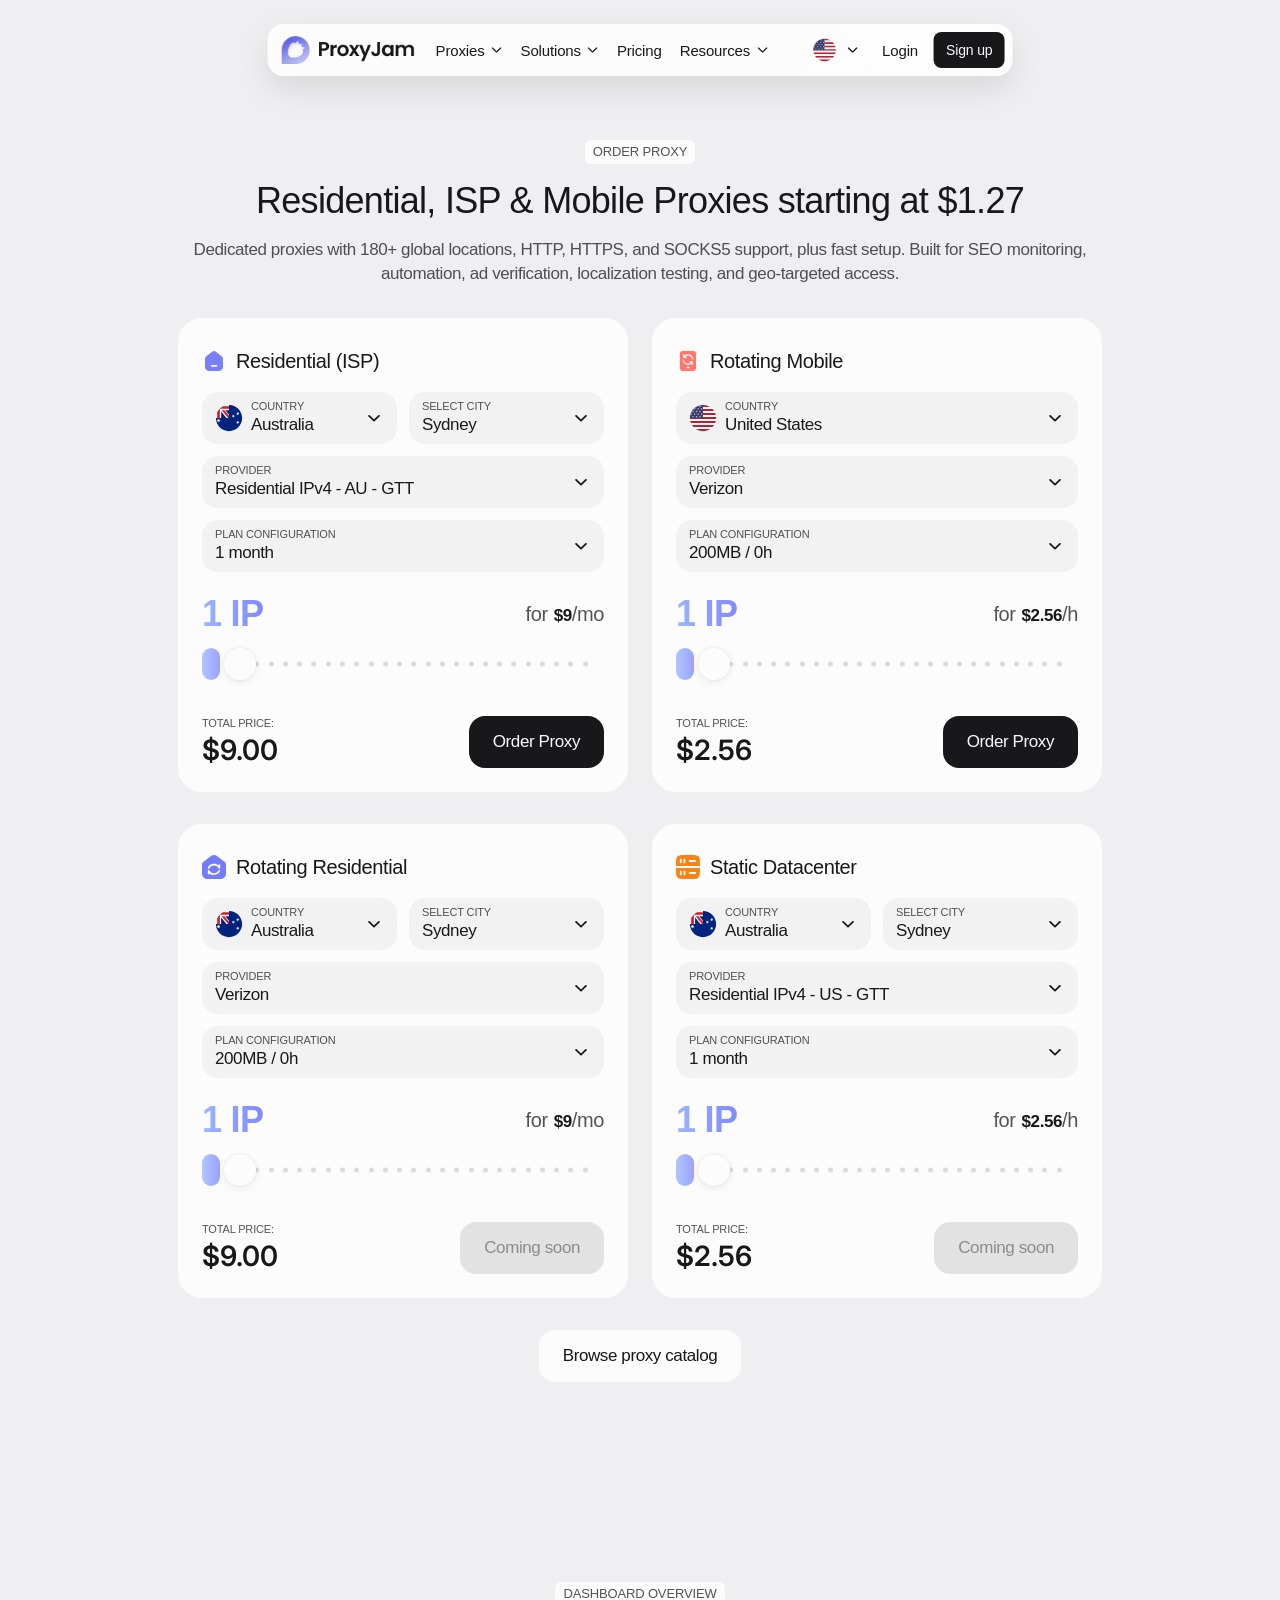
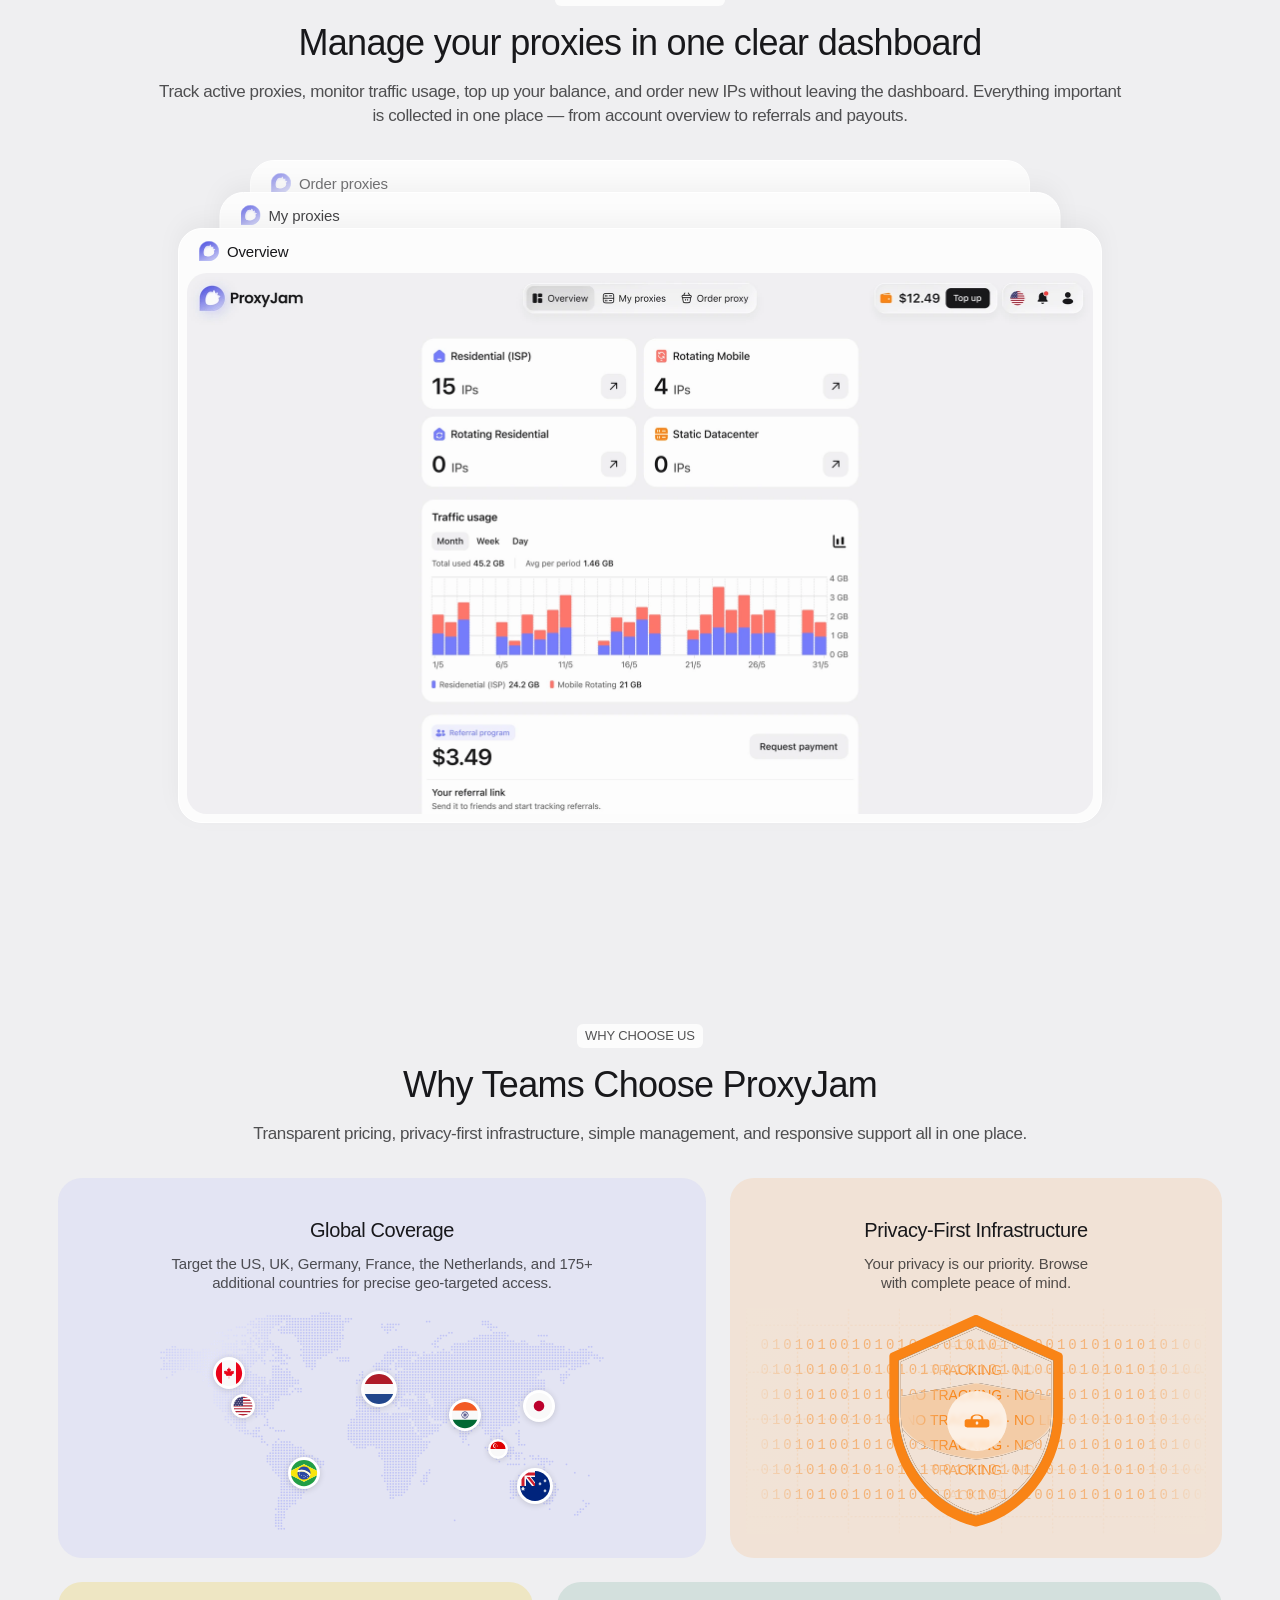
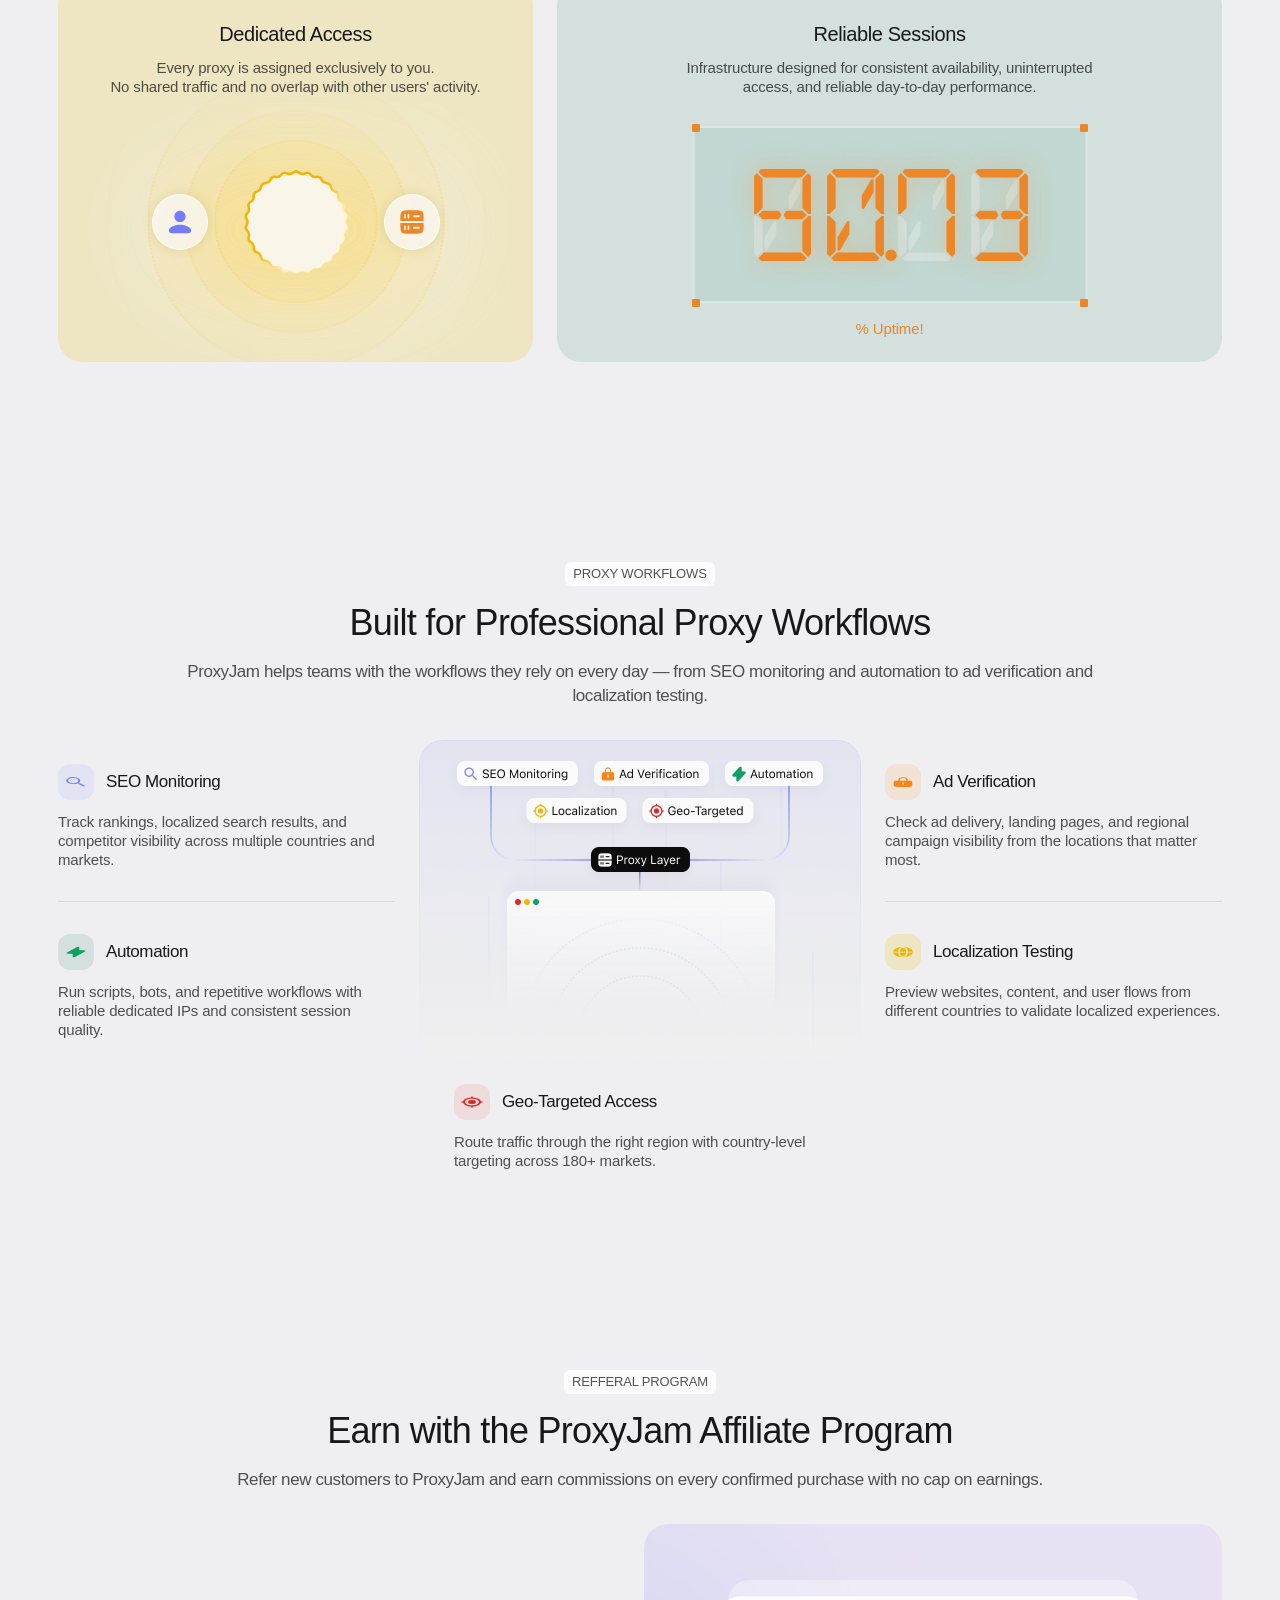
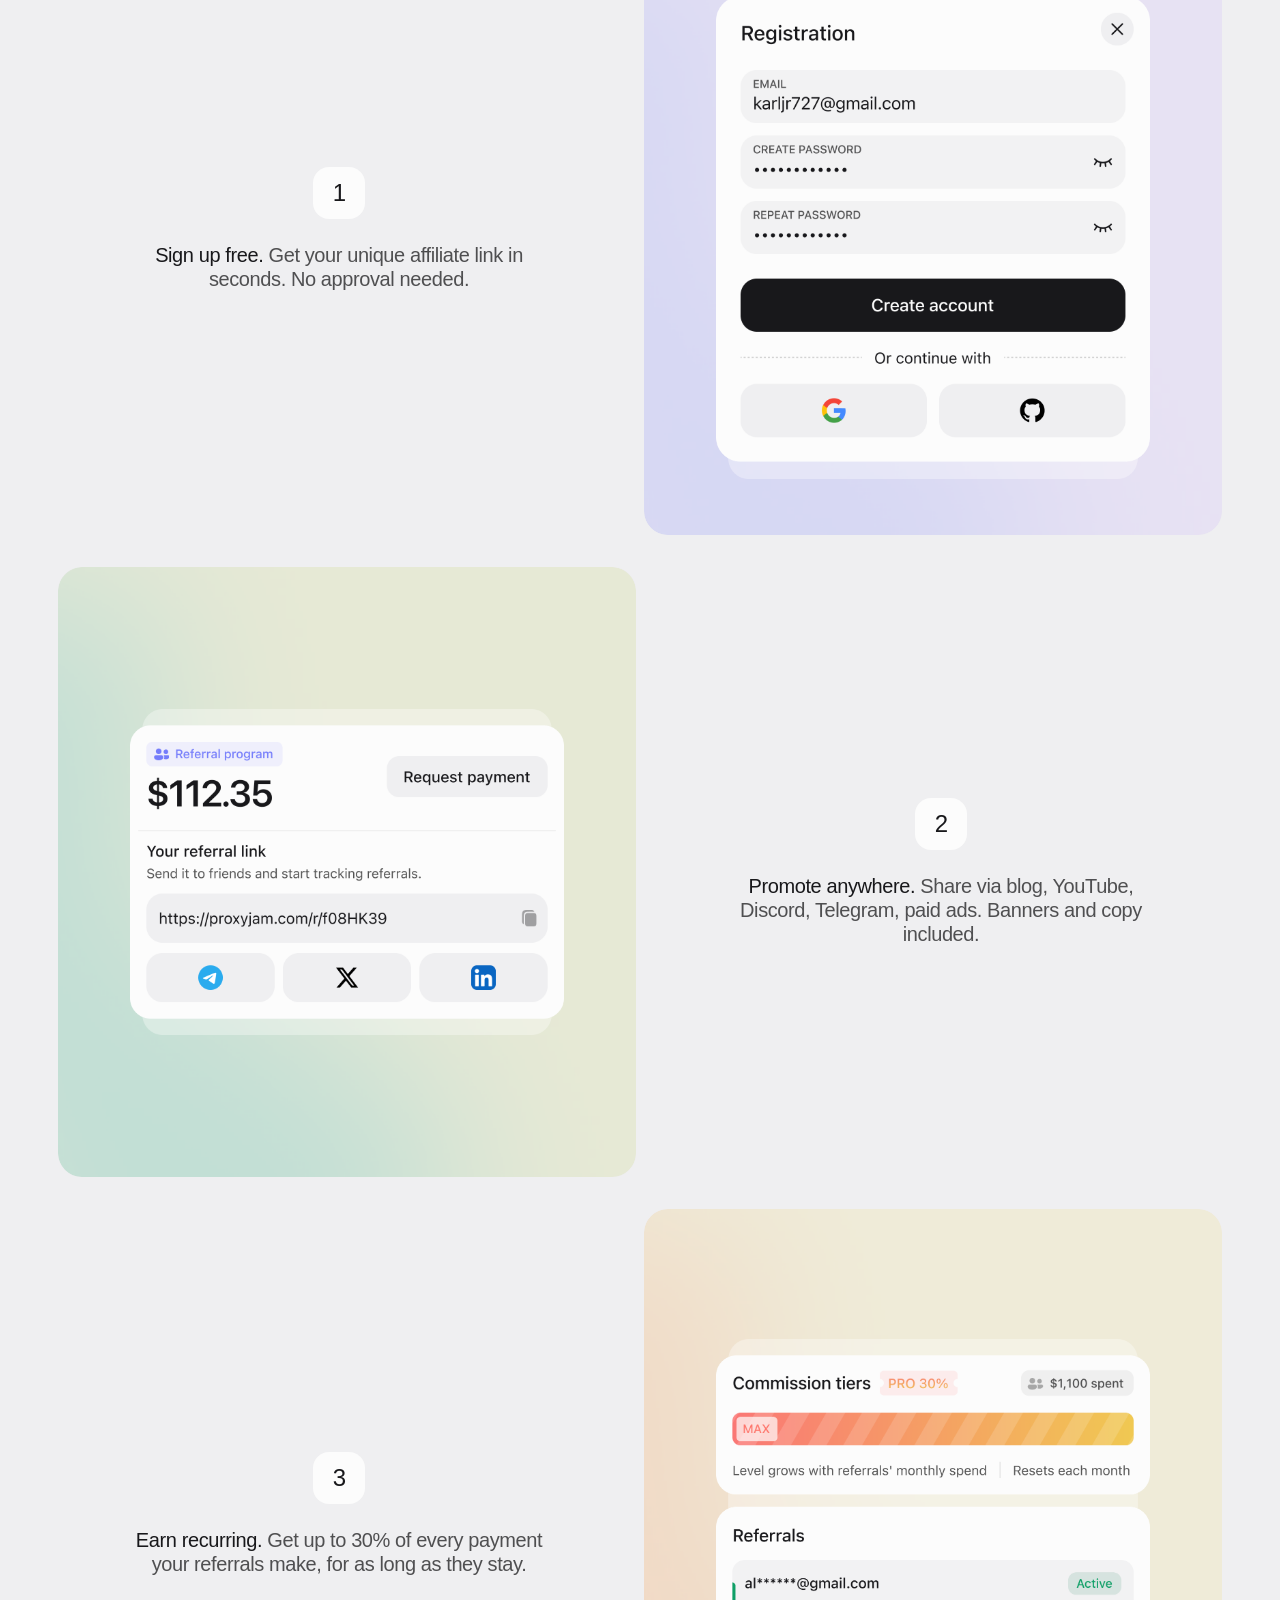
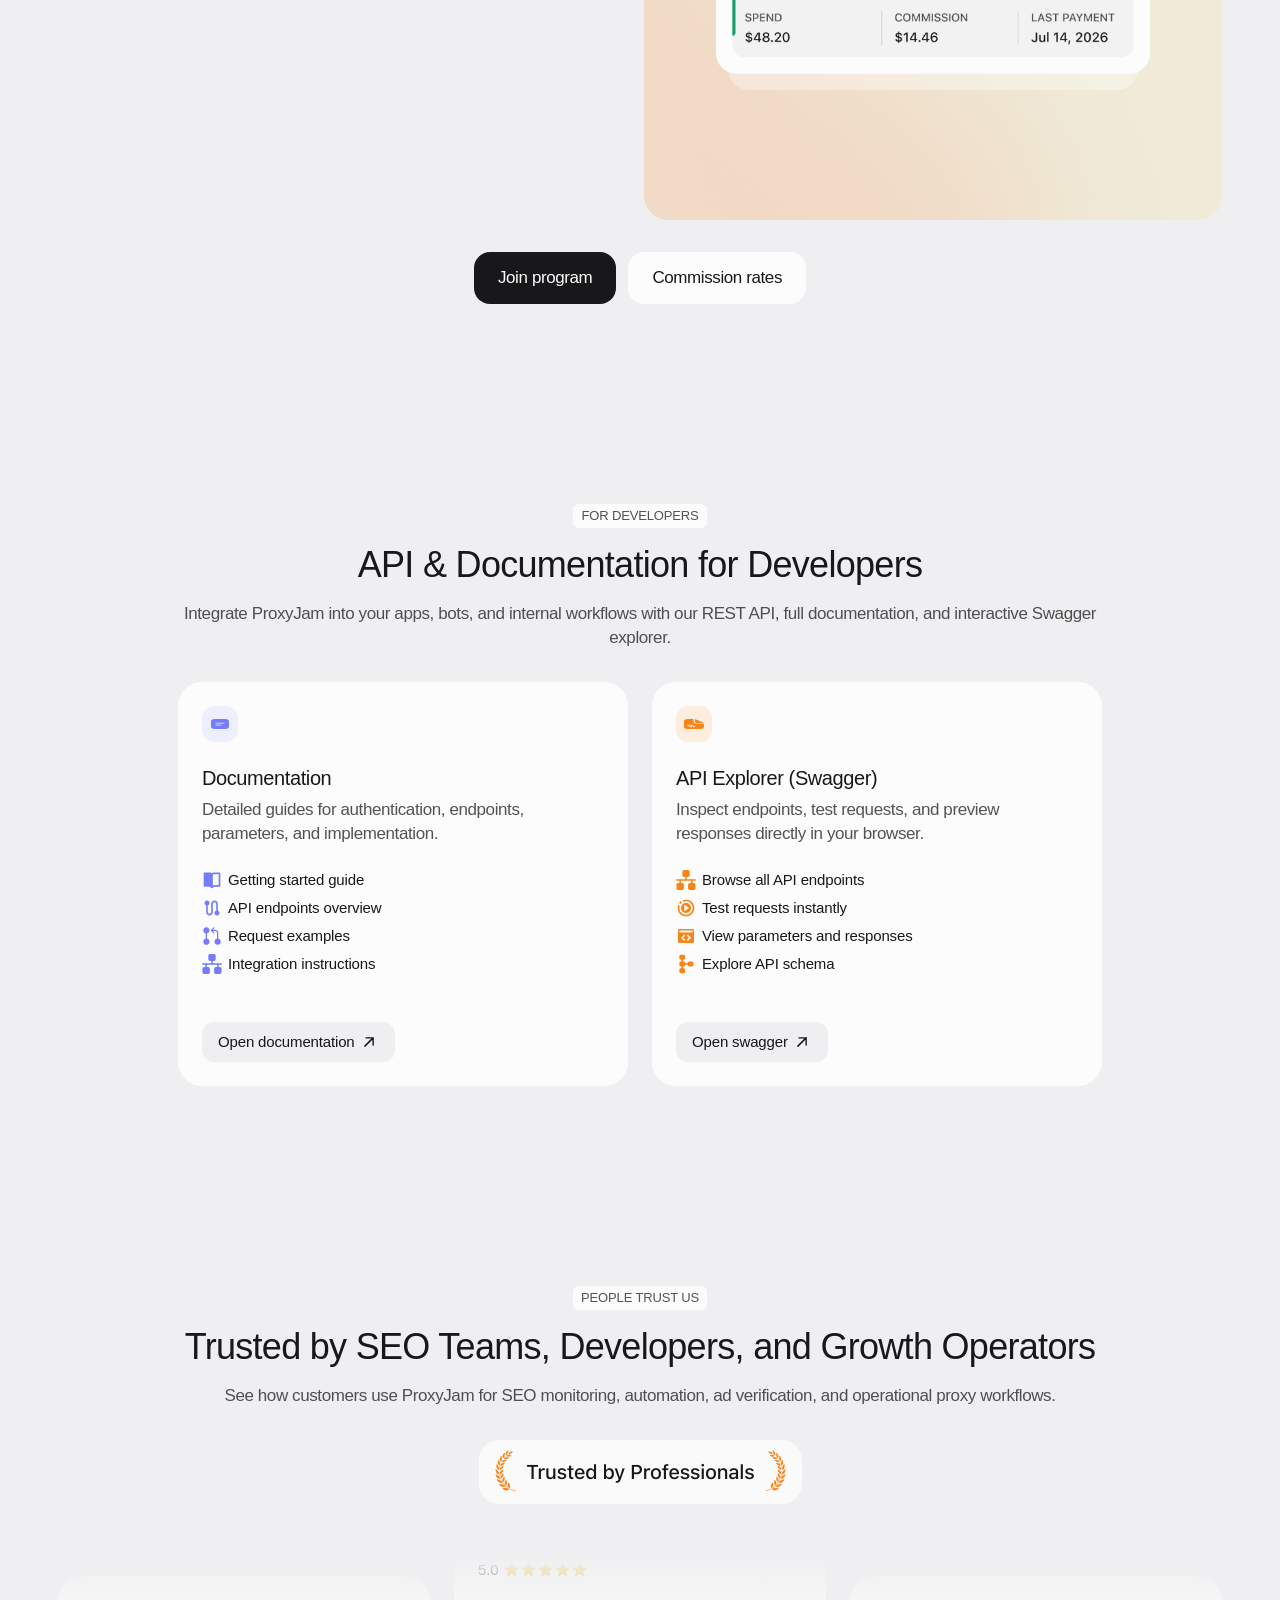
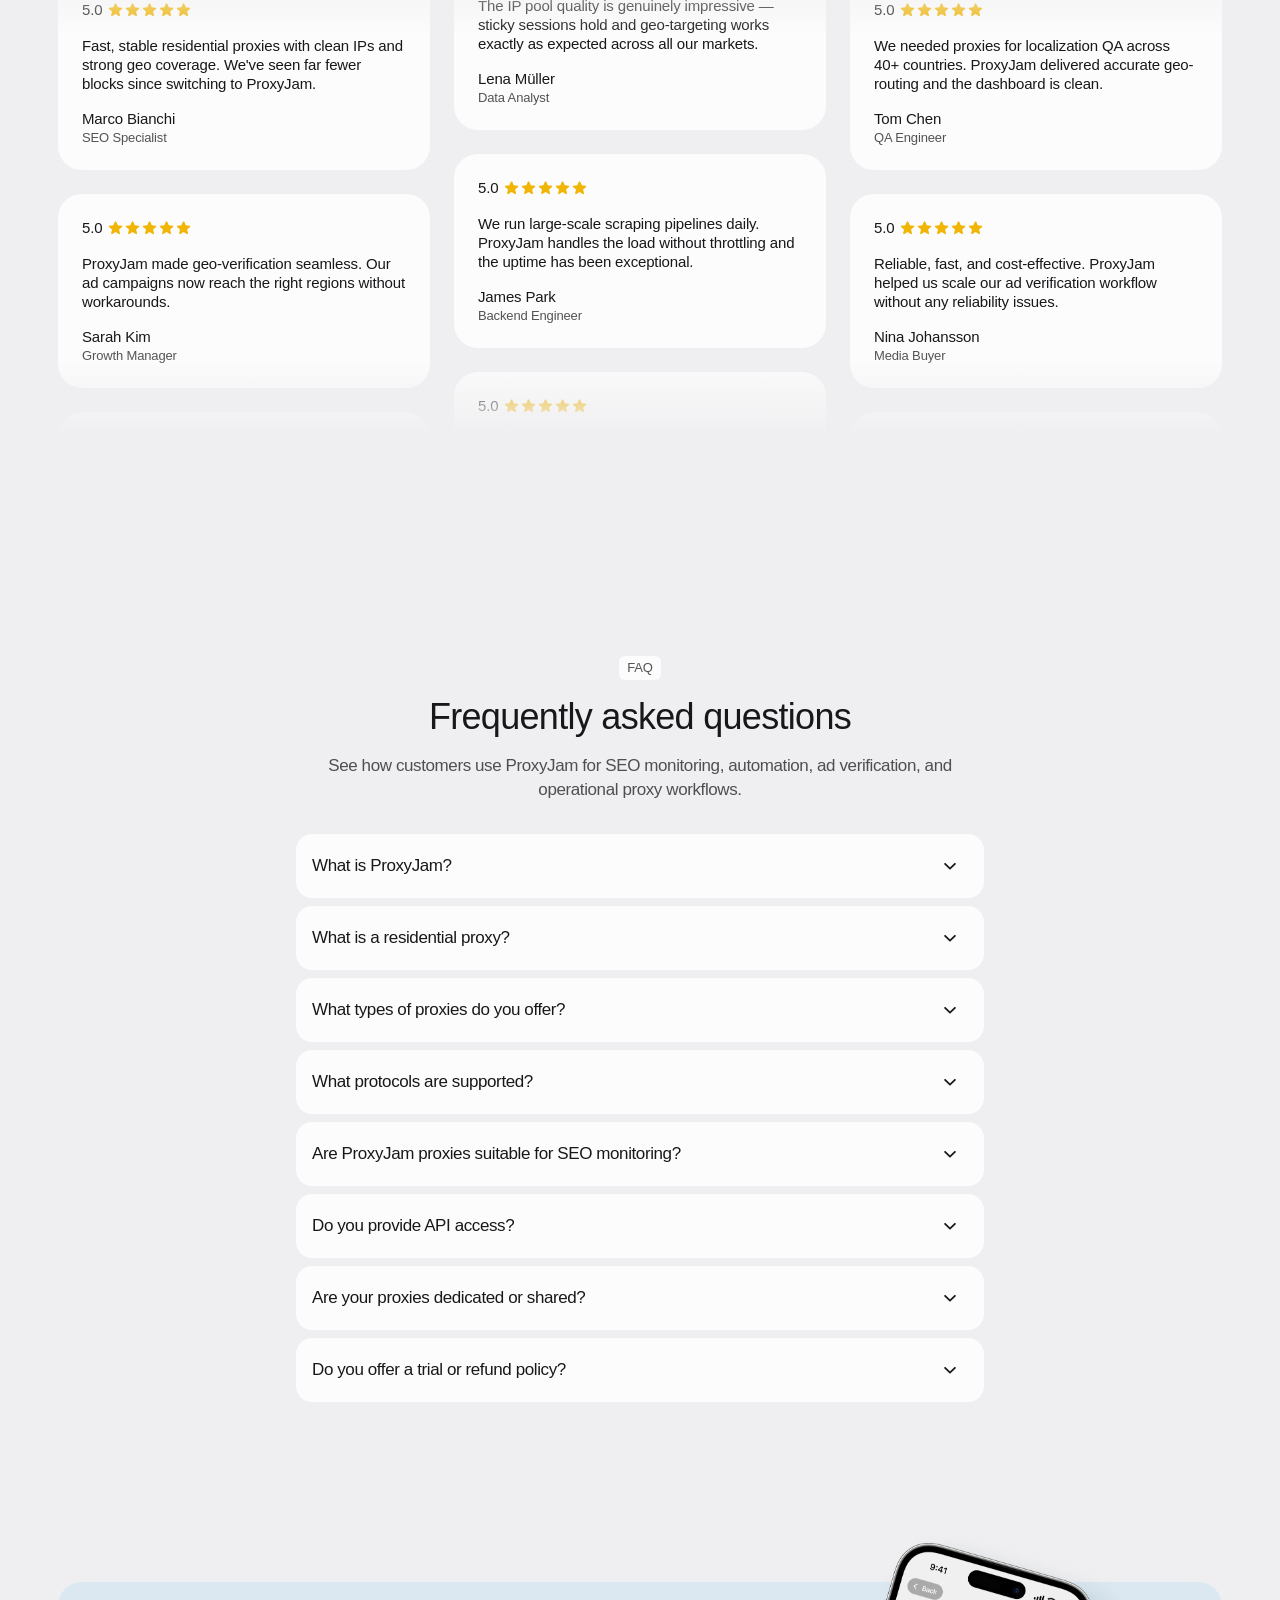
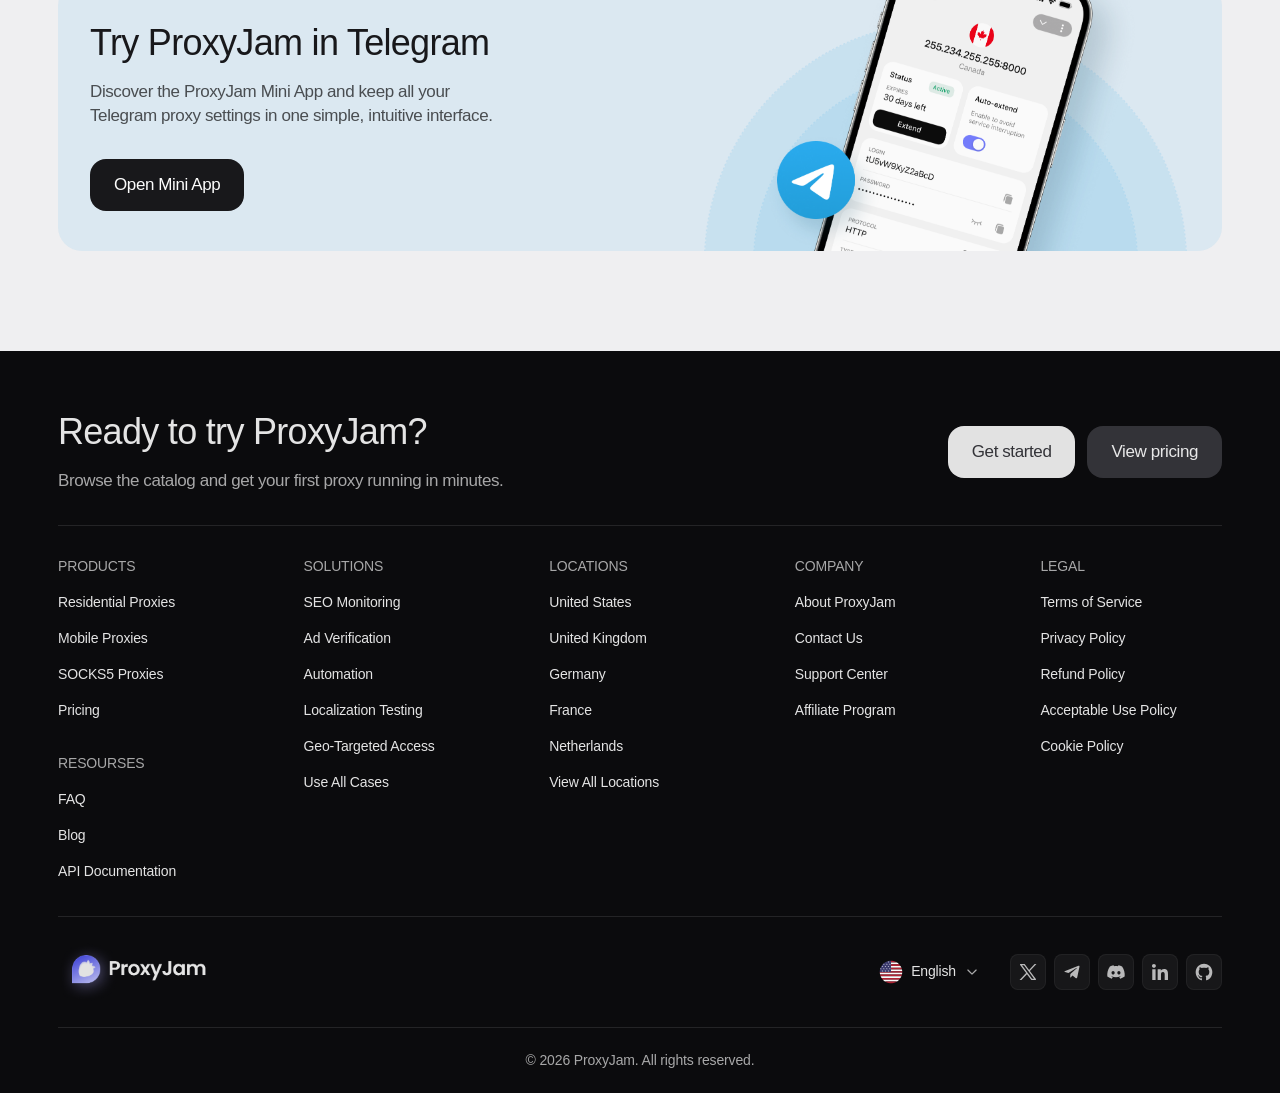
<file: index.html>
<!DOCTYPE html>
<html lang="en">
<head>
<meta charset="UTF-8">
<meta name="viewport" content="width=device-width, initial-scale=1.0">
<title>Residential, ISP &amp; Mobile Proxies starting at $1.27</title>
<link rel="preconnect" href="https://fonts.googleapis.com">
<link rel="preconnect" href="https://fonts.gstatic.com" crossorigin>
<link rel="stylesheet" href="https://fonts.googleapis.com/css2?family=Poppins:wght@600&family=Inter:wght@600&display=swap">
<link rel="preload" href="assets/fonts/DSEG14Classic-Regular.woff2" as="font" type="font/woff2" crossorigin>
<link rel="stylesheet" href="css/common.css">
<link rel="stylesheet" href="css/index.css">
</head>
<body>

<div data-include="partials/header.html"></div>


<!-- ═══════════════════════════════════════
     HERO SECTION — Order Proxy
════════════════════════════════════════ -->
<div class="hero-section">

<!-- Text -->
<div class="hero-text">
  <span class="section-label">ORDER PROXY</span>
  <h1 class="hero-title">Residential, ISP &amp; Mobile Proxies starting at $1.27</h1>
  <p class="hero-subtitle">Dedicated proxies with 180+ global locations, HTTP, HTTPS, and SOCKS5 support, plus fast setup. Built for SEO monitoring, automation, ad verification, localization testing, and geo-targeted access.</p>
</div>

<!-- Proxy Cards -->
<div class="proxy-cards-row">

  <!-- ── Card 1: Residential (ISP) ── -->
  <div class="pcard">
  <div class="pcard-inner">

    <div class="pcard-head">
      <img src="assets/icon-residential.svg" alt="" width="24" height="24">
      <span class="pcard-title">Residential (ISP)</span>
    </div>

    <div class="pcard-fields">
      <div class="pcard-fields-row">
        <!-- Country (dropdown) -->
        <div class="sel-wrap" data-sel="country-isp" data-searchable>
          <div class="sel-input">
            <img class="sel-flag" src="assets/flag-au.svg" alt="">
            <div class="sel-text">
              <span class="sel-label">Country</span>
              <span class="sel-value">Australia</span>
              <input class="sel-search" type="text" autocomplete="off" spellcheck="false" tabindex="-1" aria-label="Search country">
            </div>
            <img class="sel-chev" src="assets/chevron-down-field.svg" alt="">
          </div>
          <div class="sel-drop sel-drop--scroll" id="seldrop-country-isp">
            <div class="sel-drop-list">
              <div class="sel-drop-item sel-drop-item--on"><img src="assets/flag-au.svg" alt=""><div class="sel-drop-text"><span class="sel-drop-name">Australia</span><span class="sel-drop-price">$5.03/month</span></div><img class="sel-drop-check" src="assets/check-m.svg" alt=""></div>
              <div class="sel-drop-item"><img src="assets/flag-bg.svg" alt=""><div class="sel-drop-text"><span class="sel-drop-name">Bulgaria</span><span class="sel-drop-price">$5.03/month</span></div></div>
              <div class="sel-drop-item"><img src="assets/flag-be.svg" alt=""><div class="sel-drop-text"><span class="sel-drop-name">Belgium</span><span class="sel-drop-price">$5.03/month</span></div></div>
              <div class="sel-drop-item"><img src="assets/flag-bd.svg" alt=""><div class="sel-drop-text"><span class="sel-drop-name">Bangladesh</span><span class="sel-drop-price">$5.03/month</span></div></div>
              <div class="sel-drop-item"><img src="assets/flag-at.svg" alt=""><div class="sel-drop-text"><span class="sel-drop-name">Austria</span><span class="sel-drop-price">$5.03/month</span></div></div>
              <div class="sel-drop-item"><img src="assets/flag-us.svg" alt=""><div class="sel-drop-text"><span class="sel-drop-name">United States</span><span class="sel-drop-price">$5.03/month</span></div></div>
              <div class="sel-drop-item"><img src="assets/flag-br.svg" alt=""><div class="sel-drop-text"><span class="sel-drop-name">Brazil</span><span class="sel-drop-price">$4.87/month</span></div></div>
              <div class="sel-drop-item"><img src="assets/flag-ca.svg" alt=""><div class="sel-drop-text"><span class="sel-drop-name">Canada</span><span class="sel-drop-price">$5.03/month</span></div></div>
              <div class="sel-drop-item"><img src="assets/flag-in.svg" alt=""><div class="sel-drop-text"><span class="sel-drop-name">India</span><span class="sel-drop-price">$3.24/month</span></div></div>
              <div class="sel-drop-item"><img src="assets/flag-jp.svg" alt=""><div class="sel-drop-text"><span class="sel-drop-name">Japan</span><span class="sel-drop-price">$5.99/month</span></div></div>
              <div class="sel-drop-item"><img src="assets/flag-nl.svg" alt=""><div class="sel-drop-text"><span class="sel-drop-name">Netherlands</span><span class="sel-drop-price">$5.03/month</span></div></div>
              <div class="sel-drop-item"><img src="assets/flag-sg.svg" alt=""><div class="sel-drop-text"><span class="sel-drop-name">Singapore</span><span class="sel-drop-price">$5.49/month</span></div></div>
            </div>
            <div class="sel-drop-no-results" aria-hidden="true">No results</div>
            <div class="sel-scrollbar" aria-hidden="true"><div class="sel-scrollbar-thumb"></div></div>
          </div>
        </div>
        <!-- City -->
        <div class="sel-wrap" data-sel="city-isp">
          <div class="sel-input">
            <div class="sel-text">
              <span class="sel-label">Select City</span>
              <span class="sel-value">Sydney</span>
            </div>
            <img class="sel-chev" src="assets/chevron-down-field.svg" alt="">
          </div>
          <div class="sel-drop sel-drop--plan" id="seldrop-city-isp">
            <div class="sel-drop-item sel-drop-item--sm sel-drop-item--on"><span class="sel-drop-name">Sydney</span><img class="sel-drop-check" src="assets/check-m.svg" alt=""></div>
            <div class="sel-drop-item sel-drop-item--sm"><span class="sel-drop-name">Melbourne</span></div>
          </div>
        </div>
      </div>
      <!-- Provider -->
      <div class="sel-wrap" data-sel="provider-isp">
        <div class="sel-input">
          <div class="sel-text">
            <span class="sel-label">Provider</span>
            <span class="sel-value">Residential IPv4 - AU - GTT</span>
          </div>
          <img class="sel-chev" src="assets/chevron-down-field.svg" alt="">
        </div>
        <div class="sel-drop sel-drop--plan" id="seldrop-provider-isp">
          <div class="sel-drop-item sel-drop-item--sm sel-drop-item--on"><span class="sel-drop-name">Residential IPv4 - AU - GTT</span><img class="sel-drop-check" src="assets/check-m.svg" alt=""></div>
          <div class="sel-drop-item sel-drop-item--sm"><span class="sel-drop-name">Residential IPv4 - AU - NTT</span></div>
        </div>
      </div>
      <!-- Plan Configuration (dropdown) -->
      <div class="sel-wrap" data-sel="plan-isp">
        <div class="sel-input">
          <div class="sel-text">
            <span class="sel-label">Plan Configuration</span>
            <span class="sel-value">1 month</span>
          </div>
          <img class="sel-chev" src="assets/chevron-down-field.svg" alt="">
        </div>
        <div class="sel-drop sel-drop--plan sel-drop--scroll" id="seldrop-plan-isp">
          <div class="sel-drop-list">
            <div class="sel-drop-item sel-drop-item--sm sel-drop-item--on"><span class="sel-drop-name">1 month</span><img class="sel-drop-check" src="assets/check-m.svg" alt=""></div>
            <div class="sel-drop-item sel-drop-item--sm"><span class="sel-drop-name">2 months</span></div>
            <div class="sel-drop-item sel-drop-item--sm"><span class="sel-drop-name">3 months</span></div>
            <div class="sel-drop-item sel-drop-item--sm"><span class="sel-drop-name">4 months</span></div>
            <div class="sel-drop-item sel-drop-item--sm"><span class="sel-drop-name">5 months</span></div>
            <div class="sel-drop-item sel-drop-item--sm"><span class="sel-drop-name">6 months</span></div>
            <div class="sel-drop-item sel-drop-item--sm"><span class="sel-drop-name">7 months</span></div>
            <div class="sel-drop-item sel-drop-item--sm"><span class="sel-drop-name">8 months</span></div>
            <div class="sel-drop-item sel-drop-item--sm"><span class="sel-drop-name">9 months</span></div>
            <div class="sel-drop-item sel-drop-item--sm"><span class="sel-drop-name">10 months</span></div>
            <div class="sel-drop-item sel-drop-item--sm"><span class="sel-drop-name">11 months</span></div>
            <div class="sel-drop-item sel-drop-item--sm"><span class="sel-drop-name">12 months</span></div>
          </div>
          <div class="sel-drop-no-results" aria-hidden="true">No results</div>
          <div class="sel-scrollbar" aria-hidden="true"><div class="sel-scrollbar-thumb"></div></div>
        </div>
      </div>
    </div>

    <div class="pcard-pricing">
      <div class="pcard-pricing-body">
        <div class="pcard-pricing-row">
          <span class="pcard-ip-count">1 IP</span>
          <div class="pcard-price-right">
            <span class="pcard-price-for">for</span>
            <span class="pcard-price-num">$9<span class="pcard-price-unit">/mo</span></span>
          </div>
        </div>
        <div class="pcard-slider">
          <div class="pcard-slider-dots"></div>
          <div class="pcard-slider-thumb-wrap">
            <div class="pcard-slider-fill"></div>
            <div class="pcard-slider-thumb"></div>
          </div>
        </div>
      </div>
      <div class="pcard-footer">
        <div class="pcard-total">
          <span class="pcard-total-label">Total price:</span>
          <span class="pcard-total-amount">$4.20</span>
        </div>
        <a href="#" class="btn-primary btn-xl">Order Proxy</a>
      </div>
    </div>

  </div>
  </div><!-- /card 1 -->

  <!-- ── Card 2: Rotating Mobile ── -->
  <div class="pcard">
  <div class="pcard-inner">

    <div class="pcard-head">
      <img src="assets/icon-mobile.svg" alt="" width="24" height="24">
      <span class="pcard-title">Rotating Mobile</span>
    </div>

    <div class="pcard-fields">
      <!-- Country -->
      <div class="sel-wrap" data-sel="country-mob" data-searchable>
        <div class="sel-input">
          <img class="sel-flag" src="assets/flag-us.svg" alt="">
          <div class="sel-text">
            <span class="sel-label">Country</span>
            <span class="sel-value">United States</span>
            <input class="sel-search" type="text" autocomplete="off" spellcheck="false" tabindex="-1" aria-label="Search country">
          </div>
          <img class="sel-chev" src="assets/chevron-down-field.svg" alt="">
        </div>
        <div class="sel-drop sel-drop--scroll" id="seldrop-country-mob">
          <div class="sel-drop-list">
            <div class="sel-drop-item sel-drop-item--on"><img src="assets/flag-us.svg" alt=""><div class="sel-drop-text"><span class="sel-drop-name">United States</span><span class="sel-drop-price">$2.56/h</span></div><img class="sel-drop-check" src="assets/check-m.svg" alt=""></div>
            <div class="sel-drop-item"><img src="assets/flag-au.svg" alt=""><div class="sel-drop-text"><span class="sel-drop-name">Australia</span><span class="sel-drop-price">$2.98/h</span></div></div>
            <div class="sel-drop-item"><img src="assets/flag-be.svg" alt=""><div class="sel-drop-text"><span class="sel-drop-name">Belgium</span><span class="sel-drop-price">$2.80/h</span></div></div>
            <div class="sel-drop-item"><img src="assets/flag-br.svg" alt=""><div class="sel-drop-text"><span class="sel-drop-name">Brazil</span><span class="sel-drop-price">$2.40/h</span></div></div>
            <div class="sel-drop-item"><img src="assets/flag-ca.svg" alt=""><div class="sel-drop-text"><span class="sel-drop-name">Canada</span><span class="sel-drop-price">$2.70/h</span></div></div>
            <div class="sel-drop-item"><img src="assets/flag-at.svg" alt=""><div class="sel-drop-text"><span class="sel-drop-name">Austria</span><span class="sel-drop-price">$2.75/h</span></div></div>
            <div class="sel-drop-item"><img src="assets/flag-bg.svg" alt=""><div class="sel-drop-text"><span class="sel-drop-name">Bulgaria</span><span class="sel-drop-price">$2.60/h</span></div></div>
            <div class="sel-drop-item"><img src="assets/flag-in.svg" alt=""><div class="sel-drop-text"><span class="sel-drop-name">India</span><span class="sel-drop-price">$1.90/h</span></div></div>
            <div class="sel-drop-item"><img src="assets/flag-jp.svg" alt=""><div class="sel-drop-text"><span class="sel-drop-name">Japan</span><span class="sel-drop-price">$3.10/h</span></div></div>
            <div class="sel-drop-item"><img src="assets/flag-nl.svg" alt=""><div class="sel-drop-text"><span class="sel-drop-name">Netherlands</span><span class="sel-drop-price">$2.80/h</span></div></div>
            <div class="sel-drop-item"><img src="assets/flag-sg.svg" alt=""><div class="sel-drop-text"><span class="sel-drop-name">Singapore</span><span class="sel-drop-price">$3.20/h</span></div></div>
            <div class="sel-drop-item"><img src="assets/flag-bd.svg" alt=""><div class="sel-drop-text"><span class="sel-drop-name">Bangladesh</span><span class="sel-drop-price">$1.75/h</span></div></div>
          </div>
          <div class="sel-drop-no-results" aria-hidden="true">No results</div>
          <div class="sel-scrollbar" aria-hidden="true"><div class="sel-scrollbar-thumb"></div></div>
        </div>
      </div>
      <!-- Provider -->
      <div class="sel-wrap" data-sel="provider-mob">
        <div class="sel-input">
          <div class="sel-text">
            <span class="sel-label">Provider</span>
            <span class="sel-value">Verizon</span>
          </div>
          <img class="sel-chev" src="assets/chevron-down-field.svg" alt="">
        </div>
        <div class="sel-drop sel-drop--plan" id="seldrop-provider-mob">
          <div class="sel-drop-item sel-drop-item--sm sel-drop-item--on"><span class="sel-drop-name">Verizon</span><img class="sel-drop-check" src="assets/check-m.svg" alt=""></div>
          <div class="sel-drop-item sel-drop-item--sm"><span class="sel-drop-name">AT&amp;T</span></div>
        </div>
      </div>
      <!-- Plan Configuration -->
      <div class="sel-wrap" data-sel="plan-mob">
        <div class="sel-input">
          <div class="sel-text">
            <span class="sel-label">Plan Configuration</span>
            <span class="sel-value">200MB / 0h</span>
          </div>
          <img class="sel-chev" src="assets/chevron-down-field.svg" alt="">
        </div>
        <div class="sel-drop sel-drop--plan" id="seldrop-plan-mob">
          <div class="sel-drop-item sel-drop-item--sm sel-drop-item--on"><span class="sel-drop-name">200MB / 0h</span><img class="sel-drop-check" src="assets/check-m.svg" alt=""></div>
          <div class="sel-drop-item sel-drop-item--sm"><span class="sel-drop-name">Unlimited / 1 day</span></div>
          <div class="sel-drop-item sel-drop-item--sm"><span class="sel-drop-name">Unlimited / 1 week</span></div>
          <div class="sel-drop-item sel-drop-item--sm"><span class="sel-drop-name">Unlimited / 15 days</span></div>
          <div class="sel-drop-item sel-drop-item--sm"><span class="sel-drop-name">Unlimited / 1 month</span></div>
        </div>
      </div>
    </div>

    <div class="pcard-pricing">
      <div class="pcard-pricing-body">
        <div class="pcard-pricing-row">
          <span class="pcard-ip-count">1 IP</span>
          <div class="pcard-price-right">
            <span class="pcard-price-for">for</span>
            <span class="pcard-price-num">$2.56<span class="pcard-price-unit">/h</span></span>
          </div>
        </div>
        <div class="pcard-slider">
          <div class="pcard-slider-dots"></div>
          <div class="pcard-slider-thumb-wrap">
            <div class="pcard-slider-fill"></div>
            <div class="pcard-slider-thumb"></div>
          </div>
        </div>
      </div>
      <div class="pcard-footer">
        <div class="pcard-total">
          <span class="pcard-total-label">Total price:</span>
          <span class="pcard-total-amount">$1.50</span>
        </div>
        <a href="#" class="btn-primary btn-xl">Order Proxy</a>
      </div>
    </div>

  </div>
  </div><!-- /card 2 -->

</div><!-- /proxy-cards-row -->

<div class="proxy-cards-row">

  <!-- ── Card 3: Rotating Residential ── -->
  <div class="pcard">
  <div class="pcard-inner">

    <div class="pcard-head">
      <img src="assets/icon-residential-rotating.svg" alt="" width="24" height="24">
      <span class="pcard-title">Rotating Residential</span>
    </div>

    <div class="pcard-fields">
      <div class="pcard-fields-row">
        <!-- Country (dropdown) -->
        <div class="sel-wrap" data-sel="country-res-rot" data-searchable>
          <div class="sel-input">
            <img class="sel-flag" src="assets/flag-au.svg" alt="">
            <div class="sel-text">
              <span class="sel-label">Country</span>
              <span class="sel-value">Australia</span>
              <input class="sel-search" type="text" autocomplete="off" spellcheck="false" tabindex="-1" aria-label="Search country">
            </div>
            <img class="sel-chev" src="assets/chevron-down-field.svg" alt="">
          </div>
          <div class="sel-drop sel-drop--scroll" id="seldrop-country-res-rot">
            <div class="sel-drop-list">
              <div class="sel-drop-item sel-drop-item--on"><img src="assets/flag-au.svg" alt=""><div class="sel-drop-text"><span class="sel-drop-name">Australia</span><span class="sel-drop-price">$9.00/month</span></div><img class="sel-drop-check" src="assets/check-m.svg" alt=""></div>
              <div class="sel-drop-item"><img src="assets/flag-us.svg" alt=""><div class="sel-drop-text"><span class="sel-drop-name">United States</span><span class="sel-drop-price">$8.40/month</span></div></div>
              <div class="sel-drop-item"><img src="assets/flag-bg.svg" alt=""><div class="sel-drop-text"><span class="sel-drop-name">Bulgaria</span><span class="sel-drop-price">$8.10/month</span></div></div>
              <div class="sel-drop-item"><img src="assets/flag-be.svg" alt=""><div class="sel-drop-text"><span class="sel-drop-name">Belgium</span><span class="sel-drop-price">$8.60/month</span></div></div>
              <div class="sel-drop-item"><img src="assets/flag-bd.svg" alt=""><div class="sel-drop-text"><span class="sel-drop-name">Bangladesh</span><span class="sel-drop-price">$6.90/month</span></div></div>
              <div class="sel-drop-item"><img src="assets/flag-at.svg" alt=""><div class="sel-drop-text"><span class="sel-drop-name">Austria</span><span class="sel-drop-price">$8.70/month</span></div></div>
              <div class="sel-drop-item"><img src="assets/flag-br.svg" alt=""><div class="sel-drop-text"><span class="sel-drop-name">Brazil</span><span class="sel-drop-price">$7.80/month</span></div></div>
              <div class="sel-drop-item"><img src="assets/flag-ca.svg" alt=""><div class="sel-drop-text"><span class="sel-drop-name">Canada</span><span class="sel-drop-price">$8.50/month</span></div></div>
              <div class="sel-drop-item"><img src="assets/flag-in.svg" alt=""><div class="sel-drop-text"><span class="sel-drop-name">India</span><span class="sel-drop-price">$6.40/month</span></div></div>
              <div class="sel-drop-item"><img src="assets/flag-jp.svg" alt=""><div class="sel-drop-text"><span class="sel-drop-name">Japan</span><span class="sel-drop-price">$9.60/month</span></div></div>
              <div class="sel-drop-item"><img src="assets/flag-nl.svg" alt=""><div class="sel-drop-text"><span class="sel-drop-name">Netherlands</span><span class="sel-drop-price">$8.50/month</span></div></div>
              <div class="sel-drop-item"><img src="assets/flag-sg.svg" alt=""><div class="sel-drop-text"><span class="sel-drop-name">Singapore</span><span class="sel-drop-price">$9.20/month</span></div></div>
            </div>
            <div class="sel-drop-no-results" aria-hidden="true">No results</div>
            <div class="sel-scrollbar" aria-hidden="true"><div class="sel-scrollbar-thumb"></div></div>
          </div>
        </div>
        <!-- City -->
        <div class="sel-wrap" data-sel="city-res-rot">
          <div class="sel-input">
            <div class="sel-text">
              <span class="sel-label">Select City</span>
              <span class="sel-value">Sydney</span>
            </div>
            <img class="sel-chev" src="assets/chevron-down-field.svg" alt="">
          </div>
          <div class="sel-drop sel-drop--plan" id="seldrop-city-res-rot">
            <div class="sel-drop-item sel-drop-item--sm sel-drop-item--on"><span class="sel-drop-name">Sydney</span><img class="sel-drop-check" src="assets/check-m.svg" alt=""></div>
            <div class="sel-drop-item sel-drop-item--sm"><span class="sel-drop-name">Melbourne</span></div>
          </div>
        </div>
      </div>
      <!-- Provider -->
      <div class="sel-wrap" data-sel="provider-res-rot">
        <div class="sel-input">
          <div class="sel-text">
            <span class="sel-label">Provider</span>
            <span class="sel-value">Verizon</span>
          </div>
          <img class="sel-chev" src="assets/chevron-down-field.svg" alt="">
        </div>
        <div class="sel-drop sel-drop--plan" id="seldrop-provider-res-rot">
          <div class="sel-drop-item sel-drop-item--sm sel-drop-item--on"><span class="sel-drop-name">Verizon</span><img class="sel-drop-check" src="assets/check-m.svg" alt=""></div>
          <div class="sel-drop-item sel-drop-item--sm"><span class="sel-drop-name">AT&amp;T</span></div>
        </div>
      </div>
      <!-- Plan Configuration -->
      <div class="sel-wrap" data-sel="plan-res-rot">
        <div class="sel-input">
          <div class="sel-text">
            <span class="sel-label">Plan Configuration</span>
            <span class="sel-value">200MB / 0h</span>
          </div>
          <img class="sel-chev" src="assets/chevron-down-field.svg" alt="">
        </div>
        <div class="sel-drop sel-drop--plan" id="seldrop-plan-res-rot">
          <div class="sel-drop-item sel-drop-item--sm sel-drop-item--on"><span class="sel-drop-name">200MB / 0h</span><img class="sel-drop-check" src="assets/check-m.svg" alt=""></div>
          <div class="sel-drop-item sel-drop-item--sm"><span class="sel-drop-name">Unlimited / 1 day</span></div>
          <div class="sel-drop-item sel-drop-item--sm"><span class="sel-drop-name">Unlimited / 1 week</span></div>
          <div class="sel-drop-item sel-drop-item--sm"><span class="sel-drop-name">Unlimited / 15 days</span></div>
          <div class="sel-drop-item sel-drop-item--sm"><span class="sel-drop-name">Unlimited / 1 month</span></div>
        </div>
      </div>
    </div>

    <div class="pcard-pricing">
      <div class="pcard-pricing-body">
        <div class="pcard-pricing-row">
          <span class="pcard-ip-count">1 IP</span>
          <div class="pcard-price-right">
            <span class="pcard-price-for">for</span>
            <span class="pcard-price-num">$9<span class="pcard-price-unit">/mo</span></span>
          </div>
        </div>
        <div class="pcard-slider">
          <div class="pcard-slider-dots"></div>
          <div class="pcard-slider-thumb-wrap">
            <div class="pcard-slider-fill"></div>
            <div class="pcard-slider-thumb"></div>
          </div>
        </div>
      </div>
      <div class="pcard-footer">
        <div class="pcard-total">
          <span class="pcard-total-label">Total price:</span>
          <span class="pcard-total-amount">$4.20</span>
        </div>
        <button type="button" class="btn-primary btn-xl" disabled>Coming soon</button>
      </div>
    </div>

  </div>
  </div><!-- /card 3 -->

  <!-- ── Card 4: Static Datacenter ── -->
  <div class="pcard">
  <div class="pcard-inner">

    <div class="pcard-head">
      <img src="assets/icon-datacenter.svg" alt="" width="24" height="24">
      <span class="pcard-title">Static Datacenter</span>
    </div>

    <div class="pcard-fields">
      <div class="pcard-fields-row">
        <!-- Country (dropdown) -->
        <div class="sel-wrap" data-sel="country-dc" data-searchable>
          <div class="sel-input">
            <img class="sel-flag" src="assets/flag-au.svg" alt="">
            <div class="sel-text">
              <span class="sel-label">Country</span>
              <span class="sel-value">Australia</span>
              <input class="sel-search" type="text" autocomplete="off" spellcheck="false" tabindex="-1" aria-label="Search country">
            </div>
            <img class="sel-chev" src="assets/chevron-down-field.svg" alt="">
          </div>
          <div class="sel-drop sel-drop--scroll" id="seldrop-country-dc">
            <div class="sel-drop-list">
              <div class="sel-drop-item sel-drop-item--on"><img src="assets/flag-au.svg" alt=""><div class="sel-drop-text"><span class="sel-drop-name">Australia</span><span class="sel-drop-price">$2.56/h</span></div><img class="sel-drop-check" src="assets/check-m.svg" alt=""></div>
              <div class="sel-drop-item"><img src="assets/flag-us.svg" alt=""><div class="sel-drop-text"><span class="sel-drop-name">United States</span><span class="sel-drop-price">$2.30/h</span></div></div>
              <div class="sel-drop-item"><img src="assets/flag-nl.svg" alt=""><div class="sel-drop-text"><span class="sel-drop-name">Netherlands</span><span class="sel-drop-price">$2.20/h</span></div></div>
              <div class="sel-drop-item"><img src="assets/flag-be.svg" alt=""><div class="sel-drop-text"><span class="sel-drop-name">Belgium</span><span class="sel-drop-price">$2.35/h</span></div></div>
              <div class="sel-drop-item"><img src="assets/flag-at.svg" alt=""><div class="sel-drop-text"><span class="sel-drop-name">Austria</span><span class="sel-drop-price">$2.40/h</span></div></div>
              <div class="sel-drop-item"><img src="assets/flag-bg.svg" alt=""><div class="sel-drop-text"><span class="sel-drop-name">Bulgaria</span><span class="sel-drop-price">$2.10/h</span></div></div>
              <div class="sel-drop-item"><img src="assets/flag-ca.svg" alt=""><div class="sel-drop-text"><span class="sel-drop-name">Canada</span><span class="sel-drop-price">$2.45/h</span></div></div>
              <div class="sel-drop-item"><img src="assets/flag-br.svg" alt=""><div class="sel-drop-text"><span class="sel-drop-name">Brazil</span><span class="sel-drop-price">$2.15/h</span></div></div>
              <div class="sel-drop-item"><img src="assets/flag-in.svg" alt=""><div class="sel-drop-text"><span class="sel-drop-name">India</span><span class="sel-drop-price">$1.80/h</span></div></div>
              <div class="sel-drop-item"><img src="assets/flag-jp.svg" alt=""><div class="sel-drop-text"><span class="sel-drop-name">Japan</span><span class="sel-drop-price">$2.90/h</span></div></div>
              <div class="sel-drop-item"><img src="assets/flag-sg.svg" alt=""><div class="sel-drop-text"><span class="sel-drop-name">Singapore</span><span class="sel-drop-price">$2.85/h</span></div></div>
              <div class="sel-drop-item"><img src="assets/flag-bd.svg" alt=""><div class="sel-drop-text"><span class="sel-drop-name">Bangladesh</span><span class="sel-drop-price">$1.70/h</span></div></div>
            </div>
            <div class="sel-drop-no-results" aria-hidden="true">No results</div>
            <div class="sel-scrollbar" aria-hidden="true"><div class="sel-scrollbar-thumb"></div></div>
          </div>
        </div>
        <!-- City -->
        <div class="sel-wrap" data-sel="city-dc">
          <div class="sel-input">
            <div class="sel-text">
              <span class="sel-label">Select City</span>
              <span class="sel-value">Sydney</span>
            </div>
            <img class="sel-chev" src="assets/chevron-down-field.svg" alt="">
          </div>
          <div class="sel-drop sel-drop--plan" id="seldrop-city-dc">
            <div class="sel-drop-item sel-drop-item--sm sel-drop-item--on"><span class="sel-drop-name">Sydney</span><img class="sel-drop-check" src="assets/check-m.svg" alt=""></div>
            <div class="sel-drop-item sel-drop-item--sm"><span class="sel-drop-name">Melbourne</span></div>
          </div>
        </div>
      </div>
      <!-- Provider -->
      <div class="sel-wrap" data-sel="provider-dc">
        <div class="sel-input">
          <div class="sel-text">
            <span class="sel-label">Provider</span>
            <span class="sel-value">Residential IPv4 - US - GTT</span>
          </div>
          <img class="sel-chev" src="assets/chevron-down-field.svg" alt="">
        </div>
        <div class="sel-drop sel-drop--plan" id="seldrop-provider-dc">
          <div class="sel-drop-item sel-drop-item--sm sel-drop-item--on"><span class="sel-drop-name">Residential IPv4 - US - GTT</span><img class="sel-drop-check" src="assets/check-m.svg" alt=""></div>
          <div class="sel-drop-item sel-drop-item--sm"><span class="sel-drop-name">Residential IPv4 - US - NTT</span></div>
        </div>
      </div>
      <!-- Plan Configuration (dropdown) -->
      <div class="sel-wrap" data-sel="plan-dc">
        <div class="sel-input">
          <div class="sel-text">
            <span class="sel-label">Plan Configuration</span>
            <span class="sel-value">1 month</span>
          </div>
          <img class="sel-chev" src="assets/chevron-down-field.svg" alt="">
        </div>
        <div class="sel-drop sel-drop--plan sel-drop--scroll" id="seldrop-plan-dc">
          <div class="sel-drop-list">
            <div class="sel-drop-item sel-drop-item--sm sel-drop-item--on"><span class="sel-drop-name">1 month</span><img class="sel-drop-check" src="assets/check-m.svg" alt=""></div>
            <div class="sel-drop-item sel-drop-item--sm"><span class="sel-drop-name">2 months</span></div>
            <div class="sel-drop-item sel-drop-item--sm"><span class="sel-drop-name">3 months</span></div>
            <div class="sel-drop-item sel-drop-item--sm"><span class="sel-drop-name">4 months</span></div>
            <div class="sel-drop-item sel-drop-item--sm"><span class="sel-drop-name">5 months</span></div>
            <div class="sel-drop-item sel-drop-item--sm"><span class="sel-drop-name">6 months</span></div>
            <div class="sel-drop-item sel-drop-item--sm"><span class="sel-drop-name">7 months</span></div>
            <div class="sel-drop-item sel-drop-item--sm"><span class="sel-drop-name">8 months</span></div>
            <div class="sel-drop-item sel-drop-item--sm"><span class="sel-drop-name">9 months</span></div>
            <div class="sel-drop-item sel-drop-item--sm"><span class="sel-drop-name">10 months</span></div>
            <div class="sel-drop-item sel-drop-item--sm"><span class="sel-drop-name">11 months</span></div>
            <div class="sel-drop-item sel-drop-item--sm"><span class="sel-drop-name">12 months</span></div>
          </div>
          <div class="sel-drop-no-results" aria-hidden="true">No results</div>
          <div class="sel-scrollbar" aria-hidden="true"><div class="sel-scrollbar-thumb"></div></div>
        </div>
      </div>
    </div>

    <div class="pcard-pricing">
      <div class="pcard-pricing-body">
        <div class="pcard-pricing-row">
          <span class="pcard-ip-count">1 IP</span>
          <div class="pcard-price-right">
            <span class="pcard-price-for">for</span>
            <span class="pcard-price-num">$2.56<span class="pcard-price-unit">/h</span></span>
          </div>
        </div>
        <div class="pcard-slider">
          <div class="pcard-slider-dots"></div>
          <div class="pcard-slider-thumb-wrap">
            <div class="pcard-slider-fill"></div>
            <div class="pcard-slider-thumb"></div>
          </div>
        </div>
      </div>
      <div class="pcard-footer">
        <div class="pcard-total">
          <span class="pcard-total-label">Total price:</span>
          <span class="pcard-total-amount">$1.50</span>
        </div>
        <button type="button" class="btn-primary btn-xl" disabled>Coming soon</button>
      </div>
    </div>

  </div>
  </div><!-- /card 4 -->

</div><!-- /proxy-cards-row -->

<a href="#" class="btn-secondary-on-accent btn-xl">Browse proxy catalog</a>

</div><!-- /hero-section -->


<!-- ═══════════════════════════════════════════
     DASHBOARD OVERVIEW SECTION
════════════════════════════════════════════ -->
<div class="section">

  <div class="section-header">
    <span class="section-label">DASHBOARD OVERVIEW</span>
    <h2 class="section-title">Manage your proxies in one clear dashboard</h2>
    <p class="section-subtitle">Track active proxies, monitor traffic usage, top up your balance, and order new IPs without leaving the dashboard. Everything important is collected in one place — from account overview to referrals and payouts.</p>
  </div>

  <div class="dash-body">

  <!-- Mobile only: the stack collapses to a tab row driving the same windows -->
  <div class="dash-tabs" role="group" aria-label="Choose a dashboard screen">
    <button type="button" class="dash-tab" data-target="overview">Overview</button>
    <button type="button" class="dash-tab" data-target="proxies">Proxies</button>
    <button type="button" class="dash-tab" data-target="order">Order proxy</button>
  </div>

  <!-- Stacked dashboard screenshots — canvas scales as a whole (same trick as hero cards).
       Each title bar is a real button, so the stack is operable by keyboard too. -->
  <div class="dash-stack">
    <div class="dash-canvas" role="group" aria-label="ProxyJam dashboard screenshots">

      <div class="dash-win dash-win--back" data-key="order">
        <button type="button" class="dash-win-bar">
          <img class="dash-win-logo" src="assets/dash-logo.svg" alt="">
          <span class="dash-win-name">Order proxies</span>
        </button>
        <picture>
          <source srcset="assets/dash-order.webp" type="image/webp">
          <img class="dash-win-shot" src="assets/dash-order.png" width="1816" height="1084" loading="lazy" decoding="async"
               alt="Order proxies screen: proxy type, location and plan pickers with a payment summary">
        </picture>
      </div>

      <div class="dash-win dash-win--mid" data-key="proxies">
        <button type="button" class="dash-win-bar">
          <img class="dash-win-logo" src="assets/dash-logo.svg" alt="">
          <span class="dash-win-name">My proxies</span>
        </button>
        <picture>
          <source srcset="assets/dash-proxies.webp" type="image/webp">
          <img class="dash-win-shot" src="assets/dash-proxies.png" width="1816" height="1084" loading="lazy" decoding="async"
               alt="My proxies screen: a filterable table of proxies with country, IP, login, password, protocol, expiry date and auto-extend toggles">
        </picture>
      </div>

      <div class="dash-win dash-win--front" data-key="overview">
        <button type="button" class="dash-win-bar">
          <img class="dash-win-logo" src="assets/dash-logo.svg" alt="">
          <span class="dash-win-name">Overview</span>
        </button>
        <picture>
          <source srcset="assets/dash-overview.webp" type="image/webp">
          <img class="dash-win-shot" src="assets/dash-overview.png" width="1816" height="1084" loading="lazy" decoding="async"
               alt="Overview screen: proxy counts, a traffic usage chart and referral earnings">
        </picture>
      </div>

    </div>
  </div>

  </div><!-- /dash-body -->

</div><!-- /dashboard overview section -->


<div class="section">


<!-- Header -->
<div class="section-header">
<span class="section-label">WHY CHOOSE US</span>
<h2 class="section-title">Why Teams Choose ProxyJam</h2>
<p class="section-subtitle">Transparent pricing, privacy-first infrastructure, simple management, and responsive support all in one place.</p>
</div>


<!-- Cards -->
<div class="cards">


<!-- Row 1 -->
<div class="cards-row">


<!-- Global Coverage -->
<div class="card card-global">
<div class="card-canvas desktop-only">
<div class="card-header">
<p class="card-title">Global Coverage</p>
<p class="card-desc">Target the US, UK, Germany, France, the Netherlands, and 175+ additional countries for precise geo-targeted access.</p>
</div>


<div class="global-map-backdrop"></div>


<div class="flag flag-ca"><img src="assets/flag-ca.svg" alt="Canada"></div>
<div class="flag flag-us"><img src="assets/flag-us.svg" alt="USA"></div>
<div class="flag flag-br"><img src="assets/flag-br.svg" alt="Brazil"></div>
<div class="flag flag-nl"><img src="assets/flag-nl.svg" alt="Netherlands"></div>
<div class="flag flag-in"><img src="assets/flag-in.svg" alt="India"></div>
<div class="flag flag-sg"><img src="assets/flag-sg.svg" alt="Singapore"></div>
<div class="flag flag-jp"><img src="assets/flag-jp.svg" alt="Japan"></div>
<div class="flag flag-au"><img src="assets/flag-au.svg" alt="Australia"></div>
</div>

<!-- Mobile rebuild: text in normal flow (native size), graphics in a fixed 311px layout -->
<div class="card-m mobile-only">
<div class="card-header-m">
<p class="card-title">Global Coverage</p>
<p class="card-desc">Target the US, UK, Germany, France, the Netherlands, and 175+ additional countries for precise geo-targeted access.</p>
</div>
<div class="card-art-m art-global-m">
<div class="card-art-m-canvas">
<div class="map-backdrop-m"></div>
<div class="flag-m flag-jp-m"><img src="assets/flag-jp.svg" alt="Japan"></div>
<div class="flag-m flag-in-m"><img src="assets/flag-in.svg" alt="India"></div>
<div class="flag-m flag-sg-m"><img src="assets/flag-sg.svg" alt="Singapore"></div>
<div class="flag-m flag-au-m"><img src="assets/flag-au.svg" alt="Australia"></div>
<div class="flag-m flag-br-m"><img src="assets/flag-br.svg" alt="Brazil"></div>
<div class="flag-m flag-ca-m"><img src="assets/flag-ca.svg" alt="Canada"></div>
<div class="flag-m flag-us-m"><img src="assets/flag-us.svg" alt="USA"></div>
<div class="flag-m flag-nl-m"><img src="assets/flag-nl.svg" alt="Netherlands"></div>
</div>
</div>
</div>
</div>
<script>
document.addEventListener('dragstart', function(e){ e.preventDefault(); });
document.querySelectorAll('.flag, .flag-m').forEach(function(f){
  f.addEventListener('animationend', function(e){
    if (e.animationName === 'flag-pop') f.classList.add('flag-settled');
  });
});
</script>


<!-- Privacy-First Infrastructure -->
<div class="card card-privacy">
<div class="card-canvas">


<!-- Header flows in flex (not absolute like other cards) -->
<div class="privacy-header">
<p class="card-title">Privacy-First Infrastructure</p>
<p class="card-desc">Your privacy is our priority. Browse<br>with complete peace of mind.</p>
</div>


<!-- Section fills remaining height — all decorations positioned inside here -->
<div class="privacy-section">
<div class="privacy-section-inner">


<!-- Dashed-square grid pattern image -->
<div class="grid-pattern"><img src="assets/f4e9cf75-34ce-440c-aba3-add4a6ff851a.png" alt=""></div>


<p class="binary-row" style="top:calc(50% - 84px)"><span class="binary-ticker" style="animation-delay:0s">0101010010101010010101010010101010101001010010101001001010100101010100101010100101010101010010100101010010</span></p>
<p class="binary-row" style="top:calc(50% - 59px)"><span class="binary-ticker" style="animation-delay:-2s;animation-duration:14s">0101010010101010010101010010101010101001001010010101010010101010010101010101001010010101010101010010101010</span></p>
<p class="binary-row" style="top:calc(50% - 34px)"><span class="binary-ticker" style="animation-delay:-4s">0101010010101010010101010010101010101001010010101001001010100101010100101010100101010101010010100101010010</span></p>
<p class="binary-row" style="top:calc(50% - 9px)"><span class="binary-ticker" style="animation-delay:-6s;animation-duration:14s">0101010010101010010101010010101010101001001010010101010010101010010101010101001010010101010101010010101010</span></p>
<p class="binary-row" style="top:calc(50% + 16px)"><span class="binary-ticker" style="animation-delay:-8s">0101010010101010010101010010101010101001010010101001001010100101010100101010100101010101010010100101010010</span></p>
<p class="binary-row" style="top:calc(50% + 41px)"><span class="binary-ticker" style="animation-delay:-10s;animation-duration:14s">0101010010101010010101010010101010101001001010010101010010101010010101010101001010010101010101010010101010</span></p>
<p class="binary-row" style="top:calc(50% + 66px)"><span class="binary-ticker" style="animation-delay:-12s">0101010010101010010101010010101010101001010010101001001010100101010100101010100101010101010010100101010010</span></p>


<!-- Shield fill (solid orange shape) — centered in section -->
<div class="shield-fill">
<img src="assets/6edff394-02d1-48a5-b776-a160d4b1c9af.svg" alt="">
</div>
<!-- Shield stroke (outline) — same center, 173.6×212.2px per Figma -->
<div class="shield-stroke">
<img src="assets/3fb96b79-f251-4311-98e4-dcd44f9886ab.svg" alt="">
</div>


<!-- NO LOGS scrolling rows: HTML ticker + per-row radial mask — same seamless technique as binary rows -->
<div class="nologs-row" style="top:calc(50% - 84px);-webkit-mask-image:radial-gradient(ellipse 72px 88px at 150px 83.5px,white 44%,transparent 100%);mask-image:radial-gradient(ellipse 72px 88px at 150px 83.5px,white 44%,transparent 100%)"><span class="nologs-ticker" style="animation-duration:20s;animation-delay:0s">NO LOGS · NO TRACKING · NO LEAKS · NO LOGS · NO TRACKING · NO LEAKS · </span></div>
<div class="nologs-row" style="top:calc(50% - 59px);-webkit-mask-image:radial-gradient(ellipse 72px 88px at 150px 58.5px,white 44%,transparent 100%);mask-image:radial-gradient(ellipse 72px 88px at 150px 58.5px,white 44%,transparent 100%)"><span class="nologs-ticker" style="animation-duration:14s;animation-delay:-5s">NO LOGS · NO TRACKING · NO LEAKS · NO LOGS · NO TRACKING · NO LEAKS · </span></div>
<div class="nologs-row" style="top:calc(50% - 34px);-webkit-mask-image:radial-gradient(ellipse 72px 88px at 150px 33.5px,white 44%,transparent 100%);mask-image:radial-gradient(ellipse 72px 88px at 150px 33.5px,white 44%,transparent 100%)"><span class="nologs-ticker" style="animation-duration:20s;animation-delay:-8s">NO LOGS · NO TRACKING · NO LEAKS · NO LOGS · NO TRACKING · NO LEAKS · </span></div>
<div class="nologs-row" style="top:calc(50% - 9px);-webkit-mask-image:radial-gradient(ellipse 72px 88px at 150px 8.5px,white 44%,transparent 100%);mask-image:radial-gradient(ellipse 72px 88px at 150px 8.5px,white 44%,transparent 100%)"><span class="nologs-ticker" style="animation-duration:16s;animation-delay:-2s">NO LOGS · NO TRACKING · NO LEAKS · NO LOGS · NO TRACKING · NO LEAKS · </span></div>
<div class="nologs-row" style="top:calc(50% + 16px);-webkit-mask-image:radial-gradient(ellipse 72px 88px at 150px -16.5px,white 44%,transparent 100%);mask-image:radial-gradient(ellipse 72px 88px at 150px -16.5px,white 44%,transparent 100%)"><span class="nologs-ticker" style="animation-duration:20s;animation-delay:-11s">NO LOGS · NO TRACKING · NO LEAKS · NO LOGS · NO TRACKING · NO LEAKS · </span></div>
<div class="nologs-row" style="top:calc(50% + 41px);-webkit-mask-image:radial-gradient(ellipse 72px 88px at 150px -41.5px,white 44%,transparent 100%);mask-image:radial-gradient(ellipse 72px 88px at 150px -41.5px,white 44%,transparent 100%)"><span class="nologs-ticker" style="animation-duration:14s;animation-delay:-7s">NO LOGS · NO TRACKING · NO LEAKS · NO LOGS · NO TRACKING · NO LEAKS · </span></div>
<div class="nologs-row" style="top:calc(50% + 66px);-webkit-mask-image:radial-gradient(ellipse 72px 88px at 150px -66.5px,white 44%,transparent 100%);mask-image:radial-gradient(ellipse 72px 88px at 150px -66.5px,white 44%,transparent 100%)"><span class="nologs-ticker" style="animation-duration:18s;animation-delay:-14s">NO LOGS · NO TRACKING · NO LEAKS · NO LOGS · NO TRACKING · NO LEAKS · </span></div>


<!-- Lock icon at shield center -->
<div class="privacy-lock">
<img src="assets/2326673f-800e-4bdb-b74c-940f44e95e42.svg" alt="lock">
</div>


</div><!-- /privacy-section-inner -->
</div><!-- /privacy-section -->
</div><!-- /card-canvas -->
</div>


</div><!-- /row 1 -->


<!-- Row 2 -->
<div class="cards-row">


<!-- Dedicated Access -->
<div class="card card-dedicated">
<div class="card-canvas desktop-only">
<div class="card-header">
<p class="card-title">Dedicated Access</p>
<p class="card-desc">Every proxy is assigned exclusively to you.<br>No shared traffic and no overlap with other users' activity.</p>
</div>


<div class="dedicated-circles">
<div class="circle circle-1"><img src="assets/ellipse-ring-5.png" alt=""></div>
<div class="circle circle-2"><img src="assets/ellipse-ring-4.png" alt=""></div>
<div class="circle circle-3"><img src="assets/ellipse-ring-3.png" alt=""></div>
<div class="circle circle-4"><img src="assets/ellipse-ring-2.png" alt=""></div>
<div class="circle circle-5"><img src="assets/ellipse-ring-1.png" alt=""></div>
</div>


<div class="icon-holder icon-left">
<img src="assets/0dd3f179-70f8-4a38-bca5-ca5babe4696d.svg" alt="person">
</div>
<div class="icon-holder icon-right">
<img src="assets/f56c302c-a015-42be-b242-9e35dde1f527.svg" alt="list">
</div>
<div class="icon-holder icon-center">
<svg class="icon-center-shape" viewBox="0 0 104 104" width="104" height="104">
<defs>
<linearGradient id="icon-center-grad" x1="0" y1="0" x2="1" y2="1">
<stop offset="0%" stop-color="#F0B505"/>
<stop offset="45%" stop-color="#F0B505"/>
<stop offset="70%" stop-color="#FFF5C8" stop-opacity="0.9"/>
<stop offset="100%" stop-color="#FFFFFF" stop-opacity="0.6"/>
</linearGradient>
</defs>
<path d="M49.56,2.24 Q52.00,0.50 54.44,2.24 L55.31,2.86 Q57.75,4.61 60.54,3.50 L61.54,3.10 Q64.32,2.00 66.28,4.27 L66.98,5.09 Q68.93,7.36 71.90,6.95 L72.96,6.81 Q75.93,6.40 77.29,9.08 L77.77,10.03 Q79.12,12.71 82.10,13.02 L83.17,13.14 Q86.15,13.45 86.82,16.38 L87.06,17.42 Q87.73,20.34 90.56,21.36 L91.56,21.73 Q94.38,22.74 94.34,25.74 L94.32,26.81 Q94.27,29.81 96.77,31.48 L97.66,32.07 Q100.15,33.74 99.39,36.64 L99.12,37.67 Q98.35,40.57 100.38,42.79 L101.10,43.58 Q103.12,45.79 101.69,48.43 L101.18,49.37 Q99.74,52.00 101.18,54.63 L101.69,55.57 Q103.12,58.21 101.10,60.42 L100.38,61.21 Q98.35,63.43 99.12,66.33 L99.39,67.36 Q100.15,70.26 97.66,71.93 L96.77,72.52 Q94.27,74.19 94.32,77.19 L94.34,78.26 Q94.38,81.26 91.56,82.27 L90.56,82.64 Q87.73,83.66 87.06,86.58 L86.82,87.62 Q86.15,90.55 83.17,90.86 L82.10,90.98 Q79.12,91.29 77.77,93.97 L77.29,94.92 Q75.93,97.60 72.96,97.19 L71.90,97.05 Q68.93,96.64 66.98,98.91 L66.28,99.73 Q64.32,102.00 61.54,100.90 L60.54,100.50 Q57.75,99.39 55.31,101.14 L54.44,101.76 Q52.00,103.50 49.56,101.76 L48.69,101.14 Q46.25,99.39 43.46,100.50 L42.46,100.90 Q39.68,102.00 37.72,99.73 L37.02,98.91 Q35.07,96.64 32.10,97.05 L31.04,97.19 Q28.07,97.60 26.71,94.92 L26.23,93.97 Q24.88,91.29 21.90,90.98 L20.83,90.86 Q17.85,90.55 17.18,87.62 L16.94,86.58 Q16.27,83.66 13.44,82.64 L12.44,82.27 Q9.62,81.26 9.66,78.26 L9.68,77.19 Q9.73,74.19 7.23,72.52 L6.34,71.93 Q3.85,70.26 4.61,67.36 L4.88,66.33 Q5.65,63.43 3.62,61.21 L2.90,60.42 Q0.88,58.21 2.31,55.57 L2.82,54.63 Q4.26,52.00 2.82,49.37 L2.31,48.43 Q0.88,45.79 2.90,43.58 L3.62,42.79 Q5.65,40.57 4.88,37.67 L4.61,36.64 Q3.85,33.74 6.34,32.07 L7.23,31.48 Q9.73,29.81 9.68,26.81 L9.66,25.74 Q9.62,22.74 12.44,21.73 L13.44,21.36 Q16.27,20.34 16.94,17.42 L17.18,16.38 Q17.85,13.45 20.83,13.14 L21.90,13.02 Q24.88,12.71 26.23,10.03 L26.71,9.08 Q28.07,6.40 31.04,6.81 L32.10,6.95 Q35.07,7.36 37.02,5.09 L37.72,4.27 Q39.68,2.00 42.46,3.10 L43.46,3.50 Q46.25,4.61 48.69,2.86 Z" fill="#F9F5E8" stroke="url(#icon-center-grad)" stroke-width="2.5" stroke-linejoin="round"/>
</svg>
<div class="icon-center-clip">
<div class="ded-arrows">
  <div class="ded-wrap ded-wrap-3">
    <svg viewBox="0 0 61 46" width="61" height="46" fill="none" xmlns="http://www.w3.org/2000/svg">
      <defs><linearGradient id="ded-ag-3" x1="45.4167" y1="19" x2="53.3436" y2="23.8517" gradientUnits="userSpaceOnUse"><stop stop-color="#F0B505"/><stop offset="0.25" stop-color="#F3C53C"/><stop offset="0.5" stop-color="#F5D573"/><stop offset="0.75" stop-color="#F8E5A9"/><stop offset="1" stop-color="white"/></linearGradient></defs>
      <path d="M44.6399 10.4215C44.2645 9.89592 43.6583 9.58398 43.0124 9.58398H39.303C37.6763 9.58398 36.7301 11.4227 37.6756 12.7465L44.1697 21.8382C44.6664 22.5336 44.6664 23.4677 44.1697 24.1631L37.6756 33.2548C36.7301 34.5786 37.6763 36.4173 39.303 36.4173H43.0124C43.6583 36.4173 44.2645 36.1054 44.6399 35.5798L52.7947 24.1631C53.2914 23.4677 53.2914 22.5336 52.7947 21.8382L44.6399 10.4215Z" fill="url(#ded-ag-3)"/>
      <path d="M43.0127 9.08398C43.82 9.08408 44.5777 9.47395 45.0469 10.1309L53.2012 21.5479C53.8221 22.4171 53.8221 23.5849 53.2012 24.4541L45.0469 35.8701C44.5777 36.527 43.82 36.9169 43.0127 36.917H39.3028C37.2695 36.9168 36.0867 34.6185 37.2686 32.9639L43.7627 23.8721C44.1351 23.3506 44.1352 22.6504 43.7627 22.1289L37.2686 13.0371C36.0868 11.3825 37.2695 9.08419 39.3028 9.08398H43.0127Z" stroke="white" stroke-opacity="0.41"/>
    </svg>
  </div>
  <div class="ded-wrap ded-wrap-2">
    <svg viewBox="0 0 61 46" width="61" height="46" fill="none" xmlns="http://www.w3.org/2000/svg">
      <defs><linearGradient id="ded-ag-2" x1="45.4167" y1="19" x2="53.3436" y2="23.8517" gradientUnits="userSpaceOnUse"><stop stop-color="#F0B505"/><stop offset="0.25" stop-color="#F3C53C"/><stop offset="0.5" stop-color="#F5D573"/><stop offset="0.75" stop-color="#F8E5A9"/><stop offset="1" stop-color="white"/></linearGradient></defs>
      <path d="M30.4316 10.4215C30.0561 9.89592 29.45 9.58398 28.8041 9.58398H25.0947C23.468 9.58398 22.5217 11.4227 23.4672 12.7465L29.9613 21.8382C30.458 22.5336 30.458 23.4677 29.9613 24.1631L23.4672 33.2548C22.5217 34.5786 23.468 36.4173 25.0947 36.4173H28.8041C29.45 36.4173 30.0561 36.1054 30.4316 35.5798L38.5863 24.1631C39.083 23.4677 39.083 22.5336 38.5863 21.8382L30.4316 10.4215Z" fill="url(#ded-ag-2)"/>
      <path d="M28.8038 9.08398C29.6111 9.08398 30.3696 9.47387 30.8389 10.1309L38.9932 21.5479C39.614 22.4171 39.614 23.5849 38.9932 24.4541L30.8389 35.8701C30.3696 36.5271 29.6111 36.917 28.8038 36.917H25.0948C23.0613 36.917 21.8787 34.6185 23.0606 32.9639L29.5547 23.8721C29.9269 23.3506 29.927 22.6503 29.5547 22.1289L23.0606 13.0371C21.8787 11.3824 23.0613 9.08398 25.0948 9.08398H28.8038Z" stroke="white" stroke-opacity="0.41"/>
    </svg>
  </div>
  <div class="ded-wrap ded-wrap-1">
    <svg viewBox="0 0 61 46" width="61" height="46" fill="none" xmlns="http://www.w3.org/2000/svg">
      <defs><linearGradient id="ded-ag-1" x1="45.4167" y1="19" x2="53.3436" y2="23.8517" gradientUnits="userSpaceOnUse"><stop stop-color="#F0B505"/><stop offset="0.25" stop-color="#F3C53C"/><stop offset="0.5" stop-color="#F5D573"/><stop offset="0.75" stop-color="#F8E5A9"/><stop offset="1" stop-color="white"/></linearGradient></defs>
      <path d="M16.2232 10.4215C15.8478 9.89592 15.2417 9.58398 14.5958 9.58398H10.8864C9.25963 9.58398 8.31339 11.4227 9.25891 12.7465L15.753 21.8382C16.2497 22.5336 16.2497 23.4677 15.753 24.1631L9.25891 33.2548C8.31339 34.5786 9.25963 36.4173 10.8864 36.4173H14.5958C15.2417 36.4173 15.8478 36.1054 16.2232 35.5798L24.378 24.1631C24.8747 23.4677 24.8747 22.5336 24.378 21.8382L16.2232 10.4215Z" fill="url(#ded-ag-1)"/>
      <path d="M14.5957 9.08398C15.4031 9.08398 16.1606 9.47393 16.6299 10.1309L24.7852 21.5479C25.4058 22.4171 25.406 23.585 24.7852 24.4541L16.6299 35.8701C16.1606 36.5271 15.4031 36.917 14.5957 36.917H10.8868C8.85333 36.917 7.66969 34.6185 8.8516 32.9639L15.3457 23.8721C15.7182 23.3505 15.7183 22.6504 15.3457 22.1289L8.8516 13.0371C7.66992 11.3825 8.85341 9.08398 10.8868 9.08398H14.5957Z" stroke="white" stroke-opacity="0.41"/>
    </svg>
  </div>
</div>
</div>
</div>
</div><!-- /card-canvas -->

<!-- Mobile rebuild: text in normal flow, rings/icons in a fixed 323px layout -->
<div class="card-m mobile-only">
<div class="card-header-m">
<p class="card-title">Dedicated Access</p>
<p class="card-desc">Every proxy is assigned exclusively to you.<br>No shared traffic and no overlap with other users' activity.</p>
</div>
<div class="card-art-m art-dedicated-m">
<div class="card-art-m-canvas">

<div class="dedicated-circles-m">
<div class="circle-m circle-m-1"><img src="assets/ellipse-ring-5.png" alt=""></div>
<div class="circle-m circle-m-2"><img src="assets/ellipse-ring-4.png" alt=""></div>
<div class="circle-m circle-m-3"><img src="assets/ellipse-ring-3.png" alt=""></div>
<div class="circle-m circle-m-4"><img src="assets/ellipse-ring-2.png" alt=""></div>
<div class="circle-m circle-m-5"><img src="assets/ellipse-ring-1.png" alt=""></div>
</div>

<div class="icon-holder-m icon-left-m">
<img src="assets/0dd3f179-70f8-4a38-bca5-ca5babe4696d.svg" alt="person">
</div>
<div class="icon-holder-m icon-right-m">
<img src="assets/f56c302c-a015-42be-b242-9e35dde1f527.svg" alt="list">
</div>
<div class="icon-center-m">
<svg class="icon-center-shape" viewBox="0 0 104 104" width="104" height="104">
<defs>
<linearGradient id="icon-center-grad-m" x1="0" y1="0" x2="1" y2="1">
<stop offset="0%" stop-color="#F0B505"/>
<stop offset="45%" stop-color="#F0B505"/>
<stop offset="70%" stop-color="#FFF5C8" stop-opacity="0.9"/>
<stop offset="100%" stop-color="#FFFFFF" stop-opacity="0.6"/>
</linearGradient>
</defs>
<path d="M49.56,2.24 Q52.00,0.50 54.44,2.24 L55.31,2.86 Q57.75,4.61 60.54,3.50 L61.54,3.10 Q64.32,2.00 66.28,4.27 L66.98,5.09 Q68.93,7.36 71.90,6.95 L72.96,6.81 Q75.93,6.40 77.29,9.08 L77.77,10.03 Q79.12,12.71 82.10,13.02 L83.17,13.14 Q86.15,13.45 86.82,16.38 L87.06,17.42 Q87.73,20.34 90.56,21.36 L91.56,21.73 Q94.38,22.74 94.34,25.74 L94.32,26.81 Q94.27,29.81 96.77,31.48 L97.66,32.07 Q100.15,33.74 99.39,36.64 L99.12,37.67 Q98.35,40.57 100.38,42.79 L101.10,43.58 Q103.12,45.79 101.69,48.43 L101.18,49.37 Q99.74,52.00 101.18,54.63 L101.69,55.57 Q103.12,58.21 101.10,60.42 L100.38,61.21 Q98.35,63.43 99.12,66.33 L99.39,67.36 Q100.15,70.26 97.66,71.93 L96.77,72.52 Q94.27,74.19 94.32,77.19 L94.34,78.26 Q94.38,81.26 91.56,82.27 L90.56,82.64 Q87.73,83.66 87.06,86.58 L86.82,87.62 Q86.15,90.55 83.17,90.86 L82.10,90.98 Q79.12,91.29 77.77,93.97 L77.29,94.92 Q75.93,97.60 72.96,97.19 L71.90,97.05 Q68.93,96.64 66.98,98.91 L66.28,99.73 Q64.32,102.00 61.54,100.90 L60.54,100.50 Q57.75,99.39 55.31,101.14 L54.44,101.76 Q52.00,103.50 49.56,101.76 L48.69,101.14 Q46.25,99.39 43.46,100.50 L42.46,100.90 Q39.68,102.00 37.72,99.73 L37.02,98.91 Q35.07,96.64 32.10,97.05 L31.04,97.19 Q28.07,97.60 26.71,94.92 L26.23,93.97 Q24.88,91.29 21.90,90.98 L20.83,90.86 Q17.85,90.55 17.18,87.62 L16.94,86.58 Q16.27,83.66 13.44,82.64 L12.44,82.27 Q9.62,81.26 9.66,78.26 L9.68,77.19 Q9.73,74.19 7.23,72.52 L6.34,71.93 Q3.85,70.26 4.61,67.36 L4.88,66.33 Q5.65,63.43 3.62,61.21 L2.90,60.42 Q0.88,58.21 2.31,55.57 L2.82,54.63 Q4.26,52.00 2.82,49.37 L2.31,48.43 Q0.88,45.79 2.90,43.58 L3.62,42.79 Q5.65,40.57 4.88,37.67 L4.61,36.64 Q3.85,33.74 6.34,32.07 L7.23,31.48 Q9.73,29.81 9.68,26.81 L9.66,25.74 Q9.62,22.74 12.44,21.73 L13.44,21.36 Q16.27,20.34 16.94,17.42 L17.18,16.38 Q17.85,13.45 20.83,13.14 L21.90,13.02 Q24.88,12.71 26.23,10.03 L26.71,9.08 Q28.07,6.40 31.04,6.81 L32.10,6.95 Q35.07,7.36 37.02,5.09 L37.72,4.27 Q39.68,2.00 42.46,3.10 L43.46,3.50 Q46.25,4.61 48.69,2.86 Z" fill="#F9F5E8" stroke="url(#icon-center-grad-m)" stroke-width="2.5" stroke-linejoin="round"/>
</svg>
<div class="icon-center-clip">
<div class="ded-arrows">
  <div class="ded-wrap ded-wrap-3">
    <svg viewBox="0 0 61 46" width="61" height="46" fill="none" xmlns="http://www.w3.org/2000/svg">
      <defs><linearGradient id="ded-ag-3-m" x1="45.4167" y1="19" x2="53.3436" y2="23.8517" gradientUnits="userSpaceOnUse"><stop stop-color="#F0B505"/><stop offset="0.25" stop-color="#F3C53C"/><stop offset="0.5" stop-color="#F5D573"/><stop offset="0.75" stop-color="#F8E5A9"/><stop offset="1" stop-color="white"/></linearGradient></defs>
      <path d="M44.6399 10.4215C44.2645 9.89592 43.6583 9.58398 43.0124 9.58398H39.303C37.6763 9.58398 36.7301 11.4227 37.6756 12.7465L44.1697 21.8382C44.6664 22.5336 44.6664 23.4677 44.1697 24.1631L37.6756 33.2548C36.7301 34.5786 37.6763 36.4173 39.303 36.4173H43.0124C43.6583 36.4173 44.2645 36.1054 44.6399 35.5798L52.7947 24.1631C53.2914 23.4677 53.2914 22.5336 52.7947 21.8382L44.6399 10.4215Z" fill="url(#ded-ag-3-m)"/>
      <path d="M43.0127 9.08398C43.82 9.08408 44.5777 9.47395 45.0469 10.1309L53.2012 21.5479C53.8221 22.4171 53.8221 23.5849 53.2012 24.4541L45.0469 35.8701C44.5777 36.527 43.82 36.9169 43.0127 36.917H39.3028C37.2695 36.9168 36.0867 34.6185 37.2686 32.9639L43.7627 23.8721C44.1351 23.3506 44.1352 22.6504 43.7627 22.1289L37.2686 13.0371C36.0868 11.3825 37.2695 9.08419 39.3028 9.08398H43.0127Z" stroke="white" stroke-opacity="0.41"/>
    </svg>
  </div>
  <div class="ded-wrap ded-wrap-2">
    <svg viewBox="0 0 61 46" width="61" height="46" fill="none" xmlns="http://www.w3.org/2000/svg">
      <defs><linearGradient id="ded-ag-2-m" x1="45.4167" y1="19" x2="53.3436" y2="23.8517" gradientUnits="userSpaceOnUse"><stop stop-color="#F0B505"/><stop offset="0.25" stop-color="#F3C53C"/><stop offset="0.5" stop-color="#F5D573"/><stop offset="0.75" stop-color="#F8E5A9"/><stop offset="1" stop-color="white"/></linearGradient></defs>
      <path d="M30.4316 10.4215C30.0561 9.89592 29.45 9.58398 28.8041 9.58398H25.0947C23.468 9.58398 22.5217 11.4227 23.4672 12.7465L29.9613 21.8382C30.458 22.5336 30.458 23.4677 29.9613 24.1631L23.4672 33.2548C22.5217 34.5786 23.468 36.4173 25.0947 36.4173H28.8041C29.45 36.4173 30.0561 36.1054 30.4316 35.5798L38.5863 24.1631C39.083 23.4677 39.083 22.5336 38.5863 21.8382L30.4316 10.4215Z" fill="url(#ded-ag-2-m)"/>
      <path d="M28.8038 9.08398C29.6111 9.08398 30.3696 9.47387 30.8389 10.1309L38.9932 21.5479C39.614 22.4171 39.614 23.5849 38.9932 24.4541L30.8389 35.8701C30.3696 36.5271 29.6111 36.917 28.8038 36.917H25.0948C23.0613 36.917 21.8787 34.6185 23.0606 32.9639L29.5547 23.8721C29.9269 23.3506 29.927 22.6503 29.5547 22.1289L23.0606 13.0371C21.8787 11.3824 23.0613 9.08398 25.0948 9.08398H28.8038Z" stroke="white" stroke-opacity="0.41"/>
    </svg>
  </div>
  <div class="ded-wrap ded-wrap-1">
    <svg viewBox="0 0 61 46" width="61" height="46" fill="none" xmlns="http://www.w3.org/2000/svg">
      <defs><linearGradient id="ded-ag-1-m" x1="45.4167" y1="19" x2="53.3436" y2="23.8517" gradientUnits="userSpaceOnUse"><stop stop-color="#F0B505"/><stop offset="0.25" stop-color="#F3C53C"/><stop offset="0.5" stop-color="#F5D573"/><stop offset="0.75" stop-color="#F8E5A9"/><stop offset="1" stop-color="white"/></linearGradient></defs>
      <path d="M16.2232 10.4215C15.8478 9.89592 15.2417 9.58398 14.5958 9.58398H10.8864C9.25963 9.58398 8.31339 11.4227 9.25891 12.7465L15.753 21.8382C16.2497 22.5336 16.2497 23.4677 15.753 24.1631L9.25891 33.2548C8.31339 34.5786 9.25963 36.4173 10.8864 36.4173H14.5958C15.2417 36.4173 15.8478 36.1054 16.2232 35.5798L24.378 24.1631C24.8747 23.4677 24.8747 22.5336 24.378 21.8382L16.2232 10.4215Z" fill="url(#ded-ag-1-m)"/>
      <path d="M14.5957 9.08398C15.4031 9.08398 16.1606 9.47393 16.6299 10.1309L24.7852 21.5479C25.4058 22.4171 25.406 23.585 24.7852 24.4541L16.6299 35.8701C16.1606 36.5271 15.4031 36.917 14.5957 36.917H10.8868C8.85333 36.917 7.66969 34.6185 8.8516 32.9639L15.3457 23.8721C15.7182 23.3505 15.7183 22.6504 15.3457 22.1289L8.8516 13.0371C7.66992 11.3825 8.85341 9.08398 10.8868 9.08398H14.5957Z" stroke="white" stroke-opacity="0.41"/>
    </svg>
  </div>
</div>
</div>
</div>

</div>
</div>
</div>
</div>


<!-- Reliable Sessions -->
<div class="card card-reliable">
<div class="card-canvas desktop-only">
<div class="card-header">
<p class="card-title">Reliable Sessions</p>
<p class="card-desc">Infrastructure designed for consistent availability, uninterrupted access, and reliable day-to-day performance.</p>
</div>


<div class="uptime-dot dot-tl" style="background:#E7403F"></div>
<div class="uptime-dot dot-tr" style="background:#E7403F"></div>
<div class="uptime-dot dot-bl" style="background:#E7403F"></div>
<div class="uptime-dot dot-br" style="background:#E7403F"></div>


<div class="uptime-box">
<span class="uptime-ghost">00.00</span>
<span class="uptime-value" style="color:#E7403F;text-shadow:0 0 24px rgba(231,64,63,0.35)">00.00</span>
</div>


<p class="uptime-label" style="color:#E7403F">% Uptime!</p>
</div><!-- /card-canvas -->

<!-- Mobile rebuild: text in normal flow, uptime box in a fixed 172px-tall layout -->
<div class="card-m mobile-only">
<div class="card-header-m">
<p class="card-title">Reliable Sessions</p>
<p class="card-desc">Infrastructure designed for consistent availability, uninterrupted access, and reliable day-to-day performance.</p>
</div>
<div class="card-art-m art-reliable-m">
<div class="card-art-m-canvas">

<div class="uptime-dot-m dot-m-tl" style="background:#E7403F"></div>
<div class="uptime-dot-m dot-m-tr" style="background:#E7403F"></div>
<div class="uptime-dot-m dot-m-bl" style="background:#E7403F"></div>
<div class="uptime-dot-m dot-m-br" style="background:#E7403F"></div>

<div class="uptime-box-m">
<span class="uptime-ghost-m">00.00</span>
<span class="uptime-value-m" style="color:#E7403F;text-shadow:0 0 16px rgba(231,64,63,0.35)">00.00</span>
</div>

<p class="uptime-label-m" style="color:#E7403F">% Uptime!</p>
</div>
</div>
</div>
</div>

<script>
(function(){
  var els   = document.querySelectorAll('.uptime-value, .uptime-value-m');
  var dots  = document.querySelectorAll('.uptime-dot, .uptime-dot-m');
  var labels = document.querySelectorAll('.uptime-label, .uptime-label-m');
  if (!els.length) return;

  var DURATION = 2800;
  var END = 9999;

  function color(v) {
    if (v <= 8500) return { c: '#E7403F', s: 'rgba(231,64,63,0.35)' };
    if (v <= 9500) return { c: '#EC8626', s: 'rgba(236,134,38,0.35)' };
    return             { c: '#0E9F66',   s: 'rgba(14,159,102,0.35)' };
  }

  function fmt(v) {
    var w = Math.floor(v / 100), f = v % 100;
    return (w < 10 ? '0' : '') + w + '.' + (f < 10 ? '0' : '') + f;
  }

  function easeOut(t) { return 1 - Math.pow(1 - t, 3); }

  function apply(v) {
    var k = color(v);
    els.forEach(function(el){
      el.textContent = fmt(v);
      el.style.color = k.c;
      el.style.textShadow = (el.classList.contains('uptime-value-m') ? '0 0 16px ' : '0 0 24px ') + k.s;
    });
    dots.forEach(function(d){ d.style.background = k.c; });
    labels.forEach(function(label){ label.style.color = k.c; });
  }

  function startOscillation() {
    var t0 = performance.now();
    function loop() {
      var t = (performance.now() - t0) * 0.001;
      // Cosines so the value starts exactly at 99.99 and drifts naturally
      var phase = 0.5 + 0.5 * (0.6 * Math.cos(t * 1.7) + 0.3 * Math.cos(t * 3.3) + 0.1 * Math.cos(t * 7.1));
      apply(Math.round(9985 + phase * 14)); // oscillates 99.85 – 99.99
      requestAnimationFrame(loop);
    }
    requestAnimationFrame(loop);
  }

  apply(0);

  var start = null;
  function step(ts) {
    if (!start) start = ts;
    var t = Math.min((ts - start) / DURATION, 1);
    apply(Math.round(easeOut(t) * END));
    if (t < 1) {
      requestAnimationFrame(step);
    } else {
      startOscillation();
    }
  }

  var triggered = false;
  var card = document.querySelector('.card-reliable');
  var observer = new IntersectionObserver(function(entries) {
    if (triggered || !entries[0].isIntersecting) return;
    triggered = true;
    observer.disconnect();
    requestAnimationFrame(step);
  }, { threshold: 0.3 });
  if (card) observer.observe(card);
})();
</script>


</div><!-- /row 2 -->


</div>
</div>


<!-- ═══════════════════════════════════════
     PROXY WORKFLOWS SECTION
════════════════════════════════════════ -->
<div class="section">

<div class="section-header">
  <span class="section-label">PROXY WORKFLOWS</span>
  <h2 class="section-title">Built for Professional Proxy Workflows</h2>
  <p class="section-subtitle">ProxyJam helps teams with the workflows they rely on every day — from SEO monitoring and automation to ad verification and localization testing.</p>
</div>

<div class="pw-desktop"><div class="pw-locations">

  <div class="pw-horiz">

    <!-- Left column -->
    <div class="pw-col">

      <div class="pw-item">
        <div class="pw-item-head">
          <div class="icon-tile icon-tile--brand">
            <img src="assets/icon-seo.svg" alt="">
          </div>
          <span class="pw-item-title">SEO Monitoring</span>
        </div>
        <p class="pw-item-body">Track rankings, localized search results, and competitor visibility across multiple countries and markets.</p>
      </div>

      <div class="pw-divider"></div>

      <div class="pw-item">
        <div class="pw-item-head">
          <div class="icon-tile icon-tile--success">
            <img src="assets/icon-automation.svg" alt="">
          </div>
          <span class="pw-item-title">Automation</span>
        </div>
        <p class="pw-item-body">Run scripts, bots, and repetitive workflows with reliable dedicated IPs and consistent session quality.</p>
      </div>

    </div><!-- /pw-col left -->

    <!-- Center static image -->
    <div class="pw-center">
      <img src="assets/workflows-center.png" alt="Proxy workflows diagram">
    </div>

    <!-- Right column -->
    <div class="pw-col">

      <div class="pw-item">
        <div class="pw-item-head">
          <div class="icon-tile icon-tile--warning">
            <img src="assets/icon-ad-verification.svg" alt="">
          </div>
          <span class="pw-item-title">Ad Verification</span>
        </div>
        <p class="pw-item-body">Check ad delivery, landing pages, and regional campaign visibility from the locations that matter most.</p>
      </div>

      <div class="pw-divider"></div>

      <div class="pw-item">
        <div class="pw-item-head">
          <div class="icon-tile icon-tile--attention">
            <img src="assets/icon-localization.svg" alt="">
          </div>
          <span class="pw-item-title">Localization Testing</span>
        </div>
        <p class="pw-item-body">Preview websites, content, and user flows from different countries to validate localized experiences.</p>
      </div>

    </div><!-- /pw-col right -->

  </div><!-- /pw-horiz -->

  <!-- Bottom item -->
  <div class="pw-bottom">
    <div class="pw-item">
      <div class="pw-item-head">
        <div class="icon-tile icon-tile--error">
          <img src="assets/icon-geo-targeting.svg" alt="">
        </div>
        <span class="pw-item-title">Geo-Targeted Access</span>
      </div>
      <p class="pw-item-body">Route traffic through the right region with country-level targeting across 180+ markets.</p>
    </div>
  </div>

</div><!-- /pw-locations --></div>

<!-- Mobile workflows layout -->
<div class="pw-mobile"><div class="pw-locations" style="gap: 0;">

  <div class="pw-m-center">
    <img src="assets/workflows-center.png" alt="Proxy workflows diagram">
  </div>

  <div class="pw-m-list">

    <div class="pw-item">
      <div class="pw-item-head">
        <div class="icon-tile icon-tile--brand"><img src="assets/icon-seo.svg" alt=""></div>
        <span class="pw-item-title">SEO Monitoring</span>
      </div>
      <p class="pw-item-body">Track rankings, localized search results, and competitor visibility across multiple countries and markets.</p>
    </div>

    <div class="pw-divider"></div>

    <div class="pw-item">
      <div class="pw-item-head">
        <div class="icon-tile icon-tile--success"><img src="assets/icon-automation.svg" alt=""></div>
        <span class="pw-item-title">Automation</span>
      </div>
      <p class="pw-item-body">Run scripts, bots, and repetitive workflows with reliable dedicated IPs and consistent session quality.</p>
    </div>

    <div class="pw-divider"></div>

    <div class="pw-item">
      <div class="pw-item-head">
        <div class="icon-tile icon-tile--warning"><img src="assets/icon-ad-verification.svg" alt=""></div>
        <span class="pw-item-title">Ad Verification</span>
      </div>
      <p class="pw-item-body">Check ad delivery, landing pages, and regional campaign visibility from the locations that matter most.</p>
    </div>

    <div class="pw-divider"></div>

    <div class="pw-item">
      <div class="pw-item-head">
        <div class="icon-tile icon-tile--attention"><img src="assets/icon-localization.svg" alt=""></div>
        <span class="pw-item-title">Localization Testing</span>
      </div>
      <p class="pw-item-body">Preview websites, content, and user flows from different countries to validate localized experiences.</p>
    </div>

    <div class="pw-divider"></div>

    <div class="pw-item">
      <div class="pw-item-head">
        <div class="icon-tile icon-tile--error"><img src="assets/icon-geo-targeting.svg" alt=""></div>
        <span class="pw-item-title">Geo-Targeted Access</span>
      </div>
      <p class="pw-item-body">Route traffic through the right region with country-level targeting across 180+ markets.</p>
    </div>

  </div><!-- /pw-m-list -->

</div><!-- /pw-locations mobile --></div>

</div><!-- /proxy workflows section -->


<!-- ═══════════════════════════════════════════
     REFERRAL PROGRAM SECTION
════════════════════════════════════════════ -->
<div class="section">

  <div class="section-header">
    <span class="section-label">REFFERAL PROGRAM</span>
    <h2 class="section-title">Earn with the ProxyJam Affiliate Program</h2>
    <p class="section-subtitle">Refer new customers to ProxyJam and earn commissions on every confirmed purchase with no cap on earnings.</p>
  </div>

  <!-- Zigzag step cards -->
  <div class="rp2-rows">

    <div class="rp2-row">
      <div class="rp2-text">
        <div class="rp2-icon">1</div>
        <p class="rp2-desc"><strong>Sign up free.</strong> Get your unique affiliate link in seconds. No approval needed.</p>
      </div>
      <div class="rp2-img" style="background-image: url(assets/rp2-bg1.png);">
        <img class="rp2-shot" src="assets/rp2-shot1.png" alt="">
      </div>
    </div>

    <div class="rp2-row">
      <div class="rp2-img" style="background-image: url(assets/rp2-bg2.png);">
        <img class="rp2-shot" src="assets/rp2-shot2.png" alt="">
      </div>
      <div class="rp2-text">
        <div class="rp2-icon">2</div>
        <p class="rp2-desc"><strong>Promote anywhere.</strong> Share via blog, YouTube, Discord, Telegram, paid ads. Banners and copy included.</p>
      </div>
    </div>

    <div class="rp2-row">
      <div class="rp2-text">
        <div class="rp2-icon">3</div>
        <p class="rp2-desc"><strong>Earn recurring.</strong> Get up to 30% of every payment your referrals make, for as long as they stay.</p>
      </div>
      <div class="rp2-img" style="background-image: url(assets/rp2-bg3.png);">
        <img class="rp2-shot" src="assets/rp2-shot3.png" alt="">
      </div>
    </div>

  </div>

  <div class="rp-btns-d">
    <button class="btn-primary btn-xl">Join program</button>
    <button class="btn-secondary-on-accent btn-xl">Commission rates</button>
  </div>

</div><!-- /referral program section -->


<!-- ═══════════════════════════════════════════
     FOR DEVELOPERS SECTION
════════════════════════════════════════════ -->
<div class="section">

  <div class="section-header">
    <span class="section-label">FOR DEVELOPERS</span>
    <h2 class="section-title">API &amp; Documentation for Developers</h2>
    <p class="section-subtitle">Integrate ProxyJam into your apps, bots, and internal workflows with our REST API, full documentation, and interactive Swagger explorer.</p>
  </div>

  <div class="fd-cards">

    <div class="fd-card">
      <div class="fd-card-body">
        <div class="icon-tile icon-tile--brand"><img src="assets/dev-icon-docs.svg" alt=""></div>
        <div class="fd-card-text">
          <span class="fd-card-title">Documentation</span>
          <p class="fd-card-desc">Detailed guides for authentication, endpoints, parameters, and implementation.</p>
        </div>
        <div class="fd-list">
          <div class="fd-list-item"><img src="assets/dev-list1-1.svg" alt=""><span>Getting started guide</span></div>
          <div class="fd-list-item"><img src="assets/dev-list1-2.svg" alt=""><span>API endpoints overview</span></div>
          <div class="fd-list-item"><img src="assets/dev-list1-3.svg" alt=""><span>Request examples</span></div>
          <div class="fd-list-item"><img src="assets/dev-list1-4.svg" alt=""><span>Integration instructions</span></div>
        </div>
      </div>
      <button class="btn-secondary btn-m fd-btn">Open documentation <img src="assets/dev-arrow.svg" alt=""></button>
    </div>

    <div class="fd-card">
      <div class="fd-card-body">
        <div class="icon-tile icon-tile--warning"><img src="assets/dev-icon-swagger.svg" alt=""></div>
        <div class="fd-card-text">
          <span class="fd-card-title">API Explorer (Swagger)</span>
          <p class="fd-card-desc">Inspect endpoints, test requests, and preview responses directly in your browser.</p>
        </div>
        <div class="fd-list">
          <div class="fd-list-item"><img src="assets/dev-list2-1.svg" alt=""><span>Browse all API endpoints</span></div>
          <div class="fd-list-item"><img src="assets/dev-list2-2.svg" alt=""><span>Test requests instantly</span></div>
          <div class="fd-list-item"><img src="assets/dev-list2-3.svg" alt=""><span>View parameters and responses</span></div>
          <div class="fd-list-item"><img src="assets/dev-list2-4.svg" alt=""><span>Explore API schema</span></div>
        </div>
      </div>
      <button class="btn-secondary btn-m fd-btn">Open swagger <img src="assets/dev-arrow.svg" alt=""></button>
    </div>

  </div>

</div><!-- /for developers section -->


<!-- ═══════════════════════════════════════════
     REVIEWS SECTION
════════════════════════════════════════════ -->
<div class="section">

  <div class="section-header">
    <span class="section-label">PEOPLE TRUST US</span>
    <h2 class="section-title">Trusted by SEO Teams, Developers, and Growth Operators</h2>
    <p class="section-subtitle">See how customers use ProxyJam for SEO monitoring, automation, ad verification, and operational proxy workflows.</p>
  </div>

  <!-- "Trusted by Professionals" badge -->
  <img class="rv-badge" src="assets/rv-badge.png" alt="Trusted by Professionals" width="323" height="64">

  <!-- Scrolling review columns — desktop -->
  <div class="rv-desktop-layout"><div class="rv-container">
    <div class="rv-fade rv-fade--top"></div>
    <div class="rv-fade rv-fade--bottom"></div>

    <!-- Column 1: offset top, scroll up -->
    <div class="rv-col rv-col--offset">
      <div class="rv-col-inner rv-col-inner--up">
        <!-- cards A B C + clone A B C -->
        <div class="rv-card"><div class="rv-card-rating"><span class="rv-card-score">5.0</span><div class="rv-stars"><img class="rv-star rv-star--overlap" src="assets/rv-star.svg" alt=""><img class="rv-star rv-star--overlap" src="assets/rv-star.svg" alt=""><img class="rv-star rv-star--overlap" src="assets/rv-star.svg" alt=""><img class="rv-star rv-star--overlap" src="assets/rv-star.svg" alt=""><img class="rv-star" src="assets/rv-star.svg" alt=""></div></div><p class="rv-card-text">Fast, stable residential proxies with clean IPs and strong geo coverage. We've seen far fewer blocks since switching to ProxyJam.</p><div class="rv-card-author"><span class="rv-card-name">Marco Bianchi</span><span class="rv-card-role">SEO Specialist</span></div></div>
        <div class="rv-card"><div class="rv-card-rating"><span class="rv-card-score">5.0</span><div class="rv-stars"><img class="rv-star rv-star--overlap" src="assets/rv-star.svg" alt=""><img class="rv-star rv-star--overlap" src="assets/rv-star.svg" alt=""><img class="rv-star rv-star--overlap" src="assets/rv-star.svg" alt=""><img class="rv-star rv-star--overlap" src="assets/rv-star.svg" alt=""><img class="rv-star" src="assets/rv-star.svg" alt=""></div></div><p class="rv-card-text">ProxyJam made geo-verification seamless. Our ad campaigns now reach the right regions without workarounds.</p><div class="rv-card-author"><span class="rv-card-name">Sarah Kim</span><span class="rv-card-role">Growth Manager</span></div></div>
        <div class="rv-card"><div class="rv-card-rating"><span class="rv-card-score">5.0</span><div class="rv-stars"><img class="rv-star rv-star--overlap" src="assets/rv-star.svg" alt=""><img class="rv-star rv-star--overlap" src="assets/rv-star.svg" alt=""><img class="rv-star rv-star--overlap" src="assets/rv-star.svg" alt=""><img class="rv-star rv-star--overlap" src="assets/rv-star.svg" alt=""><img class="rv-star" src="assets/rv-star.svg" alt=""></div></div><p class="rv-card-text">Clean REST API with solid documentation. Integration was quick and performance has been reliable from day one.</p><div class="rv-card-author"><span class="rv-card-name">Alex Rivera</span><span class="rv-card-role">Developer</span></div></div>
        <!-- clones -->
        <div class="rv-card" aria-hidden="true"><div class="rv-card-rating"><span class="rv-card-score">5.0</span><div class="rv-stars"><img class="rv-star rv-star--overlap" src="assets/rv-star.svg" alt=""><img class="rv-star rv-star--overlap" src="assets/rv-star.svg" alt=""><img class="rv-star rv-star--overlap" src="assets/rv-star.svg" alt=""><img class="rv-star rv-star--overlap" src="assets/rv-star.svg" alt=""><img class="rv-star" src="assets/rv-star.svg" alt=""></div></div><p class="rv-card-text">Fast, stable residential proxies with clean IPs and strong geo coverage. We've seen far fewer blocks since switching to ProxyJam.</p><div class="rv-card-author"><span class="rv-card-name">Marco Bianchi</span><span class="rv-card-role">SEO Specialist</span></div></div>
        <div class="rv-card" aria-hidden="true"><div class="rv-card-rating"><span class="rv-card-score">5.0</span><div class="rv-stars"><img class="rv-star rv-star--overlap" src="assets/rv-star.svg" alt=""><img class="rv-star rv-star--overlap" src="assets/rv-star.svg" alt=""><img class="rv-star rv-star--overlap" src="assets/rv-star.svg" alt=""><img class="rv-star rv-star--overlap" src="assets/rv-star.svg" alt=""><img class="rv-star" src="assets/rv-star.svg" alt=""></div></div><p class="rv-card-text">ProxyJam made geo-verification seamless. Our ad campaigns now reach the right regions without workarounds.</p><div class="rv-card-author"><span class="rv-card-name">Sarah Kim</span><span class="rv-card-role">Growth Manager</span></div></div>
        <div class="rv-card" aria-hidden="true"><div class="rv-card-rating"><span class="rv-card-score">5.0</span><div class="rv-stars"><img class="rv-star rv-star--overlap" src="assets/rv-star.svg" alt=""><img class="rv-star rv-star--overlap" src="assets/rv-star.svg" alt=""><img class="rv-star rv-star--overlap" src="assets/rv-star.svg" alt=""><img class="rv-star rv-star--overlap" src="assets/rv-star.svg" alt=""><img class="rv-star" src="assets/rv-star.svg" alt=""></div></div><p class="rv-card-text">Clean REST API with solid documentation. Integration was quick and performance has been reliable from day one.</p><div class="rv-card-author"><span class="rv-card-name">Alex Rivera</span><span class="rv-card-role">Developer</span></div></div>
      </div>
    </div>

    <!-- Column 2: no offset, scroll down -->
    <div class="rv-col">
      <div class="rv-col-inner rv-col-inner--down">
        <div class="rv-card"><div class="rv-card-rating"><span class="rv-card-score">5.0</span><div class="rv-stars"><img class="rv-star rv-star--overlap" src="assets/rv-star.svg" alt=""><img class="rv-star rv-star--overlap" src="assets/rv-star.svg" alt=""><img class="rv-star rv-star--overlap" src="assets/rv-star.svg" alt=""><img class="rv-star rv-star--overlap" src="assets/rv-star.svg" alt=""><img class="rv-star" src="assets/rv-star.svg" alt=""></div></div><p class="rv-card-text">The IP pool quality is genuinely impressive — sticky sessions hold and geo-targeting works exactly as expected across all our markets.</p><div class="rv-card-author"><span class="rv-card-name">Lena Müller</span><span class="rv-card-role">Data Analyst</span></div></div>
        <div class="rv-card"><div class="rv-card-rating"><span class="rv-card-score">5.0</span><div class="rv-stars"><img class="rv-star rv-star--overlap" src="assets/rv-star.svg" alt=""><img class="rv-star rv-star--overlap" src="assets/rv-star.svg" alt=""><img class="rv-star rv-star--overlap" src="assets/rv-star.svg" alt=""><img class="rv-star rv-star--overlap" src="assets/rv-star.svg" alt=""><img class="rv-star" src="assets/rv-star.svg" alt=""></div></div><p class="rv-card-text">We run large-scale scraping pipelines daily. ProxyJam handles the load without throttling and the uptime has been exceptional.</p><div class="rv-card-author"><span class="rv-card-name">James Park</span><span class="rv-card-role">Backend Engineer</span></div></div>
        <div class="rv-card"><div class="rv-card-rating"><span class="rv-card-score">5.0</span><div class="rv-stars"><img class="rv-star rv-star--overlap" src="assets/rv-star.svg" alt=""><img class="rv-star rv-star--overlap" src="assets/rv-star.svg" alt=""><img class="rv-star rv-star--overlap" src="assets/rv-star.svg" alt=""><img class="rv-star rv-star--overlap" src="assets/rv-star.svg" alt=""><img class="rv-star" src="assets/rv-star.svg" alt=""></div></div><p class="rv-card-text">Switched from another provider and immediately noticed the difference — fewer CAPTCHAs, cleaner IPs, and better customer support.</p><div class="rv-card-author"><span class="rv-card-name">Priya Nair</span><span class="rv-card-role">Automation Lead</span></div></div>
        <!-- clones -->
        <div class="rv-card" aria-hidden="true"><div class="rv-card-rating"><span class="rv-card-score">5.0</span><div class="rv-stars"><img class="rv-star rv-star--overlap" src="assets/rv-star.svg" alt=""><img class="rv-star rv-star--overlap" src="assets/rv-star.svg" alt=""><img class="rv-star rv-star--overlap" src="assets/rv-star.svg" alt=""><img class="rv-star rv-star--overlap" src="assets/rv-star.svg" alt=""><img class="rv-star" src="assets/rv-star.svg" alt=""></div></div><p class="rv-card-text">The IP pool quality is genuinely impressive — sticky sessions hold and geo-targeting works exactly as expected across all our markets.</p><div class="rv-card-author"><span class="rv-card-name">Lena Müller</span><span class="rv-card-role">Data Analyst</span></div></div>
        <div class="rv-card" aria-hidden="true"><div class="rv-card-rating"><span class="rv-card-score">5.0</span><div class="rv-stars"><img class="rv-star rv-star--overlap" src="assets/rv-star.svg" alt=""><img class="rv-star rv-star--overlap" src="assets/rv-star.svg" alt=""><img class="rv-star rv-star--overlap" src="assets/rv-star.svg" alt=""><img class="rv-star rv-star--overlap" src="assets/rv-star.svg" alt=""><img class="rv-star" src="assets/rv-star.svg" alt=""></div></div><p class="rv-card-text">We run large-scale scraping pipelines daily. ProxyJam handles the load without throttling and the uptime has been exceptional.</p><div class="rv-card-author"><span class="rv-card-name">James Park</span><span class="rv-card-role">Backend Engineer</span></div></div>
        <div class="rv-card" aria-hidden="true"><div class="rv-card-rating"><span class="rv-card-score">5.0</span><div class="rv-stars"><img class="rv-star rv-star--overlap" src="assets/rv-star.svg" alt=""><img class="rv-star rv-star--overlap" src="assets/rv-star.svg" alt=""><img class="rv-star rv-star--overlap" src="assets/rv-star.svg" alt=""><img class="rv-star rv-star--overlap" src="assets/rv-star.svg" alt=""><img class="rv-star" src="assets/rv-star.svg" alt=""></div></div><p class="rv-card-text">Switched from another provider and immediately noticed the difference — fewer CAPTCHAs, cleaner IPs, and better customer support.</p><div class="rv-card-author"><span class="rv-card-name">Priya Nair</span><span class="rv-card-role">Automation Lead</span></div></div>
      </div>
    </div>

    <!-- Column 3: offset top, scroll up -->
    <div class="rv-col rv-col--offset">
      <div class="rv-col-inner rv-col-inner--up">
        <div class="rv-card"><div class="rv-card-rating"><span class="rv-card-score">5.0</span><div class="rv-stars"><img class="rv-star rv-star--overlap" src="assets/rv-star.svg" alt=""><img class="rv-star rv-star--overlap" src="assets/rv-star.svg" alt=""><img class="rv-star rv-star--overlap" src="assets/rv-star.svg" alt=""><img class="rv-star rv-star--overlap" src="assets/rv-star.svg" alt=""><img class="rv-star" src="assets/rv-star.svg" alt=""></div></div><p class="rv-card-text">We needed proxies for localization QA across 40+ countries. ProxyJam delivered accurate geo-routing and the dashboard is clean.</p><div class="rv-card-author"><span class="rv-card-name">Tom Chen</span><span class="rv-card-role">QA Engineer</span></div></div>
        <div class="rv-card"><div class="rv-card-rating"><span class="rv-card-score">5.0</span><div class="rv-stars"><img class="rv-star rv-star--overlap" src="assets/rv-star.svg" alt=""><img class="rv-star rv-star--overlap" src="assets/rv-star.svg" alt=""><img class="rv-star rv-star--overlap" src="assets/rv-star.svg" alt=""><img class="rv-star rv-star--overlap" src="assets/rv-star.svg" alt=""><img class="rv-star" src="assets/rv-star.svg" alt=""></div></div><p class="rv-card-text">Reliable, fast, and cost-effective. ProxyJam helped us scale our ad verification workflow without any reliability issues.</p><div class="rv-card-author"><span class="rv-card-name">Nina Johansson</span><span class="rv-card-role">Media Buyer</span></div></div>
        <div class="rv-card"><div class="rv-card-rating"><span class="rv-card-score">5.0</span><div class="rv-stars"><img class="rv-star rv-star--overlap" src="assets/rv-star.svg" alt=""><img class="rv-star rv-star--overlap" src="assets/rv-star.svg" alt=""><img class="rv-star rv-star--overlap" src="assets/rv-star.svg" alt=""><img class="rv-star rv-star--overlap" src="assets/rv-star.svg" alt=""><img class="rv-star" src="assets/rv-star.svg" alt=""></div></div><p class="rv-card-text">ProxyJam's ISP proxies gave us the stability we needed for long-running sessions. Haven't had a rotation issue in months.</p><div class="rv-card-author"><span class="rv-card-name">Diego Ferreira</span><span class="rv-card-role">Growth Hacker</span></div></div>
        <!-- clones -->
        <div class="rv-card" aria-hidden="true"><div class="rv-card-rating"><span class="rv-card-score">5.0</span><div class="rv-stars"><img class="rv-star rv-star--overlap" src="assets/rv-star.svg" alt=""><img class="rv-star rv-star--overlap" src="assets/rv-star.svg" alt=""><img class="rv-star rv-star--overlap" src="assets/rv-star.svg" alt=""><img class="rv-star rv-star--overlap" src="assets/rv-star.svg" alt=""><img class="rv-star" src="assets/rv-star.svg" alt=""></div></div><p class="rv-card-text">We needed proxies for localization QA across 40+ countries. ProxyJam delivered accurate geo-routing and the dashboard is clean.</p><div class="rv-card-author"><span class="rv-card-name">Tom Chen</span><span class="rv-card-role">QA Engineer</span></div></div>
        <div class="rv-card" aria-hidden="true"><div class="rv-card-rating"><span class="rv-card-score">5.0</span><div class="rv-stars"><img class="rv-star rv-star--overlap" src="assets/rv-star.svg" alt=""><img class="rv-star rv-star--overlap" src="assets/rv-star.svg" alt=""><img class="rv-star rv-star--overlap" src="assets/rv-star.svg" alt=""><img class="rv-star rv-star--overlap" src="assets/rv-star.svg" alt=""><img class="rv-star" src="assets/rv-star.svg" alt=""></div></div><p class="rv-card-text">Reliable, fast, and cost-effective. ProxyJam helped us scale our ad verification workflow without any reliability issues.</p><div class="rv-card-author"><span class="rv-card-name">Nina Johansson</span><span class="rv-card-role">Media Buyer</span></div></div>
        <div class="rv-card" aria-hidden="true"><div class="rv-card-rating"><span class="rv-card-score">5.0</span><div class="rv-stars"><img class="rv-star rv-star--overlap" src="assets/rv-star.svg" alt=""><img class="rv-star rv-star--overlap" src="assets/rv-star.svg" alt=""><img class="rv-star rv-star--overlap" src="assets/rv-star.svg" alt=""><img class="rv-star rv-star--overlap" src="assets/rv-star.svg" alt=""><img class="rv-star" src="assets/rv-star.svg" alt=""></div></div><p class="rv-card-text">ProxyJam's ISP proxies gave us the stability we needed for long-running sessions. Haven't had a rotation issue in months.</p><div class="rv-card-author"><span class="rv-card-name">Diego Ferreira</span><span class="rv-card-role">Growth Hacker</span></div></div>
      </div>
    </div>

  </div></div><!-- /rv-desktop-layout -->

  <!-- Scrolling review rows — mobile -->
  <div class="rv-mobile-layout">

    <!-- Row 1: scrolls left -->
    <div class="rv-m-row">
      <div class="rv-m-fade rv-m-fade--left"></div>
      <div class="rv-m-fade rv-m-fade--right"></div>
      <div class="rv-m-inner rv-m-inner--left">
        <div class="rv-card rv-m-card"><div class="rv-card-rating"><span class="rv-card-score">5.0</span><div class="rv-stars"><img class="rv-star rv-star--overlap" src="assets/rv-star.svg" alt=""><img class="rv-star rv-star--overlap" src="assets/rv-star.svg" alt=""><img class="rv-star rv-star--overlap" src="assets/rv-star.svg" alt=""><img class="rv-star rv-star--overlap" src="assets/rv-star.svg" alt=""><img class="rv-star" src="assets/rv-star.svg" alt=""></div></div><p class="rv-card-text">Fast, stable residential proxies with clean IPs and strong geo coverage. We've seen far fewer blocks since switching to ProxyJam.</p><div class="rv-card-author"><span class="rv-card-name">Marco Bianchi</span><span class="rv-card-role">SEO Specialist</span></div></div>
        <div class="rv-card rv-m-card"><div class="rv-card-rating"><span class="rv-card-score">5.0</span><div class="rv-stars"><img class="rv-star rv-star--overlap" src="assets/rv-star.svg" alt=""><img class="rv-star rv-star--overlap" src="assets/rv-star.svg" alt=""><img class="rv-star rv-star--overlap" src="assets/rv-star.svg" alt=""><img class="rv-star rv-star--overlap" src="assets/rv-star.svg" alt=""><img class="rv-star" src="assets/rv-star.svg" alt=""></div></div><p class="rv-card-text">ProxyJam made geo-verification seamless. Our ad campaigns now reach the right regions without workarounds.</p><div class="rv-card-author"><span class="rv-card-name">Sarah Kim</span><span class="rv-card-role">Growth Manager</span></div></div>
        <div class="rv-card rv-m-card"><div class="rv-card-rating"><span class="rv-card-score">5.0</span><div class="rv-stars"><img class="rv-star rv-star--overlap" src="assets/rv-star.svg" alt=""><img class="rv-star rv-star--overlap" src="assets/rv-star.svg" alt=""><img class="rv-star rv-star--overlap" src="assets/rv-star.svg" alt=""><img class="rv-star rv-star--overlap" src="assets/rv-star.svg" alt=""><img class="rv-star" src="assets/rv-star.svg" alt=""></div></div><p class="rv-card-text">The IP pool quality is genuinely impressive — sticky sessions hold and geo-targeting works exactly as expected across all our markets.</p><div class="rv-card-author"><span class="rv-card-name">Lena Müller</span><span class="rv-card-role">Data Analyst</span></div></div>
        <!-- clones -->
        <div class="rv-card rv-m-card" aria-hidden="true"><div class="rv-card-rating"><span class="rv-card-score">5.0</span><div class="rv-stars"><img class="rv-star rv-star--overlap" src="assets/rv-star.svg" alt=""><img class="rv-star rv-star--overlap" src="assets/rv-star.svg" alt=""><img class="rv-star rv-star--overlap" src="assets/rv-star.svg" alt=""><img class="rv-star rv-star--overlap" src="assets/rv-star.svg" alt=""><img class="rv-star" src="assets/rv-star.svg" alt=""></div></div><p class="rv-card-text">Fast, stable residential proxies with clean IPs and strong geo coverage. We've seen far fewer blocks since switching to ProxyJam.</p><div class="rv-card-author"><span class="rv-card-name">Marco Bianchi</span><span class="rv-card-role">SEO Specialist</span></div></div>
        <div class="rv-card rv-m-card" aria-hidden="true"><div class="rv-card-rating"><span class="rv-card-score">5.0</span><div class="rv-stars"><img class="rv-star rv-star--overlap" src="assets/rv-star.svg" alt=""><img class="rv-star rv-star--overlap" src="assets/rv-star.svg" alt=""><img class="rv-star rv-star--overlap" src="assets/rv-star.svg" alt=""><img class="rv-star rv-star--overlap" src="assets/rv-star.svg" alt=""><img class="rv-star" src="assets/rv-star.svg" alt=""></div></div><p class="rv-card-text">ProxyJam made geo-verification seamless. Our ad campaigns now reach the right regions without workarounds.</p><div class="rv-card-author"><span class="rv-card-name">Sarah Kim</span><span class="rv-card-role">Growth Manager</span></div></div>
        <div class="rv-card rv-m-card" aria-hidden="true"><div class="rv-card-rating"><span class="rv-card-score">5.0</span><div class="rv-stars"><img class="rv-star rv-star--overlap" src="assets/rv-star.svg" alt=""><img class="rv-star rv-star--overlap" src="assets/rv-star.svg" alt=""><img class="rv-star rv-star--overlap" src="assets/rv-star.svg" alt=""><img class="rv-star rv-star--overlap" src="assets/rv-star.svg" alt=""><img class="rv-star" src="assets/rv-star.svg" alt=""></div></div><p class="rv-card-text">The IP pool quality is genuinely impressive — sticky sessions hold and geo-targeting works exactly as expected across all our markets.</p><div class="rv-card-author"><span class="rv-card-name">Lena Müller</span><span class="rv-card-role">Data Analyst</span></div></div>
      </div>
    </div>

    <!-- Row 2: scrolls right -->
    <div class="rv-m-row">
      <div class="rv-m-fade rv-m-fade--left"></div>
      <div class="rv-m-fade rv-m-fade--right"></div>
      <div class="rv-m-inner rv-m-inner--right">
        <div class="rv-card rv-m-card"><div class="rv-card-rating"><span class="rv-card-score">5.0</span><div class="rv-stars"><img class="rv-star rv-star--overlap" src="assets/rv-star.svg" alt=""><img class="rv-star rv-star--overlap" src="assets/rv-star.svg" alt=""><img class="rv-star rv-star--overlap" src="assets/rv-star.svg" alt=""><img class="rv-star rv-star--overlap" src="assets/rv-star.svg" alt=""><img class="rv-star" src="assets/rv-star.svg" alt=""></div></div><p class="rv-card-text">Clean REST API with solid documentation. Integration was quick and performance has been reliable from day one.</p><div class="rv-card-author"><span class="rv-card-name">Alex Rivera</span><span class="rv-card-role">Developer</span></div></div>
        <div class="rv-card rv-m-card"><div class="rv-card-rating"><span class="rv-card-score">5.0</span><div class="rv-stars"><img class="rv-star rv-star--overlap" src="assets/rv-star.svg" alt=""><img class="rv-star rv-star--overlap" src="assets/rv-star.svg" alt=""><img class="rv-star rv-star--overlap" src="assets/rv-star.svg" alt=""><img class="rv-star rv-star--overlap" src="assets/rv-star.svg" alt=""><img class="rv-star" src="assets/rv-star.svg" alt=""></div></div><p class="rv-card-text">We run large-scale scraping pipelines daily. ProxyJam handles the load without throttling and the uptime has been exceptional.</p><div class="rv-card-author"><span class="rv-card-name">James Park</span><span class="rv-card-role">Backend Engineer</span></div></div>
        <div class="rv-card rv-m-card"><div class="rv-card-rating"><span class="rv-card-score">5.0</span><div class="rv-stars"><img class="rv-star rv-star--overlap" src="assets/rv-star.svg" alt=""><img class="rv-star rv-star--overlap" src="assets/rv-star.svg" alt=""><img class="rv-star rv-star--overlap" src="assets/rv-star.svg" alt=""><img class="rv-star rv-star--overlap" src="assets/rv-star.svg" alt=""><img class="rv-star" src="assets/rv-star.svg" alt=""></div></div><p class="rv-card-text">Reliable, fast, and cost-effective. ProxyJam helped us scale our ad verification workflow without any reliability issues.</p><div class="rv-card-author"><span class="rv-card-name">Nina Johansson</span><span class="rv-card-role">Media Buyer</span></div></div>
        <!-- clones -->
        <div class="rv-card rv-m-card" aria-hidden="true"><div class="rv-card-rating"><span class="rv-card-score">5.0</span><div class="rv-stars"><img class="rv-star rv-star--overlap" src="assets/rv-star.svg" alt=""><img class="rv-star rv-star--overlap" src="assets/rv-star.svg" alt=""><img class="rv-star rv-star--overlap" src="assets/rv-star.svg" alt=""><img class="rv-star rv-star--overlap" src="assets/rv-star.svg" alt=""><img class="rv-star" src="assets/rv-star.svg" alt=""></div></div><p class="rv-card-text">Clean REST API with solid documentation. Integration was quick and performance has been reliable from day one.</p><div class="rv-card-author"><span class="rv-card-name">Alex Rivera</span><span class="rv-card-role">Developer</span></div></div>
        <div class="rv-card rv-m-card" aria-hidden="true"><div class="rv-card-rating"><span class="rv-card-score">5.0</span><div class="rv-stars"><img class="rv-star rv-star--overlap" src="assets/rv-star.svg" alt=""><img class="rv-star rv-star--overlap" src="assets/rv-star.svg" alt=""><img class="rv-star rv-star--overlap" src="assets/rv-star.svg" alt=""><img class="rv-star rv-star--overlap" src="assets/rv-star.svg" alt=""><img class="rv-star" src="assets/rv-star.svg" alt=""></div></div><p class="rv-card-text">We run large-scale scraping pipelines daily. ProxyJam handles the load without throttling and the uptime has been exceptional.</p><div class="rv-card-author"><span class="rv-card-name">James Park</span><span class="rv-card-role">Backend Engineer</span></div></div>
        <div class="rv-card rv-m-card" aria-hidden="true"><div class="rv-card-rating"><span class="rv-card-score">5.0</span><div class="rv-stars"><img class="rv-star rv-star--overlap" src="assets/rv-star.svg" alt=""><img class="rv-star rv-star--overlap" src="assets/rv-star.svg" alt=""><img class="rv-star rv-star--overlap" src="assets/rv-star.svg" alt=""><img class="rv-star rv-star--overlap" src="assets/rv-star.svg" alt=""><img class="rv-star" src="assets/rv-star.svg" alt=""></div></div><p class="rv-card-text">Reliable, fast, and cost-effective. ProxyJam helped us scale our ad verification workflow without any reliability issues.</p><div class="rv-card-author"><span class="rv-card-name">Nina Johansson</span><span class="rv-card-role">Media Buyer</span></div></div>
      </div>
    </div>

  </div><!-- /rv-mobile-layout -->

</div><!-- /reviews section -->

<!-- FAQ -->
<div class="section" id="faq">
  <div class="faq-section">
    <div class="faq-header">
      <span class="section-label">FAQ</span>
      <h2 class="faq-title">Frequently asked questions</h2>
      <p class="faq-desc">See how customers use ProxyJam for SEO monitoring, automation, ad verification, and operational proxy workflows.</p>
    </div>
    <div class="faq-list">

      <div class="faq-item">
        <button class="faq-trigger" aria-expanded="false">
          <span class="faq-q">What is ProxyJam?</span>
          <span class="faq-icon"><img src="assets/faq-chevron.svg" alt=""></span>
        </button>
        <div class="faq-body"><p class="faq-a">ProxyJam is a proxy service that provides residential, ISP, and mobile proxies for SEO monitoring, automation, ad verification, localization testing, and geo-targeted access.</p></div>
      </div>

      <div class="faq-item">
        <button class="faq-trigger" aria-expanded="false">
          <span class="faq-q">What is a residential proxy?</span>
          <span class="faq-icon"><img src="assets/faq-chevron.svg" alt=""></span>
        </button>
        <div class="faq-body"><p class="faq-a">A residential proxy routes requests through a real household IP assigned by an ISP. This makes traffic appear to come from a genuine home user, which is why residential proxies are widely used for SEO monitoring, geo-targeted access, and high-trust workflows.</p></div>
      </div>

      <div class="faq-item">
        <button class="faq-trigger" aria-expanded="false">
          <span class="faq-q">What types of proxies do you offer?</span>
          <span class="faq-icon"><img src="assets/faq-chevron.svg" alt=""></span>
        </button>
        <div class="faq-body"><p class="faq-a">We offer residential proxies, static residential (ISP) proxies, and rotating mobile proxies.</p></div>
      </div>

      <div class="faq-item">
        <button class="faq-trigger" aria-expanded="false">
          <span class="faq-q">What protocols are supported?</span>
          <span class="faq-icon"><img src="assets/faq-chevron.svg" alt=""></span>
        </button>
        <div class="faq-body"><p class="faq-a">ProxyJam supports HTTP, HTTPS, and SOCKS5.</p></div>
      </div>

      <div class="faq-item">
        <button class="faq-trigger" aria-expanded="false">
          <span class="faq-q">Are ProxyJam proxies suitable for SEO monitoring?</span>
          <span class="faq-icon"><img src="assets/faq-chevron.svg" alt=""></span>
        </button>
        <div class="faq-body"><p class="faq-a">Yes. ProxyJam is designed for location-based SEO monitoring, search visibility checks, and regional validation workflows.</p></div>
      </div>

      <div class="faq-item">
        <button class="faq-trigger" aria-expanded="false">
          <span class="faq-q">Do you provide API access?</span>
          <span class="faq-icon"><img src="assets/faq-chevron.svg" alt=""></span>
        </button>
        <div class="faq-body"><p class="faq-a">Yes. ProxyJam includes a REST API with full documentation and an interactive Swagger explorer.</p></div>
      </div>

      <div class="faq-item">
        <button class="faq-trigger" aria-expanded="false">
          <span class="faq-q">Are your proxies dedicated or shared?</span>
          <span class="faq-icon"><img src="assets/faq-chevron.svg" alt=""></span>
        </button>
        <div class="faq-body"><p class="faq-a">Our proxies are designed for dedicated access, so your traffic is not mixed with other users on the same proxy.</p></div>
      </div>

      <div class="faq-item">
        <button class="faq-trigger" aria-expanded="false">
          <span class="faq-q">Do you offer a trial or refund policy?</span>
          <span class="faq-icon"><img src="assets/faq-chevron.svg" alt=""></span>
        </button>
        <div class="faq-body"><p class="faq-a">Please review our pricing and policy pages for the latest information on eligibility and terms.</p></div>
      </div>

    </div>
  </div>
</div><!-- /faq section -->

<!-- Telegram Banner -->
<div class="section" style="padding-top: 80px; padding-bottom: 100px;">

  <!-- Desktop: HTML/CSS banner with right PNG decoration -->
  <div class="tg-desktop">
    <div class="tg-left">
      <div class="tg-text-group">
        <h2 class="tg-title">Try ProxyJam in Telegram</h2>
        <p class="tg-desc">Discover the ProxyJam Mini App and keep all your<br>Telegram proxy settings in one simple, intuitive interface.</p>
      </div>
      <button class="btn-primary btn-xl">Open Mini App</button>
    </div>
    <img class="tg-right-img" src="assets/banner-img.png" alt="">
  </div>

  <!-- Mobile: HTML/CSS card with decoration PNG -->
  <div class="tg-mobile">
    <div class="tg-mob-card">
      <img class="tg-mob-deco" src="assets/banner-img-mob.png" alt="">
      <div class="tg-mob-content">
        <div class="tg-mob-text">
          <h2 class="tg-mob-title">Try ProxyJam in Telegram</h2>
          <p class="tg-mob-desc">Discover the ProxyJam Mini App and keep all your Telegram proxy settings in one simple, intuitive interface.</p>
        </div>
        <button class="btn-primary btn-xl">Open Mini App</button>
      </div>
    </div>
  </div>

</div><!-- /telegram banner -->


<script src="js/fields.js"></script>
<script>
/* ── Sliders ── */
(function () {
  var N       = 25; // 1–25 IPs
  var MIN_FILL = 18; // minimum visible pill at step 0

  function initSlider(slider) {
    var card = slider.closest('.pcard-inner');
    if (!card) return;

    var fill    = slider.querySelector('.pcard-slider-fill');
    var ipLabel = card.querySelector('.pcard-ip-count');
    var totalEl = card.querySelector('.pcard-total-amount');
    var priceEl = card.querySelector('.pcard-price-num');

    var pricePerUnit = 9;
    if (priceEl) {
      var raw = Array.from(priceEl.childNodes)
        .filter(function (n) { return n.nodeType === 3; })
        .map(function (n) { return n.textContent; })
        .join('');
      pricePerUnit = parseFloat(raw.replace('$', '')) || 9;
    }

    var dragging = false;

    // Populate dots matching N steps
    var dotsEl = slider.querySelector('.pcard-slider-dots');
    if (dotsEl) {
      dotsEl.innerHTML = '';
      for (var i = 0; i < N; i++) {
        var dot = document.createElement('div');
        dot.className = 'pcard-slider-dot';
        dotsEl.appendChild(dot);
      }
    }

    function maxFill() {
      // fill + 4px gap + 32px thumb fits within full slider width
      return Math.max(MIN_FILL, slider.clientWidth - 36);
    }

    function update(step) {
      step = Math.max(0, Math.min(N - 1, step));
      var mf   = maxFill();
      var fillW = MIN_FILL + (step / (N - 1)) * (mf - MIN_FILL);
      fill.style.width = fillW + 'px';
      var count = step + 1;
      if (ipLabel) ipLabel.textContent = count + ' IP';
      if (totalEl) totalEl.textContent = '$' + (count * pricePerUnit).toFixed(2);
    }

    function stepFromX(x) {
      var mf    = maxFill();
      // thumb center = fillW + 4 + 16 = fillW + 20
      // min thumb center = MIN_FILL + 20 = 38
      // max thumb center = mf + 20
      var ratio = (x - (MIN_FILL + 20)) / Math.max(1, mf - MIN_FILL);
      return Math.round(Math.max(0, Math.min(1, ratio)) * (N - 1));
    }

    function getClientX(e) {
      return (e.touches ? e.touches[0] : e).clientX;
    }

    var thumb = slider.querySelector('.pcard-slider-thumb');

    function setPressed(on) {
      if (thumb) thumb.classList.toggle('is-pressed', on);
    }

    slider.addEventListener('mousedown', function (e) {
      dragging = true;
      setPressed(true);
      update(stepFromX(getClientX(e) - slider.getBoundingClientRect().left));
      e.preventDefault();
    });
    document.addEventListener('mousemove', function (e) {
      if (!dragging) return;
      update(stepFromX(getClientX(e) - slider.getBoundingClientRect().left));
    });
    document.addEventListener('mouseup', function () {
      dragging = false;
      setPressed(false);
    });

    slider.addEventListener('touchstart', function (e) {
      dragging = true;
      setPressed(true);
      update(stepFromX(getClientX(e) - slider.getBoundingClientRect().left));
    }, { passive: true });
    document.addEventListener('touchmove', function (e) {
      if (!dragging) return;
      update(stepFromX(getClientX(e) - slider.getBoundingClientRect().left));
    }, { passive: true });
    document.addEventListener('touchend', function () {
      dragging = false;
      setPressed(false);
    });

    // init at step 0 (1 IP, visible fill)
    update(0);
  }

  document.querySelectorAll('.pcard-slider').forEach(initSlider);
})();

</script>
<script src="js/faq.js"></script>
<script src="js/dash-stack.js"></script>


<div data-include="partials/footer.html"></div>

<script src="js/includes.js"></script>
</body>
</html>
</file>
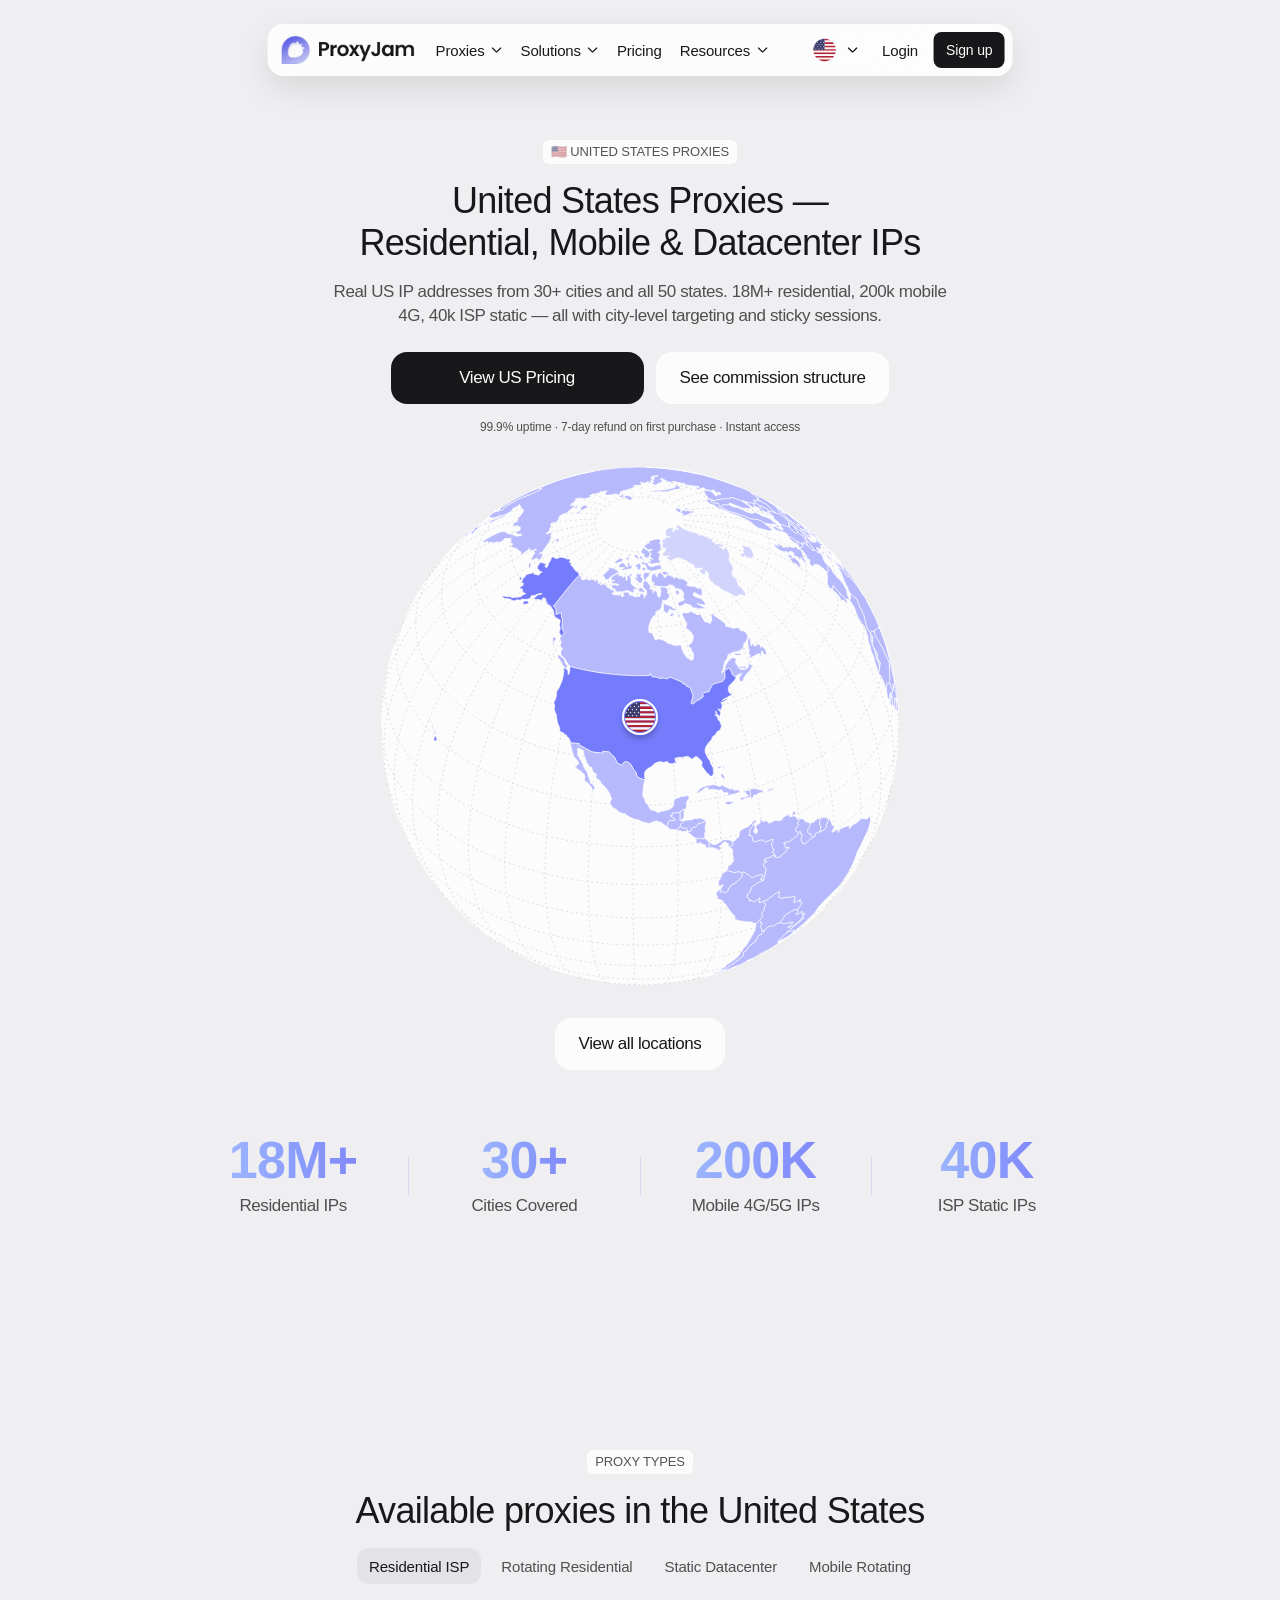
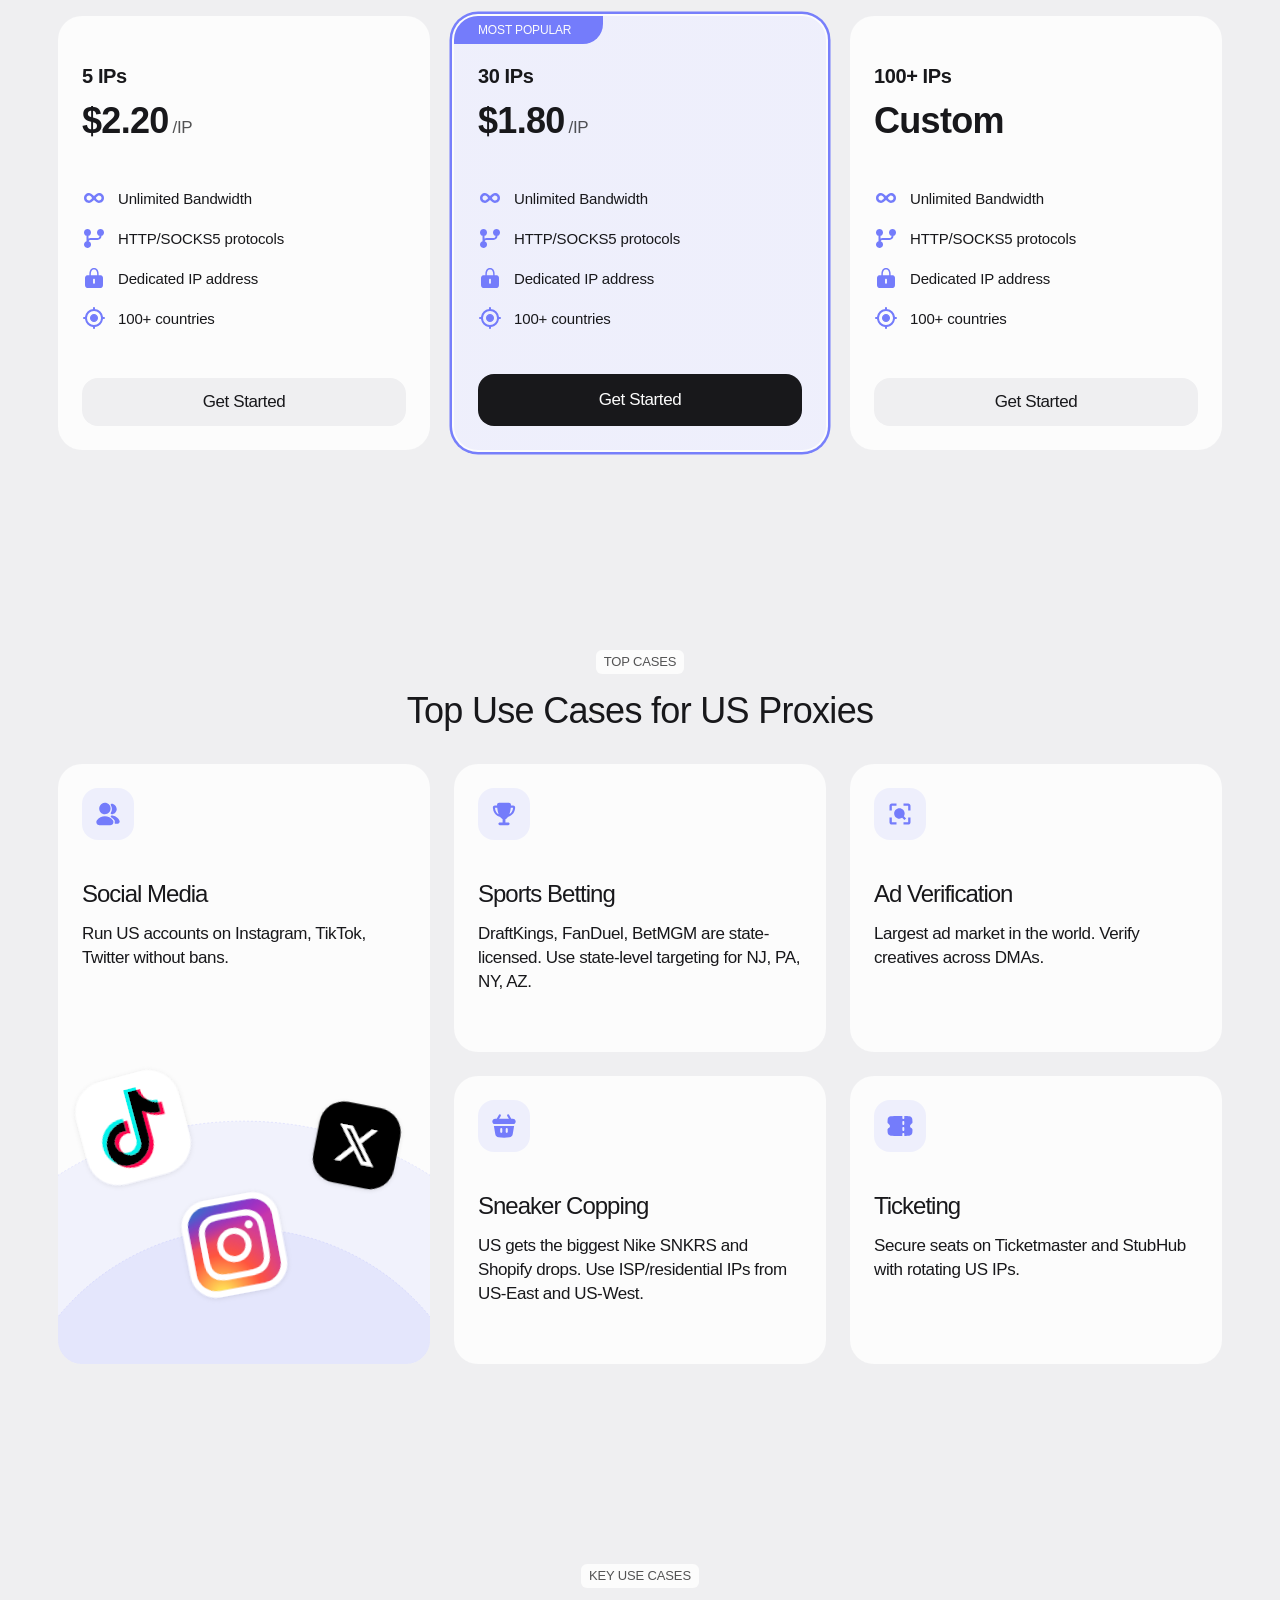
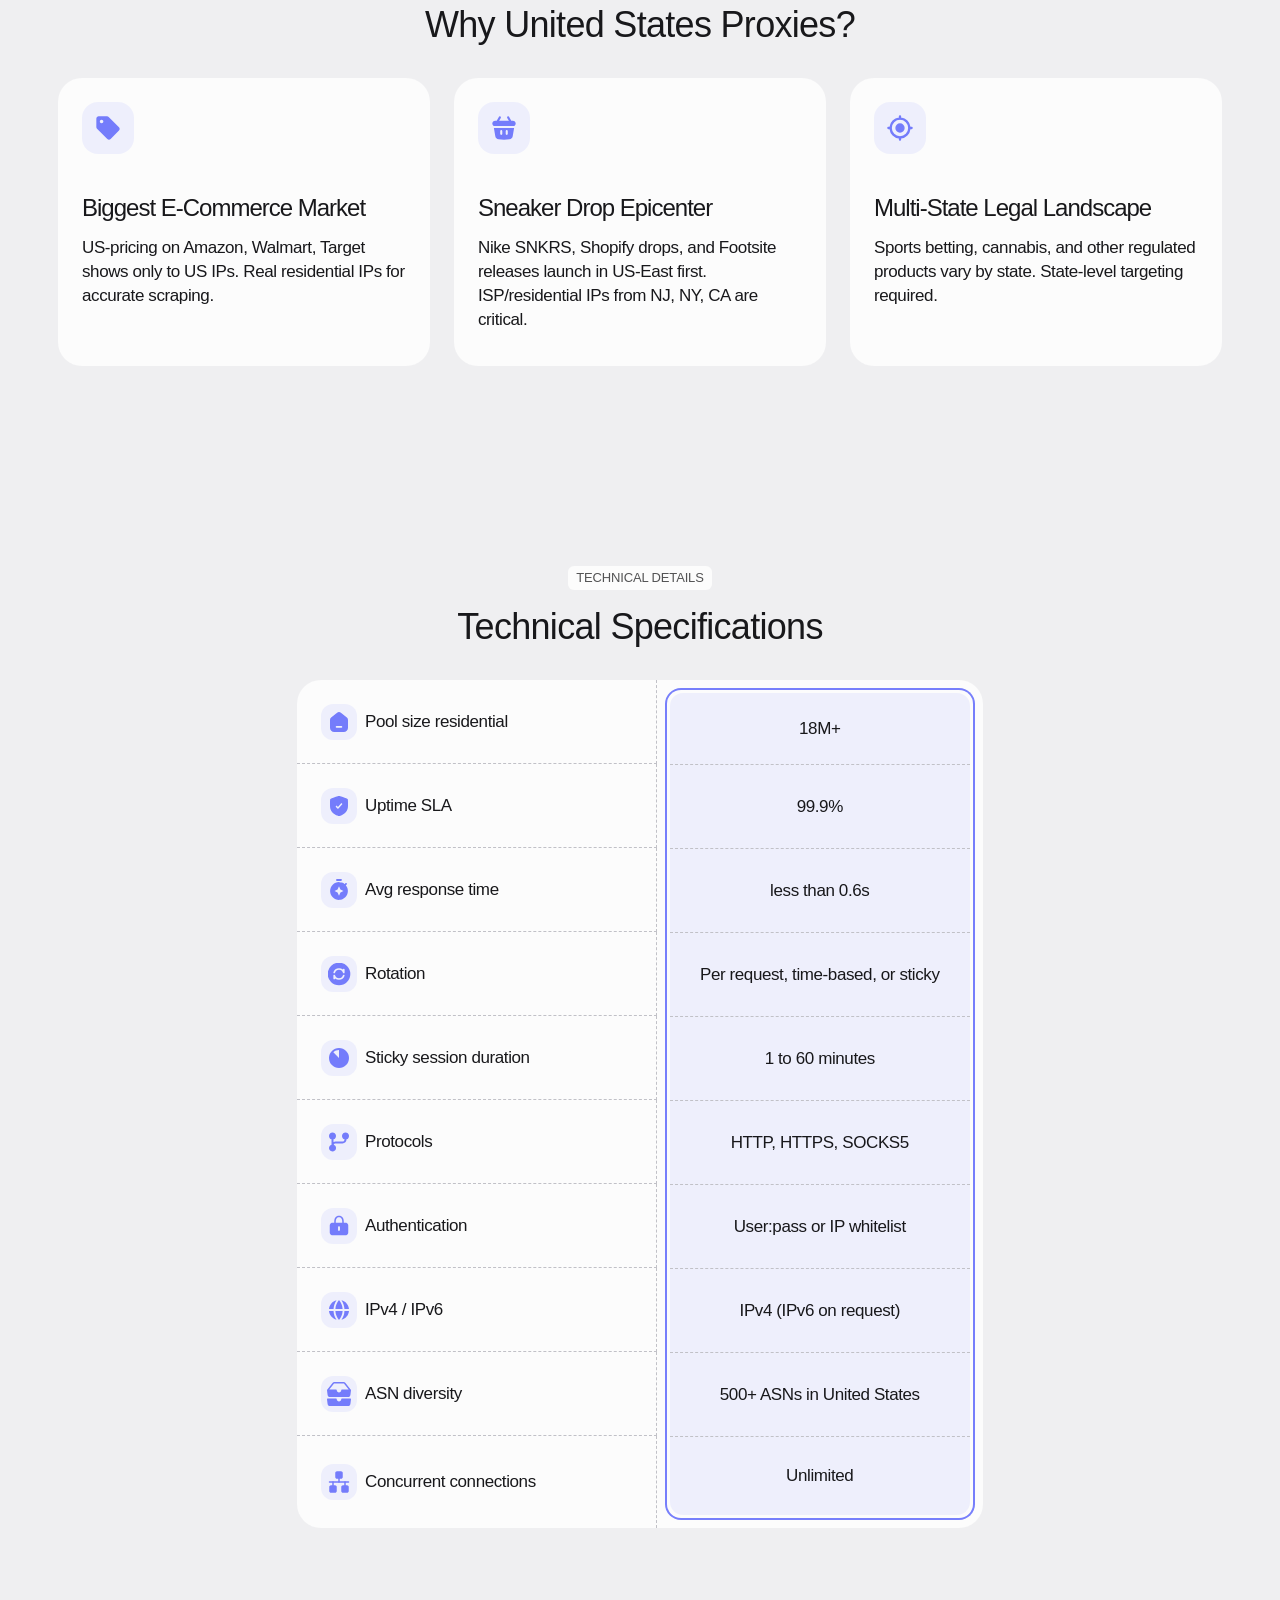
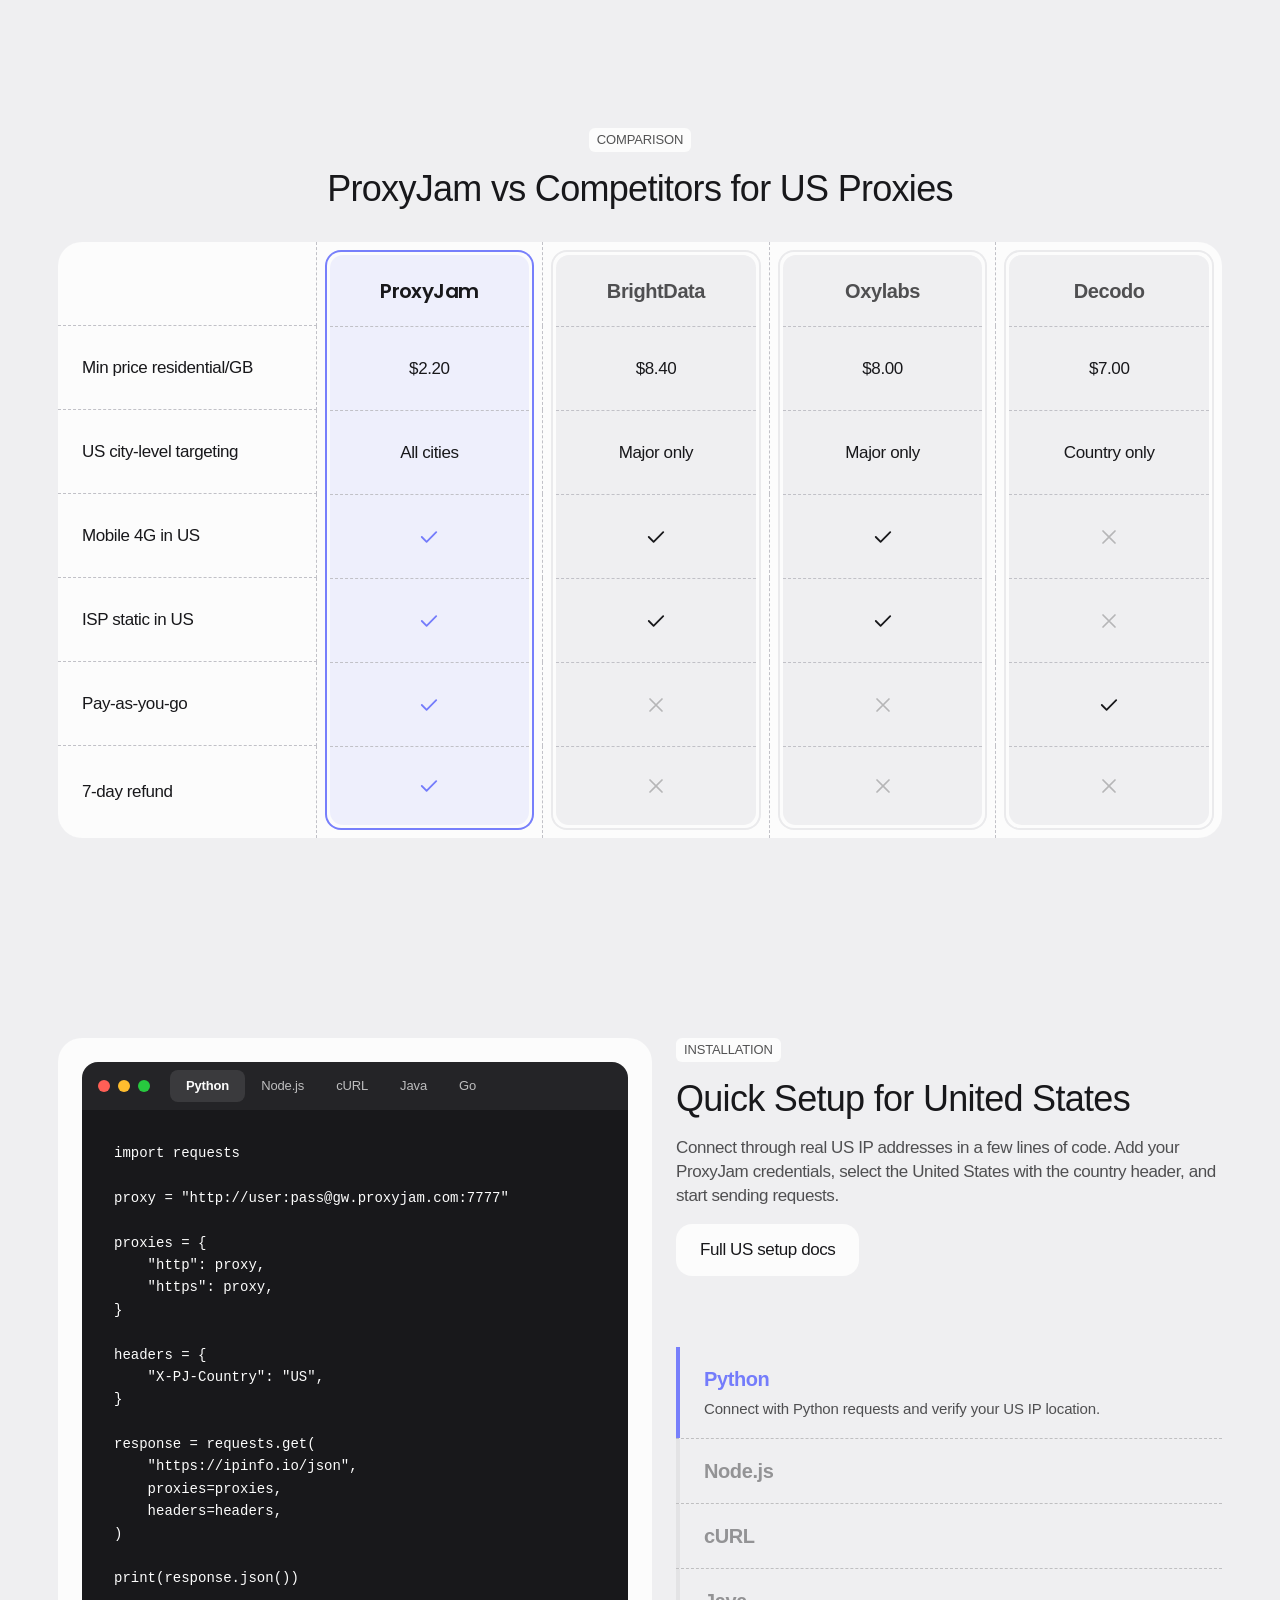
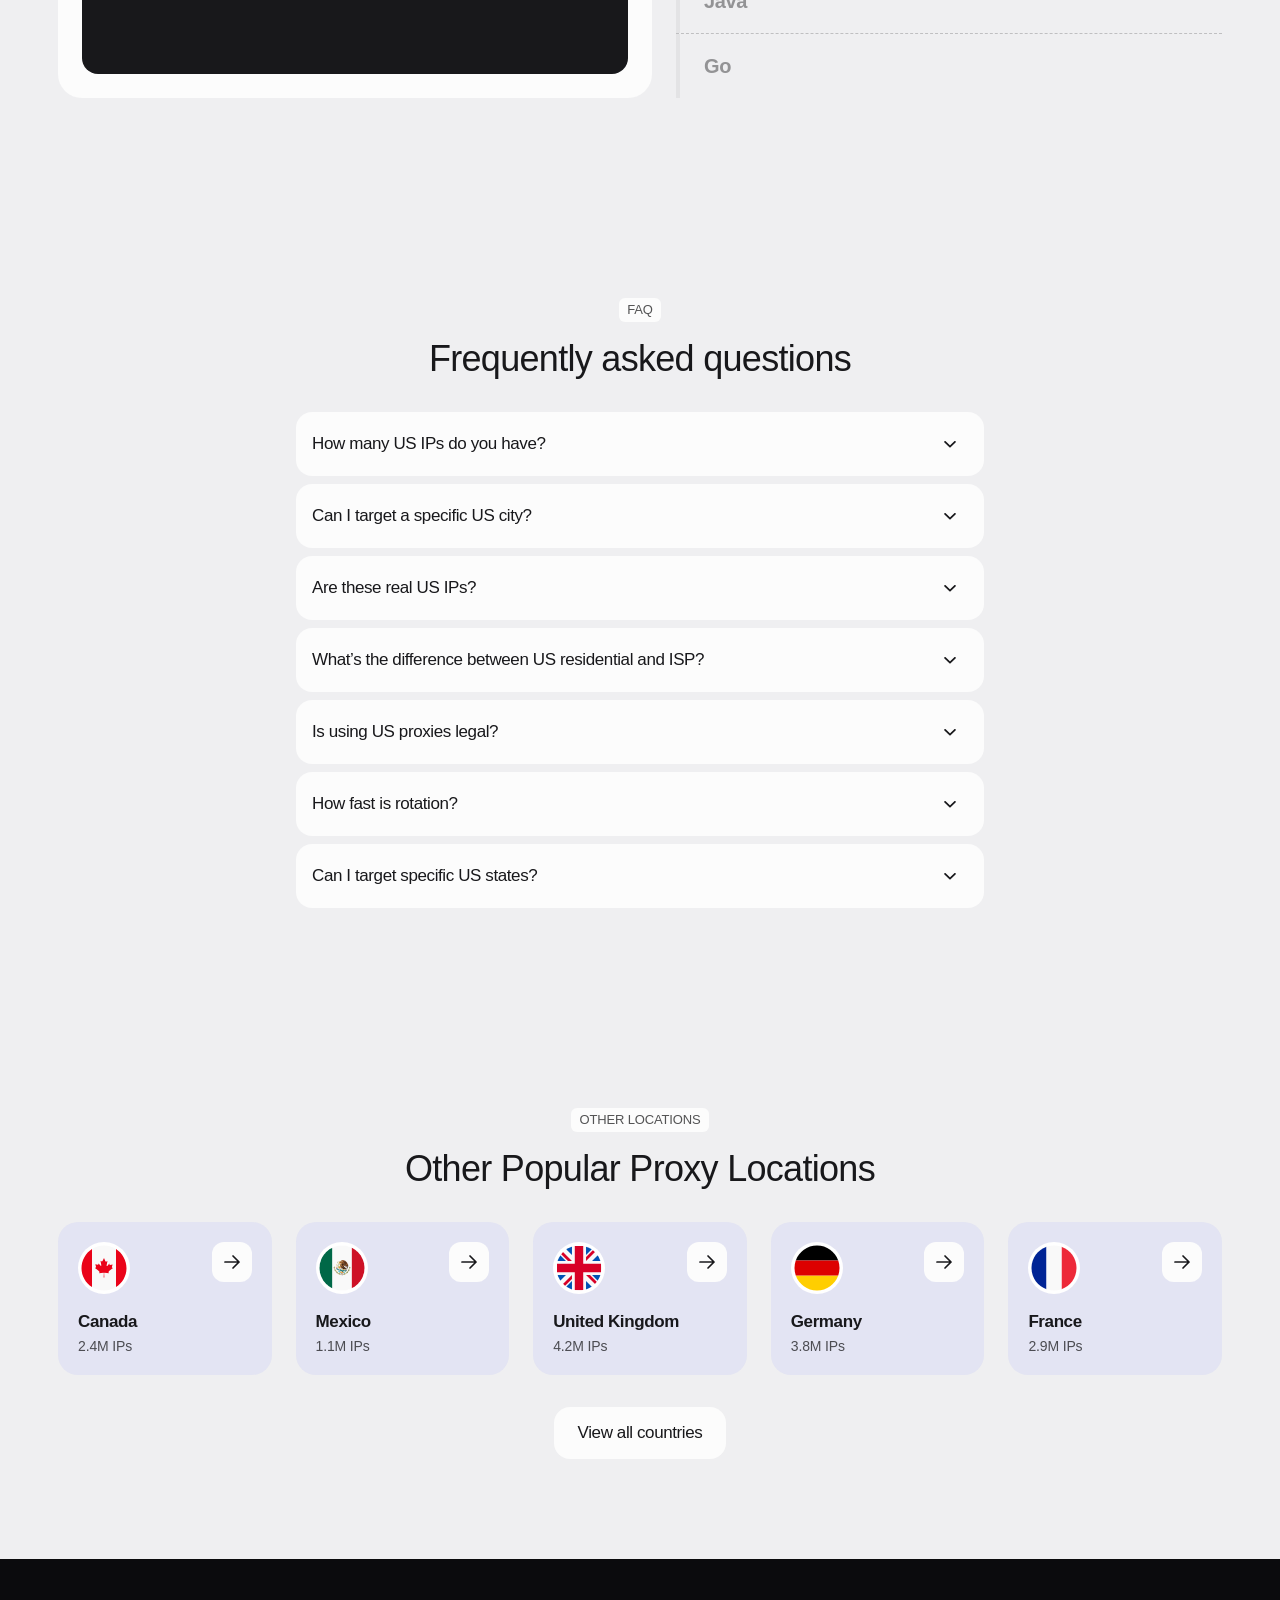
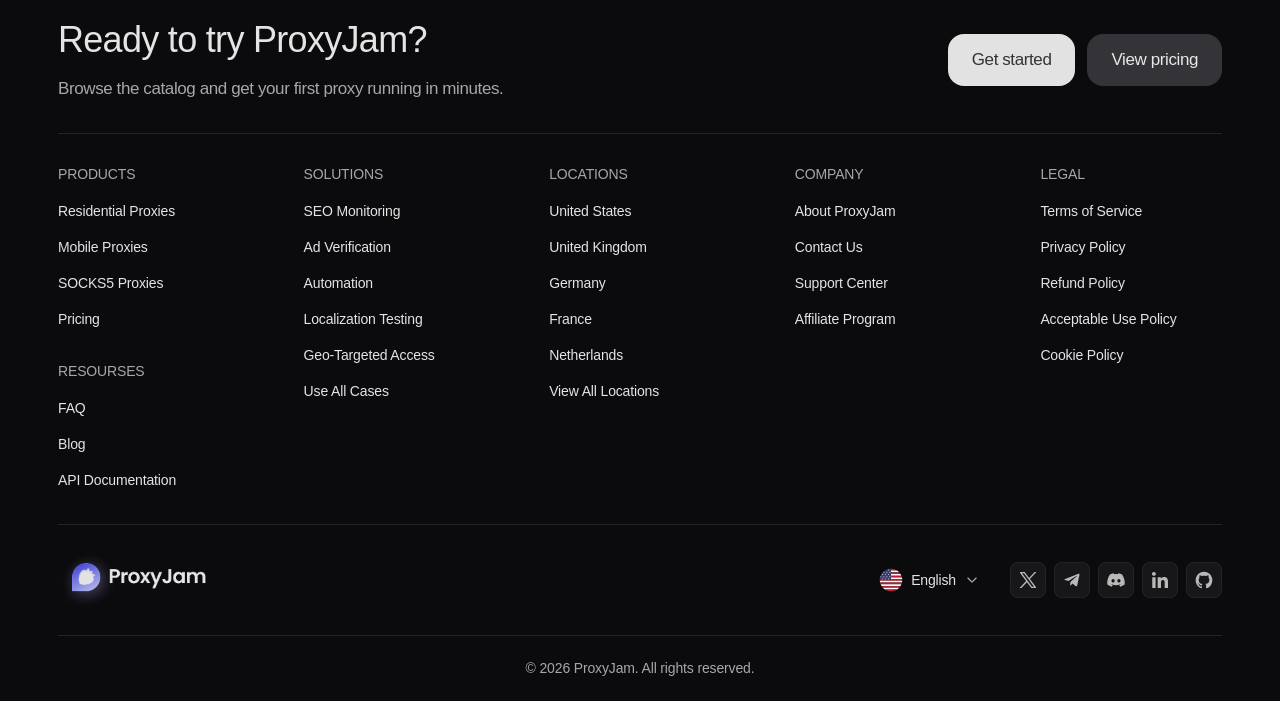
<file: locations/united-states-proxy/index.html>
<!DOCTYPE html>
<html lang="en">
<head>
<meta charset="UTF-8">
<meta name="viewport" content="width=device-width, initial-scale=1.0">
<title>United States Proxies — Residential, Mobile &amp; Datacenter IPs | ProxyJam</title>
<meta name="description" content="Real US IP addresses from 30+ cities and all 50 states. 18M+ residential, 200k mobile 4G, 40k ISP static — all with city-level targeting and sticky sessions.">
<!-- Page lives in a subfolder; base points at the site root so shared assets and
     partials resolve. Relative, not "/", so the site also works when it's served
     from a subfolder (e.g. GitHub Pages project sites) -->
<base href="../../">
<link rel="preconnect" href="https://fonts.googleapis.com">
<link rel="preconnect" href="https://fonts.gstatic.com" crossorigin>
<link rel="stylesheet" href="https://fonts.googleapis.com/css2?family=Poppins:wght@600&display=swap">
<link rel="stylesheet" href="css/common.css">
<link rel="stylesheet" href="css/location.css">
</head>
<body>

<div data-include="partials/header.html"></div>


<!-- ══════════════════════════════════
     HERO — United States proxies
══════════════════════════════════ -->
<section class="loc-hero">

  <div class="loc-header">
    <div class="loc-header-text">
      <span class="section-label">🇺🇸 UNITED STATES PROXIES</span>
      <h1 class="loc-title">United States Proxies —<br>Residential, Mobile &amp; Datacenter IPs</h1>
      <p class="loc-subtitle">Real US IP addresses from 30+ cities and all 50 states. 18M+ residential, 200k mobile 4G, 40k ISP static — all with city-level targeting and sticky sessions.</p>
    </div>

    <div class="loc-actions">
      <div class="loc-btns">
        <!-- <base href> makes a bare "#pricing" resolve against the site root, so the
     in-page link has to name this page explicitly -->
        <a href="locations/united-states-proxy/#pricing" class="btn-primary btn-xl loc-btn-primary">View US Pricing</a>
        <a href="#" class="btn-secondary-on-accent btn-xl">See commission structure</a>
      </div>
      <p class="loc-note">99.9% uptime · 7-day refund on first purchase · Instant access</p>
    </div>
  </div>

  <!-- Interactive globe — drag to spin, click a country to open its page (js/globe.js) -->
  <div class="loc-globe" data-globe data-country="United States of America">
    <canvas class="loc-globe-canvas" aria-hidden="true"></canvas>
    <img class="loc-globe-flag" src="assets/flag-us.svg" alt="">
    <div class="tooltip loc-globe-tip" aria-hidden="true"></div>
  </div>
  <!-- The canvas can't be read by assistive tech, so the same destinations live here -->
  <nav class="loc-globe-links visually-hidden" aria-label="Proxy locations">
    <a href="locations/united-states-proxy/">United States proxies</a>
  </nav>

  <a href="#" class="btn-secondary-on-accent btn-xl loc-all-btn">View all locations</a>

  <div class="loc-stats">
    <div class="stats-row">
      <div class="stats-item">
        <span class="stats-num">18M+</span>
        <span class="stats-label">Residential IPs</span>
      </div>
      <div class="stats-divider"></div>
      <div class="stats-item">
        <span class="stats-num">30+</span>
        <span class="stats-label">Cities Covered</span>
      </div>
      <div class="stats-divider"></div>
      <div class="stats-item">
        <span class="stats-num">200K</span>
        <span class="stats-label">Mobile 4G/5G IPs</span>
      </div>
      <div class="stats-divider"></div>
      <div class="stats-item">
        <span class="stats-num">40K</span>
        <span class="stats-label">ISP Static IPs</span>
      </div>
    </div>
  </div>

</section>


<!-- ══════════════════════════════════
     AVAILABLE PROXIES — pricing
══════════════════════════════════ -->
<section class="section pp-section" id="pricing">

  <div class="section-header">
    <span class="section-label">PROXY TYPES</span>
    <h2 class="section-title">Available proxies in the United States</h2>

    <div class="pp-tabs" role="tablist" aria-label="Proxy type">
      <button type="button" class="pp-tab" role="tab" aria-selected="true"  id="pp-tab-residential-isp" aria-controls="pp-panel-residential-isp" data-tab="residential-isp">Residential ISP</button>
      <button type="button" class="pp-tab" role="tab" aria-selected="false" id="pp-tab-rotating-residential" aria-controls="pp-panel-rotating-residential" data-tab="rotating-residential">Rotating Residential</button>
      <button type="button" class="pp-tab" role="tab" aria-selected="false" id="pp-tab-static-datacenter" aria-controls="pp-panel-static-datacenter" data-tab="static-datacenter">Static Datacenter</button>
      <button type="button" class="pp-tab" role="tab" aria-selected="false" id="pp-tab-mobile-rotating" aria-controls="pp-panel-mobile-rotating" data-tab="mobile-rotating">Mobile Rotating</button>
    </div>
  </div>

  <!-- Only Residential ISP comes from the mockup; the other three sets are
       stand-ins, shaped to each product and priced per IP like the rest of the
       range, meant to be replaced with real numbers. js/tabs.js shows one
       panel at a time. -->
    <div class="pp-cards" data-tab-panel="residential-isp" role="tabpanel" id="pp-panel-residential-isp" aria-labelledby="pp-tab-residential-isp">

      <article class="pp-card">
        <div class="pp-head">
          <span class="pp-plan">5 IPs</span>
          <p class="pp-price"><span class="pp-amount">$2.20</span><span class="pp-unit">/IP</span></p>
        </div>
          <ul class="pp-feats">
            <li class="pp-feat">
              <span class="pp-feat-icon"><img src="assets/feat-bandwidth.svg" alt="" width="20" height="10"></span>
              Unlimited Bandwidth
            </li>
            <li class="pp-feat">
              <span class="pp-feat-icon"><img src="assets/feat-protocols.svg" alt="" width="20" height="19"></span>
              HTTP/SOCKS5 protocols
            </li>
            <li class="pp-feat">
              <span class="pp-feat-icon"><img src="assets/feat-dedicated.svg" alt="" width="18.5" height="19.5"></span>
              Dedicated IP address
            </li>
            <li class="pp-feat">
              <span class="pp-feat-icon"><img src="assets/feat-countries.svg" alt="" width="21.9" height="21.9"></span>
              100+ countries
            </li>
          </ul>
        <a href="#" class="btn-secondary btn-l">Get Started</a>
      </article>

      <article class="pp-card pp-card--featured">
        <span class="pp-badge">MOST POPULAR</span>
        <div class="pp-head">
          <span class="pp-plan">30 IPs</span>
          <p class="pp-price"><span class="pp-amount">$1.80</span><span class="pp-unit">/IP</span></p>
        </div>
          <ul class="pp-feats">
            <li class="pp-feat">
              <span class="pp-feat-icon"><img src="assets/feat-bandwidth.svg" alt="" width="20" height="10"></span>
              Unlimited Bandwidth
            </li>
            <li class="pp-feat">
              <span class="pp-feat-icon"><img src="assets/feat-protocols.svg" alt="" width="20" height="19"></span>
              HTTP/SOCKS5 protocols
            </li>
            <li class="pp-feat">
              <span class="pp-feat-icon"><img src="assets/feat-dedicated.svg" alt="" width="18.5" height="19.5"></span>
              Dedicated IP address
            </li>
            <li class="pp-feat">
              <span class="pp-feat-icon"><img src="assets/feat-countries.svg" alt="" width="21.9" height="21.9"></span>
              100+ countries
            </li>
          </ul>
        <a href="#" class="btn-primary btn-xl">Get Started</a>
      </article>

      <article class="pp-card">
        <div class="pp-head">
          <span class="pp-plan">100+ IPs</span>
          <p class="pp-price"><span class="pp-amount">Custom</span></p>
        </div>
          <ul class="pp-feats">
            <li class="pp-feat">
              <span class="pp-feat-icon"><img src="assets/feat-bandwidth.svg" alt="" width="20" height="10"></span>
              Unlimited Bandwidth
            </li>
            <li class="pp-feat">
              <span class="pp-feat-icon"><img src="assets/feat-protocols.svg" alt="" width="20" height="19"></span>
              HTTP/SOCKS5 protocols
            </li>
            <li class="pp-feat">
              <span class="pp-feat-icon"><img src="assets/feat-dedicated.svg" alt="" width="18.5" height="19.5"></span>
              Dedicated IP address
            </li>
            <li class="pp-feat">
              <span class="pp-feat-icon"><img src="assets/feat-countries.svg" alt="" width="21.9" height="21.9"></span>
              100+ countries
            </li>
          </ul>
        <a href="#" class="btn-secondary btn-l">Get Started</a>
      </article>

    </div>

    <div class="pp-cards" data-tab-panel="rotating-residential" role="tabpanel" id="pp-panel-rotating-residential" aria-labelledby="pp-tab-rotating-residential" hidden>

      <article class="pp-card">
        <div class="pp-head">
          <span class="pp-plan">5 IPs</span>
          <p class="pp-price"><span class="pp-amount">$3.50</span><span class="pp-unit">/IP</span></p>
        </div>
          <ul class="pp-feats">
            <li class="pp-feat">
              <span class="pp-feat-icon"><img src="assets/feat-bandwidth.svg" alt="" width="20" height="10"></span>
              Unlimited Bandwidth
            </li>
            <li class="pp-feat">
              <span class="pp-feat-icon"><img src="assets/feat-protocols.svg" alt="" width="20" height="19"></span>
              HTTP/SOCKS5 protocols
            </li>
            <li class="pp-feat">
              <span class="pp-feat-icon"><img src="assets/feat-dedicated.svg" alt="" width="18.5" height="19.5"></span>
              Sticky sessions up to 30 min
            </li>
            <li class="pp-feat">
              <span class="pp-feat-icon"><img src="assets/feat-countries.svg" alt="" width="21.9" height="21.9"></span>
              City & state targeting
            </li>
          </ul>
        <a href="#" class="btn-secondary btn-l">Get Started</a>
      </article>

      <article class="pp-card pp-card--featured">
        <span class="pp-badge">MOST POPULAR</span>
        <div class="pp-head">
          <span class="pp-plan">30 IPs</span>
          <p class="pp-price"><span class="pp-amount">$2.90</span><span class="pp-unit">/IP</span></p>
        </div>
          <ul class="pp-feats">
            <li class="pp-feat">
              <span class="pp-feat-icon"><img src="assets/feat-bandwidth.svg" alt="" width="20" height="10"></span>
              Unlimited Bandwidth
            </li>
            <li class="pp-feat">
              <span class="pp-feat-icon"><img src="assets/feat-protocols.svg" alt="" width="20" height="19"></span>
              HTTP/SOCKS5 protocols
            </li>
            <li class="pp-feat">
              <span class="pp-feat-icon"><img src="assets/feat-dedicated.svg" alt="" width="18.5" height="19.5"></span>
              Sticky sessions up to 30 min
            </li>
            <li class="pp-feat">
              <span class="pp-feat-icon"><img src="assets/feat-countries.svg" alt="" width="21.9" height="21.9"></span>
              City & state targeting
            </li>
          </ul>
        <a href="#" class="btn-primary btn-xl">Get Started</a>
      </article>

      <article class="pp-card">
        <div class="pp-head">
          <span class="pp-plan">100+ IPs</span>
          <p class="pp-price"><span class="pp-amount">Custom</span></p>
        </div>
          <ul class="pp-feats">
            <li class="pp-feat">
              <span class="pp-feat-icon"><img src="assets/feat-bandwidth.svg" alt="" width="20" height="10"></span>
              Unlimited Bandwidth
            </li>
            <li class="pp-feat">
              <span class="pp-feat-icon"><img src="assets/feat-protocols.svg" alt="" width="20" height="19"></span>
              HTTP/SOCKS5 protocols
            </li>
            <li class="pp-feat">
              <span class="pp-feat-icon"><img src="assets/feat-dedicated.svg" alt="" width="18.5" height="19.5"></span>
              Sticky sessions up to 30 min
            </li>
            <li class="pp-feat">
              <span class="pp-feat-icon"><img src="assets/feat-countries.svg" alt="" width="21.9" height="21.9"></span>
              City & state targeting
            </li>
          </ul>
        <a href="#" class="btn-secondary btn-l">Get Started</a>
      </article>

    </div>

    <div class="pp-cards" data-tab-panel="static-datacenter" role="tabpanel" id="pp-panel-static-datacenter" aria-labelledby="pp-tab-static-datacenter" hidden>

      <article class="pp-card">
        <div class="pp-head">
          <span class="pp-plan">5 IPs</span>
          <p class="pp-price"><span class="pp-amount">$1.20</span><span class="pp-unit">/IP</span></p>
        </div>
          <ul class="pp-feats">
            <li class="pp-feat">
              <span class="pp-feat-icon"><img src="assets/feat-bandwidth.svg" alt="" width="20" height="10"></span>
              Unlimited Bandwidth
            </li>
            <li class="pp-feat">
              <span class="pp-feat-icon"><img src="assets/feat-protocols.svg" alt="" width="20" height="19"></span>
              HTTP/SOCKS5 protocols
            </li>
            <li class="pp-feat">
              <span class="pp-feat-icon"><img src="assets/feat-dedicated.svg" alt="" width="18.5" height="19.5"></span>
              Dedicated IP address
            </li>
            <li class="pp-feat">
              <span class="pp-feat-icon"><img src="assets/feat-countries.svg" alt="" width="21.9" height="21.9"></span>
              30+ US cities
            </li>
          </ul>
        <a href="#" class="btn-secondary btn-l">Get Started</a>
      </article>

      <article class="pp-card pp-card--featured">
        <span class="pp-badge">MOST POPULAR</span>
        <div class="pp-head">
          <span class="pp-plan">30 IPs</span>
          <p class="pp-price"><span class="pp-amount">$0.90</span><span class="pp-unit">/IP</span></p>
        </div>
          <ul class="pp-feats">
            <li class="pp-feat">
              <span class="pp-feat-icon"><img src="assets/feat-bandwidth.svg" alt="" width="20" height="10"></span>
              Unlimited Bandwidth
            </li>
            <li class="pp-feat">
              <span class="pp-feat-icon"><img src="assets/feat-protocols.svg" alt="" width="20" height="19"></span>
              HTTP/SOCKS5 protocols
            </li>
            <li class="pp-feat">
              <span class="pp-feat-icon"><img src="assets/feat-dedicated.svg" alt="" width="18.5" height="19.5"></span>
              Dedicated IP address
            </li>
            <li class="pp-feat">
              <span class="pp-feat-icon"><img src="assets/feat-countries.svg" alt="" width="21.9" height="21.9"></span>
              30+ US cities
            </li>
          </ul>
        <a href="#" class="btn-primary btn-xl">Get Started</a>
      </article>

      <article class="pp-card">
        <div class="pp-head">
          <span class="pp-plan">100+ IPs</span>
          <p class="pp-price"><span class="pp-amount">Custom</span></p>
        </div>
          <ul class="pp-feats">
            <li class="pp-feat">
              <span class="pp-feat-icon"><img src="assets/feat-bandwidth.svg" alt="" width="20" height="10"></span>
              Unlimited Bandwidth
            </li>
            <li class="pp-feat">
              <span class="pp-feat-icon"><img src="assets/feat-protocols.svg" alt="" width="20" height="19"></span>
              HTTP/SOCKS5 protocols
            </li>
            <li class="pp-feat">
              <span class="pp-feat-icon"><img src="assets/feat-dedicated.svg" alt="" width="18.5" height="19.5"></span>
              Dedicated IP address
            </li>
            <li class="pp-feat">
              <span class="pp-feat-icon"><img src="assets/feat-countries.svg" alt="" width="21.9" height="21.9"></span>
              30+ US cities
            </li>
          </ul>
        <a href="#" class="btn-secondary btn-l">Get Started</a>
      </article>

    </div>

    <div class="pp-cards" data-tab-panel="mobile-rotating" role="tabpanel" id="pp-panel-mobile-rotating" aria-labelledby="pp-tab-mobile-rotating" hidden>

      <article class="pp-card">
        <div class="pp-head">
          <span class="pp-plan">5 IPs</span>
          <p class="pp-price"><span class="pp-amount">$6.90</span><span class="pp-unit">/IP</span></p>
        </div>
          <ul class="pp-feats">
            <li class="pp-feat">
              <span class="pp-feat-icon"><img src="assets/feat-bandwidth.svg" alt="" width="20" height="10"></span>
              Unlimited Bandwidth
            </li>
            <li class="pp-feat">
              <span class="pp-feat-icon"><img src="assets/feat-protocols.svg" alt="" width="20" height="19"></span>
              HTTP/SOCKS5 protocols
            </li>
            <li class="pp-feat">
              <span class="pp-feat-icon"><img src="assets/feat-dedicated.svg" alt="" width="18.5" height="19.5"></span>
              Real 4G/5G carrier IPs
            </li>
            <li class="pp-feat">
              <span class="pp-feat-icon"><img src="assets/feat-countries.svg" alt="" width="21.9" height="21.9"></span>
              All 50 states
            </li>
          </ul>
        <a href="#" class="btn-secondary btn-l">Get Started</a>
      </article>

      <article class="pp-card pp-card--featured">
        <span class="pp-badge">MOST POPULAR</span>
        <div class="pp-head">
          <span class="pp-plan">30 IPs</span>
          <p class="pp-price"><span class="pp-amount">$5.40</span><span class="pp-unit">/IP</span></p>
        </div>
          <ul class="pp-feats">
            <li class="pp-feat">
              <span class="pp-feat-icon"><img src="assets/feat-bandwidth.svg" alt="" width="20" height="10"></span>
              Unlimited Bandwidth
            </li>
            <li class="pp-feat">
              <span class="pp-feat-icon"><img src="assets/feat-protocols.svg" alt="" width="20" height="19"></span>
              HTTP/SOCKS5 protocols
            </li>
            <li class="pp-feat">
              <span class="pp-feat-icon"><img src="assets/feat-dedicated.svg" alt="" width="18.5" height="19.5"></span>
              Real 4G/5G carrier IPs
            </li>
            <li class="pp-feat">
              <span class="pp-feat-icon"><img src="assets/feat-countries.svg" alt="" width="21.9" height="21.9"></span>
              All 50 states
            </li>
          </ul>
        <a href="#" class="btn-primary btn-xl">Get Started</a>
      </article>

      <article class="pp-card">
        <div class="pp-head">
          <span class="pp-plan">100+ IPs</span>
          <p class="pp-price"><span class="pp-amount">Custom</span></p>
        </div>
          <ul class="pp-feats">
            <li class="pp-feat">
              <span class="pp-feat-icon"><img src="assets/feat-bandwidth.svg" alt="" width="20" height="10"></span>
              Unlimited Bandwidth
            </li>
            <li class="pp-feat">
              <span class="pp-feat-icon"><img src="assets/feat-protocols.svg" alt="" width="20" height="19"></span>
              HTTP/SOCKS5 protocols
            </li>
            <li class="pp-feat">
              <span class="pp-feat-icon"><img src="assets/feat-dedicated.svg" alt="" width="18.5" height="19.5"></span>
              Real 4G/5G carrier IPs
            </li>
            <li class="pp-feat">
              <span class="pp-feat-icon"><img src="assets/feat-countries.svg" alt="" width="21.9" height="21.9"></span>
              All 50 states
            </li>
          </ul>
        <a href="#" class="btn-secondary btn-l">Get Started</a>
      </article>

    </div>

</section>


<!-- ══════════════════════════════════
     TOP USE CASES
══════════════════════════════════ -->
<section class="section uc-section">

  <div class="section-header">
    <span class="section-label">TOP CASES</span>
    <h2 class="section-title">Top Use Cases for US Proxies</h2>
  </div>

  <div class="uc-grid">

    <article class="uc-card uc-card--tall">
      <div class="icon-tile icon-tile--lg icon-tile--brand">
        <img src="assets/uc-icon-social.svg" alt="" width="28" height="28">
      </div>
      <div class="uc-text">
        <h3 class="uc-title">Social Media</h3>
        <p class="uc-desc">Run US accounts on Instagram, TikTok, Twitter without bans.</p>
      </div>

      <!-- Decorative: one assembled picture (circles + app icons) -->
      <img class="uc-art" src="assets/uc-social-art.svg" alt="" aria-hidden="true">
    </article>

    <article class="uc-card">
      <div class="icon-tile icon-tile--lg icon-tile--brand">
        <img src="assets/uc-icon-betting.svg" alt="" width="28" height="28">
      </div>
      <div class="uc-text">
        <h3 class="uc-title">Sports Betting</h3>
        <p class="uc-desc">DraftKings, FanDuel, BetMGM are state-licensed. Use state-level targeting for NJ, PA, NY, AZ.</p>
      </div>
    </article>

    <article class="uc-card">
      <div class="icon-tile icon-tile--lg icon-tile--brand">
        <img src="assets/uc-icon-ads.svg" alt="" width="28" height="28">
      </div>
      <div class="uc-text">
        <h3 class="uc-title">Ad Verification</h3>
        <p class="uc-desc">Largest ad market in the world. Verify creatives across DMAs.</p>
      </div>
    </article>

    <article class="uc-card">
      <div class="icon-tile icon-tile--lg icon-tile--brand">
        <img src="assets/uc-icon-sneakers.svg" alt="" width="28" height="28">
      </div>
      <div class="uc-text">
        <h3 class="uc-title">Sneaker Copping</h3>
        <p class="uc-desc">US gets the biggest Nike SNKRS and Shopify drops. Use ISP/residential IPs from US-East and US-West.</p>
      </div>
    </article>

    <article class="uc-card">
      <div class="icon-tile icon-tile--lg icon-tile--brand">
        <img src="assets/uc-icon-ticketing.svg" alt="" width="28" height="28">
      </div>
      <div class="uc-text">
        <h3 class="uc-title">Ticketing</h3>
        <p class="uc-desc">Secure seats on Ticketmaster and StubHub with rotating US IPs.</p>
      </div>
    </article>

  </div>

</section>


<!-- ══════════════════════════════════
     WHY US PROXIES
══════════════════════════════════ -->
<section class="section uc-section">

  <div class="section-header">
    <span class="section-label">KEY USE CASES</span>
    <h2 class="section-title">Why United States Proxies?</h2>
  </div>

  <div class="uc-grid uc-grid--row">

    <article class="uc-card">
      <div class="icon-tile icon-tile--lg icon-tile--brand">
        <img src="assets/uc-icon-ecommerce.svg" alt="" width="28" height="28">
      </div>
      <div class="uc-text">
        <h3 class="uc-title">Biggest E-Commerce Market</h3>
        <p class="uc-desc">US-pricing on Amazon, Walmart, Target shows only to US IPs. Real residential IPs for accurate scraping.</p>
      </div>
    </article>

    <article class="uc-card">
      <div class="icon-tile icon-tile--lg icon-tile--brand">
        <img src="assets/uc-icon-sneakers.svg" alt="" width="28" height="28">
      </div>
      <div class="uc-text">
        <h3 class="uc-title">Sneaker Drop Epicenter</h3>
        <p class="uc-desc">Nike SNKRS, Shopify drops, and Footsite releases launch in US-East first. ISP/residential IPs from NJ, NY, CA are critical.</p>
      </div>
    </article>

    <article class="uc-card">
      <div class="icon-tile icon-tile--lg icon-tile--brand">
        <img src="assets/uc-icon-geo.svg" alt="" width="28" height="28">
      </div>
      <div class="uc-text">
        <h3 class="uc-title">Multi-State Legal Landscape</h3>
        <p class="uc-desc">Sports betting, cannabis, and other regulated products vary by state. State-level targeting required.</p>
      </div>
    </article>

  </div>

</section>


<!-- ══════════════════════════════════
     TECHNICAL SPECIFICATIONS
══════════════════════════════════ -->
<section class="section ts-section">

  <div class="section-header">
    <span class="section-label">TECHNICAL DETAILS</span>
    <h2 class="section-title">Technical Specifications</h2>
  </div>

  <div class="ts-card">
    <dl class="ts-table">

    <div class="ts-row">
      <dt class="ts-term">
        <span class="icon-tile icon-tile--brand"><img src="assets/ts-icon-pool.svg" alt="" width="24" height="24"></span>
        Pool size residential
      </dt>
      <dd class="ts-value">
        <div class="ts-frame"><div class="ts-fill">18M+</div></div>
      </dd>
    </div>

    <div class="ts-row">
      <dt class="ts-term">
        <span class="icon-tile icon-tile--brand"><img src="assets/ts-icon-uptime.svg" alt="" width="24" height="24"></span>
        Uptime SLA
      </dt>
      <dd class="ts-value">
        <div class="ts-frame"><div class="ts-fill">99.9%</div></div>
      </dd>
    </div>

    <div class="ts-row">
      <dt class="ts-term">
        <span class="icon-tile icon-tile--brand"><img src="assets/ts-icon-response.svg" alt="" width="24" height="24"></span>
        Avg response time
      </dt>
      <dd class="ts-value">
        <div class="ts-frame"><div class="ts-fill">less than 0.6s</div></div>
      </dd>
    </div>

    <div class="ts-row">
      <dt class="ts-term">
        <span class="icon-tile icon-tile--brand"><img src="assets/ts-icon-rotation.svg" alt="" width="24" height="24"></span>
        Rotation
      </dt>
      <dd class="ts-value">
        <div class="ts-frame"><div class="ts-fill">Per request, time-based, or sticky</div></div>
      </dd>
    </div>

    <div class="ts-row">
      <dt class="ts-term">
        <span class="icon-tile icon-tile--brand"><img src="assets/ts-icon-sticky.svg" alt="" width="24" height="24"></span>
        Sticky session duration
      </dt>
      <dd class="ts-value">
        <div class="ts-frame"><div class="ts-fill">1 to 60 minutes</div></div>
      </dd>
    </div>

    <div class="ts-row">
      <dt class="ts-term">
        <span class="icon-tile icon-tile--brand"><img src="assets/ts-icon-protocols.svg" alt="" width="24" height="24"></span>
        Protocols
      </dt>
      <dd class="ts-value">
        <div class="ts-frame"><div class="ts-fill">HTTP, HTTPS, SOCKS5</div></div>
      </dd>
    </div>

    <div class="ts-row">
      <dt class="ts-term">
        <span class="icon-tile icon-tile--brand"><img src="assets/ts-icon-auth.svg" alt="" width="24" height="24"></span>
        Authentication
      </dt>
      <dd class="ts-value">
        <div class="ts-frame"><div class="ts-fill">User:pass or IP whitelist</div></div>
      </dd>
    </div>

    <div class="ts-row">
      <dt class="ts-term">
        <span class="icon-tile icon-tile--brand"><img src="assets/ts-icon-ip.svg" alt="" width="24" height="24"></span>
        IPv4 / IPv6
      </dt>
      <dd class="ts-value">
        <div class="ts-frame"><div class="ts-fill">IPv4 (IPv6 on request)</div></div>
      </dd>
    </div>

    <div class="ts-row">
      <dt class="ts-term">
        <span class="icon-tile icon-tile--brand"><img src="assets/ts-icon-asn.svg" alt="" width="24" height="24"></span>
        ASN diversity
      </dt>
      <dd class="ts-value">
        <div class="ts-frame"><div class="ts-fill">500+ ASNs in United States</div></div>
      </dd>
    </div>

    <div class="ts-row">
      <dt class="ts-term">
        <span class="icon-tile icon-tile--brand"><img src="assets/ts-icon-concurrent.svg" alt="" width="24" height="24"></span>
        Concurrent connections
      </dt>
      <dd class="ts-value">
        <div class="ts-frame"><div class="ts-fill">Unlimited</div></div>
      </dd>
    </div>

    </dl>
  </div>

</section>


<!-- ══════════════════════════════════
     COMPARISON
══════════════════════════════════ -->
<section class="section cmp-section">

  <div class="section-header">
    <span class="section-label">COMPARISON</span>
    <h2 class="section-title">ProxyJam vs Competitors for US Proxies</h2>
  </div>

  <div class="cmp-wrap">
    <div class="cmp-scroll" data-scrollbox="x">
    <div class="cmp-table" role="table" aria-label="ProxyJam compared with other US proxy providers">

      <div class="cmp-row" role="row">
        <div class="cmp-label" role="columnheader"></div>
        <div class="cmp-cell cmp-cell--own" role="columnheader">
          <div class="cmp-frame"><div class="cmp-fill"><span class="brand-wordmark cmp-brand">ProxyJam</span></div></div>
        </div>
        <div class="cmp-cell" role="columnheader">
          <div class="cmp-frame"><div class="cmp-fill"><span class="cmp-head">BrightData</span></div></div>
        </div>
        <div class="cmp-cell" role="columnheader">
          <div class="cmp-frame"><div class="cmp-fill"><span class="cmp-head">Oxylabs</span></div></div>
        </div>
        <div class="cmp-cell" role="columnheader">
          <div class="cmp-frame"><div class="cmp-fill"><span class="cmp-head">Decodo</span></div></div>
        </div>
      </div>

      <div class="cmp-row" role="row">
        <div class="cmp-label" role="rowheader">Min price residential/GB</div>
        <div class="cmp-cell cmp-cell--own" role="cell">
          <div class="cmp-frame"><div class="cmp-fill">$2.20</div></div>
        </div>
        <div class="cmp-cell" role="cell">
          <div class="cmp-frame"><div class="cmp-fill">$8.40</div></div>
        </div>
        <div class="cmp-cell" role="cell">
          <div class="cmp-frame"><div class="cmp-fill">$8.00</div></div>
        </div>
        <div class="cmp-cell" role="cell">
          <div class="cmp-frame"><div class="cmp-fill">$7.00</div></div>
        </div>
      </div>

      <div class="cmp-row" role="row">
        <div class="cmp-label" role="rowheader">US city-level targeting</div>
        <div class="cmp-cell cmp-cell--own" role="cell">
          <div class="cmp-frame"><div class="cmp-fill">All cities</div></div>
        </div>
        <div class="cmp-cell" role="cell">
          <div class="cmp-frame"><div class="cmp-fill">Major only</div></div>
        </div>
        <div class="cmp-cell" role="cell">
          <div class="cmp-frame"><div class="cmp-fill">Major only</div></div>
        </div>
        <div class="cmp-cell" role="cell">
          <div class="cmp-frame"><div class="cmp-fill">Country only</div></div>
        </div>
      </div>

      <div class="cmp-row" role="row">
        <div class="cmp-label" role="rowheader">Mobile 4G in US</div>
        <div class="cmp-cell cmp-cell--own" role="cell">
          <div class="cmp-frame"><div class="cmp-fill"><img src="assets/cmp-check.svg" alt="Yes" width="24" height="24"></div></div>
        </div>
        <div class="cmp-cell" role="cell">
          <div class="cmp-frame"><div class="cmp-fill"><img src="assets/cmp-check-dark.svg" alt="Yes" width="24" height="24"></div></div>
        </div>
        <div class="cmp-cell" role="cell">
          <div class="cmp-frame"><div class="cmp-fill"><img src="assets/cmp-check-dark.svg" alt="Yes" width="24" height="24"></div></div>
        </div>
        <div class="cmp-cell" role="cell">
          <div class="cmp-frame"><div class="cmp-fill"><img src="assets/cmp-cross.svg" alt="No" width="24" height="24"></div></div>
        </div>
      </div>

      <div class="cmp-row" role="row">
        <div class="cmp-label" role="rowheader">ISP static in US</div>
        <div class="cmp-cell cmp-cell--own" role="cell">
          <div class="cmp-frame"><div class="cmp-fill"><img src="assets/cmp-check.svg" alt="Yes" width="24" height="24"></div></div>
        </div>
        <div class="cmp-cell" role="cell">
          <div class="cmp-frame"><div class="cmp-fill"><img src="assets/cmp-check-dark.svg" alt="Yes" width="24" height="24"></div></div>
        </div>
        <div class="cmp-cell" role="cell">
          <div class="cmp-frame"><div class="cmp-fill"><img src="assets/cmp-check-dark.svg" alt="Yes" width="24" height="24"></div></div>
        </div>
        <div class="cmp-cell" role="cell">
          <div class="cmp-frame"><div class="cmp-fill"><img src="assets/cmp-cross.svg" alt="No" width="24" height="24"></div></div>
        </div>
      </div>

      <div class="cmp-row" role="row">
        <div class="cmp-label" role="rowheader">Pay-as-you-go</div>
        <div class="cmp-cell cmp-cell--own" role="cell">
          <div class="cmp-frame"><div class="cmp-fill"><img src="assets/cmp-check.svg" alt="Yes" width="24" height="24"></div></div>
        </div>
        <div class="cmp-cell" role="cell">
          <div class="cmp-frame"><div class="cmp-fill"><img src="assets/cmp-cross.svg" alt="No" width="24" height="24"></div></div>
        </div>
        <div class="cmp-cell" role="cell">
          <div class="cmp-frame"><div class="cmp-fill"><img src="assets/cmp-cross.svg" alt="No" width="24" height="24"></div></div>
        </div>
        <div class="cmp-cell" role="cell">
          <div class="cmp-frame"><div class="cmp-fill"><img src="assets/cmp-check-dark.svg" alt="Yes" width="24" height="24"></div></div>
        </div>
      </div>

      <div class="cmp-row" role="row">
        <div class="cmp-label" role="rowheader">7-day refund</div>
        <div class="cmp-cell cmp-cell--own" role="cell">
          <div class="cmp-frame"><div class="cmp-fill"><img src="assets/cmp-check.svg" alt="Yes" width="24" height="24"></div></div>
        </div>
        <div class="cmp-cell" role="cell">
          <div class="cmp-frame"><div class="cmp-fill"><img src="assets/cmp-cross.svg" alt="No" width="24" height="24"></div></div>
        </div>
        <div class="cmp-cell" role="cell">
          <div class="cmp-frame"><div class="cmp-fill"><img src="assets/cmp-cross.svg" alt="No" width="24" height="24"></div></div>
        </div>
        <div class="cmp-cell" role="cell">
          <div class="cmp-frame"><div class="cmp-fill"><img src="assets/cmp-cross.svg" alt="No" width="24" height="24"></div></div>
        </div>
      </div>

    </div>
  </div>

    <div class="scrollbar scrollbar--x" data-scrollbar aria-hidden="true"><span class="scrollbar-thumb"></span></div>
  </div>

</section>


<!-- ══════════════════════════════════
     QUICK SETUP
══════════════════════════════════ -->
<section class="section qs-section">

  <div class="qs-card">
    <div class="qs-window">
      <div class="qs-bar">
        <img class="qs-dots" src="assets/qs-window-dots.svg" alt="" width="52" height="12">
        <div class="qs-tabs-wrap">
          <div class="qs-tabs" role="tablist" aria-label="Code language" data-scrollbox="x">
            <button type="button" class="qs-tab" role="tab" id="qs-tab-python" aria-controls="qs-code-python" aria-selected="true" data-tab="python">Python</button>
            <button type="button" class="qs-tab" role="tab" id="qs-tab-nodejs" aria-controls="qs-code-nodejs" aria-selected="false" data-tab="nodejs">Node.js</button>
            <button type="button" class="qs-tab" role="tab" id="qs-tab-curl" aria-controls="qs-code-curl" aria-selected="false" data-tab="curl">cURL</button>
            <button type="button" class="qs-tab" role="tab" id="qs-tab-java" aria-controls="qs-code-java" aria-selected="false" data-tab="java">Java</button>
            <button type="button" class="qs-tab" role="tab" id="qs-tab-go" aria-controls="qs-code-go" aria-selected="false" data-tab="go">Go</button>
          </div>
          <div class="scrollbar scrollbar--x scrollbar--sm scrollbar--inverse qs-tabs-bar" data-scrollbar aria-hidden="true"><span class="scrollbar-thumb"></span></div>
        </div>
      </div>
        <div class="qs-body">
        <div class="qs-codes" data-scrollbox="y">
<pre class="qs-code" data-tab-panel="python" role="tabpanel" aria-labelledby="qs-tab-python"><code>import requests

proxy = &quot;http://user:pass@gw.proxyjam.com:7777&quot;

proxies = {
    &quot;http&quot;: proxy,
    &quot;https&quot;: proxy,
}

headers = {
    &quot;X-PJ-Country&quot;: &quot;US&quot;,
}

response = requests.get(
    &quot;https://ipinfo.io/json&quot;,
    proxies=proxies,
    headers=headers,
)

print(response.json())</code></pre>
        <pre class="qs-code" data-tab-panel="nodejs" role="tabpanel" aria-labelledby="qs-tab-nodejs" hidden><code>import axios from &quot;axios&quot;;
import { HttpsProxyAgent } from &quot;https-proxy-agent&quot;;

const proxy = &quot;http://user:pass@gw.proxyjam.com:7777&quot;;
const agent = new HttpsProxyAgent(proxy);

const response = await axios.get(
  &quot;https://ipinfo.io/json&quot;,
  {
    httpAgent: agent,
    httpsAgent: agent,
    headers: { &quot;X-PJ-Country&quot;: &quot;US&quot; },
  },
);

console.log(response.data);</code></pre>
        <pre class="qs-code" data-tab-panel="curl" role="tabpanel" aria-labelledby="qs-tab-curl" hidden><code>curl -x http://user:pass@gw.proxyjam.com:7777 \
     -H &quot;X-PJ-Country: US&quot; \
     https://ipinfo.io/json</code></pre>
        <pre class="qs-code" data-tab-panel="java" role="tabpanel" aria-labelledby="qs-tab-java" hidden><code>import java.net.*;
import java.net.http.*;

var proxy = new InetSocketAddress(&quot;gw.proxyjam.com&quot;, 7777);

var client = HttpClient.newBuilder()
    .proxy(ProxySelector.of(proxy))
    .build();

var request = HttpRequest.newBuilder()
    .uri(URI.create(&quot;https://ipinfo.io/json&quot;))
    .header(&quot;Proxy-Authorization&quot;, &quot;Basic dXNlcjpwYXNz&quot;)
    .header(&quot;X-PJ-Country&quot;, &quot;US&quot;)
    .build();

var response = client.send(
    request, HttpResponse.BodyHandlers.ofString());

System.out.println(response.body());</code></pre>
        <pre class="qs-code" data-tab-panel="go" role="tabpanel" aria-labelledby="qs-tab-go" hidden><code>package main

import (
    &quot;fmt&quot;
    &quot;io&quot;
    &quot;net/http&quot;
    &quot;net/url&quot;
)

func main() {
    proxy, _ := url.Parse(
        &quot;http://user:pass@gw.proxyjam.com:7777&quot;)

    client := &amp;http.Client{Transport: &amp;http.Transport{
        Proxy: http.ProxyURL(proxy),
    }}

    req, _ := http.NewRequest(
        &quot;GET&quot;, &quot;https://ipinfo.io/json&quot;, nil)
    req.Header.Set(&quot;X-PJ-Country&quot;, &quot;US&quot;)

    res, _ := client.Do(req)
    body, _ := io.ReadAll(res.Body)
    fmt.Println(string(body))
}</code></pre>
        </div>
        <div class="scrollbar scrollbar--y scrollbar--inverse qs-scrollbar" data-scrollbar aria-hidden="true"><span class="scrollbar-thumb"></span></div>
      </div>
    </div>
  </div>

  <div class="qs-side">
    <div class="qs-top">
      <div class="qs-copy">
        <span class="section-label">INSTALLATION</span>
        <h2 class="qs-title">Quick Setup for United States</h2>
        <p class="qs-desc">Connect through real US IP addresses in a few lines of code. Add your ProxyJam credentials, select the United States with the country header, and start sending requests.</p>
      </div>
      <a href="#" class="btn-secondary-on-accent btn-xl qs-cta">Full US setup docs</a>
    </div>

    <div class="qs-list" role="tablist" aria-label="Code language">
      <button type="button" class="qs-lang" role="tab" aria-controls="qs-code-python" aria-selected="true" data-tab="python">
        <span class="qs-lang-body">
          <span class="qs-lang-name">Python</span>
          <span class="qs-lang-desc">Connect with Python requests and verify your US IP location.</span>
        </span>
      </button>
      <button type="button" class="qs-lang" role="tab" aria-controls="qs-code-nodejs" aria-selected="false" data-tab="nodejs">
        <span class="qs-lang-body">
          <span class="qs-lang-name">Node.js</span>
          <span class="qs-lang-desc">Route axios through a US exit node in a few lines.</span>
        </span>
      </button>
      <button type="button" class="qs-lang" role="tab" aria-controls="qs-code-curl" aria-selected="false" data-tab="curl">
        <span class="qs-lang-body">
          <span class="qs-lang-name">cURL</span>
          <span class="qs-lang-desc">One command to check which US IP your request goes out from.</span>
        </span>
      </button>
      <button type="button" class="qs-lang" role="tab" aria-controls="qs-code-java" aria-selected="false" data-tab="java">
        <span class="qs-lang-body">
          <span class="qs-lang-name">Java</span>
          <span class="qs-lang-desc">Set the proxy on HttpClient and target the United States.</span>
        </span>
      </button>
      <button type="button" class="qs-lang" role="tab" aria-controls="qs-code-go" aria-selected="false" data-tab="go">
        <span class="qs-lang-body">
          <span class="qs-lang-name">Go</span>
          <span class="qs-lang-desc">Configure http.Transport with a US gateway and send a request.</span>
        </span>
      </button>
    </div>
  </div>

</section>


<!-- ══════════════════════════════════
     FAQ
══════════════════════════════════ -->
<section class="section">

  <div class="section-header">
    <span class="section-label">FAQ</span>
    <h2 class="section-title">Frequently asked questions</h2>
  </div>

  <div class="faq-list">

      <div class="faq-item">
        <button class="faq-trigger" aria-expanded="false">
          <span class="faq-q">How many US IPs do you have?</span>
          <span class="faq-icon"><img src="assets/faq-chevron.svg" alt=""></span>
        </button>
        <div class="faq-body"><p class="faq-a">18M+ residential, plus mobile, ISP, and datacenter pools.</p></div>
      </div>

      <div class="faq-item">
        <button class="faq-trigger" aria-expanded="false">
          <span class="faq-q">Can I target a specific US city?</span>
          <span class="faq-icon"><img src="assets/faq-chevron.svg" alt=""></span>
        </button>
        <div class="faq-body"><p class="faq-a">Yes, 30+ cities available. See city list above.</p></div>
      </div>

      <div class="faq-item">
        <button class="faq-trigger" aria-expanded="false">
          <span class="faq-q">Are these real US IPs?</span>
          <span class="faq-icon"><img src="assets/faq-chevron.svg" alt=""></span>
        </button>
        <div class="faq-body"><p class="faq-a">Yes, sourced from real consumer devices (residential), real US mobile carriers (mobile), and US ISP-owned ranges (ISP static).</p></div>
      </div>

      <div class="faq-item">
        <button class="faq-trigger" aria-expanded="false">
          <span class="faq-q">What&rsquo;s the difference between US residential and ISP?</span>
          <span class="faq-icon"><img src="assets/faq-chevron.svg" alt=""></span>
        </button>
        <div class="faq-body"><p class="faq-a">Residential rotates and looks like a home user. ISP is static, datacenter-grade speed, but registered to a residential ISP.</p></div>
      </div>

      <div class="faq-item">
        <button class="faq-trigger" aria-expanded="false">
          <span class="faq-q">Is using US proxies legal?</span>
          <span class="faq-icon"><img src="assets/faq-chevron.svg" alt=""></span>
        </button>
        <div class="faq-body"><p class="faq-a">Yes for legitimate use (research, scraping public data, ad verification). See AUP.</p></div>
      </div>

      <div class="faq-item">
        <button class="faq-trigger" aria-expanded="false">
          <span class="faq-q">How fast is rotation?</span>
          <span class="faq-icon"><img src="assets/faq-chevron.svg" alt=""></span>
        </button>
        <div class="faq-body"><p class="faq-a">Per request by default; sticky sessions up to 60 minutes.</p></div>
      </div>

      <div class="faq-item">
        <button class="faq-trigger" aria-expanded="false">
          <span class="faq-q">Can I target specific US states?</span>
          <span class="faq-icon"><img src="assets/faq-chevron.svg" alt=""></span>
        </button>
        <div class="faq-body"><p class="faq-a">Yes. All 50 states with city-level granularity in 30+ cities.</p></div>
      </div>

  </div>

</section>


<!-- ══════════════════════════════════
     OTHER LOCATIONS
══════════════════════════════════ -->
<section class="section">

  <div class="section-header">
    <span class="section-label">OTHER LOCATIONS</span>
    <h2 class="section-title">Other Popular Proxy Locations</h2>
  </div>

  <div class="cc-row">

      <a class="cc-card" href="locations/canada-proxy/">
        <span class="cc-head">
          <span class="cc-flag"><img src="assets/flag-ca.svg" alt="" width="48" height="48"></span>
          <span class="cc-go" aria-hidden="true"><img src="assets/arrow-right.svg" alt="" width="24" height="24"></span>
        </span>
        <span class="cc-text">
          <span class="cc-name">Canada</span>
          <span class="cc-ips">2.4M IPs</span>
        </span>
      </a>

      <a class="cc-card" href="locations/mexico-proxy/">
        <span class="cc-head">
          <span class="cc-flag"><img src="assets/flag-mx.webp" alt="" width="48" height="48"></span>
          <span class="cc-go" aria-hidden="true"><img src="assets/arrow-right.svg" alt="" width="24" height="24"></span>
        </span>
        <span class="cc-text">
          <span class="cc-name">Mexico</span>
          <span class="cc-ips">1.1M IPs</span>
        </span>
      </a>

      <a class="cc-card" href="locations/united-kingdom-proxy/">
        <span class="cc-head">
          <span class="cc-flag"><img src="assets/flag-uk.svg" alt="" width="48" height="48"></span>
          <span class="cc-go" aria-hidden="true"><img src="assets/arrow-right.svg" alt="" width="24" height="24"></span>
        </span>
        <span class="cc-text">
          <span class="cc-name">United Kingdom</span>
          <span class="cc-ips">4.2M IPs</span>
        </span>
      </a>

      <a class="cc-card" href="locations/germany-proxy/">
        <span class="cc-head">
          <span class="cc-flag"><img src="assets/flag-de.svg" alt="" width="48" height="48"></span>
          <span class="cc-go" aria-hidden="true"><img src="assets/arrow-right.svg" alt="" width="24" height="24"></span>
        </span>
        <span class="cc-text">
          <span class="cc-name">Germany</span>
          <span class="cc-ips">3.8M IPs</span>
        </span>
      </a>

      <a class="cc-card" href="locations/france-proxy/">
        <span class="cc-head">
          <span class="cc-flag"><img src="assets/flag-fr.svg" alt="" width="48" height="48"></span>
          <span class="cc-go" aria-hidden="true"><img src="assets/arrow-right.svg" alt="" width="24" height="24"></span>
        </span>
        <span class="cc-text">
          <span class="cc-name">France</span>
          <span class="cc-ips">2.9M IPs</span>
        </span>
      </a>

  </div>

  <a href="#" class="btn-secondary-on-accent btn-xl">View all countries</a>

</section>


<div data-include="partials/footer.html"></div>

<script src="js/includes.js"></script>
<script src="js/globe.js"></script>
<script src="js/tabs.js"></script>
<script src="js/scrollbar.js"></script>
<script src="js/faq.js"></script>
</body>
</html>
</file>
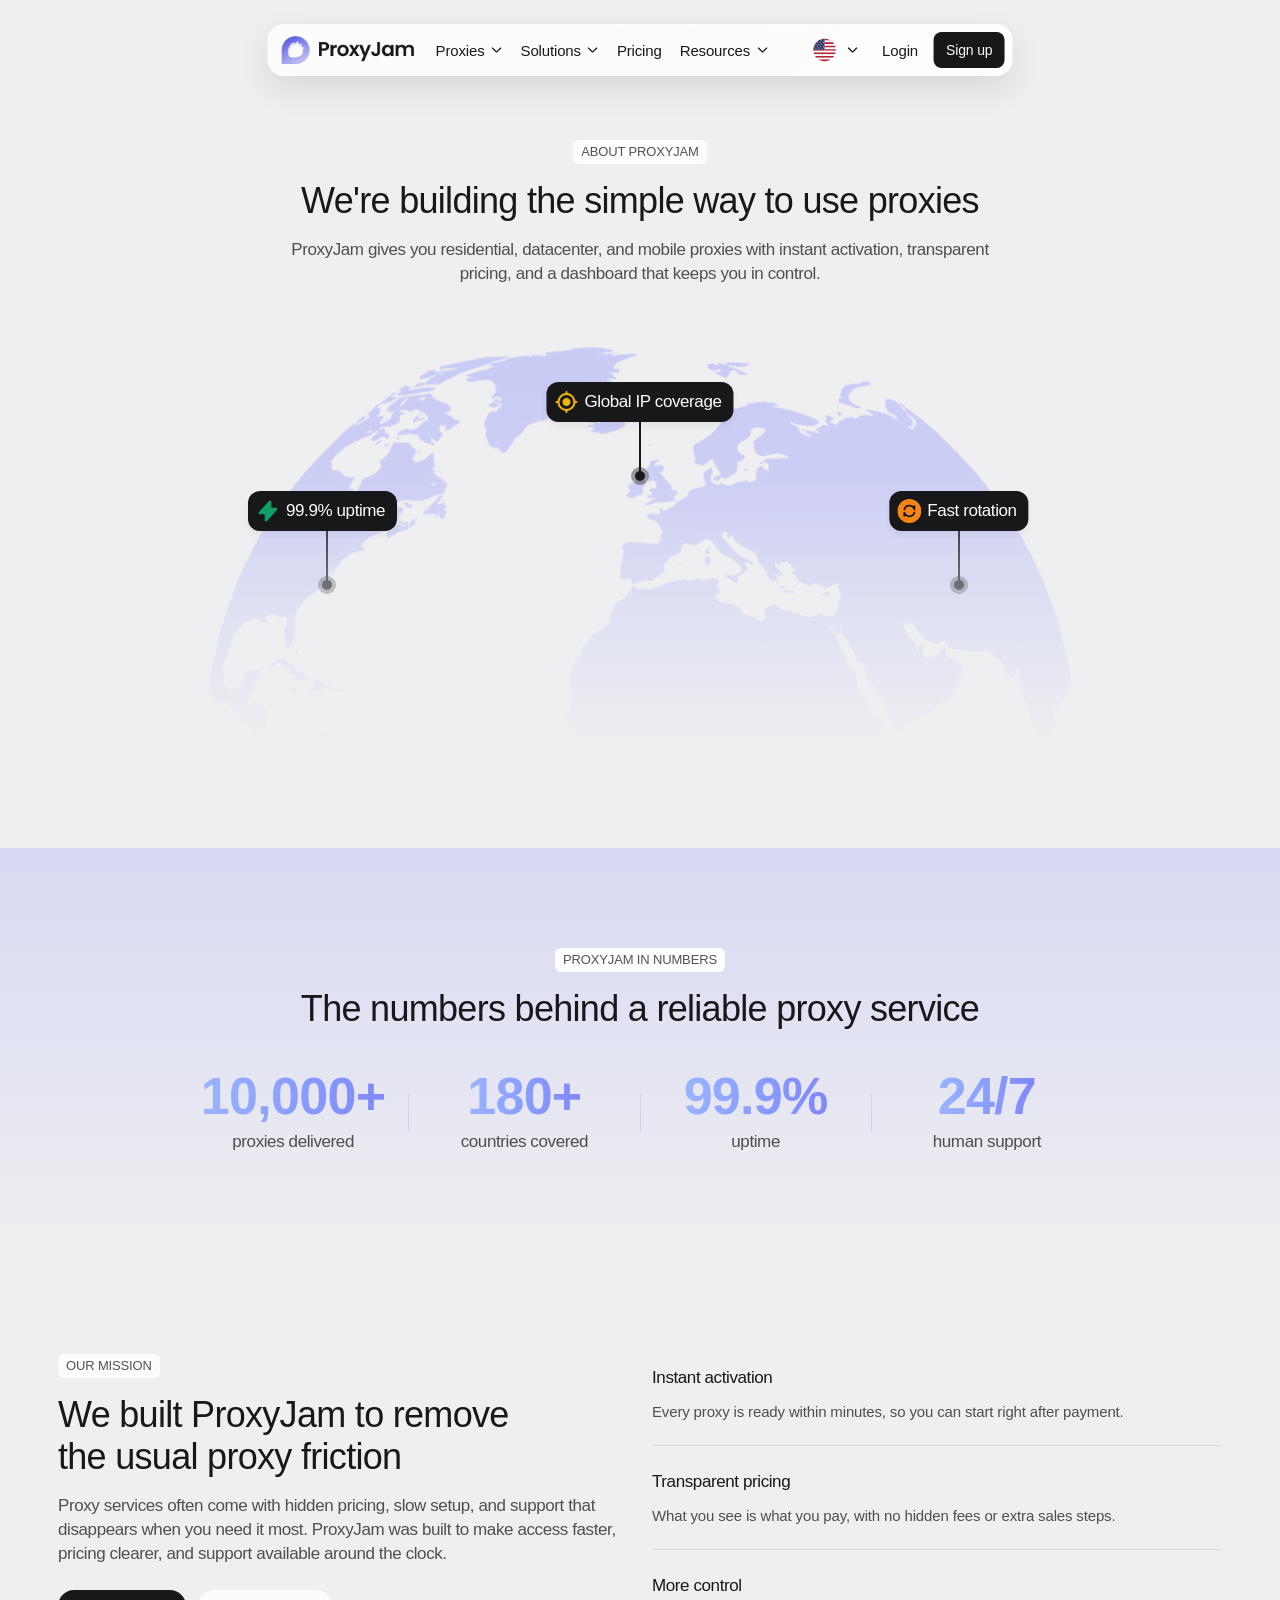
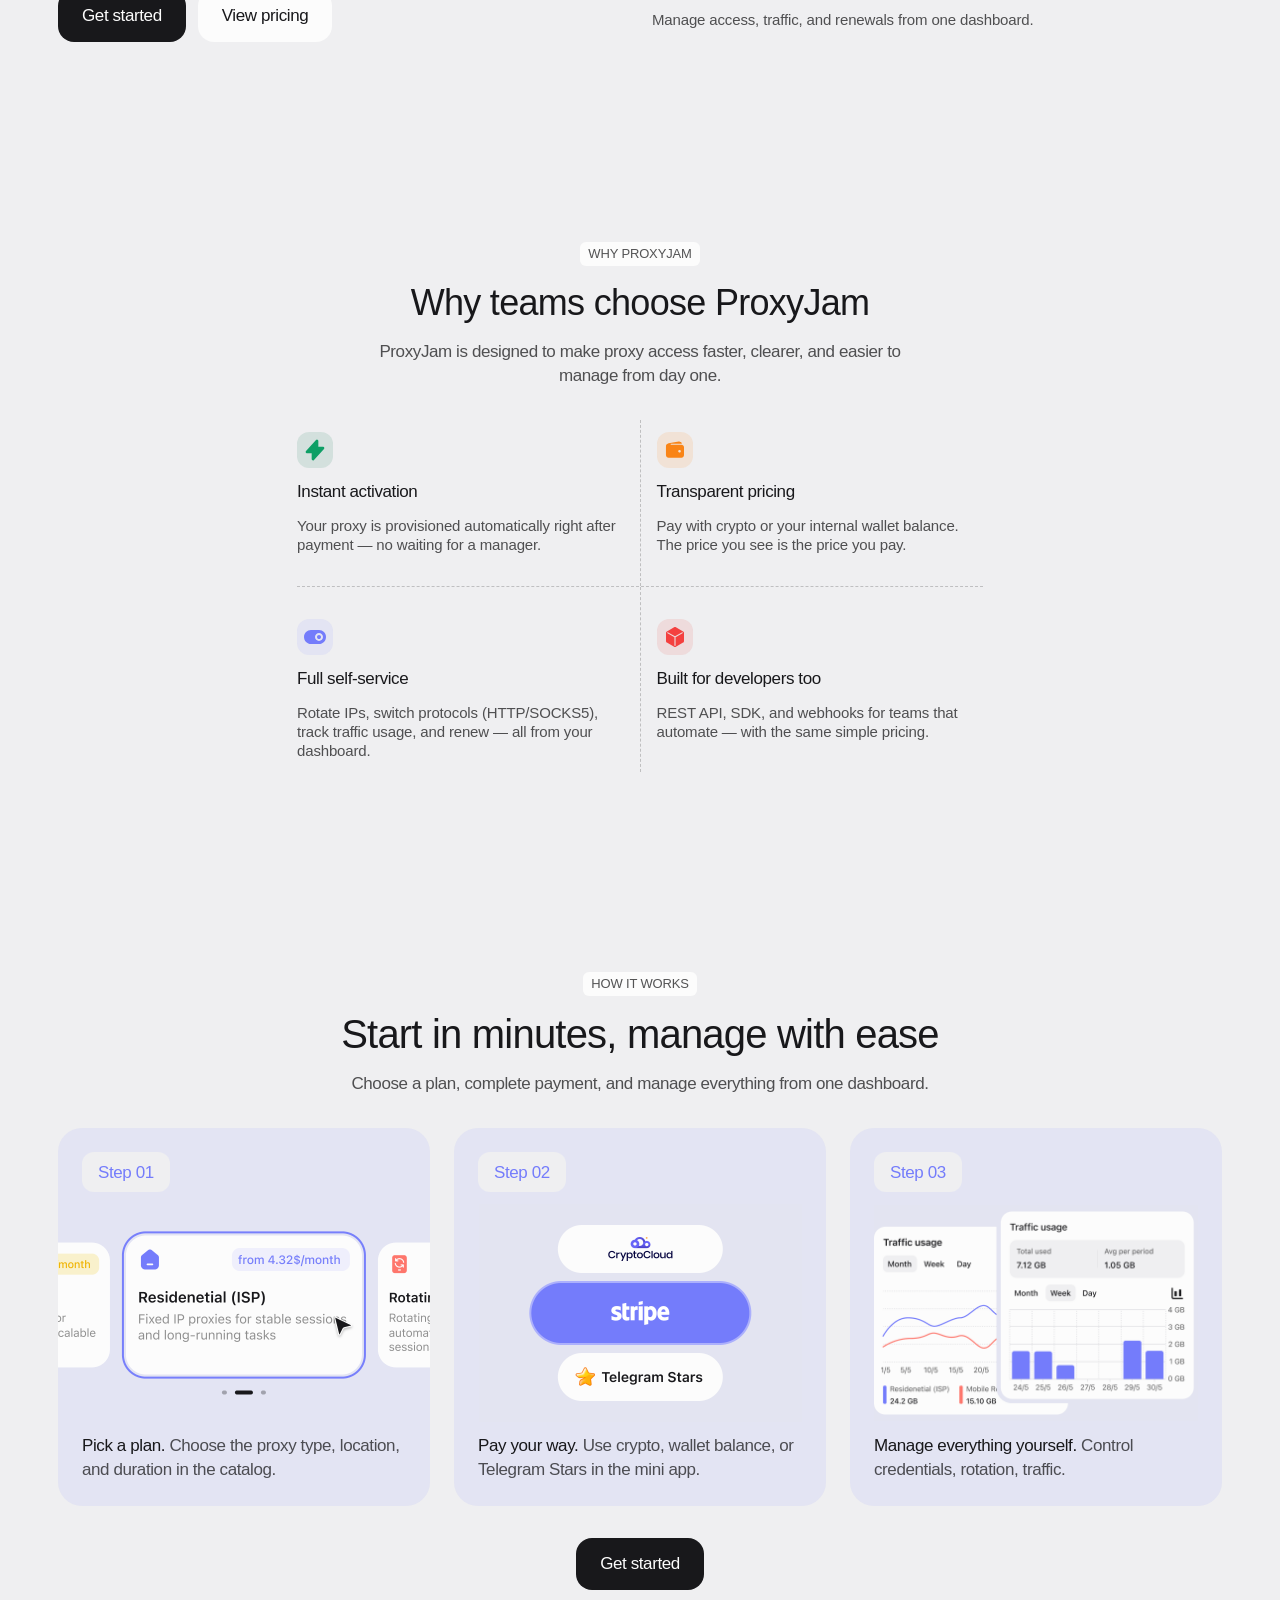
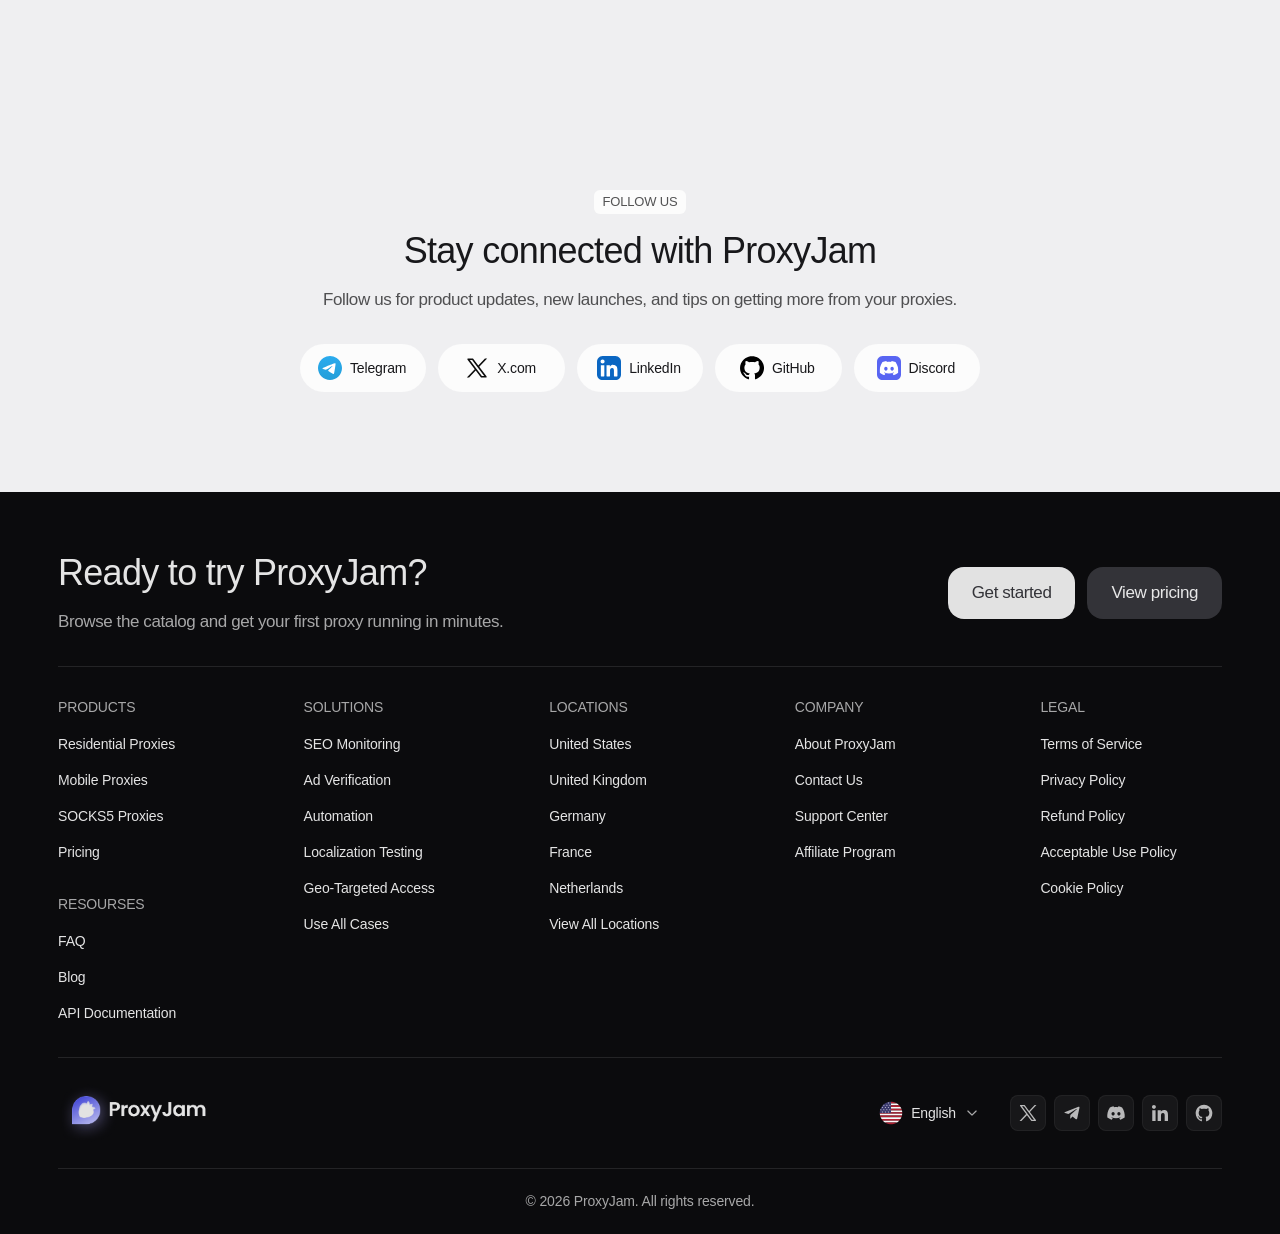
<file: about.html>
<!DOCTYPE html>
<html lang="en">
<head>
<meta charset="UTF-8">
<meta name="viewport" content="width=device-width, initial-scale=1.0">
<title>About ProxyJam</title>
<link rel="preconnect" href="https://fonts.googleapis.com">
<link rel="preconnect" href="https://fonts.gstatic.com" crossorigin>
<link rel="stylesheet" href="https://fonts.googleapis.com/css2?family=Poppins:wght@600&display=swap">
<link rel="stylesheet" href="css/common.css">
<link rel="stylesheet" href="css/about.css">
</head>
<body>

<div data-include="partials/header.html"></div>


<!-- ══════════════════════════════════
     HERO — About ProxyJam
══════════════════════════════════ -->
<section class="about-hero">

  <div class="about-section-header">
    <span class="section-label">ABOUT PROXYJAM</span>
    <h1 class="about-title">We're building the simple way to use proxies</h1>
    <p class="about-subtitle">ProxyJam gives you residential, datacenter, and mobile proxies with instant activation, transparent pricing, and a dashboard that keeps you in control.</p>
  </div>

  <!-- Globe with floating cards -->
  <div class="about-earth">

    <!-- Gradient globe -->
    <div class="about-earth-globe"></div>

    <!-- Bottom fade to page bg -->
    <div class="about-earth-fade"></div>

    <!-- Card: Global IP coverage (top center) -->
    <div class="about-card about-card--coverage">
      <img src="assets/about-icon-coverage.svg" alt="">
      <span class="about-card-label">Global IP coverage</span>
    </div>
    <img class="about-pointer about-ptr--coverage" src="assets/about-pointer.svg" alt="">

    <!-- Card: Fast rotation (right) -->
    <div class="about-card about-card--rotation">
      <img src="assets/about-icon-rotation.svg" alt="">
      <span class="about-card-label">Fast rotation</span>
    </div>
    <img class="about-pointer about-ptr--rotation" src="assets/about-pointer.svg" alt="">

    <!-- Card: 99.9% uptime (left) -->
    <div class="about-card about-card--uptime">
      <img src="assets/about-icon-uptime.svg" alt="">
      <span class="about-card-label">99.9% uptime</span>
    </div>
    <img class="about-pointer about-ptr--uptime" src="assets/about-pointer.svg" alt="">

  </div>

</section>



<!-- ══════════════════════════════════
     NUMBERS — ProxyJam in numbers
══════════════════════════════════ -->
<section class="an-section">
  <div class="an-inner">

    <div class="an-header">
      <span class="section-label">PROXYJAM IN NUMBERS</span>
      <h2 class="an-title">The numbers behind a reliable proxy service</h2>
    </div>

    <div class="stats-row">
      <div class="stats-item">
        <span class="stats-num">10,000+</span>
        <span class="stats-label">proxies delivered</span>
      </div>
      <div class="stats-divider"></div>
      <div class="stats-item">
        <span class="stats-num">180+</span>
        <span class="stats-label">countries covered</span>
      </div>
      <div class="stats-divider"></div>
      <div class="stats-item">
        <span class="stats-num">99.9%</span>
        <span class="stats-label">uptime</span>
      </div>
      <div class="stats-divider"></div>
      <div class="stats-item">
        <span class="stats-num">24/7</span>
        <span class="stats-label">human support</span>
      </div>
    </div>

  </div>
</section>


<!-- ══════════════════════════════════
     MISSION — Our mission
══════════════════════════════════ -->
<section class="am-section">
  <div class="am-inner">

    <!-- Left: header (always) + buttons (desktop only) -->
    <div class="am-left">
      <div class="am-header">
        <span class="section-label">OUR MISSION</span>
        <h2 class="am-title">We built ProxyJam to remove the usual proxy friction</h2>
        <p class="am-desc">Proxy services often come with hidden pricing, slow setup, and support that disappears when you need it most. ProxyJam was built to make access faster, pricing clearer, and support available around the clock.</p>
      </div>
      <div class="am-btns">
        <button class="btn-primary btn-xl">Get started</button>
        <button class="btn-secondary-on-accent btn-xl">View pricing</button>
      </div>
    </div>

    <!-- Right: feature cards -->
    <div class="am-right">
      <div class="am-card">
        <p class="am-card-title">Instant activation</p>
        <p class="am-card-desc">Every proxy is ready within minutes, so you can start right after payment.</p>
      </div>
      <div class="am-rule"></div>
      <div class="am-card">
        <p class="am-card-title">Transparent pricing</p>
        <p class="am-card-desc">What you see is what you pay, with no hidden fees or extra sales steps.</p>
      </div>
      <div class="am-rule"></div>
      <div class="am-card">
        <p class="am-card-title">More control</p>
        <p class="am-card-desc">Manage access, traffic, and renewals from one dashboard.</p>
      </div>
    </div>

  </div>

  <!-- Mobile buttons (below feature cards) -->
  <div class="am-btns am-btns-m">
    <button class="btn-primary btn-xl">Get started</button>
    <button class="btn-secondary-on-accent btn-xl">View pricing</button>
  </div>

</section>


<!-- ══════════════════════════════════
     WHY — Why teams choose ProxyJam
══════════════════════════════════ -->
<section class="aw-section">
  <div class="aw-inner">

    <div class="aw-header">
      <span class="section-label">WHY PROXYJAM</span>
      <h2 class="aw-title">Why teams choose ProxyJam</h2>
      <p class="aw-subtitle">ProxyJam is designed to make proxy access faster, clearer, and easier to manage from day one.</p>
    </div>

    <!-- Desktop: 2×2 grid -->
    <div class="aw-desktop">
      <div class="aw-grid">
        <div class="aw-row">
          <div class="aw-cell aw-cell--left">
            <div class="aw-feat">
              <div class="aw-feat-icon" style="background: var(--status-success-bg)">
                <img src="assets/aw-icon-activation.svg" alt="">
              </div>
              <p class="aw-feat-title">Instant activation</p>
              <p class="aw-feat-desc">Your proxy is provisioned automatically right after payment — no waiting for a manager.</p>
            </div>
          </div>
          <div class="aw-cell aw-cell--right">
            <div class="aw-feat">
              <div class="aw-feat-icon" style="background: var(--status-warning-bg)">
                <img src="assets/aw-icon-pricing.svg" alt="">
              </div>
              <p class="aw-feat-title">Transparent pricing</p>
              <p class="aw-feat-desc">Pay with crypto or your internal wallet balance. The price you see is the price you pay.</p>
            </div>
          </div>
        </div>
        <div class="aw-row aw-row--top">
          <div class="aw-cell aw-cell--left aw-cell--bottom">
            <div class="aw-feat">
              <div class="aw-feat-icon" style="background: var(--status-brand-bg)">
                <img src="assets/aw-icon-service.svg" alt="">
              </div>
              <p class="aw-feat-title">Full self-service</p>
              <p class="aw-feat-desc">Rotate IPs, switch protocols (HTTP/SOCKS5), track traffic usage, and renew — all from your dashboard.</p>
            </div>
          </div>
          <div class="aw-cell aw-cell--right aw-cell--bottom">
            <div class="aw-feat">
              <div class="aw-feat-icon" style="background: var(--status-error-bg)">
                <img src="assets/aw-icon-dev.svg" alt="">
              </div>
              <p class="aw-feat-title">Built for developers too</p>
              <p class="aw-feat-desc">REST API, SDK, and webhooks for teams that automate — with the same simple pricing.</p>
            </div>
          </div>
        </div>
      </div>
    </div>

    <!-- Mobile: stacked list -->
    <div class="aw-mobile">
      <div class="aw-list-m">
        <div class="aw-feat-m">
          <div class="aw-feat-icon" style="background: var(--status-success-bg)">
            <img src="assets/aw-icon-activation.svg" alt="">
          </div>
          <p class="aw-feat-title">Instant activation</p>
          <p class="aw-feat-desc">Your proxy is provisioned automatically right after payment — no waiting for a manager.</p>
        </div>
        <div class="aw-feat-m">
          <div class="aw-feat-icon" style="background: var(--status-warning-bg)">
            <img src="assets/aw-icon-pricing.svg" alt="">
          </div>
          <p class="aw-feat-title">Transparent pricing</p>
          <p class="aw-feat-desc">Pay with crypto or your internal wallet balance. The price you see is the price you pay.</p>
        </div>
        <div class="aw-feat-m">
          <div class="aw-feat-icon" style="background: var(--status-brand-bg)">
            <img src="assets/aw-icon-service.svg" alt="">
          </div>
          <p class="aw-feat-title">Full self-service</p>
          <p class="aw-feat-desc">Rotate IPs, switch protocols (HTTP/SOCKS5), track traffic usage, and renew — all from your dashboard.</p>
        </div>
        <div class="aw-feat-m">
          <div class="aw-feat-icon" style="background: var(--status-error-bg)">
            <img src="assets/aw-icon-dev.svg" alt="">
          </div>
          <p class="aw-feat-title">Built for developers too</p>
          <p class="aw-feat-desc">REST API, SDK, and webhooks for teams that automate — with the same simple pricing.</p>
        </div>
      </div>
    </div>
  </div>
</section>


<!-- ══════════════════════════════════════
     HOW IT WORKS
══════════════════════════════════════ -->
<section class="ahiw-section">
  <div class="ahiw-inner">

    <div class="ahiw-header">
      <span class="section-label">HOW IT WORKS</span>
      <h2 class="ahiw-title">Start in minutes, manage with ease</h2>
      <p class="ahiw-subtitle">Choose a plan, complete payment, and manage everything from one dashboard.</p>
    </div>

    <!-- Desktop: 3 cards in a row -->
    <div class="ahiw-desktop">
      <div class="ahiw-steps">

        <div class="ahiw-card">
          <div class="ahiw-step-label">Step 01</div>
          <div class="ahiw-illus" aria-hidden="true">
            <img src="assets/hiw-illus-01-m.png" class="ahiw-illus-img ahiw-illus-img--carousel" alt="">
          </div>
          <p class="ahiw-card-text"><strong>Pick a plan.</strong> Choose the proxy type, location, and duration in the catalog.</p>
        </div>

        <div class="ahiw-card">
          <div class="ahiw-step-label">Step 02</div>
          <div class="ahiw-illus" aria-hidden="true">
            <img src="assets/hiw-illus-02.png" class="ahiw-illus-img" alt="">
          </div>
          <p class="ahiw-card-text"><strong>Pay your way.</strong> Use crypto, wallet balance, or Telegram Stars in the mini app.</p>
        </div>

        <div class="ahiw-card">
          <div class="ahiw-step-label">Step 03</div>
          <div class="ahiw-illus" aria-hidden="true">
            <img src="assets/hiw-illus-03.png" class="ahiw-illus-img" alt="">
          </div>
          <p class="ahiw-card-text"><strong>Manage everything yourself.</strong> Control credentials, rotation, traffic.</p>
        </div>

      </div>
      <button class="btn-primary btn-xl">Get started</button>
    </div>

    <!-- Mobile: cards stacked -->
    <div class="ahiw-mobile">
      <div class="ahiw-steps-m">

        <div class="ahiw-card ahiw-card-m">
          <div class="ahiw-step-label">Step 01</div>
          <div class="ahiw-illus" aria-hidden="true">
            <img src="assets/hiw-illus-01-m.png" class="ahiw-illus-img ahiw-illus-img--carousel" alt="">
          </div>
          <p class="ahiw-card-text"><strong>Pick a plan.</strong> Choose the proxy type, location, and duration in the catalog.</p>
        </div>

        <div class="ahiw-card ahiw-card-m">
          <div class="ahiw-step-label">Step 02</div>
          <div class="ahiw-illus" aria-hidden="true">
            <img src="assets/hiw-illus-02.png" class="ahiw-illus-img" alt="">
          </div>
          <p class="ahiw-card-text"><strong>Pay your way.</strong> Use crypto, wallet balance, or Telegram Stars in the mini app.</p>
        </div>

        <div class="ahiw-card ahiw-card-m">
          <div class="ahiw-step-label">Step 03</div>
          <div class="ahiw-illus" aria-hidden="true">
            <img src="assets/hiw-illus-03.png" class="ahiw-illus-img" alt="">
          </div>
          <p class="ahiw-card-text"><strong>Manage everything yourself.</strong> Control credentials, rotation, traffic.</p>
        </div>

      </div>
      <button class="btn-primary btn-xl">Get started</button>
    </div>

  </div>
</section>


<!-- ══════════════════════════════════════
     SOCIAL — Stay connected with ProxyJam
══════════════════════════════════════ -->
<section class="sc-section">
  <div class="sc-inner">

    <div class="sc-header">
      <span class="section-label">FOLLOW US</span>
      <h2 class="sc-title">Stay connected with ProxyJam</h2>
      <p class="sc-subtitle">Follow us for product updates, new launches, and tips on getting more from your proxies.</p>
    </div>

    <div class="sc-btns">
      <a href="#" class="sc-btn">
        <img src="assets/sc-icon-tg.svg" class="sc-btn-icon" alt="">
        <span class="sc-btn-label">Telegram</span>
      </a>
      <a href="#" class="sc-btn">
        <img src="assets/sc-icon-x.svg" class="sc-btn-icon" alt="">
        <span class="sc-btn-label">X.com</span>
      </a>
      <a href="#" class="sc-btn">
        <img src="assets/sc-icon-ln.svg" class="sc-btn-icon" alt="">
        <span class="sc-btn-label">LinkedIn</span>
      </a>
      <a href="#" class="sc-btn">
        <img src="assets/sc-icon-gh.svg" class="sc-btn-icon" alt="">
        <span class="sc-btn-label">GitHub</span>
      </a>
      <a href="#" class="sc-btn">
        <img src="assets/sc-icon-discord.svg" class="sc-btn-icon" alt="">
        <span class="sc-btn-label">Discord</span>
      </a>
    </div>

  </div>
</section>


<div data-include="partials/footer.html"></div>

<script src="js/includes.js"></script>
</body>
</html>
</file>
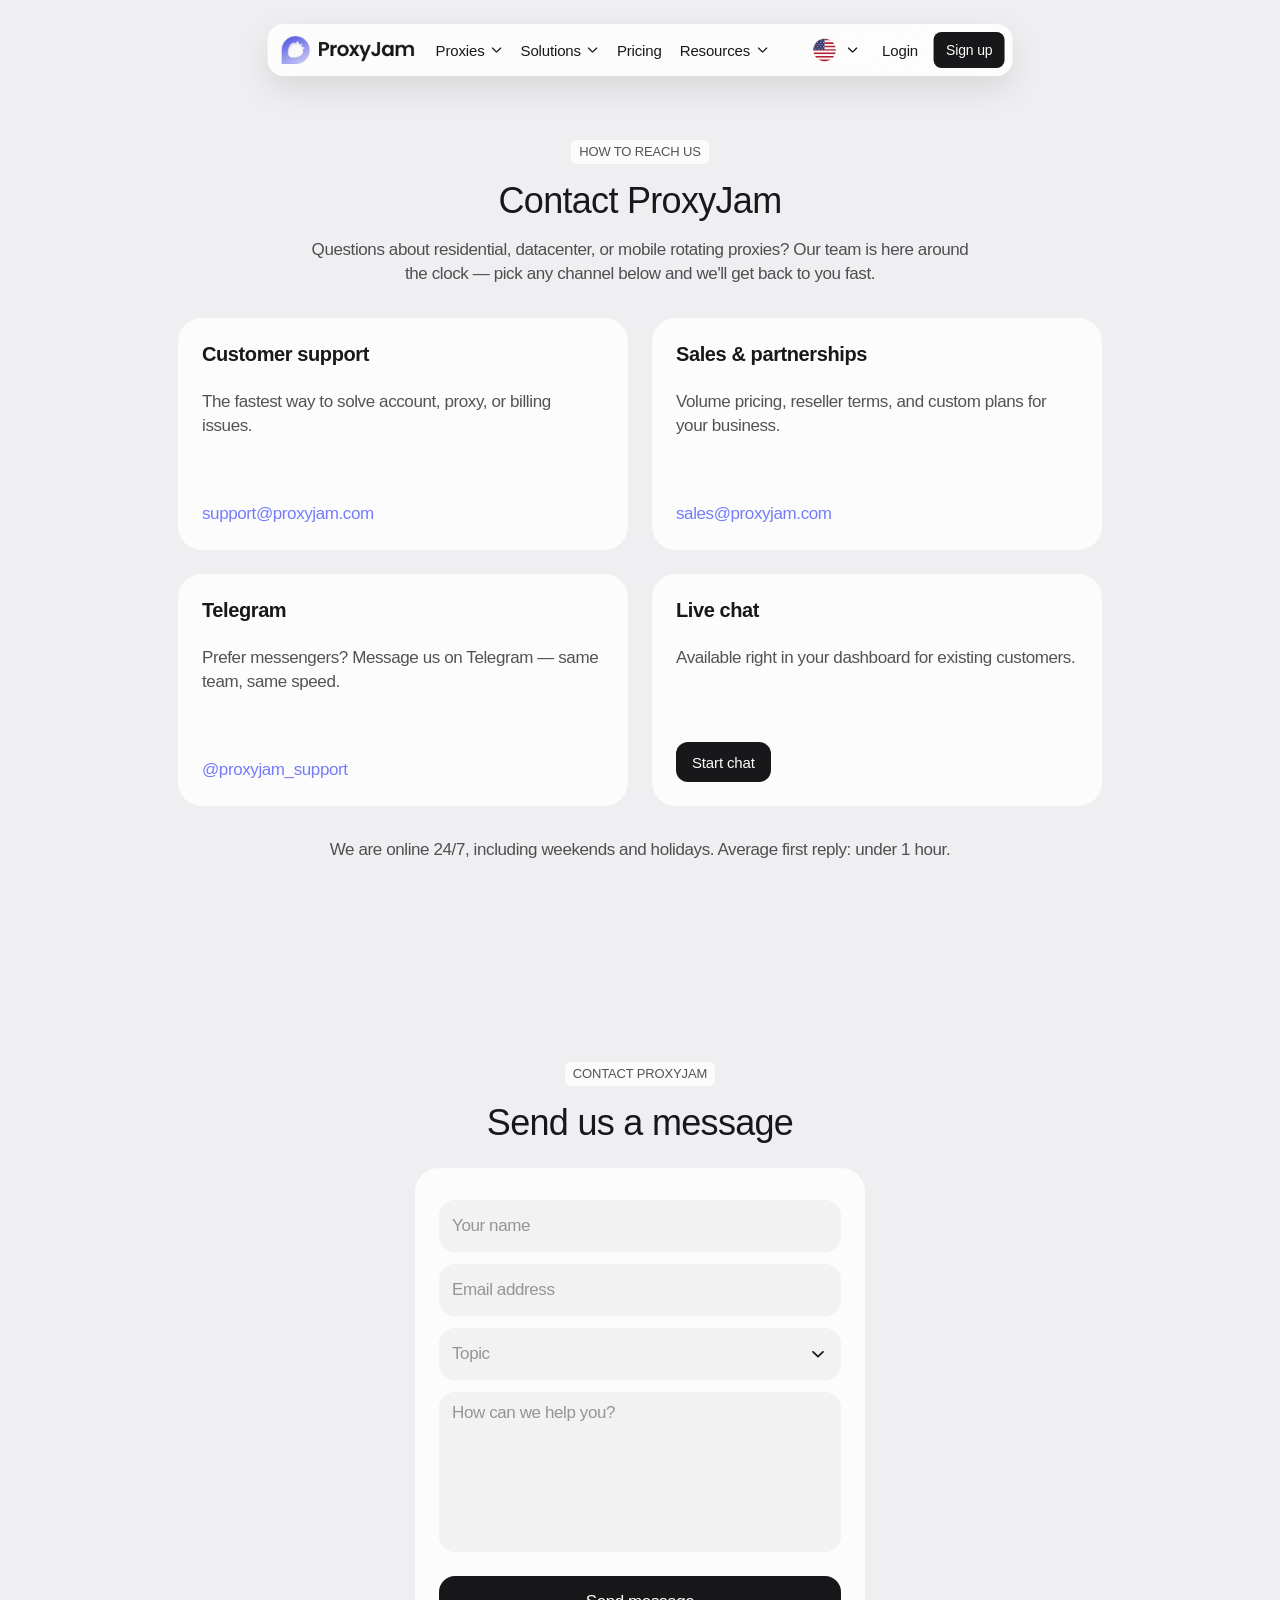
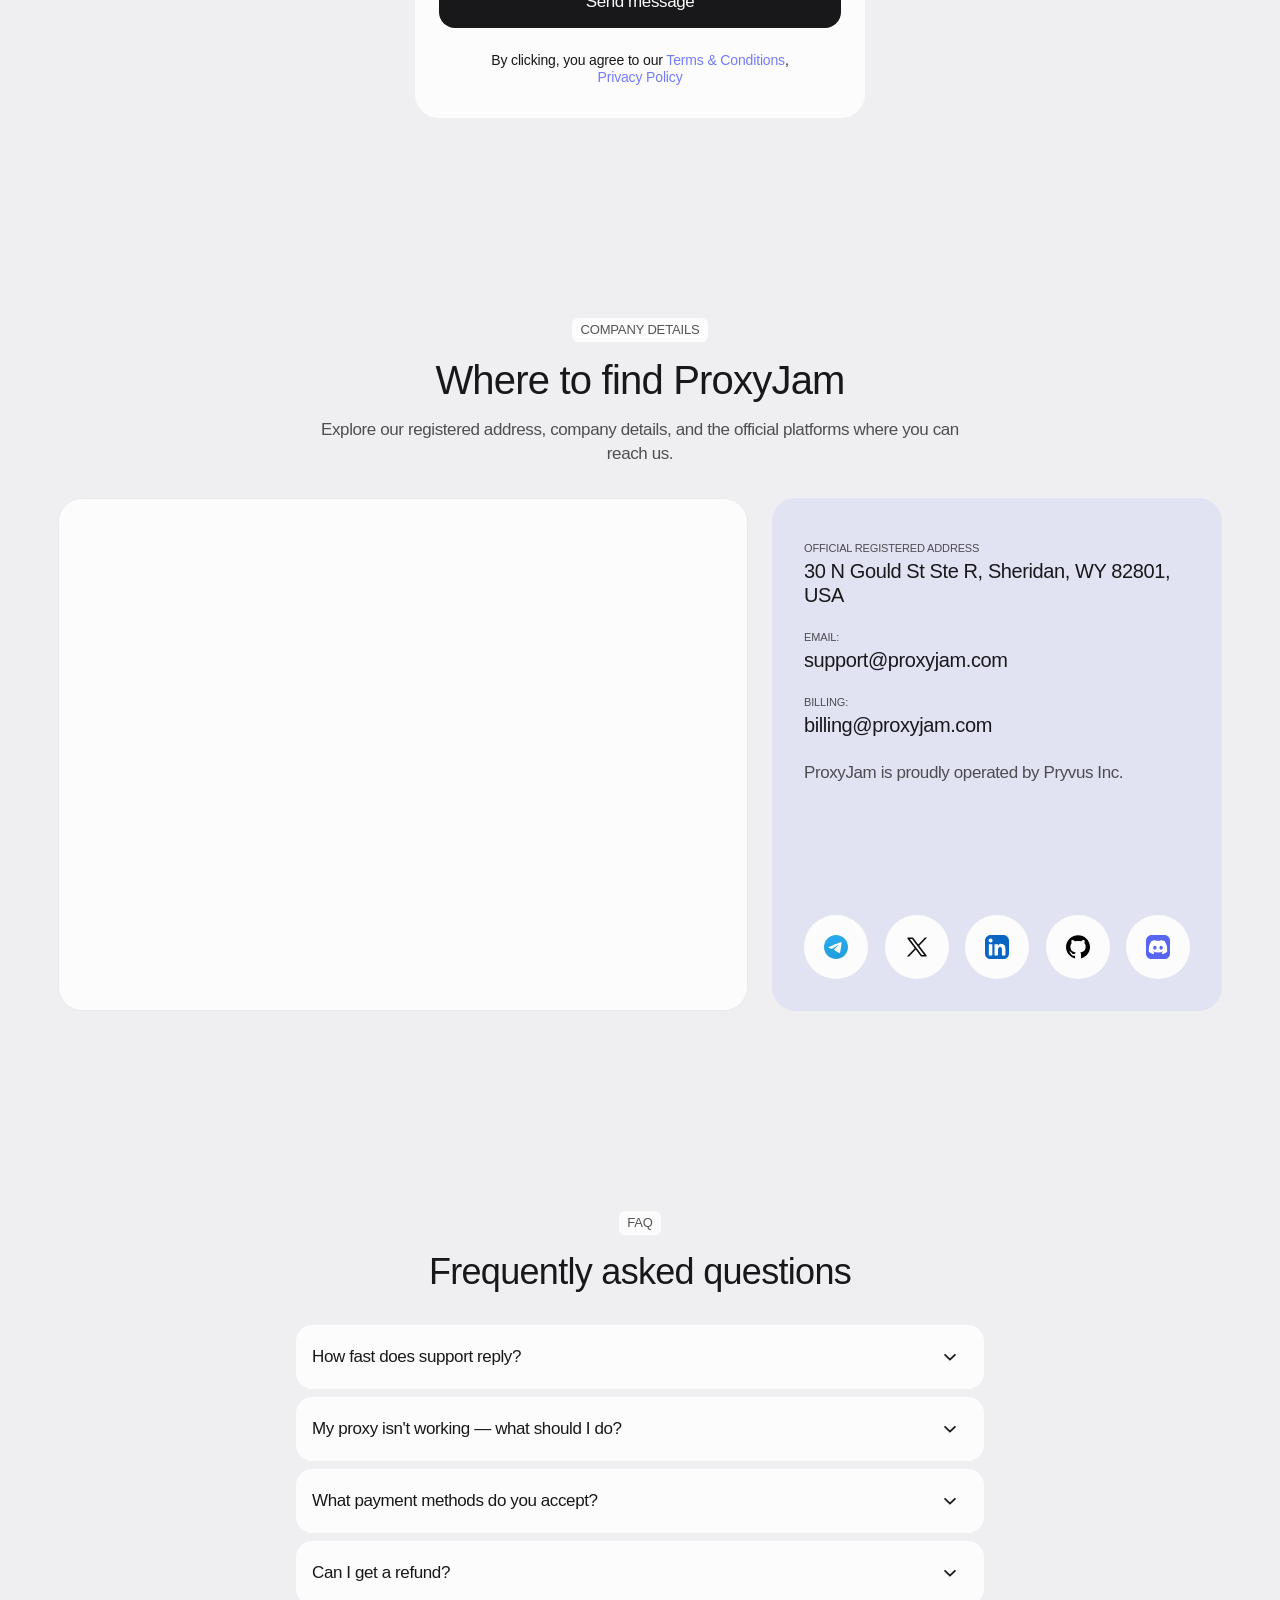
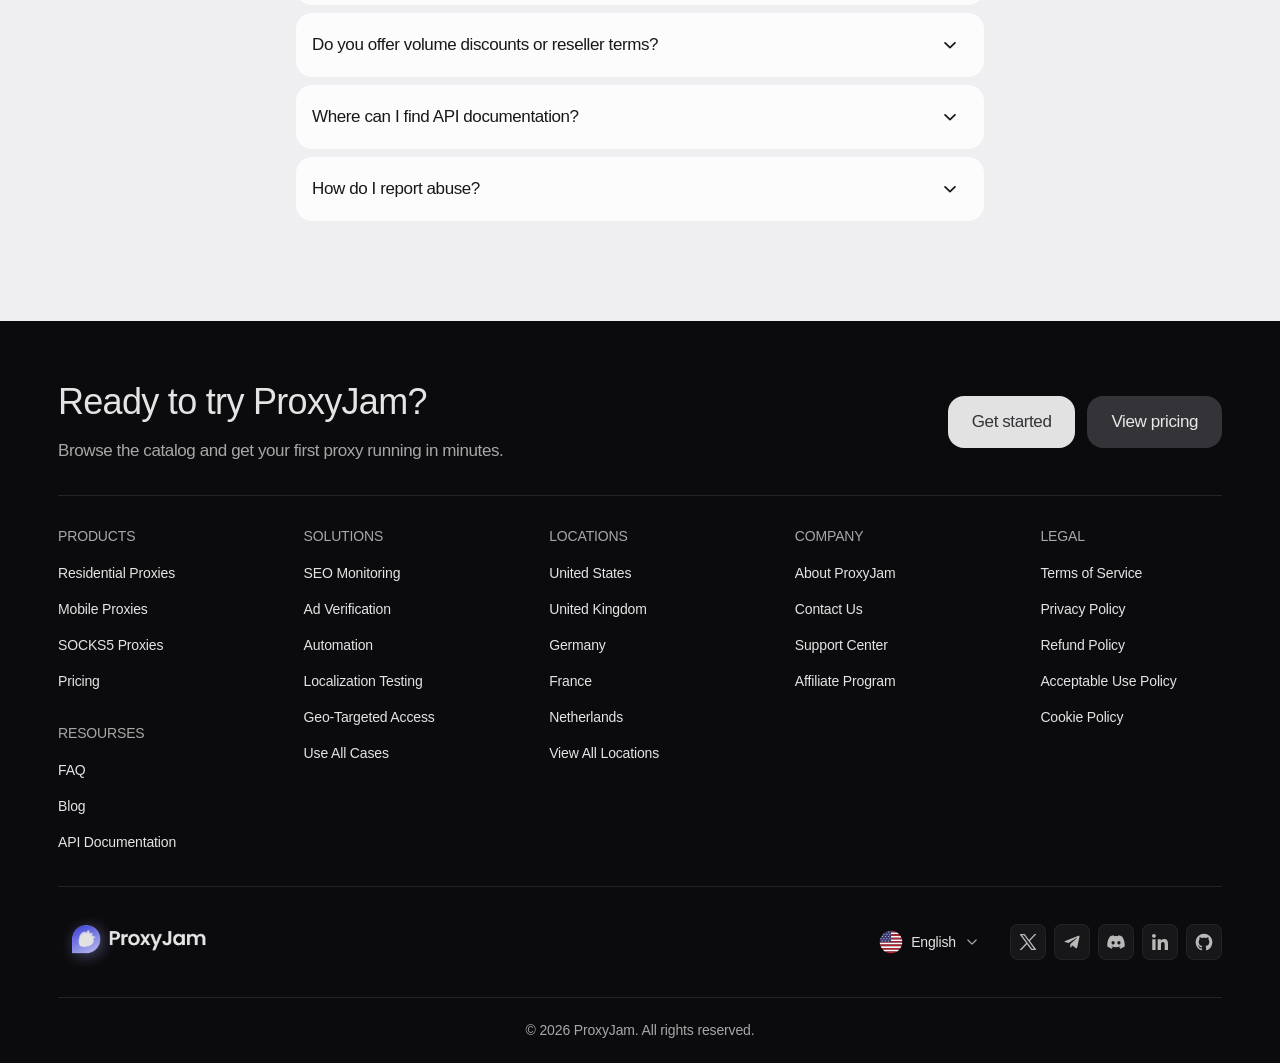
<file: contact.html>
<!DOCTYPE html>
<html lang="en">
<head>
<meta charset="UTF-8">
<meta name="viewport" content="width=device-width, initial-scale=1.0">
<title>Contact ProxyJam</title>
<link rel="preconnect" href="https://fonts.googleapis.com">
<link rel="preconnect" href="https://fonts.gstatic.com" crossorigin>
<link rel="stylesheet" href="https://fonts.googleapis.com/css2?family=Poppins:wght@600&display=swap">
<link rel="stylesheet" href="css/common.css">
<link rel="stylesheet" href="css/contact.css">
</head>
<body>

<div data-include="partials/header.html"></div>


<!-- ══════════════════════════════════
     HERO — Contact ProxyJam
══════════════════════════════════ -->
<section class="cu-section">

    <div class="cu-header">
      <span class="section-label">HOW TO REACH US</span>
      <h1 class="cu-title">Contact ProxyJam</h1>
      <p class="cf-subtitle">Questions about residential, datacenter, or mobile rotating proxies? Our team is here around the clock — pick any channel below and we'll get back to you fast.</p>
    </div>

    <div class="cu-grid">

      <!-- Row 1 -->
      <div class="cu-row">

        <div class="cu-card">
          <div class="cu-card-content">
            <p class="cu-card-title">Customer support</p>
            <p class="cu-card-desc">The fastest way to solve account, proxy, or billing issues.</p>
          </div>
          <a href="mailto:support@proxyjam.com" class="cu-card-link link-accent">support@proxyjam.com</a>
        </div>

        <div class="cu-card">
          <div class="cu-card-content">
            <p class="cu-card-title">Sales &amp; partnerships</p>
            <p class="cu-card-desc">Volume pricing, reseller terms, and custom plans for your business.</p>
          </div>
          <a href="mailto:sales@proxyjam.com" class="cu-card-link link-accent">sales@proxyjam.com</a>
        </div>

      </div>

      <!-- Row 2 -->
      <div class="cu-row">

        <div class="cu-card">
          <div class="cu-card-content">
            <p class="cu-card-title">Telegram</p>
            <p class="cu-card-desc">Prefer messengers? Message us on Telegram — same team, same speed.</p>
          </div>
          <a href="https://t.me/proxyjam_support" class="cu-card-link link-accent">@proxyjam_support</a>
        </div>

        <div class="cu-card">
          <div class="cu-card-content">
            <p class="cu-card-title">Live chat</p>
            <p class="cu-card-desc">Available right in your dashboard for existing customers.</p>
          </div>
          <button class="btn-primary btn-m">Start chat</button>
        </div>

      </div>

    </div>

    <p class="cu-note">We are online 24/7, including weekends and holidays. Average first reply: under 1 hour.</p>

</section>


<!-- ══════════════════════════════════
     FORM — Send us a message
══════════════════════════════════ -->
<section class="cf-section">

  <div class="cu-header cf-header">
    <span class="section-label">CONTACT PROXYJAM</span>
    <h2 class="cu-title">Send us a message</h2>
  </div>

  <form class="cf-card" id="cf-form" novalidate>
    <div class="cf-fields">

      <!-- Text field -->
      <label class="sel-wrap sel-wrap--text">
        <span class="sel-input">
          <span class="sel-text">
            <span class="sel-label">Your name</span>
            <input class="sel-field" type="text" name="name" placeholder="Your name" autocomplete="name" required>
          </span>
        </span>
        <span class="sel-hint" data-hint="Please enter your name"></span>
      </label>

      <label class="sel-wrap sel-wrap--text">
        <span class="sel-input">
          <span class="sel-text">
            <span class="sel-label">Email address</span>
            <input class="sel-field" type="email" name="email" placeholder="Email address" autocomplete="email" required>
          </span>
        </span>
        <span class="sel-hint" data-hint="Please enter a valid email address"></span>
      </label>

      <!-- Select (custom dropdown, js/fields.js) -->
      <div class="sel-wrap sel-wrap--empty" data-sel="cf-topic" data-required>
        <div class="sel-input">
          <div class="sel-text">
            <span class="sel-label">Topic</span>
            <span class="sel-value"></span>
          </div>
          <img class="sel-chev" src="assets/chevron-down-field.svg" alt="">
        </div>
        <div class="sel-drop sel-drop--plan" id="seldrop-cf-topic">
          <div class="sel-drop-item sel-drop-item--sm"><span class="sel-drop-name">Support</span></div>
          <div class="sel-drop-item sel-drop-item--sm"><span class="sel-drop-name">Sales &amp; partnerships</span></div>
          <div class="sel-drop-item sel-drop-item--sm"><span class="sel-drop-name">Abuse report</span></div>
          <div class="sel-drop-item sel-drop-item--sm"><span class="sel-drop-name">Other</span></div>
        </div>
        <span class="sel-hint" data-hint="Please choose a topic"></span>
      </div>

      <!-- Textarea -->
      <label class="sel-wrap sel-wrap--text">
        <span class="sel-input sel-input--area">
          <span class="sel-text">
            <span class="sel-label">How can we help you?</span>
            <textarea class="sel-field" name="message" placeholder="How can we help you?" required></textarea>
          </span>
        </span>
        <span class="sel-hint" data-hint="Please tell us how we can help"></span>
      </label>

    </div>
    <button type="submit" class="btn-primary btn-xl cf-submit">Send message</button>
    <p class="cf-legal">By clicking, you agree to our <a href="#" class="link-accent">Terms &amp; Conditions</a>,<br><a href="#" class="link-accent">Privacy Policy</a></p>
  </form>

</section>


<!-- ══════════════════════════════════
     COMPANY DETAILS — Where to find ProxyJam
══════════════════════════════════ -->
<section class="cd-section">

  <div class="cu-header">
    <span class="section-label">COMPANY DETAILS</span>
    <h2 class="cd-title">Where to find ProxyJam</h2>
    <p class="cf-subtitle">Explore our registered address, company details, and the official platforms where you can reach us.</p>
  </div>

  <div class="cd-info">

    <div class="cd-map">
      <iframe
        src="https://www.google.com/maps?q=30+N+Gould+St+Ste+R,+Sheridan,+WY+82801,+USA&hl=en&z=15&output=embed"
        loading="lazy"
        referrerpolicy="no-referrer-when-downgrade"
        allowfullscreen
        title="ProxyJam registered address on Google Maps"></iframe>
    </div>

    <div class="cd-card">
      <div class="cd-fields">
        <div class="cd-field">
          <span class="cd-field-label">Official Registered Address</span>
          <span class="cd-field-value">30 N Gould St Ste R, Sheridan, WY 82801, USA</span>
        </div>
        <div class="cd-field">
          <span class="cd-field-label">Email:</span>
          <a class="cd-field-value" href="mailto:support@proxyjam.com">support@proxyjam.com</a>
        </div>
        <div class="cd-field">
          <span class="cd-field-label">Billing:</span>
          <a class="cd-field-value" href="mailto:billing@proxyjam.com">billing@proxyjam.com</a>
        </div>
        <p class="cd-note">ProxyJam is proudly operated by Pryvus Inc.</p>
      </div>

      <div class="cd-socials">
        <a href="#" class="cd-social-btn" aria-label="Telegram"><img src="assets/sc-icon-tg.svg" alt=""></a>
        <a href="#" class="cd-social-btn" aria-label="X"><img src="assets/sc-icon-x.svg" alt=""></a>
        <a href="#" class="cd-social-btn" aria-label="LinkedIn"><img src="assets/sc-icon-ln.svg" alt=""></a>
        <a href="#" class="cd-social-btn" aria-label="GitHub"><img src="assets/sc-icon-gh.svg" alt=""></a>
        <a href="#" class="cd-social-btn" aria-label="Discord"><img src="assets/sc-icon-discord.svg" alt=""></a>
      </div>
    </div>

  </div>

</section>


<!-- ══════════════════════════════════
     FAQ
══════════════════════════════════ -->
<section class="cf-section">
  <div class="faq-section">
    <div class="faq-header">
      <span class="section-label">FAQ</span>
      <h2 class="faq-title">Frequently asked questions</h2>
    </div>
    <div class="faq-list">

      <div class="faq-item">
        <button class="faq-trigger" aria-expanded="false">
          <span class="faq-q">How fast does support reply?</span>
          <span class="faq-icon"><img src="assets/faq-chevron.svg" alt=""></span>
        </button>
        <div class="faq-body"><p class="faq-a">We're online 24/7. Average first reply time is under 1 hour, including weekends and holidays.</p></div>
      </div>

      <div class="faq-item">
        <button class="faq-trigger" aria-expanded="false">
          <span class="faq-q">My proxy isn't working — what should I do?</span>
          <span class="faq-icon"><img src="assets/faq-chevron.svg" alt=""></span>
        </button>
        <div class="faq-body"><p class="faq-a">Contact support with your order ID and a description of the issue. Our team will diagnose and resolve it or issue a replacement.</p></div>
      </div>

      <div class="faq-item">
        <button class="faq-trigger" aria-expanded="false">
          <span class="faq-q">What payment methods do you accept?</span>
          <span class="faq-icon"><img src="assets/faq-chevron.svg" alt=""></span>
        </button>
        <div class="faq-body"><p class="faq-a">We accept all major credit and debit cards, PayPal, and popular cryptocurrencies.</p></div>
      </div>

      <div class="faq-item">
        <button class="faq-trigger" aria-expanded="false">
          <span class="faq-q">Can I get a refund?</span>
          <span class="faq-icon"><img src="assets/faq-chevron.svg" alt=""></span>
        </button>
        <div class="faq-body"><p class="faq-a">Please review our pricing and policy pages for the latest information on refund eligibility and terms.</p></div>
      </div>

      <div class="faq-item">
        <button class="faq-trigger" aria-expanded="false">
          <span class="faq-q">Do you offer volume discounts or reseller terms?</span>
          <span class="faq-icon"><img src="assets/faq-chevron.svg" alt=""></span>
        </button>
        <div class="faq-body"><p class="faq-a">Yes. Reach out to our sales team for volume pricing and reseller terms tailored to your business.</p></div>
      </div>

      <div class="faq-item">
        <button class="faq-trigger" aria-expanded="false">
          <span class="faq-q">Where can I find API documentation?</span>
          <span class="faq-icon"><img src="assets/faq-chevron.svg" alt=""></span>
        </button>
        <div class="faq-body"><p class="faq-a">Our REST API is fully documented, with an interactive Swagger explorer available in your dashboard.</p></div>
      </div>

      <div class="faq-item">
        <button class="faq-trigger" aria-expanded="false">
          <span class="faq-q">How do I report abuse?</span>
          <span class="faq-icon"><img src="assets/faq-chevron.svg" alt=""></span>
        </button>
        <div class="faq-body"><p class="faq-a">Email support@proxyjam.com with details of the abuse and any relevant logs — our team will investigate promptly.</p></div>
      </div>

    </div>
  </div>
</section>


<div data-include="partials/footer.html"></div>

<script src="js/includes.js"></script>
<script src="js/fields.js"></script>
<script src="js/faq.js"></script>
<script src="js/form-validate.js"></script>
</body>
</html>
</file>
<file: css/common.css>
@keyframes hero-fade-up {
  from { opacity: 0; transform: translateY(2rem); }
  to   { opacity: 1; transform: translateY(0); }
}
.hero-animate {
  animation: hero-fade-up 0.5s ease-out 0.1s both;
}

@font-face {
  font-family: 'DSEG14 Classic';
  src: url('../assets/fonts/DSEG14Classic-Regular.woff2') format('woff2'),
       url('../assets/fonts/DSEG14Classic-Regular.woff') format('woff'),
       url('../assets/fonts/DSEG14Classic-Regular.ttf') format('truetype');
  font-weight: 400;
  font-style: normal;
  font-display: swap;
}

/* ── Design Tokens / Reset / Body ── */
/* ── Design Tokens ── */
:root {
  /* Primitive colors */
  --color-neutral-0:   #000000;
  --color-neutral-5:   #0B0B0D;
  --color-neutral-10:  #18181B;
  --color-neutral-15:  #222226;
  --color-neutral-17:  #2A2A2F;
  --color-neutral-20:  #333338;
  --color-neutral-25:  #3D3D43;
  --color-neutral-30:  #45454C;
  --color-neutral-35:  #505058;
  --color-neutral-65:  #A4A4AC;
  --color-neutral-80:  #C1C1C7;
  --color-neutral-85:  #D9D9DD;
  --color-neutral-90:  #E4E4E8;
  --color-neutral-92:  #EAEAEC;
  --color-neutral-94:  #EFEFF1;
  --color-neutral-95:  #F2F2F3;
  --color-neutral-96:  #F4F4F7;
  --color-neutral-99:  #FCFCFC;
  --color-neutral-100: #FFFFFF;

  --color-indigo-70:  #747CFB;
  --color-indigo-75:  #777FFB;
  --color-green-25:   #0C764A;
  --color-green-30:   #17895C;
  --color-green-35:   #0E9F66;
  --color-green-40:   #17BC7C;
  --color-green-45:   #00E48B;
  --color-orange-50:  #F98416;
  --color-orange-55:  #EC8626;
  --color-orange-70:  #FB8E5D;
  --color-yellow-45:  #E8BD00;
  --color-yellow-50:  #F0B505;
  --color-yellow-55:  #FAC31E;
  --color-coral-70:   #FE766C;
  --color-coral-75:   #FA837A;
  --color-red-45:     #DE0F23;
  --color-red-50:     #F4403F;
  --color-red-55:     #E23131;
  --color-red-60:     #F74647;
  --color-red-65:     #F85959;
  --color-blue-60:    #007AFF;

  /* Semantic colors — Light mode */
  --bg-app:            #EFEFF1;
  --bg-surface-1:      #FCFCFC;
  --bg-surface-2:      #EFEFF1;
  --bg-overlay-subtle: rgba(0,0,0,0.05);  /* selected tab, subtle tint on any surface */
  --bg-scroll:         var(--color-neutral-85);  /* scrollbar thumb */
  --bg-scroll-hover:   var(--color-neutral-80);  /* thumb, hovered/pressed */
  --bg-scroll-inverse: var(--color-neutral-30);  /* same, on a dark surface */
  --bg-scroll-inverse-hover: var(--color-neutral-35);
  --bg-subtle:         #F2F2F3;
  --bg-subtle-hover:   #EFEFF1;
  --bg-overlay:        rgba(34,34,38,0.47);
  /* Button tokens */
  --btn-primary-bg:        #18181B;
  --btn-primary-bg-hover:  #222226;
  --btn-primary-color:     #FCFCFC;
  --btn-secondary-bg:      #EFEFF1;
  --btn-secondary-bg-hover:#E4E4E8;
  --btn-secondary-color:   #18181B;
  --btn-disabled-bg:       rgba(0,0,0,0.10);
  --btn-disabled-color:    rgba(11,11,13,0.40);

  --bg-inverse:        #18181B;  /* dark surface on a light page (tooltips, pills) */

  --text-primary:      #18181B;
  --text-secondary:    rgba(11,11,13,0.70);
  --text-disabled:     rgba(11,11,13,0.40);
  --text-accent:       var(--status-brand-surface);
  --text-inverse:      #FCFCFC;
  /* Inverse text on dark surfaces (footer) */
  --text-inverse-primary:   rgba(252,252,252,0.90);
  --text-inverse-secondary: rgba(252,252,252,0.65);

  --icon-primary:      #18181B;
  --icon-secondary:    rgba(11,11,13,0.35);
  --icon-inverse:      rgba(252,252,252,0.90);

  --border-primary:    #C1C1C7;
  --border-secondary:  #D9D9DD;
  --border-subtle:     #EAEAEC;
  --border-accent:     #777FFB;

  --action-primary:       #747CFB;
  --action-primary-hover: #777FFB;

  --status-success:    #0E9F66;
  --status-warning:    #EC8626;
  --status-error:      #F4403F;

  /* Status icon surfaces + transparent backgrounds (from Figma status/* variables) */
  --status-brand-surface:      #747CFB;
  --status-brand-bg:           #777FFB1A;
  --status-success-surface:    #0E9F66;
  --status-success-bg:         #0C764A1F;
  --status-warning-surface:    #F98416;
  --status-warning-bg:         #FB84141F;
  --status-attention-surface:  #F0B505;
  --status-attention-bg:       #ECC30D33;
  --status-error-surface:      #F4403F;
  --status-error-bg:           #DC26251A;

  --web-header-surface: rgba(252,252,252,0.20);

  /* Slider-gradient style (Figma "Slider-gradient/Light") — brand gradient for
     slider fill and big display numbers (IP count, stats). Text = .9, fill = .7 */
  --gradient-brand-text: linear-gradient(90deg, rgba(146,174,255,0.9) 0%, rgba(128,149,255,0.9) 50%, rgba(116,124,251,0.9) 100%);
  --gradient-brand-fill: linear-gradient(90deg, rgba(146,174,255,0.7) 0%, rgba(128,149,255,0.7) 50%, rgba(116,124,251,0.7) 100%);

  /* Typography — font families */
  --font-sans:         "SF Pro Text", -apple-system, sans-serif;
  --font-sans-display: "SF Pro Display", -apple-system, sans-serif;
  --font-mono:         ui-monospace, "SF Mono", "Menlo", monospace;

  /* Letter-spacing primitives (Figma tracking variables) */
  --tracking-015: -0.15px;
  --tracking-040: -0.4px;
  --tracking-060: -0.6px;
  --tracking-070: -0.7px;
  --tracking-080: -0.8px;
  --tracking-100: -1px;

  /* Typography — scales */
  --text-h1-size:      36px;
  --text-h1-line:      42px;
  --text-h1-tracking:  var(--tracking-070);
  --text-h1-weight:    400; /* Regular; also Medium 500, Semi-bold 600 available */

  --text-h2-size:      24px;
  --text-h2-line:      28px;
  --text-h2-tracking:  var(--tracking-100);

  --text-h3-size:      20px;
  --text-h3-line:      24px;
  --text-h3-tracking:  var(--tracking-040);

  --text-h4-size:      17px;
  --text-h4-line:      24px;
  --text-h4-tracking:  var(--tracking-040);

  --text-body-m-size:  15px;
  --text-body-m-line:  19px;
  --text-body-m-tracking: var(--tracking-015);

  --text-body-s-size:  14px;
  --text-body-s-line:  17px;
  --text-body-s-tracking: var(--tracking-015);

  --text-small-size:   13px;
  --text-small-line:   16px;
  --text-small-tracking: var(--tracking-015);

  --text-caption-size: 12px;
  --text-caption-line: 14px;
  --text-caption-tracking: var(--tracking-015);

  --text-label-size:   11px;
  --text-label-line:   13px;
  --text-label-tracking: var(--tracking-015);

  /* Display title — larger section headings (ahiw-title, cd-title) */
  --text-display-size:     40px;
  --text-display-line:     1.1;
  --text-display-tracking: var(--tracking-080);

  /* Mobile H1 override (used in @media ≤960px section titles) */
  --text-h1-m-size:     28px;
  --text-h1-m-line:     34px;
  --text-h1-m-tracking: var(--tracking-060);

  /* Spacing */
  --space-050:  2px;
  --space-100:  4px;
  --space-150:  6px;
  --space-200:  8px;
  --space-300: 12px;
  --space-350: 14px;
  --space-400: 16px;
  --space-500: 20px; /* mobile card inner padding */
  --space-600: 24px;
  --space-800: 32px;
  --space-1000: 40px;
  --space-1100: 44px;
  --space-1200: 48px;
  --space-1600: 64px;

  /* Section grid — one template for every page.
     Side gutter collapses to 16px on narrow screens by itself. */
  --page-gutter: clamp(16px, calc((100vw - 1164px) / 2), 138px);
  --section-pad: 100px;    /* vertical padding of regular sections */
  --hero-pad-top: 140px;   /* first section under fixed header */

  /* Radius */
  --radius-100:  4px;
  --radius-150:  6px;
  --radius-200:  8px;
  --radius-300: 12px;
  --radius-400: 16px;
  --radius-500: 20px;
  --radius-600: 24px;
  --radius-full: 9999px;
}

/* Mobile: regular sections tighten from 100px to 80px */
@media (max-width: 960px) {
  :root { --section-pad: 80px; }
}

*, *::before, *::after { box-sizing: border-box; margin: 0; padding: 0; }

/* In-page links: glide instead of jumping, and stop clear of the fixed header */
html { scroll-behavior: smooth; }
:target { scroll-margin-top: 92px; }
@media (prefers-reduced-motion: reduce) {
  html { scroll-behavior: auto; }
}
img { -webkit-user-drag: none; user-select: none; -webkit-user-select: none; }

/* Overscroll canvas: light when rubber-banding at top, footer-dark at bottom.
   The viewport-fixed gradient paints the rubber-band canvas: whatever is revealed
   above the page is light, below is dark. No JS, so fast scroll can't flash. */
html {
  background-color: var(--bg-app);
  background-image: linear-gradient(to bottom, var(--bg-app) 50%, var(--color-neutral-5) 50%);
  background-attachment: fixed;
  background-size: 100% 100vh;
  background-repeat: no-repeat;
}

body {
background: var(--bg-app);
font-family: "SF Pro", -apple-system, "SF Pro Display", "SF Pro Text", sans-serif;
font-variation-settings: "wdth" 100;
-webkit-font-smoothing: antialiased;
-moz-osx-font-smoothing: grayscale;
text-rendering: optimizeLegibility;
min-height: 100vh;
display: flex;
flex-direction: column;
align-items: center;
}


/* ── In-text link (Figma "InTextLink") — accent color, underline on hover only,
   positioned from font metrics instead of the browser default ── */
.link-accent {
  color: var(--action-primary);
  text-decoration: none;
  text-underline-position: from-font;
  text-underline-offset: 2px;
}
.link-accent:hover { text-decoration: underline; }


/* ── Section label (badge) — shared across all pages ── */
/* ── Section ── */
.section {
  width: 100%;
  max-width: 1440px;
/* Cards never scale down — they stay at their native 1164px row width;
   only the side gutter (--page-gutter) compresses from 138px to a 16px floor.
   Below that floor (viewport ~1196px) the mobile rebuild takes over. */
  padding: var(--section-pad) var(--page-gutter);
  display: flex;
  flex-direction: column;
  gap: var(--space-800);
  align-items: center;
}


/* ── Section header ── */
.section-header {
  display: flex;
  flex-direction: column;
  gap: var(--space-400);
  align-items: center;
  width: 100%;
}
.section-title {
  font-family: var(--font-sans-display);
  font-size: var(--text-h1-size);
  font-weight: 500;
  color: var(--text-primary);
  letter-spacing: var(--text-h1-tracking);
  line-height: var(--text-h1-line);
  text-align: center;
}
.section-subtitle {
  font-family: var(--font-sans);
  font-size: var(--text-h4-size);
  font-weight: 400;
  color: var(--text-secondary);
  letter-spacing: var(--text-h4-tracking);
  line-height: var(--text-h4-line);
  text-align: center;
  max-width: 966px;
}

/* ── Icon tile ──
   Rounded square holding a small icon; the modifier picks the status colour.
   Default is 36px; --lg is the 52px variant used by the use-case cards. */
.icon-tile {
  display: flex;
  align-items: center;
  justify-content: center;
  flex-shrink: 0;
  width: 36px;
  height: 36px;
  border-radius: var(--radius-300);
}
/* Fixed box; object-fit keeps any non-square artwork from being stretched.
   Icons are expected to be drawn to the box, so they read the same weight. */
.icon-tile img { display: block; width: 24px; height: 24px; object-fit: contain; }
.icon-tile--lg { width: 52px; height: 52px; border-radius: var(--radius-400); }
.icon-tile--lg img { width: 28px; height: 28px; }

.icon-tile--brand     { background: var(--status-brand-bg); }
.icon-tile--success   { background: var(--status-success-bg); }
.icon-tile--warning   { background: var(--status-warning-bg); }
.icon-tile--attention { background: var(--status-attention-bg); }
.icon-tile--error     { background: var(--status-error-bg); }

/* ── Scrollbar ──
   Drawn scrollbar for a scrolling box (js/scrollbar.js). The native one is an
   overlay on macOS/iOS, so it can't be placed next to the content. */
.scrollbar {
  flex-shrink: 0;
}
.scrollbar[hidden] { display: none; }

/* Padding follows the drawn component: 4px towards the content, 2px towards the
   outer edge — so the thumb reads 10px thick either way. The horizontal bar is
   that same component rotated, which rotates its padding with it. */
.scrollbar--x {
  width: 100%;
  height: 16px;
  padding: 4px 4px 2px 4px;
}
/* stretches to the flex row it sits in — a height of 100% would add to any
   vertical margin and push the bar past the container */
.scrollbar--y {
  width: 16px;
  align-self: stretch;
  padding: 4px 2px 4px 4px;
}

/* `menu` size — 11px bar with a 5px thumb, for bars inside a component */
.scrollbar--sm.scrollbar--x { height: 11px; padding: 4px 9px 2px; }
.scrollbar--sm.scrollbar--y { width: 11px; padding: 9px 2px 9px 4px; }
.scrollbar--sm.scrollbar--x:hover,
.scrollbar--sm.scrollbar--x:has(.scrollbar-thumb:active) { padding: 2px 12px; }
.scrollbar--sm.scrollbar--y:hover,
.scrollbar--sm.scrollbar--y:has(.scrollbar-thumb:active) { padding: 12px 2px; }

.scrollbar-thumb {
  display: block;
  background: var(--bg-scroll);
  border-radius: var(--radius-200);
  cursor: grab;
  transition: background 0.12s ease;
}
.scrollbar--x .scrollbar-thumb { height: 100%; }
.scrollbar--y .scrollbar-thumb { width: 100%; }
.scrollbar-thumb:active { cursor: grabbing; }

/* Hover/press: padding evens out to 2px across the bar, so the thumb grows
   from 10 to 12, and the colour deepens */
.scrollbar--y:hover,
.scrollbar--y:has(.scrollbar-thumb:active) { padding: 4px 2px; }
.scrollbar--x:hover,
.scrollbar--x:has(.scrollbar-thumb:active) { padding: 2px 4px; }
.scrollbar:hover .scrollbar-thumb,
.scrollbar .scrollbar-thumb:active { background: var(--bg-scroll-hover); }

/* On a dark surface the thumb flips to a light tint */
.scrollbar--inverse .scrollbar-thumb { background: var(--bg-scroll-inverse); }
.scrollbar--inverse:hover .scrollbar-thumb,
.scrollbar--inverse .scrollbar-thumb:active { background: var(--bg-scroll-inverse-hover); }

.section-label {
  background: var(--bg-surface-1);
  border-radius: var(--radius-150);
  padding: var(--space-100) var(--space-200);
  font-family: var(--font-sans);
  font-size: var(--text-small-size);
  font-weight: 500;
  color: var(--text-secondary);
  letter-spacing: var(--text-small-tracking);
  line-height: var(--text-small-line);
}


/* ── Header ── */
/* ── Header ── */
.site-header {
width: fit-content;
max-width: calc(100% - 32px);
position: fixed;
top: 24px;
left: 50%;
transform: translateX(-50%);
z-index: 100;
box-sizing: border-box;
border-radius: var(--radius-400);
background: transparent;
display: flex;
align-items: center;
gap: 28px;
height: 52px;
padding: 0 var(--space-200) 0 var(--space-300);
transition: transform 0.3s ease;
}
.site-header.is-hidden {
transform: translateX(-50%) translateY(calc(-100% - 32px));
}
/* Glass background layer — all visual effects live here,
   content (logo, nav, buttons) sits above it at z-index:1 */
.site-header-bg {
position: absolute;
inset: 0;
border-radius: var(--radius-400);
z-index: 0;
pointer-events: none;
background: rgba(255,255,255,0.80);
border: 1px solid rgba(255,255,255,0.35);
box-shadow:
  inset 0 1px 0 rgba(255,255,255,0.45),
  inset 0 -1px 0 rgba(255,255,255,0.12),
  0 12px 32px rgba(0,0,0,0.10);
-webkit-backdrop-filter: blur(2px) saturate(1.15);
backdrop-filter: blur(4px) saturate(1.15);
}
/* Diagonal highlight — Light -45°, Splay 29 */
.site-header-bg::before {
content: '';
position: absolute;
inset: 1px;
border-radius: inherit;
background: linear-gradient(
  -45deg,
  rgba(255,255,255,0.34) 0%,
  rgba(255,255,255,0.16) 22%,
  rgba(255,255,255,0.04) 42%,
  rgba(255,255,255,0.00) 60%
);
pointer-events: none;
mix-blend-mode: screen;
}
.site-header-left {
display: flex;
align-items: center;
gap: var(--space-300);
height: 100%;
position: relative;
z-index: 1;
}
.site-header-logo { display: flex; align-items: center; height: 36px; text-decoration: none; }
.site-header-logo img { height: 36px; width: auto; display: block; }
.site-header-menu {
display: flex;
align-items: center;
justify-content: center;
gap: var(--space-050);
height: 100%;
}
.site-header-link {
display: flex;
align-items: center;
justify-content: center;
gap: var(--space-150);
height: 40px;
padding: 0 var(--space-200);
font-family: var(--font-sans);
font-size: var(--text-body-m-size);
font-weight: 400;
color: var(--text-primary);
letter-spacing: var(--text-body-m-tracking);
line-height: var(--text-body-m-line);
white-space: nowrap;
text-decoration: none;
cursor: pointer;
transition: color 0.12s;
}
.site-header-link img { width: 12px; height: 12px; display: block; }
.site-header-link:hover { color: var(--action-primary); }
.site-header-caret { display: block; flex-shrink: 0; }
.site-header-right {
display: flex;
align-items: center;
gap: var(--space-100);
position: relative;
z-index: 1;
}
.site-header-lang {
display: flex;
align-items: center;
justify-content: center;
gap: 10px;
height: 36px;
padding: 0 var(--space-200);
border-radius: var(--radius-200);
border: none;
background: transparent;
cursor: pointer;
transition: background 0.12s;
}
.site-header-lang:hover,
.site-header-lang.is-open {
background: var(--bg-subtle-hover);
}
.site-header-lang-flag {
width: 24px;
height: 24px;
border-radius: 50%;
overflow: hidden;
display: flex;
align-items: center;
justify-content: center;
}
.site-header-lang-flag img { width: 100%; height: 100%; object-fit: cover; display: block; }
.site-header-lang img.caret {
width: 12px;
height: 12px;
display: block;
transition: transform 0.15s ease;
}
.site-header-lang.is-open img.caret { transform: rotate(180deg); }

.lang-wrap {
position: relative;
}
.lang-drop {
display: none;
position: absolute;
top: calc(100% + 8px);
right: 0;
width: 160px;
z-index: 200;
background: rgba(252,252,252,0.85);
border: 1px solid rgba(255,255,255,0.8);
border-radius: var(--radius-400);
box-shadow: 0 4px 20px rgba(0,0,0,0.10);
padding: var(--space-100);
backdrop-filter: blur(16px);
-webkit-backdrop-filter: blur(16px);
overflow: clip;
}
.lang-drop.is-open {
display: flex;
flex-direction: column;
}
.lang-drop--up {
top: auto;
bottom: calc(100% + 8px);
}
.lang-drop--dark {
background: rgba(36,36,40,0.7);
border-color: rgba(255,255,255,0.08);
}
.lang-drop--dark .lang-item:hover { background: rgba(255,255,255,0.08); }
.lang-drop--dark .lang-item-name { color: rgba(252,252,252,0.9); }
.lang-drop--dark .lang-scrollbar-thumb { background: rgba(255,255,255,0.2); }
.lang-drop--dark .lang-scrollbar:hover .lang-scrollbar-thumb,
.lang-drop--dark .lang-scrollbar.is-dragging .lang-scrollbar-thumb { background: rgba(255,255,255,0.35); }
.lang-drop-list {
display: flex;
flex-direction: column;
gap: var(--space-100);
max-height: 340px;
overflow-y: auto;
overflow-x: hidden;
scrollbar-width: none;
-ms-overflow-style: none;
width: 100%;
}
.lang-drop-list::-webkit-scrollbar { display: none; }
.lang-item {
display: flex;
align-items: center;
gap: var(--space-150);
height: 38px;
padding: var(--space-150) var(--space-150) var(--space-150) var(--space-200);
border-radius: var(--radius-300);
cursor: pointer;
flex-shrink: 0;
transition: background 0.1s;
}
.lang-item:hover { background: var(--bg-subtle-hover); }
.lang-item img:first-child {
width: 24px;
height: 24px;
border-radius: 50%;
object-fit: cover;
flex-shrink: 0;
display: block;
}
.sel-drop-check, .lang-item .sel-drop-check {
width: 20px;
height: 20px;
flex-shrink: 0;
display: block;
}
.lang-item-name {
flex: 1;
min-width: 0;
font-family: var(--font-sans);
font-size: var(--text-body-s-size);
font-weight: 400;
color: var(--text-primary);
letter-spacing: var(--text-body-s-tracking);
line-height: var(--text-body-s-line);
white-space: nowrap;
overflow: hidden;
text-overflow: ellipsis;
}
.lang-scrollbar {
position: absolute;
bottom: 4px;
right: 2px;
width: 11px;
top: 4px;
pointer-events: auto;
opacity: 0;
transition: opacity 0.2s;
padding: 10px 2px 10px 4px;
box-sizing: border-box;
cursor: grab;
}
.lang-scrollbar:active { cursor: grabbing; }
.lang-scrollbar.is-visible { opacity: 1; }
.lang-scrollbar-thumb {
position: absolute;
right: 2px;
width: 5px;
background: var(--border-secondary);
border-radius: var(--radius-200);
transition: width 0.15s, background 0.15s;
}
.lang-scrollbar:hover .lang-scrollbar-thumb,
.lang-scrollbar.is-dragging .lang-scrollbar-thumb { width: 7px; background: var(--border-primary); }

.site-header-login {
display: flex;
align-items: center;
justify-content: center;
height: 36px;
padding: 0 var(--space-300);
border-radius: var(--radius-400);
font-family: var(--font-sans);
font-size: var(--text-body-m-size);
font-weight: 400;
color: var(--text-primary);
letter-spacing: var(--text-body-m-tracking);
line-height: var(--text-body-m-line);
white-space: nowrap;
text-decoration: none;
transition: color 0.12s;
}
.site-header-login:hover { color: var(--action-primary); }


/* ── Mobile Header ── */
.site-header-mobile {
display: none;
width: calc(100% - 32px);
position: fixed;
top: 24px;
left: 50%;
transform: translateX(-50%);
z-index: 100;
box-sizing: border-box;
border-radius: var(--radius-400);
background: transparent;
align-items: center;
justify-content: space-between;
height: 52px;
padding: 0 var(--space-200) 0 var(--space-300);
transition: transform 0.3s ease;
}
.site-header-mobile.is-hidden {
transform: translateX(-50%) translateY(calc(-100% - 32px));
}
.site-header-mobile-left {
display: flex;
align-items: center;
gap: var(--space-200);
height: 100%;
position: relative;
z-index: 1;
}
/* Brand wordmark — the ProxyJam name set in Poppins */
.brand-wordmark {
  font-family: 'Poppins', sans-serif;
  font-size: var(--text-h3-size);
  font-weight: 600;
  color: var(--text-primary);
  letter-spacing: var(--tracking-060);
  line-height: 1;
  white-space: nowrap;
}
.site-header-mobile-right {
display: flex;
align-items: center;
gap: var(--space-100);
position: relative;
z-index: 1;
}

@media (max-width: 768px) {
  .site-header { display: none; }
  .site-header-mobile { display: flex; }
}


/* ── Footer ── */
/* ── Footer ── */
footer { width: 100%; background: var(--color-neutral-5); padding: 60px var(--space-400) var(--space-600); }
.ft-inner { max-width: 1164px; margin: 0 auto; width: 100%; display: flex; flex-direction: column; gap: var(--space-800); }
.ft-cta { display: flex; align-items: center; justify-content: space-between; }
.ft-cta-text { display: flex; flex-direction: column; gap: var(--space-400); }
.ft-cta-title { font-family: var(--font-sans-display); font-size: var(--text-h1-size); font-weight: 500; color: var(--text-inverse-primary); letter-spacing: var(--text-h1-tracking); line-height: var(--text-h1-line); }
.ft-cta-desc { font-family: var(--font-sans); font-size: var(--text-h4-size); font-weight: 400; color: var(--text-inverse-secondary); letter-spacing: var(--text-h4-tracking); line-height: var(--text-h4-line); }
/* ── Button system ── */
.btn-primary,
.btn-secondary,
.btn-secondary-on-accent {
  display: inline-flex;
  align-items: center;
  justify-content: center;
  border: none;
  cursor: pointer;
  font-family: var(--font-sans);
  font-weight: 500;
  white-space: nowrap;
  text-decoration: none;
  flex-shrink: 0;
  transition: background 0.12s, filter 0.12s, transform 0.1s;
}
.btn-primary { gap: var(--space-150); }
.btn-secondary,
.btn-secondary-on-accent { gap: var(--space-100); }
/* Size — XL (52px) */
.btn-xl {
  height: 52px;
  padding: var(--space-300) var(--space-600);
  border-radius: var(--radius-400);
  font-size: var(--text-h4-size);
  letter-spacing: var(--text-h4-tracking);
  line-height: var(--text-h4-line);
}
.btn-primary {
  background: var(--btn-primary-bg);
  color: var(--btn-primary-color);
}
.btn-primary:hover  { background: var(--btn-primary-bg-hover); }
.btn-primary:active { background: var(--btn-primary-bg-hover); transform: scale(0.97); }
.btn-primary:disabled, .btn-primary[disabled] {
  background: var(--btn-disabled-bg); color: var(--btn-disabled-color);
  cursor: not-allowed; pointer-events: none;
}
.btn-secondary {
  background: var(--btn-secondary-bg);
  color: var(--btn-secondary-color);
}
.btn-secondary:hover  { background: var(--btn-secondary-bg-hover); }
.btn-secondary:active { background: var(--btn-secondary-bg-hover); transform: scale(0.97); }
.btn-secondary:disabled, .btn-secondary[disabled] {
  background: var(--btn-secondary-bg); color: var(--btn-disabled-color);
  cursor: not-allowed; pointer-events: none;
}
/* Secondary on accent — white bg for colored/gradient backgrounds */
.btn-secondary-on-accent {
  background: var(--bg-surface-1);
  color: var(--btn-secondary-color);
}
.btn-secondary-on-accent:hover  { background: var(--bg-surface-1); filter: drop-shadow(0px 4px 6px rgba(0,0,0,0.06)); }
.btn-secondary-on-accent:active { background: var(--bg-surface-1); filter: drop-shadow(0px 4px 6px rgba(0,0,0,0.06)); transform: scale(0.97); }
.btn-secondary-on-accent:disabled, .btn-secondary-on-accent[disabled] {
  background: var(--bg-surface-1); color: var(--btn-disabled-color);
  cursor: not-allowed; pointer-events: none;
}
/* Size modifier — L (48px) */
.btn-l {
  height: 48px;
  padding: var(--space-100) var(--space-400);
  border-radius: var(--radius-400);
  font-size: var(--text-h4-size);
  letter-spacing: var(--text-h4-tracking);
  line-height: var(--text-h4-line);
}
/* Size modifier — M (40px) */
.btn-m {
  height: 40px;
  padding: var(--space-300) var(--space-400);
  border-radius: var(--radius-300);
  font-size: var(--text-body-m-size);
  letter-spacing: var(--text-body-m-tracking);
  line-height: var(--text-body-m-line);
}
/* Size modifier — S (36px) — header buttons */
.btn-xs {
  height: 36px;
  padding: var(--space-100) var(--space-300);
  border-radius: var(--radius-200);
  font-size: var(--text-body-s-size);
  letter-spacing: var(--text-body-s-tracking);
  line-height: var(--text-body-s-line);
}
.ft-cta-btns { display: flex; gap: var(--space-300); align-items: center; flex-shrink: 0; }
/* Footer dark context — override btn token vars for dark background */
.ft-cta .btn-primary {
  --btn-primary-bg:        rgba(250,250,250,0.9);
  --btn-primary-bg-hover:  var(--color-neutral-99);
  --btn-primary-color:     var(--color-neutral-20);
  --btn-disabled-bg:       var(--color-neutral-80);
  --btn-disabled-color:    rgba(51,51,56,0.4);
}
.ft-cta .btn-secondary {
  --btn-secondary-bg:       var(--color-neutral-20);
  --btn-secondary-bg-hover: var(--color-neutral-30);
  --btn-secondary-color:    var(--text-inverse-primary);
  --btn-disabled-color:     rgba(252,252,252,0.4);
}
.ft-divider { height: 1px; background: rgba(255,255,255,0.1); width: 100%; flex-shrink: 0; }
.ft-links { display: grid; grid-template-columns: repeat(5, 1fr); column-gap: min(64px, 5.5%); row-gap: var(--space-800); }
.ft-col { display: flex; flex-direction: column; gap: var(--space-800); }
@media (max-width: 1100px) {
  .ft-links { grid-template-columns: repeat(3, 1fr); column-gap: var(--space-800); }
}
.ft-group { display: flex; flex-direction: column; gap: var(--space-400); }
.ft-heading { font-family: var(--font-sans); font-size: var(--text-body-s-size); font-weight: 500; color: var(--text-inverse-secondary); letter-spacing: var(--text-body-s-tracking); line-height: var(--text-body-s-line); }
.ft-list { list-style: none; display: flex; flex-direction: column; gap: var(--space-300); }
.ft-list a { font-family: var(--font-sans); font-size: var(--text-body-s-size); font-weight: 400; color: var(--text-inverse-primary); letter-spacing: var(--text-body-s-tracking); line-height: var(--text-body-s-line); text-decoration: none; display: inline-flex; align-items: center; height: 24px; }
.ft-list a:hover { color: var(--text-inverse-secondary); }
.ft-bottom { display: flex; align-items: center; gap: var(--space-600); }
.ft-logo { display: flex; align-items: center; margin-right: auto; }
.ft-logo img { height: 62px; width: auto; display: block; }
.ft-lang-btn {
display: flex; align-items: center; gap: 10px;
height: 36px; padding: 0 8px; border-radius: var(--radius-200);
background: transparent; border: none; cursor: pointer;
transition: background 0.12s;
}
.ft-lang-btn:hover,
.ft-lang-btn.is-open { background: rgba(255,255,255,0.08); }
.ft-lang-btn-inner { display: flex; align-items: center; gap: var(--space-200); }
.ft-lang-name { font-family: var(--font-sans); font-size: var(--text-body-s-size); font-weight: 400; color: var(--text-inverse-primary); letter-spacing: var(--text-body-s-tracking); line-height: var(--text-body-s-line); white-space: nowrap; }
.ft-lang-btn .site-header-lang-flag img { width: 24px; height: 24px; border-radius: 50%; object-fit: cover; display: block; }
.ft-lang-btn img.caret { width: 12px; height: 12px; display: block; filter: brightness(0) invert(1); opacity: 0.65; transition: transform 0.15s ease; }
.ft-lang-btn.is-open img.caret { transform: rotate(180deg); }
.ft-socials { display: flex; gap: var(--space-200); align-items: center; }
.ft-social-btn { display: flex; align-items: center; justify-content: center; width: 36px; height: 36px; background: rgba(255,255,255,0.05); border: 1px solid rgba(255,255,255,0.05); border-radius: var(--radius-200); flex-shrink: 0; }
.ft-social-btn img { width: 20px; height: 20px; display: block; }
.ft-social-btn:hover { background: rgba(255,255,255,0.1); }
.ft-copy { text-align: center; }
.ft-copy p { font-family: var(--font-sans); font-size: var(--text-body-s-size); font-weight: 400; color: var(--text-inverse-secondary); letter-spacing: var(--text-body-s-tracking); line-height: var(--text-body-s-line); }
.ft-bottom-wrap { display: flex; flex-direction: column; gap: var(--space-600); width: 100%; }
@media (max-width: 960px) {
  footer { padding: 40px var(--space-400) var(--space-600); }
  .ft-cta { gap: var(--space-600); align-items: flex-start; }
  .ft-cta-btns { flex-shrink: 0; }
  .ft-links { display: grid; grid-template-columns: 1fr 1fr; column-gap: var(--space-300); row-gap: var(--space-800); }
  .ft-col:nth-child(1), .ft-col:nth-child(2), .ft-col:nth-child(3),
  .ft-col:nth-child(4), .ft-col:nth-child(5), .ft-col:nth-child(6) { grid-column: auto; grid-row: auto; }
  .ft-list a { height: 32px; }
  .ft-bottom { flex-wrap: wrap; justify-content: space-between; row-gap: var(--space-600); align-items: center; margin-right: 0; }
  .ft-logo { margin-right: 0; flex: 0 0 auto; }
  .ft-lang-wrap { flex: 0 0 auto; }
  .ft-lang-name { display: none; }
  .ft-socials { flex: 0 0 100%; gap: var(--space-200); }
  .ft-social-btn { flex: 1; min-width: 0; height: 44px; }
  .ft-bottom-wrap { display: flex; flex-direction: column; gap: var(--space-600); width: 100%; }
}
@media (max-width: 768px) {
  .ft-cta { flex-direction: column; gap: 40px; align-items: center; }
  .ft-cta-text { align-items: center; }
  .ft-cta-title { text-align: center; }
  .ft-cta-desc { text-align: center; }
  .ft-cta-btns { flex-direction: column; width: 100%; gap: var(--space-300); }
  .ft-cta-btns .btn-primary, .ft-cta-btns .btn-secondary { width: 100%; justify-content: center; }
}

/* ══════════════════════════════════
   Field component (.sel-*) — shared
   Variants:
   .sel-wrap[data-sel]        custom select with dropdown (js/fields.js)
   .sel-wrap--empty           select without value: label acts as placeholder
   .sel-wrap--text            plain text input / textarea (no JS)
   .sel-wrap--error           invalid field: error colours + visible .sel-hint
   .sel-input--area           textarea shell (160px)
══════════════════════════════════ */

/* Field wrapper — position context for dropdown */
.sel-wrap {
position: relative;
flex: 1 1 0;
min-width: 0;
}

/* Closed field */
.sel-input {
display: flex;
align-items: center;
gap: var(--space-200);
height: 52px;
padding: var(--space-200) var(--space-300);
background: var(--bg-subtle);
border-radius: var(--radius-400);
border: 1.5px solid transparent;
cursor: pointer;
user-select: none;
-webkit-user-select: none;
transition: background 0.12s, border-color 0.12s, box-shadow 0.12s;
box-sizing: border-box;
}
.sel-wrap:not(.sel-wrap--error) .sel-input:hover:not(.sel-input--open):not(:focus-within) { background: var(--bg-subtle-hover); }
/* Focus — accent border plus a soft 3px halo around the field */
.sel-input--open,
.sel-input:focus-within {
background: var(--bg-surface-1);
border-color: var(--border-accent);
box-shadow: 0 0 0 3px var(--status-brand-bg);
}
/* Error — same shape, error colours; applies empty, filled and focused alike */
.sel-wrap--error .sel-input,
.sel-wrap--error .sel-input:focus-within {
background: var(--bg-surface-1);
border-color: var(--status-error-surface);
box-shadow: 0 0 0 3px var(--status-error-bg);
}

/* Hint under the field — only rendered while the field is in error */
.sel-hint {
display: none;
padding: 0 var(--space-100);
margin-top: var(--space-100);
font-family: var(--font-sans);
font-size: var(--text-caption-size);
font-weight: 400;
color: var(--status-error-surface);
letter-spacing: var(--text-caption-tracking);
line-height: var(--text-caption-line);
}
.sel-wrap--error .sel-hint { display: block; }
.sel-flag {
width: 28px;
height: 28px;
border-radius: 50%;
flex-shrink: 0;
object-fit: cover;
display: block;
}
.sel-text {
flex: 1;
min-width: 0;
display: flex;
flex-direction: column;
justify-content: center;
gap: 0;
}
.sel-label {
font-family: var(--font-sans);
font-size: var(--text-label-size);
font-weight: 500;
color: var(--text-secondary);
letter-spacing: var(--text-label-tracking);
line-height: var(--text-label-line);
text-transform: uppercase;
white-space: nowrap;
overflow: hidden;
text-overflow: ellipsis;
}
.sel-value {
font-family: var(--font-sans);
font-size: var(--text-h4-size);
font-weight: 400;
color: var(--text-primary);
letter-spacing: var(--text-h4-tracking);
line-height: var(--text-h4-line);
white-space: nowrap;
overflow: hidden;
text-overflow: ellipsis;
}
.sel-chev {
width: 20px;
height: 20px;
flex-shrink: 0;
display: block;
}
.sel-search {
display: none;
border: none;
background: transparent;
outline: none;
caret-color: var(--border-accent);
font-family: var(--font-sans);
font-size: var(--text-h4-size);
font-weight: 400;
color: var(--text-primary);
letter-spacing: var(--text-h4-tracking);
line-height: var(--text-h4-line);
padding: 0;
margin: 0;
width: 100%;
min-width: 0;
}
.sel-input--open .sel-search { display: block; }
.sel-wrap[data-searchable] .sel-input--open .sel-value { display: none; }

/* ── Empty select: label renders as placeholder (17px, centered) ── */
.sel-wrap--empty .sel-value { display: none; }
.sel-wrap--empty .sel-label {
font-size: var(--text-h4-size);
font-weight: 400;
color: var(--text-disabled);
letter-spacing: var(--text-h4-tracking);
line-height: var(--text-h4-line);
text-transform: none;
}
/* Open + empty: label floats to top (Focus+empty), reserve value line below */
.sel-wrap--empty .sel-input--open .sel-label {
font-size: var(--text-label-size);
font-weight: 500;
color: var(--text-secondary);
letter-spacing: var(--text-label-tracking);
line-height: var(--text-label-line);
text-transform: uppercase;
}
.sel-wrap--empty .sel-input--open .sel-value {
display: block;
min-height: var(--text-h4-line);
}

/* ── Text input / textarea variant ── */
.sel-wrap--text { display: block; }
.sel-wrap--text .sel-input {
cursor: text;
user-select: auto;
-webkit-user-select: auto;
}
.sel-field {
display: block;
border: none;
background: transparent;
outline: none;
caret-color: var(--border-accent);
font-family: var(--font-sans);
font-size: var(--text-h4-size);
font-weight: 400;
color: var(--text-primary);
letter-spacing: var(--text-h4-tracking);
line-height: var(--text-h4-line);
padding: 0;
margin: 0;
width: 100%;
min-width: 0;
resize: none;
}
/* Empty + unfocused: hide label, native placeholder acts as the big one */
.sel-field::placeholder { color: var(--text-disabled); }
.sel-input:has(.sel-field:placeholder-shown:not(:focus)) .sel-label { display: none; }
/* Focused: label shows on top, placeholder hides */
.sel-field:focus::placeholder { color: transparent; }

/* Textarea shell */
.sel-input--area { height: 160px; }
.sel-input--area .sel-text {
height: 100%;
justify-content: flex-start;
padding-top: var(--space-100);
}
.sel-input--area .sel-field { flex: 1; min-height: 0; }
.sel-input--area:has(.sel-field:placeholder-shown:not(:focus)) .sel-text { padding-top: 0; }

/* ── Dropdown list ── */
.sel-drop-no-results {
display: none;
height: 44px;
align-items: center;
margin: var(--space-100);
padding: 10px var(--space-300);
font-family: var(--font-sans);
font-size: var(--text-body-m-size);
line-height: var(--text-body-m-line);
color: var(--text-primary);
box-sizing: border-box;
border-radius: var(--radius-300);
}
.sel-drop-no-results.is-visible { display: flex; }

.sel-drop {
display: none;
flex-direction: column;
gap: var(--space-100);
position: absolute;
top: calc(100% + 8px);
left: 0;
right: 0;
background: rgba(252,252,252,0.85);
border: 1px solid rgba(255,255,255,0.8);
border-radius: var(--radius-400);
box-shadow: 0 4px 20px rgba(0,0,0,0.10);
padding: var(--space-100);
z-index: 20;
backdrop-filter: blur(16px);
-webkit-backdrop-filter: blur(16px);
}
.sel-drop.is-open {
display: flex;
}
.sel-drop--up {
top: auto;
bottom: calc(100% + 8px);
}
.sel-drop-item {
display: flex;
align-items: center;
gap: var(--space-200);
height: 44px;
padding: 0 var(--space-200);
border-radius: var(--radius-300);
cursor: pointer;
flex-shrink: 0;
transition: background 0.1s;
}
.sel-drop-item:hover {
background: var(--bg-subtle-hover);
}
.sel-drop-item--sm {
height: 44px;
}
.sel-drop-item img:first-child {
width: 28px;
height: 28px;
border-radius: 50%;
object-fit: cover;
flex-shrink: 0;
display: block;
}
.sel-drop-text {
flex: 1;
min-width: 0;
display: flex;
flex-direction: column;
justify-content: center;
}
.sel-drop-name {
font-family: var(--font-sans);
font-size: var(--text-h4-size);
font-weight: 400;
color: var(--text-primary);
letter-spacing: var(--text-h4-tracking);
line-height: var(--text-h4-line);
}
.sel-drop-item > .sel-drop-name { flex: 1; min-width: 0; }
.sel-drop-price {
font-family: var(--font-sans);
font-size: var(--text-caption-size);
font-weight: 400;
color: var(--text-secondary);
letter-spacing: var(--text-caption-tracking);
line-height: var(--text-body-s-line);
}
.sel-drop-check {
width: 20px;
height: 20px;
flex-shrink: 0;
display: block;
}
/* Scrollable dropdown */
.sel-drop--scroll { overflow: clip; padding: 0; }
.sel-drop-list { overflow-y: auto; display: flex; flex-direction: column; gap: var(--space-100); padding: var(--space-100); max-height: 292px; scrollbar-width: none; }
.sel-drop-list::-webkit-scrollbar { display: none; }
.sel-scrollbar { position: absolute; bottom: -1px; right: -1px; width: 11px; height: 292px; pointer-events: auto; opacity: 0; transition: opacity 0.2s; padding: 10px 2px 10px 4px; box-sizing: border-box; cursor: grab; }
.sel-scrollbar:active { cursor: grabbing; }
.sel-scrollbar.is-visible { opacity: 1; }
.sel-scrollbar-thumb { position: absolute; right: 2px; width: 5px; background: var(--border-secondary); border-radius: var(--radius-200); transition: width 0.15s, background 0.15s; }
.sel-scrollbar:hover .sel-scrollbar-thumb,
.sel-scrollbar.is-dragging .sel-scrollbar-thumb { width: 7px; background: var(--border-primary); }

/* ══════════════════════════════════
   FAQ accordion (.faq-*) — shared
   Markup: .faq-section > .faq-header + .faq-list > .faq-item > .faq-trigger + .faq-body
   Behavior: js/faq.js
══════════════════════════════════ */
.faq-section { display: flex; flex-direction: column; align-items: center; gap: var(--space-800); width: 100%; }
.faq-header  { display: flex; flex-direction: column; align-items: center; gap: var(--space-400); width: 100%; }
.faq-title   { font-family: var(--font-sans-display); font-size: var(--text-h1-size); font-weight: 500; color: var(--text-primary); letter-spacing: var(--text-h1-tracking); line-height: var(--text-h1-line); text-align: center; }
.faq-desc    { font-family: var(--font-sans); font-size: var(--text-h4-size); font-weight: 400; color: var(--text-secondary); letter-spacing: var(--text-h4-tracking); line-height: var(--text-h4-line); text-align: center; max-width: 688px; }
.faq-list    { display: flex; flex-direction: column; gap: var(--space-200); width: 100%; max-width: 688px; }
.faq-item    { background: var(--bg-surface-1); border-radius: var(--radius-400); overflow: hidden; }
.faq-trigger { width: 100%; display: flex; align-items: center; gap: var(--space-300); padding: 10px var(--space-300) 10px var(--space-400); background: none; border: none; cursor: pointer; text-align: left; }
.faq-q       { flex: 1; min-width: 0; font-family: var(--font-sans); font-size: var(--text-h4-size); font-weight: 500; color: var(--text-primary); letter-spacing: var(--text-h4-tracking); line-height: var(--text-h4-line); }
.faq-icon    { width: 44px; height: 44px; display: flex; align-items: center; justify-content: center; flex-shrink: 0; border-radius: var(--radius-400); }
.faq-icon img { width: 20px; height: 20px; display: block; transition: transform 0.25s ease; }
.faq-item.is-open .faq-icon img { transform: rotate(180deg); }
.faq-body    { max-height: 0; overflow: hidden; transition: max-height 0.45s cubic-bezier(0.4, 0, 0.2, 1); }
.faq-item.is-open .faq-body { max-height: 400px; }
.faq-a       { padding: 0 var(--space-400) var(--space-400); font-family: var(--font-sans); font-size: var(--text-h4-size); font-weight: 400; color: var(--text-secondary); letter-spacing: var(--text-h4-tracking); line-height: var(--text-h4-line); opacity: 0; transform: translateY(-4px); transition: opacity 0.3s ease 0.05s, transform 0.3s ease 0.05s; }
.faq-item.is-open .faq-a { opacity: 1; transform: translateY(0); }
@media (max-width: 960px) {
  .faq-list { max-width: 442px; }
  .faq-desc { font-size: var(--text-body-m-size); line-height: var(--text-body-m-line); letter-spacing: var(--text-body-m-tracking); }
}

/* ══════════════════════════════════
   Stats row (.stats-*) — shared
   Big gradient figures with labels, split by thin dividers.
   Stacks into one column on mobile (dividers drop out).
══════════════════════════════════ */
.stats-row {
  display: flex;
  align-items: center;
  width: 100%;
  max-width: 924px;
}
.stats-item {
  flex: 1 0 0;
  min-width: 0;
  display: flex;
  flex-direction: column;
  gap: var(--space-200);
  align-items: center;
}
.stats-num {
  font-family: var(--font-sans-display);
  font-size: 52px;
  font-weight: 600;
  line-height: 1;
  letter-spacing: var(--text-h1-tracking);
  background: var(--gradient-brand-text);
  -webkit-background-clip: text;
  -webkit-text-fill-color: transparent;
  background-clip: text;
}
.stats-label {
  font-family: var(--font-sans);
  font-size: var(--text-h4-size);
  font-weight: 400;
  color: var(--text-secondary);
  letter-spacing: var(--text-h4-tracking);
  line-height: var(--text-h4-line);
}
.stats-divider {
  width: 1px;
  height: 39px;
  background: var(--color-indigo-75);
  opacity: 0.2;
  flex-shrink: 0;
}

@media (max-width: 960px) {
  .stats-row { flex-direction: column; align-items: stretch; gap: 44px; }
  .stats-item { flex: none; width: 100%; }
  .stats-divider { display: none; }
}

/* Visible to assistive tech only — for text/links that duplicate visual-only UI */
.visually-hidden {
  position: absolute;
  width: 1px;
  height: 1px;
  margin: -1px;
  padding: 0;
  overflow: hidden;
  clip-path: inset(50%);
  white-space: nowrap;
  border: 0;
}

/* ══════════════════════════════════
   Tooltip (.tooltip) — shared
   Dark pill label, per the Figma tooltip component.
══════════════════════════════════ */
.tooltip {
  display: inline-flex;
  align-items: center;
  justify-content: center;
  gap: var(--space-050);
  height: 24px;
  padding: var(--space-100) var(--space-200);
  background: var(--bg-inverse);
  border-radius: var(--radius-200);
  filter: drop-shadow(0 2px 2px rgba(0,0,0,0.2));
  font-family: var(--font-sans);
  font-size: var(--text-caption-size);
  font-weight: 400;
  color: var(--text-inverse);
  letter-spacing: var(--text-caption-tracking);
  line-height: var(--text-caption-line);
  white-space: nowrap;
}
</file>
<file: css/index.css>
/* ── Cards ── */
.cards {
display: flex;
flex-direction: column;
gap: var(--space-600);
width: 100%;
}
.cards-row {
display: flex;
gap: var(--space-600);
width: 100%;
}


/* ── Base card ── */
.card {
border-radius: var(--radius-600);
overflow: hidden;
position: relative;
flex-shrink: 1;
min-width: 0;
container-type: inline-size;
user-select: none;
-webkit-user-select: none;
}
/* Canvas holds the fixed-size design; scaled as a whole via container query units
   so every absolutely-positioned child keeps its exact relative position/size. */
.card-canvas {
position: absolute;
top: 0; left: 0;
transform-origin: top left;
}
.card-header, .privacy-header {
user-select: text;
-webkit-user-select: text;
}
.card-header {
position: absolute;
top: 40px;
left: 50%;
transform: translateX(-50%);
display: flex;
flex-direction: column;
gap: var(--space-300);
align-items: center;
width: 443px;
z-index: 5;
}
.card-title {
font-family: var(--font-sans);
font-size: var(--text-h3-size);
font-weight: 500;
color: var(--text-primary);
letter-spacing: var(--text-h3-tracking);
line-height: var(--text-h3-line);
white-space: nowrap;
}
.card-desc {
font-family: var(--font-sans);
font-size: var(--text-body-m-size);
font-weight: 400;
color: var(--text-secondary);
letter-spacing: var(--text-body-m-tracking);
line-height: var(--text-body-m-line);
text-align: center;
}


/* ════════════════════════════════
CARD 1 – Global Coverage
════════════════════════════════ */
.card-global {
background: var(--status-brand-bg);
width: 648px;
aspect-ratio: 648 / 380;
}
.card-global .card-canvas {
width: 648px;
height: 380px;
transform: scale(calc(100cqw / 648px));
}


/* Map: colored backdrop masked to the world-dots pattern (matches Figma) */
@keyframes map-scanlight {
  0%    { transform: translateX(-150%); opacity: 0; }
  3%    { opacity: 1; }
  20%   { transform: translateX(400%); opacity: 1; }
  23%   { transform: translateX(400%); opacity: 0; }
  23.1% { transform: translateX(-150%); opacity: 0; }
  100%  { transform: translateX(-150%); opacity: 0; }
}
.global-map-backdrop {
position: absolute;
left: 53px;
top: 105px;
width: 554px;
height: 277px;
background: rgba(119,127,251,0.32);
overflow: hidden;
-webkit-mask-image: url('../assets/map-dots.png');
mask-image: url('../assets/map-dots.png');
-webkit-mask-position: 41px 25px;
mask-position: 41px 25px;
-webkit-mask-size: 460px 226px;
mask-size: 460px 226px;
-webkit-mask-repeat: no-repeat;
mask-repeat: no-repeat;
pointer-events: none;
}
.global-map-backdrop::after {
content: '';
position: absolute;
top: 0; left: 0;
width: 30%; height: 100%;
background: linear-gradient(
  105deg,
  transparent 20%,
  rgba(255,255,255,0.55) 50%,
  transparent 80%
);
animation: map-scanlight 5s ease-in-out infinite;
}


/* Flag bubbles */
@keyframes flag-pop {
  from { transform: scale(0); opacity: 0; }
  to   { transform: scale(1); opacity: 1; }
}
.flag {
position: absolute;
background: white;
border-radius: var(--radius-full);
padding: 2px;
display: flex;
align-items: center;
justify-content: center;
z-index: 3;
box-shadow: 0 1px 6px rgba(0,0,0,0.14);
overflow: hidden;
animation: flag-pop 0.4s cubic-bezier(0.34, 1.56, 0.64, 1) both;
cursor: pointer;
transition: transform 0.2s cubic-bezier(0.34, 1.56, 0.64, 1);
}
@keyframes flag-pulse {
  0%, 100% { transform: scale(1); }
  50%       { transform: scale(1.25); }
}
.flag-settled {
animation: flag-pulse 2s ease-in-out infinite;
}
.flag-settled:hover {
transform: scale(1.25) !important;
animation-play-state: paused;
}
.flag img {
display: block;
width: 100%;
height: 100%;
object-fit: cover;
}


.flag-ca { left: 155px; top: 179px; width: 32px; height: 32px; animation-delay: 1.1s; }
.flag-us { left: 173px; top: 216px; width: 24px; height: 24px; animation-delay: 0.5s; }
.flag-br { left: 230px; top: 279px; width: 32px; height: 32px; animation-delay: 1.5s; }
.flag-nl { left: 303px; top: 193px; width: 36px; height: 36px; animation-delay: 0.3s; }
.flag-in { left: 391px; top: 221px; width: 32px; height: 32px; animation-delay: 1.7s; }
.flag-sg { left: 430px; top: 261px; width: 20px; height: 20px; animation-delay: 0.9s; }
.flag-au { left: 459px; top: 290px; width: 36px; height: 36px; animation-delay: 0.7s; }
.flag-jp { left: 465px; top: 212px; width: 32px; height: 32px; animation-delay: 1.3s; }


/* ════════════════════════════════
CARD 2 – Privacy-First
════════════════════════════════ */
/* Card overrides base .card to use flex layout (matches Figma flex-col) */
.card-privacy {
background: rgba(251,132,20,0.12);
flex: 1 1 492px;
min-width: 0;
aspect-ratio: 492 / 380;
/* overflow: hidden inherited from .card */
}
.card-privacy .card-canvas {
width: 492px;
height: 380px;
display: flex;
flex-direction: column;
gap: var(--space-400);
padding: 40px var(--space-400) var(--space-600);
transform: scale(calc(100cqw / 492px));
}


/* Header flows in flex (not absolute) */
.privacy-header {
display: flex;
flex-direction: column;
gap: var(--space-300);
align-items: center;
width: 100%;
flex-shrink: 0;
padding: 0 var(--space-200);
position: relative;
z-index: 5;
}


/* Section fills the remaining card height — positioning context for all decorations */
.privacy-section {
flex: 1;
position: relative;
min-height: 0;
overflow: hidden;
}


.privacy-section-inner { width: 100%; height: 100%; }


.grid-pattern {
position: absolute;
inset: 0;
z-index: 1;
pointer-events: none;
}
.grid-pattern img {
width: 100%;
height: 100%;
object-fit: cover;
display: block;
}


@keyframes binary-scroll {
from { transform: translateX(0); }
to { transform: translateX(-50%); }
}


/* Gradient overlay on section edges — covers binary text, sits above rows (z:auto)
but below shield (z:2), so labels/shield are unaffected */
.privacy-section::before {
content: '';
position: absolute;
inset: 0;
z-index: 1;
pointer-events: none;
background:
linear-gradient(to right, #f1e3d6 0px, transparent 70px),
linear-gradient(to left, #f1e3d6 0px, transparent 70px);
}


.binary-row {
position: absolute;
left: calc(50% - 215.5px);
font-family: "SF Mono", ui-monospace, monospace;
font-weight: 500;
font-size: 14px;
letter-spacing: 3px;
color: #f4b479;
line-height: 17px;
white-space: nowrap;
}


/* Text doubled so -50% = exactly one copy width → seamless loop */
.binary-ticker {
display: inline-block;
animation: binary-scroll 20s linear infinite;
}


/* Shield (fill) — centered in privacy-section */
.shield-fill {
position: absolute;
left: 50%;
top: 50%;
transform: translate(-50%, -50%);
width: 154.5px;
height: 188.8px;
z-index: 2;
}
/* Shield (stroke) — same center, slightly larger */
.shield-stroke {
position: absolute;
left: 50%;
top: 50%;
transform: translate(-50%, -50%);
width: 173.6px;
height: 212.2px;
z-index: 3;
}
.shield-fill img, .shield-stroke img {
width: 100%; height: 100%; object-fit: contain;
}


/* Lock icon — at shield center */
.privacy-lock {
position: absolute;
left: calc(50% + 0.5px);
top: 50%;
transform: translate(-50%, -50%);
width: 60px;
height: 60px;
border-radius: var(--radius-full);
background: rgba(255,255,255,0.7);
backdrop-filter: blur(2px);
display: flex;
align-items: center;
justify-content: center;
z-index: 5;
}
.privacy-lock img { width: 32px; height: 32px; object-fit: contain; }


/* NO LOGS scrolling rows — HTML ticker with per-row mask */
@keyframes nologs-scroll {
  from { transform: translateX(0); }
  to   { transform: translateX(-50%); }
}
.nologs-row {
  position: absolute;
  left: calc(50% - 146.2px);
  width: 300px;
  height: 17px;
  overflow: hidden;
  font-family: "SF Pro", -apple-system, 'SF Pro Text', sans-serif;
  font-size: 14px;
  font-weight: 500;
  color: var(--status-warning-surface);
  line-height: 17px;
  white-space: nowrap;
  -webkit-mask-repeat: no-repeat;
  mask-repeat: no-repeat;
  z-index: 4;
  pointer-events: none;
}
.nologs-ticker {
  display: inline-block;
  animation: nologs-scroll linear infinite;
}


/* ════════════════════════════════
CARD 3 – Dedicated Access
════════════════════════════════ */
.card-dedicated {
background: rgba(236,195,13,0.2);
width: 475px;
aspect-ratio: 475 / 380;
}
.card-dedicated .card-canvas {
width: 475px;
height: 380px;
transform: scale(calc(100cqw / 475px));
}


/* Concentric ellipse rings */
.dedicated-circles {
position: absolute;
top: 0; left: 0;
width: 100%; height: 100%;
overflow: hidden;
pointer-events: none;
}
.circle {
position: absolute;
left: 50%;
transform: translateX(-50%);
-webkit-mask-image: url('../assets/ellipse-mask.svg');
mask-image: url('../assets/ellipse-mask.svg');
-webkit-mask-size: 537px 373px;
mask-size: 537px 373px;
-webkit-mask-repeat: no-repeat;
mask-repeat: no-repeat;
-webkit-mask-mode: alpha;
mask-mode: alpha;
z-index: 1;
}
.circle img {
position: absolute;
inset: 0;
width: 100%;
height: 100%;
display: block;
}
.circle-1 {
width: 463px; height: 463px; top: 8px;
opacity: 0.4;
-webkit-mask-position: -37px 53px; mask-position: -37px 53px;
}
.circle-2 {
width: 379px; height: 379px; top: 50px;
opacity: 0.7;
-webkit-mask-position: -79px 11px; mask-position: -79px 11px;
}
.circle-3 {
width: 297px; height: 297px; top: 91px;
-webkit-mask-position: -120px -30px; mask-position: -120px -30px;
}
.circle-4 {
width: 223px; height: 223px; top: 128px;
-webkit-mask-position: -157px -67px; mask-position: -157px -67px;
}
.circle-5 {
width: 163px; height: 163px; top: 158px;
-webkit-mask-position: -187px -97px; mask-position: -187px -97px;
}

@keyframes ring-pulse {
  0%, 100% { transform: translateX(-50%) scale(1); }
  50%       { transform: translateX(-50%) scale(1.06); }
}
.circle-1 { animation: ring-pulse 3s ease-in-out infinite; animation-delay: 0.8s; }
.circle-2 { animation: ring-pulse 3s ease-in-out infinite; animation-delay: 0.6s; }
.circle-3 { animation: ring-pulse 3s ease-in-out infinite; animation-delay: 0.4s; }
.circle-4 { animation: ring-pulse 3s ease-in-out infinite; animation-delay: 0.2s; }
.circle-5 { animation: ring-pulse 3s ease-in-out infinite; animation-delay: 0s; }


/* Icon holders */
.icon-holder {
position: absolute;
border-radius: var(--radius-full);
background: rgba(250,250,250,0.7);
backdrop-filter: blur(2px);
-webkit-backdrop-filter: blur(2px);
border: 1px solid rgba(255,255,255,0.7);
box-shadow: 0 0 12px rgba(159,137,40,0.2);
overflow: hidden;
display: flex;
align-items: center;
justify-content: center;
z-index: 3;
}
.icon-holder img { object-fit: contain; display: block; }


.icon-left  { left: 94px;  top: 212px; width: 56px; height: 56px; }
.icon-right { left: 326px; top: 212px; width: 56px; height: 56px; }
.icon-left img, .icon-right img { width: 28px; height: 28px; }


.icon-center {
left: 186px; top: 240px;
width: 104px; height: 104px;
border: none;
border-radius: 0;
background: none;
backdrop-filter: none;
-webkit-backdrop-filter: none;
box-shadow: none;
overflow: visible;
transform: translateY(-50%);
}
.icon-center-shape {
position: absolute;
top: 0; left: 0;
width: 104px; height: 104px;
}
.icon-center-clip {
position: absolute;
top: 0; left: 0;
width: 104px; height: 104px;
display: flex;
align-items: center;
justify-content: center;
overflow: hidden;
clip-path: path('M49.56,2.24 Q52.00,0.50 54.44,2.24 L55.31,2.86 Q57.75,4.61 60.54,3.50 L61.54,3.10 Q64.32,2.00 66.28,4.27 L66.98,5.09 Q68.93,7.36 71.90,6.95 L72.96,6.81 Q75.93,6.40 77.29,9.08 L77.77,10.03 Q79.12,12.71 82.10,13.02 L83.17,13.14 Q86.15,13.45 86.82,16.38 L87.06,17.42 Q87.73,20.34 90.56,21.36 L91.56,21.73 Q94.38,22.74 94.34,25.74 L94.32,26.81 Q94.27,29.81 96.77,31.48 L97.66,32.07 Q100.15,33.74 99.39,36.64 L99.12,37.67 Q98.35,40.57 100.38,42.79 L101.10,43.58 Q103.12,45.79 101.69,48.43 L101.18,49.37 Q99.74,52.00 101.18,54.63 L101.69,55.57 Q103.12,58.21 101.10,60.42 L100.38,61.21 Q98.35,63.43 99.12,66.33 L99.39,67.36 Q100.15,70.26 97.66,71.93 L96.77,72.52 Q94.27,74.19 94.32,77.19 L94.34,78.26 Q94.38,81.26 91.56,82.27 L90.56,82.64 Q87.73,83.66 87.06,86.58 L86.82,87.62 Q86.15,90.55 83.17,90.86 L82.10,90.98 Q79.12,91.29 77.77,93.97 L77.29,94.92 Q75.93,97.60 72.96,97.19 L71.90,97.05 Q68.93,96.64 66.98,98.91 L66.28,99.73 Q64.32,102.00 61.54,100.90 L60.54,100.50 Q57.75,99.39 55.31,101.14 L54.44,101.76 Q52.00,103.50 49.56,101.76 L48.69,101.14 Q46.25,99.39 43.46,100.50 L42.46,100.90 Q39.68,102.00 37.72,99.73 L37.02,98.91 Q35.07,96.64 32.10,97.05 L31.04,97.19 Q28.07,97.60 26.71,94.92 L26.23,93.97 Q24.88,91.29 21.90,90.98 L20.83,90.86 Q17.85,90.55 17.18,87.62 L16.94,86.58 Q16.27,83.66 13.44,82.64 L12.44,82.27 Q9.62,81.26 9.66,78.26 L9.68,77.19 Q9.73,74.19 7.23,72.52 L6.34,71.93 Q3.85,70.26 4.61,67.36 L4.88,66.33 Q5.65,63.43 3.62,61.21 L2.90,60.42 Q0.88,58.21 2.31,55.57 L2.82,54.63 Q4.26,52.00 2.82,49.37 L2.31,48.43 Q0.88,45.79 2.90,43.58 L3.62,42.79 Q5.65,40.57 4.88,37.67 L4.61,36.64 Q3.85,33.74 6.34,32.07 L7.23,31.48 Q9.73,29.81 9.68,26.81 L9.66,25.74 Q9.62,22.74 12.44,21.73 L13.44,21.36 Q16.27,20.34 16.94,17.42 L17.18,16.38 Q17.85,13.45 20.83,13.14 L21.90,13.02 Q24.88,12.71 26.23,10.03 L26.71,9.08 Q28.07,6.40 31.04,6.81 L32.10,6.95 Q35.07,7.36 37.02,5.09 L37.72,4.27 Q39.68,2.00 42.46,3.10 L43.46,3.50 Q46.25,4.61 48.69,2.86 Z');
}
.icon-center img { width: 61px; height: 46px; }
.ded-arrows { position: relative; width: 61px; height: 46px; }
.ded-wrap   { position: absolute; top: 0; left: 0; width: 61px; height: 46px; }

@keyframes ded-a3 {
  0%     { transform: translateX(-90px); opacity: 0; animation-timing-function: cubic-bezier(0.22, 1, 0.36, 1); }
  16.67% { transform: translateX(0);    opacity: 1; animation-timing-function: linear; }
  62.5%  { transform: translateX(0);    opacity: 1; animation-timing-function: cubic-bezier(0.4, 0, 1, 1); }
  87.5%  { transform: translateX(90px); opacity: 0; }
  100%   { transform: translateX(90px); opacity: 0; }
}
@keyframes ded-a2 {
  0%     { transform: translateX(-90px); opacity: 0; animation-timing-function: linear; }
  12.5%  { transform: translateX(-90px); opacity: 0; animation-timing-function: cubic-bezier(0.22, 1, 0.36, 1); }
  29.17% { transform: translateX(0);    opacity: 1; animation-timing-function: linear; }
  62.5%  { transform: translateX(0);    opacity: 1; animation-timing-function: cubic-bezier(0.4, 0, 1, 1); }
  87.5%  { transform: translateX(90px); opacity: 0; }
  100%   { transform: translateX(90px); opacity: 0; }
}
@keyframes ded-a1 {
  0%     { transform: translateX(-90px); opacity: 0; animation-timing-function: linear; }
  25%    { transform: translateX(-90px); opacity: 0; animation-timing-function: cubic-bezier(0.22, 1, 0.36, 1); }
  41.67% { transform: translateX(0);    opacity: 1; animation-timing-function: linear; }
  62.5%  { transform: translateX(0);    opacity: 1; animation-timing-function: cubic-bezier(0.4, 0, 1, 1); }
  87.5%  { transform: translateX(90px); opacity: 0; }
  100%   { transform: translateX(90px); opacity: 0; }
}
.ded-wrap-3 { animation: ded-a3 1.2s linear infinite both; }
.ded-wrap-2 { animation: ded-a2 1.2s linear infinite both; }
.ded-wrap-1 { animation: ded-a1 1.2s linear infinite both; }


/* ════════════════════════════════
CARD 4 – Reliable Sessions
════════════════════════════════ */
.card-reliable {
background: rgba(12,118,74,0.12);
width: 665px;
aspect-ratio: 665 / 380;
}
.card-reliable .card-canvas {
width: 665px;
height: 380px;
transform: scale(calc(100cqw / 665px));
}


/* Corner accent dots */
.uptime-dot {
position: absolute;
width: 8px; height: 8px;
border-radius: 1px;
background: var(--status-success-surface);
z-index: 2;
}
.dot-tl { left: calc(50% - 198px); top: 142px; }
.dot-tr { left: calc(50% + 190px); top: 142px; }
.dot-bl { left: calc(50% - 198px); bottom: 55px; }
.dot-br { left: calc(50% + 190px); bottom: 55px; }


/* LCD box */
.uptime-box {
position: absolute;
left: 50%;
top: 144px;
transform: translateX(-50%);
width: 395px;
height: 177px;
background: rgba(12,118,74,0.08);
border: 2px solid rgba(255,255,255,0.4);
border-radius: var(--radius-100);
overflow: hidden;
display: flex;
align-items: center;
justify-content: center;
}
.uptime-ghost {
position: absolute;
font-family: "DSEG14 Classic", "Courier New", monospace;
font-size: 92px;
font-weight: 400;
font-variation-settings: normal;
letter-spacing: -2px;
color: rgba(255,255,255,0.25);
user-select: none;
white-space: nowrap;
}
.uptime-value {
position: absolute;
font-family: "DSEG14 Classic", "Courier New", monospace;
font-size: 92px;
font-weight: 400;
font-variation-settings: normal;
letter-spacing: -2px;
color: var(--status-success);
white-space: nowrap;
text-shadow: 0 0 24px rgba(14,159,102,0.35);
}


.uptime-label {
position: absolute;
top: 337px;
left: 50%;
transform: translateX(-50%);
font-family: var(--font-sans);
font-size: var(--text-body-m-size);
font-weight: 500;
color: var(--status-success);
white-space: nowrap;
letter-spacing: var(--text-body-m-tracking);
line-height: var(--text-body-m-line);
}


/* ════════════════════════════════
MOBILE — cards rebuild at the breakpoint instead of scaling as a whole.
Text stays at its native size; only the illustration in each card is
resized, using the fixed pixel layout from the mobile Figma frame.

Two stages below the desktop floor (1196px):
  - Tablet (1196 → 768px): cards keep their desktop 2-per-row position,
    but the row itself narrows freely (flex, no transform scale) using
    the same non-scaling rebuilt content as mobile.
  - Phone (< 768px): cards drop into a single stacked column.
768px is the floor where two rebuilt cards still fit their capped
311/323px art without it getting clipped — below that they must stack.
════════════════════════════════ */
.mobile-only { display: none; }

@media (max-width: 1196px) {
.cards, .cards-row { width: 100%; }
.card { width: auto; flex: 1 1 0; min-width: 0; }

.desktop-only { display: none; }
.mobile-only { display: block; }

.card-global, .card-privacy, .card-dedicated, .card-reliable {
aspect-ratio: auto;
height: auto;
}

.card-m {
display: flex;
flex-direction: column;
align-items: center;
gap: var(--space-400);
width: 100%;
padding: var(--space-800) var(--space-400) var(--space-400);
}
.card-header-m {
display: flex;
flex-direction: column;
gap: var(--space-300);
align-items: center;
width: 100%;
}
.card-desc { white-space: normal; }

.card-art-m {
position: relative;
width: 100%;
overflow: hidden;
}
.card-art-m-canvas {
position: relative;
width: 100%;
max-width: 311px;
height: 100%;
margin: 0 auto;
}

/* Privacy: reuse desktop graphics unchanged (they're already centered /
fixed-size, so no duplication needed) — just stop scaling the canvas
and give the section its mobile height. */
.card-privacy .card-canvas {
position: static;
transform: none;
width: 100%;
height: auto;
padding: var(--space-800) var(--space-400) var(--space-400);
}
.privacy-section { flex: none; width: 100%; max-width: 311px; height: 210px; margin: 0 auto; }
/* Inner content is authored for a 226px-tall canvas; scale it down
   proportionally (uniform x/y) to fit the shorter mobile section. */
.privacy-section-inner {
position: absolute;
top: 50%; left: 50%;
width: 311px;
height: 226px;
transform: translate(-50%, -50%) scale(0.929204);
}

/* Card 1 — Global Coverage (mobile) */
.art-global-m { height: 153px; }
.art-global-m .card-art-m-canvas { height: 153px; }
.map-backdrop-m {
position: absolute;
left: -27.87px;
top: -17.08px;
width: 374.325px;
height: 187.642px;
background: rgba(119,127,251,0.32);
-webkit-mask-image: url('../assets/map-dots.png');
mask-image: url('../assets/map-dots.png');
-webkit-mask-position: 27.872px 17.08px;
mask-position: 27.872px 17.08px;
-webkit-mask-size: 311px 153px;
mask-size: 311px 153px;
-webkit-mask-repeat: no-repeat;
mask-repeat: no-repeat;
overflow: hidden;
pointer-events: none;
}
.map-backdrop-m::after {
content: '';
position: absolute;
top: 0; left: 0;
width: 30%; height: 100%;
background: linear-gradient(
  105deg,
  transparent 20%,
  rgba(255,255,255,0.55) 50%,
  transparent 80%
);
animation: map-scanlight 5s ease-in-out infinite;
}
.flag-m {
position: absolute;
background: white;
border-radius: var(--radius-full);
display: flex;
align-items: center;
justify-content: center;
box-shadow: 0 1px 6px rgba(0,0,0,0.14);
overflow: hidden;
z-index: 3;
animation: flag-pop 0.4s cubic-bezier(0.34, 1.56, 0.64, 1) both;
}
.flag-m img { display: block; width: 100%; height: 100%; object-fit: cover; }
.flag-jp-m { left: 245.29px; top: 49.97px; width: 32.71px; height: 32.75px; padding: 2.04px; animation-delay: 1.3s; }
.flag-in-m { left: 196.23px; top: 57.03px; width: 30.77px; height: 30.81px; padding: 1.92px; animation-delay: 1.7s; }
.flag-sg-m { left: 222.85px; top: 84.37px; width: 22.15px; height: 22.18px; padding: 2.21px; animation-delay: 0.9s; }
.flag-au-m { left: 242.88px; top: 104.42px; width: 32.12px; height: 32.16px; padding: 1.78px; animation-delay: 0.7s; }
.flag-br-m { left: 89.53px;  top: 98.45px;  width: 26.47px; height: 26.50px; padding: 1.65px; animation-delay: 1.5s; }
.flag-ca-m { left: 39.12px;  top: 31.04px;  width: 25.89px; height: 25.92px; padding: 1.62px; animation-delay: 1.1s; }
.flag-us-m { left: 50.88px;  top: 55.69px;  width: 21.28px; height: 21.31px; padding: 1.77px; animation-delay: 0.5s; }
.flag-nl-m { left: 137.94px; top: 39.29px;  width: 31.06px; height: 31.10px; padding: 1.73px; animation-delay: 0.3s; }

/* Card 3 — Dedicated Access (mobile) */
.art-dedicated-m { height: 193px; }
.art-dedicated-m .card-art-m-canvas { max-width: 323px; height: 193px; }
.dedicated-circles-m {
position: absolute;
top: 0; left: 0;
width: 100%; height: 100%;
overflow: hidden;
pointer-events: none;
}
.circle-m {
position: absolute;
left: 50%;
transform: translateX(-50%);
-webkit-mask-image: url('../assets/ellipse-mask.svg');
mask-image: url('../assets/ellipse-mask.svg');
-webkit-mask-size: 457.572px 317.83px;
mask-size: 457.572px 317.83px;
-webkit-mask-repeat: no-repeat;
mask-repeat: no-repeat;
-webkit-mask-mode: alpha;
mask-mode: alpha;
z-index: 1;
}
.circle-m img { position: absolute; inset: 0; width: 100%; height: 100%; display: block; }
.circle-m-1 { width: 394.518px; height: 394.518px; top: -103.95px; opacity: 0.4; -webkit-mask-position: -31.527px 45.161px; mask-position: -31.527px 45.161px; animation: ring-pulse 3s ease-in-out infinite; animation-delay: 0.8s; }
.circle-m-2 { width: 322.942px; height: 322.942px; top: -68.17px;  opacity: 0.4; -webkit-mask-position: -67.315px 9.373px; mask-position: -67.315px 9.373px; animation: ring-pulse 3s ease-in-out infinite; animation-delay: 0.6s; }
.circle-m-3 { width: 253.071px; height: 253.071px; top: -33.23px; -webkit-mask-position: -102.251px -25.563px; mask-position: -102.251px -25.563px; animation: ring-pulse 3s ease-in-out infinite; animation-delay: 0.4s; }
.circle-m-4 { width: 190.016px; height: 190.016px; top: -1.7px;   -webkit-mask-position: -133.778px -57.09px; mask-position: -133.778px -57.09px; animation: ring-pulse 3s ease-in-out infinite; animation-delay: 0.2s; }
.circle-m-5 { width: 138.891px; height: 138.891px; top: 23.86px;  -webkit-mask-position: -159.341px -82.653px; mask-position: -159.341px -82.653px; animation: ring-pulse 3s ease-in-out infinite; animation-delay: 0s; }

.icon-holder-m {
position: absolute;
top: calc(50% - 0.21px);
transform: translateY(-50%);
width: 47.717px;
height: 47.717px;
border-radius: var(--radius-full);
background: rgba(250,250,250,0.7);
backdrop-filter: blur(1.7px);
-webkit-backdrop-filter: blur(1.7px);
border: 0.85px solid rgba(255,255,255,0.7);
box-shadow: 0 0 10px rgba(159,137,40,0.2);
overflow: hidden;
display: flex;
align-items: center;
justify-content: center;
z-index: 3;
}
.icon-left-m  { left: 39.22px; }
.icon-right-m { left: 236.91px; }
.icon-left-m img  { width: 20px; height: 23.86px; }
.icon-right-m img { width: 24px; height: 23.86px; }

.icon-center-m {
position: absolute;
left: calc(50% - 0.43px);
top: calc(50% - 0.21px);
transform: translate(-50%, -50%) scale(0.852);
width: 104px;
height: 104px;
z-index: 4;
}

/* Card 4 — Reliable Sessions (mobile) */
.art-reliable-m { height: 172px; }
.art-reliable-m .card-art-m-canvas { height: 172px; }
.uptime-label-m {
position: absolute;
left: calc(50% - 37.5px);
top: 153px;
font-size: 15px;
font-weight: 500;
letter-spacing: -0.15px;
line-height: 19px;
white-space: nowrap;
}
.uptime-box-m {
position: absolute;
left: calc(50% + 0.57px);
top: 1.58px;
transform: translateX(-50%);
width: 306.347px;
height: 136.958px;
background: rgba(12,118,74,0.08);
border: 1.55px solid rgba(255,255,255,0.4);
border-radius: var(--radius-100);
overflow: hidden;
display: flex;
align-items: center;
justify-content: center;
}
.uptime-ghost-m {
position: absolute;
font-family: "DSEG14 Classic", "Courier New", monospace;
font-size: 61.5px;
font-weight: 400;
font-variation-settings: normal;
letter-spacing: -1.6px;
color: rgba(255,255,255,0.25);
white-space: nowrap;
}
.uptime-value-m {
position: absolute;
font-family: "DSEG14 Classic", "Courier New", monospace;
font-size: 61.5px;
font-weight: 400;
font-variation-settings: normal;
letter-spacing: -1.6px;
white-space: nowrap;
}
.uptime-dot-m { position: absolute; width: 6.2px; height: 6.33px; border-radius: 0.77px; z-index: 2; }
.dot-m-tl { left: calc(50% - 153.6px); top: 0; }
.dot-m-tr { left: calc(50% + 146.5px); top: 0; }
.dot-m-bl { left: calc(50% - 153.6px); bottom: 30.67px; }
.dot-m-br { left: calc(50% + 146.5px); bottom: 30.67px; }
}

/* Phone — below this, two rebuilt cards per row no longer have room
   for their capped art, so drop to a single stacked column. */
@media (max-width: 768px) {
.cards-row { flex-direction: column; }
.card { width: 100%; flex: none; }
}


/* ════════════════════════════════
   HERO SECTION — Order Proxy
════════════════════════════════ */
.hero-section {
width: 100%;
max-width: 1440px;
padding: var(--hero-pad-top) var(--page-gutter) var(--section-pad);
display: flex;
flex-direction: column;
gap: var(--space-800);
overflow: clip;
align-items: center;
}
.hero-text {
display: flex;
flex-direction: column;
gap: var(--space-400);
align-items: center;
width: 100%;
}
.hero-title {
font-family: var(--font-sans-display);
font-size: var(--text-h1-size);
font-weight: 500;
color: var(--text-primary);
letter-spacing: var(--text-h1-tracking);
line-height: var(--text-h1-line);
text-align: center;
}
.hero-subtitle {
font-family: var(--font-sans);
font-size: var(--text-h4-size);
font-weight: 400;
color: var(--text-secondary);
letter-spacing: var(--text-h4-tracking);
line-height: var(--text-h4-line);
text-align: center;
max-width: 966px;
}

/* Cards row */
.proxy-cards-row {
display: flex;
gap: var(--space-600);
width: 100%;
max-width: 924px;
margin: 0 auto;
}


/* Single proxy card */
.pcard {
background: var(--bg-surface-1);
border-radius: var(--radius-600);
padding: var(--space-600) 0;
flex: 1 1 0;
min-width: 0;
}
.pcard-inner {
padding: 0 var(--space-600);
display: flex;
flex-direction: column;
gap: var(--space-300);
}

/* Card title row */
.pcard-head {
display: flex;
align-items: center;
gap: 10px;
height: 38px;
}
.pcard-head img {
width: 24px;
height: 24px;
display: block;
flex-shrink: 0;
}
.pcard-title {
font-family: var(--font-sans);
font-size: var(--text-h3-size);
font-weight: 500;
color: var(--text-primary);
letter-spacing: var(--text-h3-tracking);
line-height: var(--text-h3-line);
white-space: nowrap;
}

/* Fields group */
.pcard-fields {
display: flex;
flex-direction: column;
gap: var(--space-300);
}
.pcard-fields-row {
display: flex;
gap: var(--space-300);
}

/* Field component (.sel-*) — shared, lives in common.css */


/* Pricing section */
.pcard-pricing {
display: flex;
flex-direction: column;
gap: var(--space-600);
}
.pcard-pricing-body {
display: flex;
flex-direction: column;
gap: var(--space-400);
padding: var(--space-300) 0;
}
.pcard-pricing-row {
display: flex;
align-items: center;
justify-content: space-between;
white-space: nowrap;
}
.pcard-ip-count {
font-family: var(--font-sans-display);
font-size: var(--text-h1-size);
font-weight: 600;
letter-spacing: var(--text-h1-tracking);
line-height: 36px;
background: var(--gradient-brand-text);
-webkit-background-clip: text;
-webkit-text-fill-color: transparent;
background-clip: text;
}
.pcard-price-right {
display: flex;
align-items: baseline;
gap: var(--space-150);
}
.pcard-price-for {
font-family: var(--font-sans);
font-size: var(--text-h3-size);
font-weight: 400;
color: var(--text-secondary);
letter-spacing: var(--text-h3-tracking);
line-height: var(--text-h3-line);
}
.pcard-price-num {
font-family: var(--font-sans);
font-size: var(--text-h4-size);
font-weight: 600;
color: var(--text-primary);
letter-spacing: var(--text-h4-tracking);
}
.pcard-price-unit {
font-family: var(--font-sans);
font-size: var(--text-h3-size);
font-weight: 400;
color: var(--text-secondary);
letter-spacing: var(--text-h3-tracking);
}

/* Slider */
.pcard-slider {
position: relative;
height: 32px;
cursor: pointer;
user-select: none;
-webkit-user-select: none;
}
.pcard-slider-dots {
position: absolute;
left: 38px;   /* = MIN_FILL(18) + gap(4) + thumb-radius(16) */
right: 16px;  /* thumb-radius — last dot at max thumb center */
top: 50%;
transform: translateY(-50%);
display: flex;
justify-content: space-between;
align-items: center;
pointer-events: none;
}
.pcard-slider-dot {
width: 5px;
height: 5px;
border-radius: 50%;
background: rgba(0,0,0,0.13);
flex-shrink: 0;
}
.pcard-slider-thumb-wrap {
position: absolute;
left: 0;
top: 0;
display: flex;
align-items: center;
gap: var(--space-100);
background: var(--bg-surface-1);
}
.pcard-slider-fill {
width: 0;
height: 32px;
border-radius: 34px;
background: var(--gradient-brand-fill);
flex-shrink: 0;
}
.pcard-slider-thumb {
width: 32px;
height: 32px;
border-radius: 29px;
background: var(--bg-surface-1);
box-shadow: 0 0 0 1px rgba(0,0,0,0.03), 0 2px 8px rgba(26,26,53,0.08);
flex-shrink: 0;
cursor: grab;
transition: transform 0.12s ease;
}
.pcard-slider-thumb:active,
.pcard-slider-thumb.is-pressed {
cursor: grabbing;
transform: scale(1.125);
}

/* Total + CTA */
.pcard-footer {
display: flex;
align-items: center;
gap: var(--space-300);
}
.pcard-total {
flex: 1;
min-width: 0;
display: flex;
flex-direction: column;
gap: var(--space-050);
white-space: nowrap;
}
.pcard-total-label {
font-family: var(--font-sans);
font-size: var(--text-label-size);
font-weight: 500;
color: var(--text-secondary);
letter-spacing: var(--text-label-tracking);
line-height: var(--text-label-line);
text-transform: uppercase;
}
.pcard-total-amount {
font-family: 'Inter', -apple-system, sans-serif;
font-size: 28px;
font-weight: 600;
color: var(--text-primary);
letter-spacing: 0;
line-height: 36px;
}

/* Proxy cards mobile */
@media (max-width: 960px) {
.proxy-cards-row {
  flex-direction: column;
  max-width: 442px;
  margin: 0 auto;
  gap: var(--space-600);
}
.pcard {
  padding: var(--space-500) 0;
}
.pcard-inner {
  padding: 0 var(--space-500);
}
.pcard-head {
  justify-content: center;
}
.pcard-fields-row {
  flex-direction: column;
}
.pcard-ip-count {
  font-size: 24px;
  line-height: 24px;
  letter-spacing: -0.4px;
}
.pcard-pricing {
  gap: var(--space-300);
}
.pcard-pricing-body {
  padding: var(--space-200) 0 var(--space-300) 0;
}
}

/* Hero section mobile */
@media (max-width: 768px) {
.hero-title {
}
}

/* ── Dashboard overview — stacked screenshots ──
   The stack is authored at its native 924×664 size and scaled as a whole via
   container query units, so every window keeps its exact relative position. */
.dash-stack {
  position: relative;
  width: 100%;
  max-width: 924px;
  aspect-ratio: 924 / 664;
  container-type: inline-size;
}
.dash-canvas {
  position: absolute;
  top: 0;
  left: 0;
  width: 924px;
  height: 664px;
  transform-origin: top left;
  transform: scale(calc(100cqw / 924px));
}

.dash-win {
  position: absolute;
  left: 50%;
  transform: translateX(-50%);
  display: flex;
  flex-direction: column;
  background: var(--bg-surface-1);
  border: 1px solid var(--color-neutral-100);
  border-radius: var(--radius-600);
  padding: 0 var(--space-200) var(--space-200);
  box-sizing: border-box;
  /* top/width animate when the stack is reshuffled (js/dash-stack.js) */
  transition: transform 0.2s ease, filter 0.2s ease, top 0.35s ease, width 0.35s ease;
}
/* Stack positions — z-index keeps the order independent of DOM order,
   so reshuffling is a matter of swapping these classes */
.dash-win--back  { top: 0;    width: 780px; z-index: 1; }
.dash-win--mid   { top: 32px; width: 841px; z-index: 2; filter: drop-shadow(0 -8px 10px rgba(0,0,0,0.04)); }
.dash-win--front { top: 68px; width: 924px; z-index: 3; filter: drop-shadow(0 -8px 10px rgba(0,0,0,0.04)); }

/* Hover / keyboard focus — a window tucked behind the main one lifts out of the
   stack at full opacity. Only that window moves. Activating it brings it to the
   front (js/dash-stack.js). */
.dash-win--back,
.dash-win--mid { cursor: pointer; }
.dash-win--back:hover,
.dash-win--mid:hover,
.dash-win--back:has(.dash-win-bar:focus-visible),
.dash-win--mid:has(.dash-win-bar:focus-visible) {
  transform: translateX(-50%) translateY(-10px);
  filter: drop-shadow(0 8px 18px rgba(0,0,0,0.10));
}

/* Title bar — a button, so the stack works from the keyboard; fades out on the
   windows further back in the stack */
.dash-win-bar {
  display: flex;
  align-items: center;
  gap: var(--space-200);
  padding: var(--space-300);
  width: 100%;
  background: none;
  border: 0;
  border-radius: var(--radius-400);
  font: inherit;
  text-align: left;
  cursor: pointer;
  transition: opacity 0.2s ease;
}
.dash-win--front .dash-win-bar { cursor: default; }
.dash-win-bar:focus-visible {
  outline: 2px solid var(--border-accent);
  outline-offset: 2px;
}
.dash-win--back .dash-win-bar { opacity: 0.6; }
.dash-win--mid  .dash-win-bar { opacity: 0.8; }
.dash-win--back:hover .dash-win-bar,
.dash-win--mid:hover  .dash-win-bar,
.dash-win-bar:focus-visible { opacity: 1; }
.dash-win-logo { width: 20px; height: 20px; display: block; flex-shrink: 0; }
.dash-win-name {
  font-family: var(--font-sans);
  font-size: var(--text-body-m-size);
  font-weight: 500;
  color: var(--text-primary);
  letter-spacing: var(--text-body-m-tracking);
  line-height: var(--text-body-m-line);
  white-space: nowrap;
}
.dash-win picture { display: block; width: 100%; }
.dash-win-shot {
  width: 100%;
  height: auto;
  aspect-ratio: 4096 / 2446;
  object-fit: cover;
  border-radius: var(--radius-500);
  display: block;
}

/* Tab row — replaces the stack on mobile, drives the same windows */
.dash-tabs {
  display: none;
  gap: var(--space-200);
  justify-content: center;
  flex-wrap: wrap;
}
.dash-tab {
  height: 36px;
  padding: 0 var(--space-300);
  background: none;
  border: 0;
  border-radius: var(--radius-300);
  font-family: var(--font-sans);
  font-size: var(--text-body-s-size);
  font-weight: 400;
  color: var(--text-secondary);
  letter-spacing: var(--text-body-s-tracking);
  line-height: var(--text-body-s-line);
  white-space: nowrap;
  cursor: pointer;
  transition: background 0.15s ease, color 0.15s ease;
}
.dash-tab[aria-selected="true"] {
  background: var(--bg-overlay-subtle);
  color: var(--text-primary);
  font-weight: 500;
}
.dash-tab:focus-visible {
  outline: 2px solid var(--border-accent);
  outline-offset: 2px;
}

/* Wrapper is inert on desktop; on mobile it pairs the tabs with the screenshot */
.dash-body { display: contents; }

/* Mobile — no stacking: tabs on top, only the selected window shown */
@media (max-width: 960px) {
  .dash-body {
    display: flex;
    flex-direction: column;
    align-items: center;
    gap: var(--space-300);
    width: 100%;
  }
  .dash-tabs { display: flex; }
  .dash-stack {
    aspect-ratio: auto;
    height: auto;
    container-type: normal;
  }
  .dash-canvas {
    position: static;
    width: 100%;
    height: auto;
    transform: none;
  }
  .dash-win {
    position: static;
    transform: none;
    width: 100%;
    filter: none;
    cursor: default;
    /* no title bar here, so the frame needs its own padding on top */
    padding-top: var(--space-200);
  }
  .dash-win:not(.dash-win--front) { display: none; }
  .dash-win-bar { display: none; }
  .dash-win-shot { border-radius: var(--radius-400); }
}

/* Respect a reduced-motion preference — the stack still reshuffles, just instantly */
@media (prefers-reduced-motion: reduce) {
  .dash-win, .dash-win-bar, .dash-tab { transition: none; }
  .dash-win--back:hover,
  .dash-win--mid:hover,
  .dash-win--back:has(.dash-win-bar:focus-visible),
  .dash-win--mid:has(.dash-win-bar:focus-visible) { transform: translateX(-50%); }
}

/* ── Proxy Workflows section ── */
.pw-locations {
  display: flex;
  flex-direction: column;
  gap: var(--space-600);
  align-items: center;
  width: 100%;
}
.pw-horiz {
  display: flex;
  gap: var(--space-600);
  align-items: center;
  width: 100%;
}
.pw-col {
  flex: 1 0 0;
  display: flex;
  flex-direction: column;
  gap: var(--space-800);
  min-height: 320px;
  padding-top: var(--space-600);
  min-width: 0;
}
.pw-center {
  flex: 0 0 442px;
  height: 320px;
  border-radius: var(--radius-600);
  overflow: hidden;
}
.pw-center img {
  width: 100%;
  height: 100%;
  object-fit: cover;
  object-position: top center;
  display: block;
}
.pw-item {
  display: flex;
  flex-direction: column;
  gap: var(--space-300);
}
.pw-item-head {
  display: flex;
  align-items: center;
  gap: var(--space-300);
}
.pw-item-title {
  font-family: var(--font-sans);
  font-size: var(--text-h4-size);
  font-weight: 500;
  color: var(--text-primary);
  letter-spacing: var(--text-h4-tracking);
  line-height: var(--text-h4-line);
}
.pw-item-body {
  font-family: var(--font-sans);
  font-size: var(--text-body-m-size);
  font-weight: 400;
  color: var(--text-secondary);
  letter-spacing: var(--text-body-m-tracking);
  line-height: var(--text-body-m-line);
}
.pw-divider {
  height: 1px;
  background: rgba(0,0,0,0.1);
  flex-shrink: 0;
  width: 100%;
}
.pw-bottom {
  width: 372px;
}
/* pw-desktop / pw-mobile visibility */
.pw-desktop { display: block; }
.pw-mobile  { display: none; }

/* Below 960px: switch to single-column, items align to card width */
@media (max-width: 960px) {
  .pw-desktop { display: none; }
  .pw-mobile  { display: block; }
}

.pw-m-center {
  max-width: 442px;
  width: 100%;
  margin: 0 auto;
  border-radius: var(--radius-600);
  overflow: hidden;
}
.pw-m-center img {
  width: 100%;
  height: auto;
  display: block;
}
.pw-m-list {
  display: flex;
  flex-direction: column;
  gap: var(--space-800);
  padding: var(--space-600) 0;
  max-width: 442px;
  width: 100%;
  margin: 0 auto;
}

/* ── Referral Program section — zigzag step cards ── */
.rp2-rows { display: flex; flex-direction: column; gap: var(--space-800); width: 100%; max-width: 1164px; }
.rp2-row { display: flex; align-items: center; gap: var(--space-600); width: 100%; }

.rp2-text {
  flex: 1 1 0; min-width: 0;
  display: flex; flex-direction: column; align-items: center; justify-content: center;
  gap: var(--space-600);
  padding: 0 var(--space-1600);
  text-align: center;
}
.rp2-icon {
  flex-shrink: 0;
  width: 52px; height: 52px;
  display: flex; align-items: center; justify-content: center;
  background: var(--bg-surface-1);
  border-radius: var(--radius-400);
  font-family: var(--font-sans); font-weight: 500;
  font-size: var(--text-h2-size);
  color: var(--text-primary);
  letter-spacing: var(--text-h2-tracking);
  line-height: var(--text-h2-line);
}
.rp2-desc {
  font-family: var(--font-sans); font-weight: 400;
  font-size: var(--text-h3-size);
  color: var(--text-secondary);
  letter-spacing: var(--text-h3-tracking);
  line-height: var(--text-h3-line);
}
.rp2-desc strong { color: var(--text-primary); font-weight: 500; }

.rp2-img {
  flex: 1 1 0; min-width: 0;
  aspect-ratio: 568 / 600;
  display: flex; align-items: center; justify-content: center;
  padding: 0 72px;
  border-radius: var(--radius-600);
  background-size: cover;
  background-position: center;
  overflow: hidden;
  box-sizing: border-box;
}
.rp2-shot { width: 100%; height: 100%; object-fit: contain; display: block; }

.rp-btns-d { display: flex; gap: var(--space-300); align-items: center; }

@media (max-width: 960px) {
  .rp2-rows { max-width: 442px; margin: 0 auto; }
  .rp2-row { flex-direction: column; gap: var(--space-600); }
  .rp2-text { flex: none; order: 1; padding: 0 var(--space-400); }
  .rp2-icon { width: 48px; height: 48px; }
  .rp2-img {
    order: 2;
    flex: none;
    width: 100%;
    aspect-ratio: unset;
    padding: var(--space-500);
    border-radius: var(--radius-500);
  }
  .rp2-shot { height: auto; }
  .rp-btns-d { flex-direction: column; width: 100%; max-width: 442px; margin: 0 auto; }
  .rp-btns-d .btn-primary, .rp-btns-d .btn-secondary-on-accent { width: 100%; }
}

/* ── For Developers section ── */
.fd-cards { display: flex; gap: var(--space-600); width: 100%; max-width: 924px; align-items: stretch; }
.fd-card { flex: 1; min-width: 0; background: var(--bg-surface-1); border-radius: var(--radius-600); padding: var(--space-600); display: flex; flex-direction: column; gap: var(--space-1200); }
.fd-card-body { display: flex; flex-direction: column; gap: var(--space-600); }
.fd-card-text { display: flex; flex-direction: column; gap: var(--space-200); }
.fd-card-title { font-family: var(--font-sans); font-size: var(--text-h3-size); font-weight: 500; color: var(--text-primary); letter-spacing: var(--text-h3-tracking); line-height: var(--text-h3-line); }
.fd-card-desc { font-family: var(--font-sans); font-size: var(--text-h4-size); font-weight: 400; color: var(--text-secondary); letter-spacing: var(--text-h4-tracking); line-height: var(--text-h4-line); }
.fd-list { display: flex; flex-direction: column; gap: var(--space-200); }
.fd-list-item { display: flex; align-items: center; gap: var(--space-150); }
.fd-list-item img { width: 20px; height: 20px; display: block; flex-shrink: 0; }
.fd-list-item span { font-family: var(--font-sans); font-size: var(--text-body-m-size); font-weight: 500; color: var(--text-primary); letter-spacing: var(--text-body-m-tracking); line-height: var(--text-body-m-line); white-space: nowrap; }
.fd-btn { align-self: flex-start; }
.fd-btn img { width: 20px; height: 20px; display: block; }

@media (max-width: 960px) {
  .fd-cards { flex-direction: column; max-width: 442px; margin: 0 auto; }
  .fd-card { padding: var(--space-500); }
  .fd-card .fd-btn { width: 100%; justify-content: center; }
}

/* ── Reviews section ── */
.rv-badge { display: block; flex-shrink: 0; }

.rv-container {
  display: flex; gap: var(--space-600); width: 100%; height: 520px;
  overflow: hidden; position: relative;
}
.rv-fade {
  position: absolute; left: 0; right: 0; height: 100px; z-index: 2; pointer-events: none;
}
.rv-fade--top    { top: 0;    background: linear-gradient(to bottom, var(--bg-app) 20%, transparent); }
.rv-fade--bottom { bottom: 0; background: linear-gradient(to top,   var(--bg-app) 20%, transparent); }

.rv-col { flex: 1; min-width: 0; }
.rv-col--offset { padding-top: 40px; }

@keyframes rv-up {
  from { transform: translateY(0); }
  to   { transform: translateY(-50%); }
}
@keyframes rv-down {
  from { transform: translateY(-50%); }
  to   { transform: translateY(0); }
}
.rv-col-inner {
  display: flex; flex-direction: column; gap: var(--space-600);
}
.rv-col-inner--up   { animation: rv-up   25s linear infinite; }
.rv-col-inner--down { animation: rv-down 28s linear infinite; }
.rv-col-inner:hover { animation-play-state: paused; }

.rv-card {
  background: var(--bg-surface-1); border-radius: var(--radius-600);
  padding: var(--space-600); display: flex; flex-direction: column; gap: var(--space-400);
  flex-shrink: 0; width: 100%;
}
.rv-card-rating { display: flex; align-items: center; gap: var(--space-100); }
.rv-card-score {
  font-family: var(--font-sans); font-size: var(--text-body-m-size); font-weight: 500;
  color: var(--text-primary); letter-spacing: var(--text-body-m-tracking); line-height: var(--text-body-m-line);
}
.rv-stars { display: flex; align-items: center; }
.rv-star { width: 20px; height: 20px; display: block; }
.rv-star--overlap { margin-right: -3px; }
.rv-card-text {
  font-family: var(--font-sans); font-size: var(--text-body-m-size); font-weight: 500;
  color: var(--text-primary); letter-spacing: var(--text-body-m-tracking); line-height: var(--text-body-m-line);
}
.rv-card-author { display: flex; flex-direction: column; gap: var(--space-050); }
.rv-card-name {
  font-family: var(--font-sans); font-size: var(--text-body-m-size); font-weight: 500;
  color: var(--text-primary); letter-spacing: var(--text-body-m-tracking); line-height: var(--text-body-m-line);
}
.rv-card-role {
  font-family: var(--font-sans); font-size: var(--text-small-size); font-weight: 400;
  color: var(--text-secondary); letter-spacing: var(--text-small-tracking); line-height: var(--text-small-line);
}

.rv-desktop-layout { display: block; }
.rv-mobile-layout  { display: none; }

@keyframes rv-left {
  from { transform: translateX(0); }
  to   { transform: translateX(-50%); }
}
@keyframes rv-right {
  from { transform: translateX(-50%); }
  to   { transform: translateX(0); }
}

.rv-m-row { position: relative; overflow: hidden; }
.rv-m-fade {
  position: absolute; top: 0; bottom: 0; width: 64px; z-index: 2; pointer-events: none;
}
.rv-m-fade--left  { left:  0; background: linear-gradient(to right, var(--bg-app), transparent); }
.rv-m-fade--right { right: 0; background: linear-gradient(to left,  var(--bg-app), transparent); }

.rv-m-inner { display: flex; flex-direction: row; gap: var(--space-400); }
.rv-m-inner--left  { animation: rv-left  22s linear infinite; }
.rv-m-inner--right { animation: rv-right 26s linear infinite; }
.rv-m-inner:hover  { animation-play-state: paused; }

.rv-m-card { width: 280px; flex-shrink: 0; border-radius: var(--radius-500); }

@media (max-width: 960px) {
  .rv-desktop-layout { display: none; }
  .rv-mobile-layout  { display: flex; flex-direction: column; gap: var(--space-400); width: 100%;
                        /* break out of section's 16px padding to bleed to screen edges */
                        margin-left:  calc(-1 * var(--page-gutter));
                        margin-right: calc(-1 * var(--page-gutter)); }
  .rv-card { padding: var(--space-500); }
}

/* ── Telegram Banner ── */
.tg-desktop { display: none; position: relative; background: rgba(41,168,234,0.10); border-radius: var(--radius-600); padding: 40px var(--space-800); height: 269px; width: 100%; align-items: stretch; }
.tg-left { display: flex; flex-direction: column; justify-content: space-between; width: 490px; flex-shrink: 0; position: relative; z-index: 2; }
.tg-text-group { display: flex; flex-direction: column; gap: var(--space-400); }
.tg-title  { font-family: var(--font-sans-display); font-size: var(--text-h1-size); font-weight: 500; color: var(--text-primary); letter-spacing: var(--text-h1-tracking); line-height: var(--text-h1-line); white-space: nowrap; }
.tg-desc   { font-family: var(--font-sans); font-size: var(--text-h4-size); font-weight: 400; color: var(--text-secondary); letter-spacing: var(--text-h4-tracking); line-height: var(--text-h4-line); }
.tg-left .btn-primary { align-self: flex-start; }
.tg-right-img { position: absolute; right: 32px; bottom: 0; width: 489px; height: 336px; pointer-events: none; }
.tg-tg-icon   { position: absolute; left: 719px; top: 159px; width: 78px; height: 78px; pointer-events: none; }
/* mobile HTML card */
.tg-mobile { display: none; width: 343px; margin: 0 auto; }
.tg-mob-card { position: relative; overflow: clip; background: rgba(41,168,234,0.10); border-radius: var(--radius-600); padding: 40px var(--space-400) var(--space-400); display: flex; flex-direction: column; width: 343px; }
.tg-mob-deco { position: absolute; bottom: 0; left: 50%; transform: translateX(-50%); width: 343px; height: 429px; pointer-events: none; }
.tg-mob-content { display: flex; flex-direction: column; gap: 361px; width: 100%; position: relative; z-index: 1; }
.tg-mob-text { display: flex; flex-direction: column; gap: var(--space-400); text-align: center; }
.tg-mob-title { font-family: var(--font-sans-display); font-size: var(--text-h1-size); font-weight: 500; color: var(--text-primary); letter-spacing: var(--text-h1-tracking); line-height: var(--text-h1-line); }
.tg-mob-desc  { font-family: var(--font-sans); font-size: var(--text-h4-size); font-weight: 400; color: var(--text-secondary); letter-spacing: var(--text-h4-tracking); line-height: 22px; }
.tg-mob-content .btn-primary { width: 100%; }
@media (min-width: 961px) {
  .tg-desktop { display: flex; }
}
@media (max-width: 960px) {
  .tg-mobile { display: block; }
}

/* ── FAQ (.faq-* shared component — lives in common.css) ── */
</file>
<file: css/about.css>
/* ── About page ── */
/* ══════════════════════════════════════
   ABOUT HERO SECTION
══════════════════════════════════════ */
.about-hero {
  width: 100%;
  max-width: 1440px;
  padding: var(--hero-pad-top) var(--page-gutter) var(--section-pad);
  display: flex;
  flex-direction: column;
  gap: var(--space-800);
  align-items: center;
}

/* Section header */
.about-section-header {
  display: flex;
  flex-direction: column;
  gap: var(--space-400);
  align-items: center;
  width: 100%;
}
.about-title {
  font-family: var(--font-sans-display);
  font-size: var(--text-h1-size);
  font-weight: 500;
  color: var(--text-primary);
  letter-spacing: var(--text-h1-tracking);
  line-height: var(--text-h1-line);
  text-align: center;
  max-width: 966px;
}
.about-subtitle {
  font-family: var(--font-sans);
  font-size: var(--text-h4-size);
  font-weight: 400;
  color: var(--text-secondary);
  letter-spacing: var(--text-h4-tracking);
  line-height: var(--text-h4-line);
  text-align: center;
  max-width: 720px;
}

/* Globe / earth */
.about-earth {
  position: relative;
  width: 1024px;
  height: 430px;
  overflow: clip;
  flex-shrink: 0;
}
.about-earth-globe {
  position: absolute;
  left: -83px;
  top: -88px;
  width: 1175px;
  height: 1024px;
  background: linear-gradient(180deg, rgba(119,127,251,0.7) 0%, rgba(198,201,250,0.7) 100%);
  -webkit-mask-image: url(../assets/about-globe-mask.png);
  mask-image: url(../assets/about-globe-mask.png);
  -webkit-mask-size: 1093px 1024px;
  mask-size: 1093px 1024px;
  -webkit-mask-position: 49px 0px;
  mask-position: 49px 0px;
  -webkit-mask-repeat: no-repeat;
  mask-repeat: no-repeat;
  opacity: 0.5;
  pointer-events: none;
}
.about-earth-fade {
  position: absolute;
  bottom: 0;
  left: 0;
  right: 0;
  height: 274px;
  background: linear-gradient(180deg, rgba(239,239,241,0) 0%, var(--bg-app) 100%);
  pointer-events: none;
  z-index: 2;
}

/* Floating cards */
.about-card {
  position: absolute;
  display: flex;
  align-items: center;
  gap: var(--space-150);
  padding: var(--space-200) var(--space-300) var(--space-200) var(--space-200);
  background: var(--bg-inverse);
  border-radius: var(--radius-300);
  box-shadow: 0 4px 6px rgba(26,29,81,0.06);
  z-index: 3;
}
.about-card img { width: 24px; height: 24px; display: block; flex-shrink: 0; }
.about-card-label {
  font-family: var(--font-sans);
  font-size: var(--text-h4-size);
  font-weight: 400;
  color: var(--text-inverse);
  letter-spacing: var(--text-h4-tracking);
  line-height: var(--text-h4-line);
  white-space: nowrap;
}
.about-pointer {
  position: absolute;
  width: 18px;
  height: 63px;
  display: block;
  z-index: 1;
}

/* Desktop card & pointer positions */
.about-card--coverage { top: 64px;  left: 50%;                    transform: translateX(-50%); }
.about-card--rotation { top: 173px; left: calc(50% + 319px);      transform: translateX(-50%); }
.about-card--uptime   { top: 173px; left: 120px; }
.about-ptr--coverage  { top: 104px; left: 503px; }
.about-ptr--rotation  { top: 213px; left: 822px; }
.about-ptr--uptime    { top: 213px; left: 190px; }

@media (max-width: 960px) {
  /* hero */

  /* globe */
  .about-earth {
    width: 100%; max-width: 375px; height: 239px;
    margin: 0 auto; overflow: clip;
  }
  .about-earth-globe {
    left: -30px; top: -32px;
    width: 430px; height: 375px;
    -webkit-mask-size: 400px 375px; mask-size: 400px 375px;
    -webkit-mask-position: 18px 0;  mask-position: 18px 0;
  }
  .about-earth-fade { height: 90px; }

  /* cards — smaller size */
  .about-card {
    display: flex;
    padding: var(--space-150) var(--space-200) var(--space-150) var(--space-150);
    border-radius: var(--radius-200);
    gap: var(--space-100);
  }
  .about-card img { width: 16px; height: 16px; }
  .about-card-label {
    font-size: var(--text-body-s-size);
    line-height: var(--text-body-s-line);
    letter-spacing: var(--text-body-s-tracking);
  }

  /* mobile card positions */
  .about-card--coverage { top: 23px; left: 50%;                   transform: translateX(-50%); }
  .about-card--rotation { top: 91px; left: calc(50% + 108px);     transform: translateX(-50%); }
  .about-card--uptime   { top: 91px; left: calc(50% - 103px);     transform: translateX(-50%); }

  /* mobile pointer positions */
  .about-pointer { display: block; width: 18px; height: 45px; }
  .about-ptr--coverage { top: 47px;  left: 178.5px; }
  .about-ptr--rotation { top: 115px; left: 287px; }
  .about-ptr--uptime   { top: 115px; left: 76px; }
}

/* ══════════════════════════════════════
   WHY SECTION
══════════════════════════════════════ */
.aw-section {
  width: 100%;
  background: var(--bg-app);
  padding: var(--section-pad) var(--page-gutter);
}
.aw-inner {
  max-width: 1164px;
  margin: 0 auto;
  display: flex;
  flex-direction: column;
  gap: var(--space-800);
  align-items: center;
}
.aw-header {
  display: flex;
  flex-direction: column;
  gap: var(--space-400);
  align-items: center;
}
.aw-title {
  font-family: var(--font-sans-display);
  font-size: var(--text-h1-size);
  font-weight: 500;
  color: var(--text-primary);
  letter-spacing: var(--text-h1-tracking);
  line-height: var(--text-h1-line);
  text-align: center;
  max-width: 966px;
}
.aw-subtitle {
  font-family: var(--font-sans);
  font-size: var(--text-h4-size);
  font-weight: 400;
  color: var(--text-secondary);
  letter-spacing: var(--text-h4-tracking);
  line-height: var(--text-h4-line);
  text-align: center;
  max-width: 540px;
}
.aw-grid {
  width: 100%;
  max-width: 686px;
  display: flex;
  flex-direction: column;
}
.aw-row { display: flex; }
.aw-row--top { border-top: 1px dashed rgba(0,0,0,0.2); }
.aw-cell {
  flex: 1 0 0;
  min-width: 0;
}
.aw-cell--left {
  padding: var(--space-300) var(--space-400) var(--space-800) 0;
  border-right: 1px dashed rgba(0,0,0,0.2);
}
.aw-cell--right { padding: var(--space-300) 0 var(--space-800) var(--space-400); }
.aw-cell--bottom { padding-top: var(--space-800); padding-bottom: var(--space-300); }
.aw-feat {
  display: flex;
  flex-direction: column;
  gap: var(--space-300);
}
.aw-feat-icon {
  width: 36px;
  height: 36px;
  border-radius: var(--radius-300);
  display: flex;
  align-items: center;
  justify-content: center;
  flex-shrink: 0;
}
.aw-feat-icon img { width: 24px; height: 24px; display: block; }
.aw-feat-title {
  font-family: var(--font-sans);
  font-size: var(--text-h4-size);
  font-weight: 500;
  color: var(--text-primary);
  letter-spacing: var(--text-h4-tracking);
  line-height: var(--text-h4-line);
}
.aw-feat-desc {
  font-family: var(--font-sans);
  font-size: var(--text-body-m-size);
  font-weight: 400;
  color: var(--text-secondary);
  letter-spacing: var(--text-body-m-tracking);
  line-height: var(--text-body-m-line);
}

.aw-desktop { display: contents; }
.aw-mobile  { display: none; }

.aw-list-m {
  display: flex;
  flex-direction: column;
  width: 100%;
  max-width: 442px;
  margin: 0 auto;
}
.aw-feat-m {
  display: flex;
  flex-direction: column;
  gap: var(--space-300);
  padding: var(--space-400) 0;
  border-bottom: 1px dashed rgba(0,0,0,0.2);
}
.aw-feat-m:last-child { border-bottom: none; }

@media (max-width: 960px) {
  .aw-desktop { display: none; }
  .aw-mobile  { display: block; width: 100%; }
}

/* ══════════════════════════════════════
   MISSION SECTION
══════════════════════════════════════ */
.am-section {
  width: 100%;
  background: var(--bg-app);
  padding: var(--section-pad) var(--page-gutter);
}
.am-inner {
  max-width: 1164px;
  margin: 0 auto;
  display: flex;
  gap: var(--space-600);
  align-items: flex-start;
}
.am-left {
  flex: 1 1 0;
  min-width: 0;
  display: flex;
  flex-direction: column;
  gap: var(--space-600);
}
.am-header {
  display: flex;
  flex-direction: column;
  gap: var(--space-400);
  align-items: flex-start;
}
.am-title {
  font-family: var(--font-sans-display);
  font-size: var(--text-h1-size);
  font-weight: 500;
  color: var(--text-primary);
  letter-spacing: var(--text-h1-tracking);
  line-height: var(--text-h1-line);
  /* Even out the lines — the default break leaves a two-word orphan.
     Older browsers ignore this and wrap as before. */
  text-wrap: balance;
}
.am-desc {
  font-family: var(--font-sans);
  font-size: var(--text-h4-size);
  font-weight: 400;
  color: var(--text-secondary);
  letter-spacing: var(--text-h4-tracking);
  line-height: var(--text-h4-line);
}
.am-btns {
  display: flex;
  gap: var(--space-300);
  align-items: center;
}
.am-right {
  flex: 1 1 0;
  min-width: 0;
  display: flex;
  flex-direction: column;
  gap: var(--space-600);
  padding-top: var(--space-300);
}
.am-card {
  display: flex;
  flex-direction: column;
  gap: var(--space-300);
}
.am-card-title {
  font-family: var(--font-sans);
  font-size: var(--text-h4-size);
  font-weight: 500;
  color: var(--text-primary);
  letter-spacing: var(--text-h4-tracking);
  line-height: var(--text-h4-line);
}
.am-card-desc {
  font-family: var(--font-sans);
  font-size: var(--text-body-m-size);
  font-weight: 400;
  color: var(--text-secondary);
  letter-spacing: var(--text-body-m-tracking);
  line-height: var(--text-body-m-line);
}
.am-rule {
  width: 100%;
  height: 1px;
  background: var(--border-secondary);
  flex-shrink: 0;
}

.am-btns-m { display: none; }

@media (max-width: 960px) {
  .am-section {
    display: flex;
    flex-direction: column;
    gap: var(--space-800);
  }
  .am-inner {
    flex-direction: column;
    gap: var(--space-600);
    width: 100%;
    align-items: stretch;
  }
  /* Unwrap am-left so am-header and am-right become direct flex
     children of am-inner and can be reordered */
  .am-left   { display: contents; }
  .am-header { align-items: center; order: 1; width: 100%; }
  .am-title  { text-align: center; }
  .am-desc   { text-align: center; }
  .am-inner .am-btns { display: none; }
  /* Feature cards: centered, max 442px — like other mobile card blocks */
  .am-right  { padding-top: 0; width: 100%; max-width: 442px; margin: 0 auto; order: 2; }
  .am-btns-m {
    display: flex;
    flex-direction: column;
    gap: var(--space-300);
    width: 100%;
    max-width: 442px;
    margin: 0 auto;
  }
  .am-btns-m .btn-primary,
  .am-btns-m .btn-secondary-on-accent { width: 100%; justify-content: center; }
}

/* ══════════════════════════════════════
   NUMBERS SECTION
══════════════════════════════════════ */
.an-section {
  width: 100%;
  background: linear-gradient(180deg, rgba(119,127,251,0.2) 0%, rgba(239,239,241,0) 100%), var(--bg-app);
  padding: var(--section-pad) var(--page-gutter);
}
.an-inner {
  max-width: 1164px;
  margin: 0 auto;
  display: flex;
  flex-direction: column;
  gap: 40px;
  align-items: center;
}
.an-header {
  display: flex;
  flex-direction: column;
  gap: var(--space-400);
  align-items: center;
}
.an-title {
  font-family: var(--font-sans-display);
  font-size: var(--text-h1-size);
  font-weight: 500;
  color: var(--text-primary);
  letter-spacing: var(--text-h1-tracking);
  line-height: var(--text-h1-line);
  text-align: center;
}
/* Stats row (.stats-*) is a shared component — see common.css */

/* ══════════════════════════════════════
   HOW IT WORKS SECTION
══════════════════════════════════════ */
.ahiw-section {
  width: 100%;
  background: var(--bg-app);
  padding: var(--section-pad) var(--page-gutter);
}
.ahiw-inner {
  max-width: 1164px;
  margin: 0 auto;
  display: flex;
  flex-direction: column;
  gap: var(--space-800);
  align-items: center;
}
.ahiw-header {
  display: flex;
  flex-direction: column;
  gap: var(--space-400);
  align-items: center;
  width: 100%;
}
.ahiw-title {
  font-family: var(--font-sans-display);
  font-size: var(--text-display-size);
  font-weight: 500;
  color: var(--text-primary);
  letter-spacing: var(--text-display-tracking);
  line-height: var(--text-display-line);
  text-align: center;
  max-width: 966px;
}
.ahiw-subtitle {
  font-family: var(--font-sans);
  font-size: var(--text-h4-size);
  font-weight: 400;
  color: var(--text-secondary);
  letter-spacing: var(--text-h4-tracking);
  line-height: var(--text-h4-line);
  text-align: center;
  max-width: 620px;
}

/* Steps row */
.ahiw-steps {
  display: flex;
  gap: var(--space-600);
  width: 100%;
}

/* Card — flex column: label, illustration (flex:1), text */
.ahiw-card {
  flex: 1 1 0;
  min-width: 0;
  height: 378px;
  background: var(--status-brand-bg);
  border-radius: var(--radius-600);
  padding: var(--space-600);
  display: flex;
  flex-direction: column;
  gap: var(--space-300);
  overflow: hidden;
}

/* Step label */
.ahiw-step-label {
  display: inline-flex;
  align-items: center;
  justify-content: center;
  height: 40px;
  padding: 10px var(--space-400);
  background: var(--bg-surface-2);
  border-radius: var(--radius-300);
  font-family: var(--font-sans);
  font-size: var(--text-h4-size);
  font-weight: 500;
  color: var(--action-primary);
  letter-spacing: var(--text-h4-tracking);
  line-height: 1;
  flex-shrink: 0;
  align-self: flex-start;
}

/* Illustration — grows to fill remaining space */
.ahiw-illus {
  flex: 1;
  min-height: 0;
  display: flex;
  align-items: center;
  justify-content: center;
  overflow: visible;
  pointer-events: none;
}
.ahiw-illus-img {
  width: 100%;
  height: 100%;
  object-fit: contain;
  display: block;
}
.ahiw-illus-img--carousel {
  width: 700px;
  height: auto;
  flex-shrink: 0;
  object-fit: unset;
}

/* Card text */
.ahiw-card-text {
  font-family: var(--font-sans);
  font-size: var(--text-h4-size);
  font-weight: 400;
  color: var(--text-secondary);
  letter-spacing: var(--text-h4-tracking);
  line-height: var(--text-h4-line);
  flex-shrink: 0;
}
.ahiw-card-text strong {
  color: var(--text-primary);
  font-weight: 500;
}

/* Desktop/Mobile toggle */
.ahiw-desktop {
  display: flex;
  flex-direction: column;
  gap: var(--space-800);
  align-items: center;
  width: 100%;
}
.ahiw-mobile { display: none; }

/* Mobile card overrides */
.ahiw-steps-m {
  display: flex;
  flex-direction: column;
  gap: var(--space-600);
  width: 100%;
  max-width: 442px;
  margin: 0 auto;
}
.ahiw-card-m {
  flex: none;
  width: 100%;
  height: 340px;
}
@media (max-width: 960px) {
  /* Display (40px) steps down to H1 on mobile — headings are 36px there */
  .ahiw-title {
    font-size: var(--text-h1-size);
    line-height: var(--text-h1-line);
    letter-spacing: var(--text-h1-tracking);
  }
  .ahiw-card { padding: var(--space-500); }
  .ahiw-desktop { display: none; }
  .ahiw-mobile {
    display: flex;
    flex-direction: column;
    gap: var(--space-800);
    align-items: center;
    width: 100%;
  }
}

/* ══════════════════════════════════════
   SOCIAL SECTION
══════════════════════════════════════ */
.sc-section {
  width: 100%;
  background: var(--bg-app);
  padding: var(--section-pad) var(--page-gutter);
}
.sc-inner {
  max-width: 1164px;
  margin: 0 auto;
  display: flex;
  flex-direction: column;
  gap: var(--space-800);
  align-items: center;
}
.sc-header {
  display: flex;
  flex-direction: column;
  gap: var(--space-400);
  align-items: center;
  width: 100%;
}
.sc-title {
  font-family: var(--font-sans-display);
  font-size: var(--text-h1-size);
  font-weight: 500;
  color: var(--text-primary);
  letter-spacing: var(--text-h1-tracking);
  line-height: var(--text-h1-line);
  text-align: center;
  max-width: 966px;
}
.sc-subtitle {
  font-family: var(--font-sans);
  font-size: var(--text-h4-size);
  font-weight: 400;
  color: var(--text-secondary);
  letter-spacing: var(--text-h4-tracking);
  line-height: var(--text-h4-line);
  text-align: center;
}
.sc-btns {
  display: flex;
  gap: var(--space-300);
  align-items: center;
  justify-content: center;
  flex-wrap: wrap;
  max-width: 680px;
  width: 100%;
}
.sc-btn {
  display: flex;
  gap: var(--space-200);
  align-items: center;
  justify-content: center;
  padding: var(--space-300) 14px var(--space-300) var(--space-300);
  background: var(--bg-surface-1);
  border-radius: var(--radius-full);
  text-decoration: none;
  flex: 1 0 0;
  min-width: 0;
  transition: filter 0.15s ease, transform 0.1s ease;
}
.sc-btn:hover  { filter: drop-shadow(0px 4px 6px rgba(0,0,0,0.06)); }
.sc-btn:active { transform: scale(0.97); }
.sc-btn-icon {
  width: 24px;
  height: 24px;
  display: block;
  flex-shrink: 0;
}
.sc-btn-label {
  font-family: var(--font-sans);
  font-size: var(--text-body-s-size);
  font-weight: 500;
  color: var(--text-primary);
  letter-spacing: var(--text-body-s-tracking);
  line-height: 1;
  white-space: nowrap;
}

@media (max-width: 960px) {
  .sc-btns { max-width: 442px; }
  .sc-btn { flex: 0 0 auto; }
}
</file>
<file: css/contact.css>
/* ── Contact page ── */

.cu-section {
  width: 100%;
  background: var(--bg-app);
  padding: var(--hero-pad-top) var(--page-gutter) var(--section-pad);
  display: flex;
  flex-direction: column;
  align-items: center;
  gap: var(--space-800);
}

/* Header */
.cu-header {
  display: flex;
  flex-direction: column;
  gap: var(--space-400);
  align-items: center;
  width: 100%;
  max-width: 924px;
}

.cu-title {
  font-family: var(--font-sans-display);
  font-size: var(--text-h1-size);
  font-weight: 500;
  color: var(--text-primary);
  letter-spacing: var(--text-h1-tracking);
  line-height: var(--text-h1-line);
  text-align: center;
}

/* Grid */
.cu-grid {
  display: flex;
  flex-direction: column;
  gap: var(--space-600);
  width: 100%;
  max-width: 924px;
}

.cu-row {
  display: flex;
  gap: var(--space-600);
  width: 100%;
  align-items: flex-start;
}

/* Cards */
.cu-card {
  flex: 1 0 0;
  min-width: 0;
  background: var(--bg-surface-1);
  border-radius: var(--radius-600);
  padding: var(--space-600);
  display: flex;
  flex-direction: column;
  gap: var(--space-800);
  align-items: flex-start;
  height: 232px;
}

.cu-card-content {
  display: flex;
  flex-direction: column;
  gap: var(--space-600);
  align-items: flex-start;
  flex: 1 0 0;
  min-height: 0;
  width: 100%;
}

.cu-card-title {
  font-family: var(--font-sans);
  font-size: var(--text-h3-size);
  font-weight: 600;
  color: var(--text-primary);
  letter-spacing: var(--text-h3-tracking);
  line-height: var(--text-h3-line);
}

.cu-card-desc {
  font-family: var(--font-sans);
  font-size: var(--text-h4-size);
  font-weight: 400;
  color: var(--text-secondary);
  letter-spacing: var(--text-h4-tracking);
  line-height: var(--text-h4-line);
}

.cu-card-link {
  font-family: var(--font-sans);
  font-size: var(--text-h4-size);
  font-weight: 400;
  letter-spacing: var(--text-h4-tracking);
  line-height: var(--text-h4-line);
  white-space: nowrap;
  flex-shrink: 0;
}

.cu-card .btn-primary { flex-shrink: 0; }

/* Bottom note */
.cu-note {
  font-family: var(--font-sans);
  font-size: var(--text-h4-size);
  font-weight: 400;
  color: var(--text-secondary);
  letter-spacing: var(--text-h4-tracking);
  line-height: var(--text-h4-line);
  text-align: center;
  max-width: 720px;
  width: 100%;
}

/* ── Contact form section ── */
.cf-section {
  width: 100%;
  background: var(--bg-app);
  padding: var(--section-pad) var(--page-gutter);
  display: flex;
  flex-direction: column;
  align-items: center;
  gap: var(--space-600);
}

/* Narrow header — 674px instead of 924px */
.cf-section .cu-header { max-width: 674px; }

.cf-subtitle {
  font-family: var(--font-sans);
  font-size: var(--text-h4-size);
  font-weight: 400;
  color: var(--text-secondary);
  letter-spacing: var(--text-h4-tracking);
  line-height: var(--text-h4-line);
  text-align: center;
  max-width: 674px;
}

/* Form card */
.cf-card {
  background: var(--bg-surface-1);
  border-radius: var(--radius-600);
  padding: var(--space-800) var(--space-600);
  display: flex;
  flex-direction: column;
  gap: var(--space-600);
  align-items: center;
  width: 100%;
  max-width: 450px;
}

/* Fields — shared .sel-* field component (common.css / js/fields.js) */
.cf-fields {
  display: flex;
  flex-direction: column;
  gap: var(--space-300);
  width: 100%;
}
.cf-fields > .sel-wrap { flex: none; width: 100%; }

/* Submit — full width */
.cf-submit { width: 100%; }

/* Legal */
.cf-legal {
  font-family: var(--font-sans);
  font-size: var(--text-body-s-size);
  font-weight: 400;
  color: var(--text-primary);
  letter-spacing: var(--text-body-s-tracking);
  line-height: var(--text-body-s-line);
  text-align: center;
}

/* ── Company details section ── */
.cd-section {
  width: 100%;
  background: var(--bg-app);
  padding: var(--section-pad) var(--page-gutter);
  display: flex;
  flex-direction: column;
  align-items: center;
  gap: var(--space-800);
}

.cd-title {
  font-family: var(--font-sans-display);
  font-size: var(--text-display-size);
  font-weight: 500;
  color: var(--text-primary);
  letter-spacing: var(--text-display-tracking);
  line-height: var(--text-display-line);
  text-align: center;
}

/* Map + contact card row */
.cd-info {
  display: flex;
  gap: var(--space-600);
  align-items: stretch;
  width: 100%;
  max-width: 1164px;
}

.cd-map {
  flex: 1 1 0;
  min-width: 0;
  background: var(--bg-surface-1);
  border: 1px solid var(--border-subtle);
  border-radius: var(--radius-600);
  overflow: hidden;
}
.cd-map iframe {
  width: 100%;
  height: 100%;
  border: 0;
  display: block;
}

.cd-card {
  width: 450px;
  flex-shrink: 0;
  height: 513px;
  background: var(--status-brand-bg);
  border-radius: var(--radius-600);
  padding: var(--space-800);
  display: flex;
  flex-direction: column;
  justify-content: space-between;
  gap: var(--space-600);
}

.cd-fields {
  display: flex;
  flex-direction: column;
  gap: var(--space-600);
  padding-top: var(--space-300);
  width: 100%;
}
.cd-field {
  display: flex;
  flex-direction: column;
  gap: var(--space-100);
}
.cd-field-label {
  font-family: var(--font-sans);
  font-size: var(--text-label-size);
  font-weight: 500;
  color: var(--text-secondary);
  letter-spacing: var(--text-label-tracking);
  line-height: var(--text-label-line);
  text-transform: uppercase;
}
.cd-field-value {
  font-family: var(--font-sans);
  font-size: var(--text-h3-size);
  font-weight: 500;
  color: var(--text-primary);
  letter-spacing: var(--text-h3-tracking);
  line-height: var(--text-h3-line);
  text-decoration: none;
}
a.cd-field-value:hover { color: var(--action-primary); }

.cd-note {
  font-family: var(--font-sans);
  font-size: var(--text-h4-size);
  font-weight: 400;
  color: var(--text-secondary);
  letter-spacing: var(--text-h4-tracking);
  line-height: var(--text-h4-line);
}

/* Social row — fixed circles, row spreads them edge to edge.
   Size L (64px) on desktop, size M (52px) on mobile — see media query below. */
.cd-socials {
  display: flex;
  justify-content: space-between;
  align-items: center;
  width: 100%;
}
.cd-social-btn {
  flex: none;
  width: 64px;
  height: 64px;
  display: flex;
  align-items: center;
  justify-content: center;
  background: var(--bg-surface-1);
  border-radius: var(--radius-full);
  text-decoration: none;
}
.cd-social-btn img { width: 24px; height: 24px; display: block; }
.cd-social-btn:hover  { filter: drop-shadow(0px 4px 6px rgba(0,0,0,0.06)); }
.cd-social-btn:active { transform: scale(0.97); }

/* Mobile */
@media (max-width: 960px) {
  .cu-section { gap: var(--space-600); }
  /* Same mobile column width as .faq-list */
  .cu-grid { max-width: 442px; }
  .cu-row { flex-direction: column; }
  .cu-card { flex: none; height: auto; padding: var(--space-500); width: 100%; }
  .cu-card-content { flex: none; min-height: auto; }
  .cu-note { max-width: 442px; }
  .cf-card { padding: var(--space-800) var(--space-500); }
  /* cd-title stays at display size (40px) on mobile — per mockup */
  .cd-info { flex-direction: column; gap: var(--space-600); max-width: 442px; }
  .cd-map { flex: none; width: 100%; height: 320px; border-radius: var(--radius-500); }
  .cd-card {
    width: 100%;
    height: auto;
    padding: var(--space-500);
    border-radius: var(--radius-500);
    justify-content: flex-start;
    gap: var(--space-1600);
  }
  .cd-fields { padding-top: var(--space-200); }
  /* Social button size M on mobile (L/64px is desktop default above) */
  .cd-social-btn { width: 52px; height: 52px; }
}
</file>
